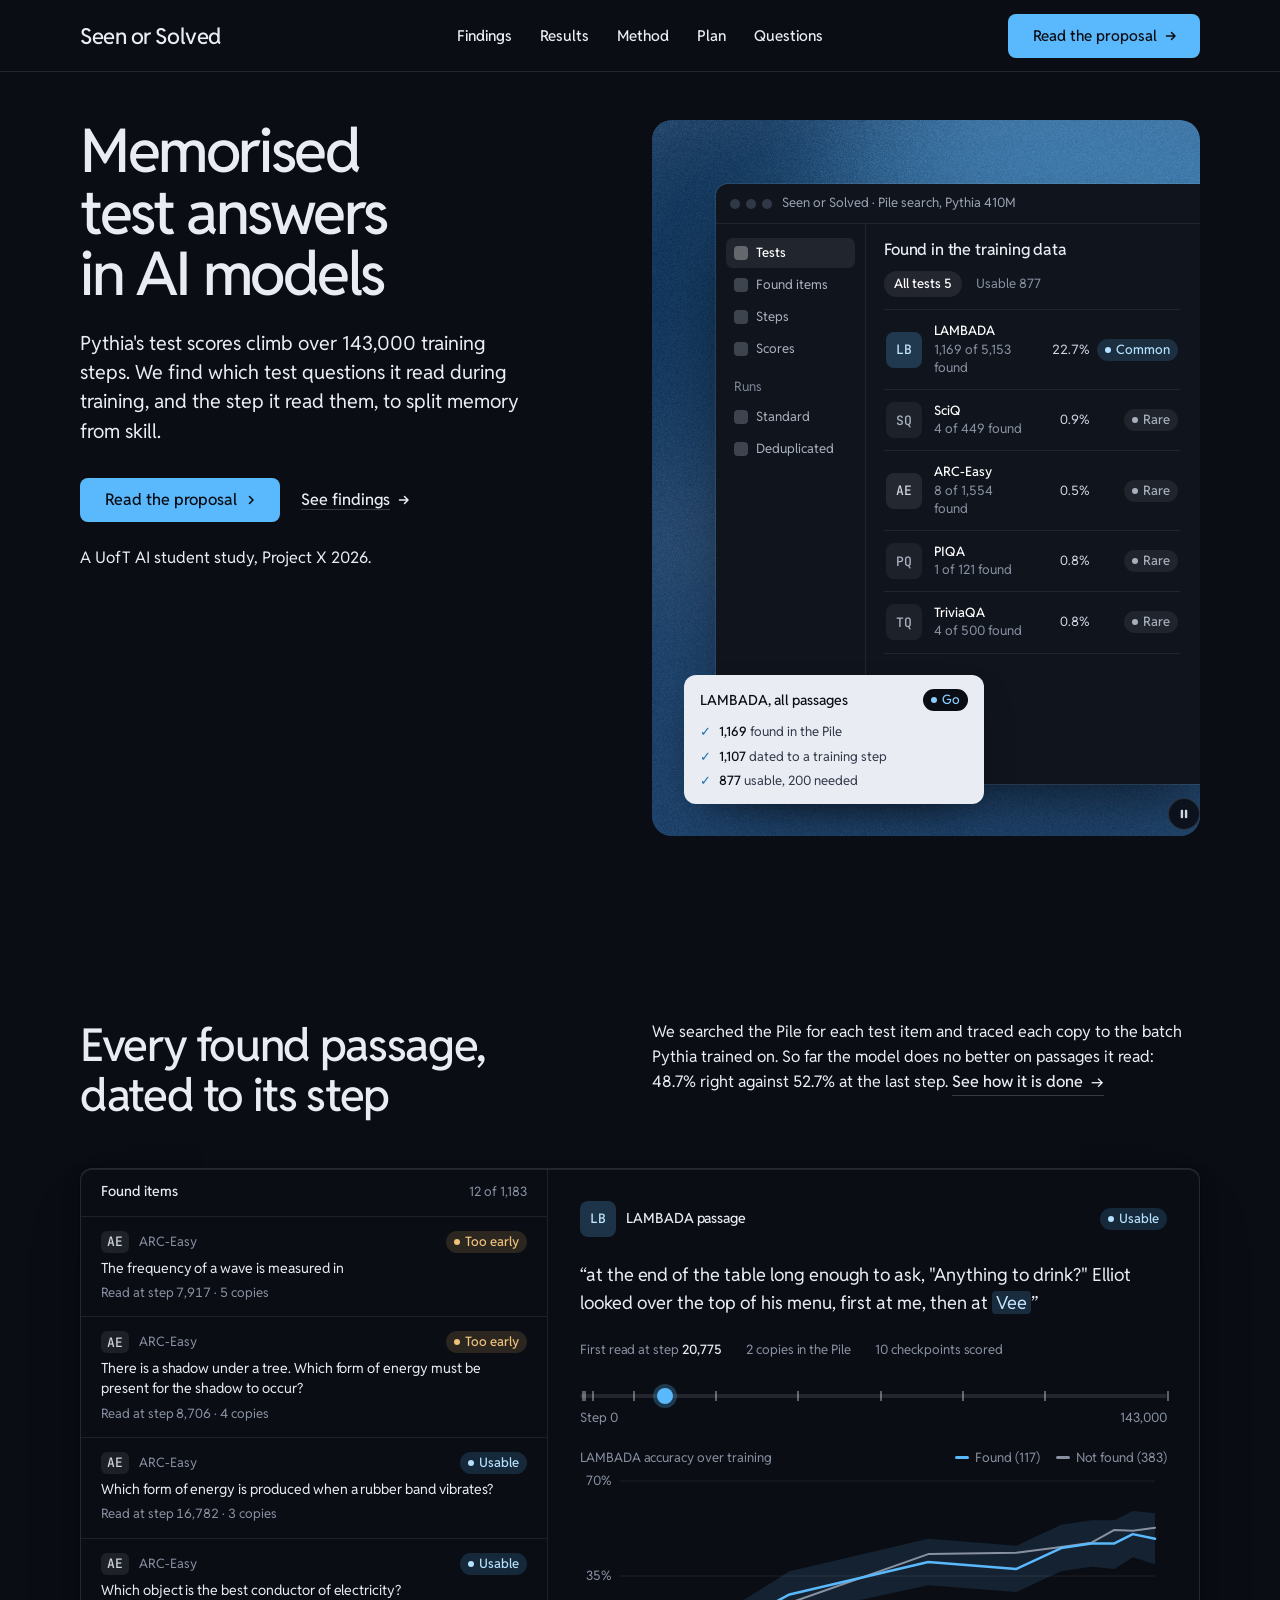
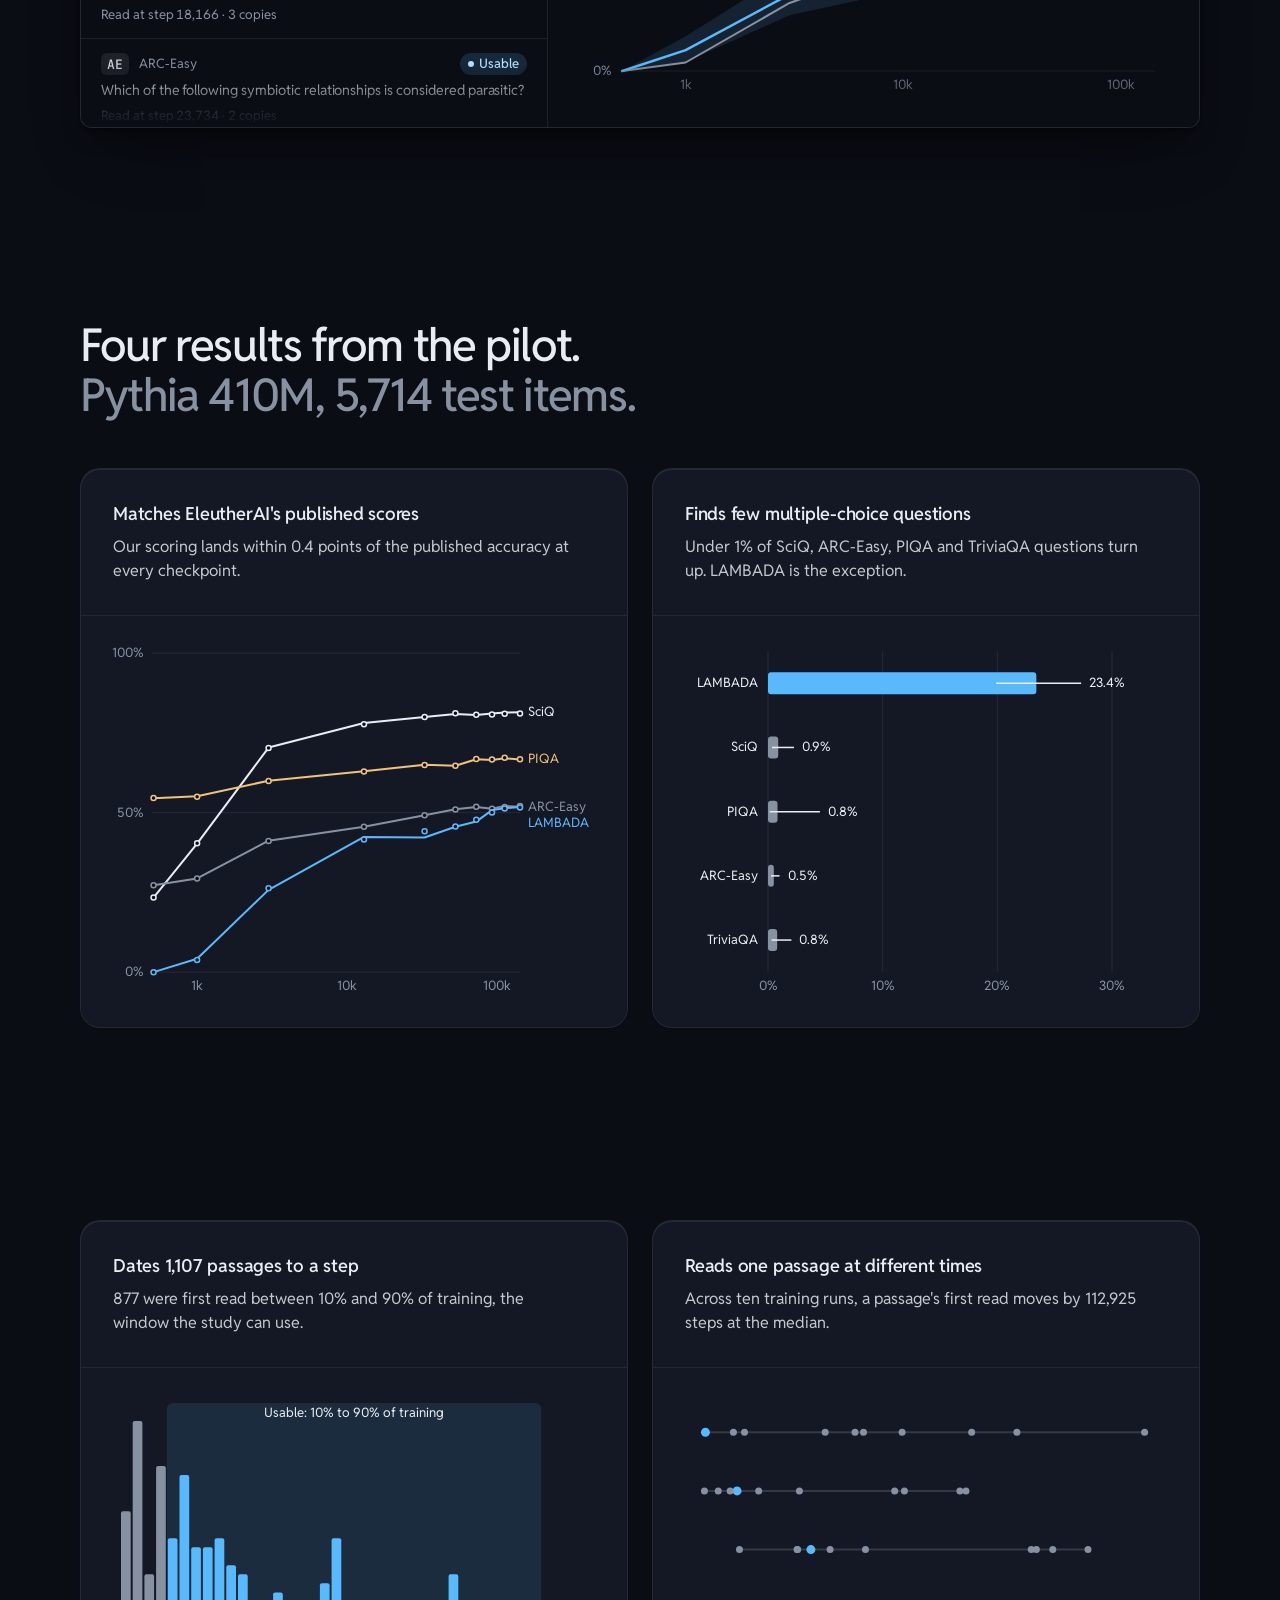
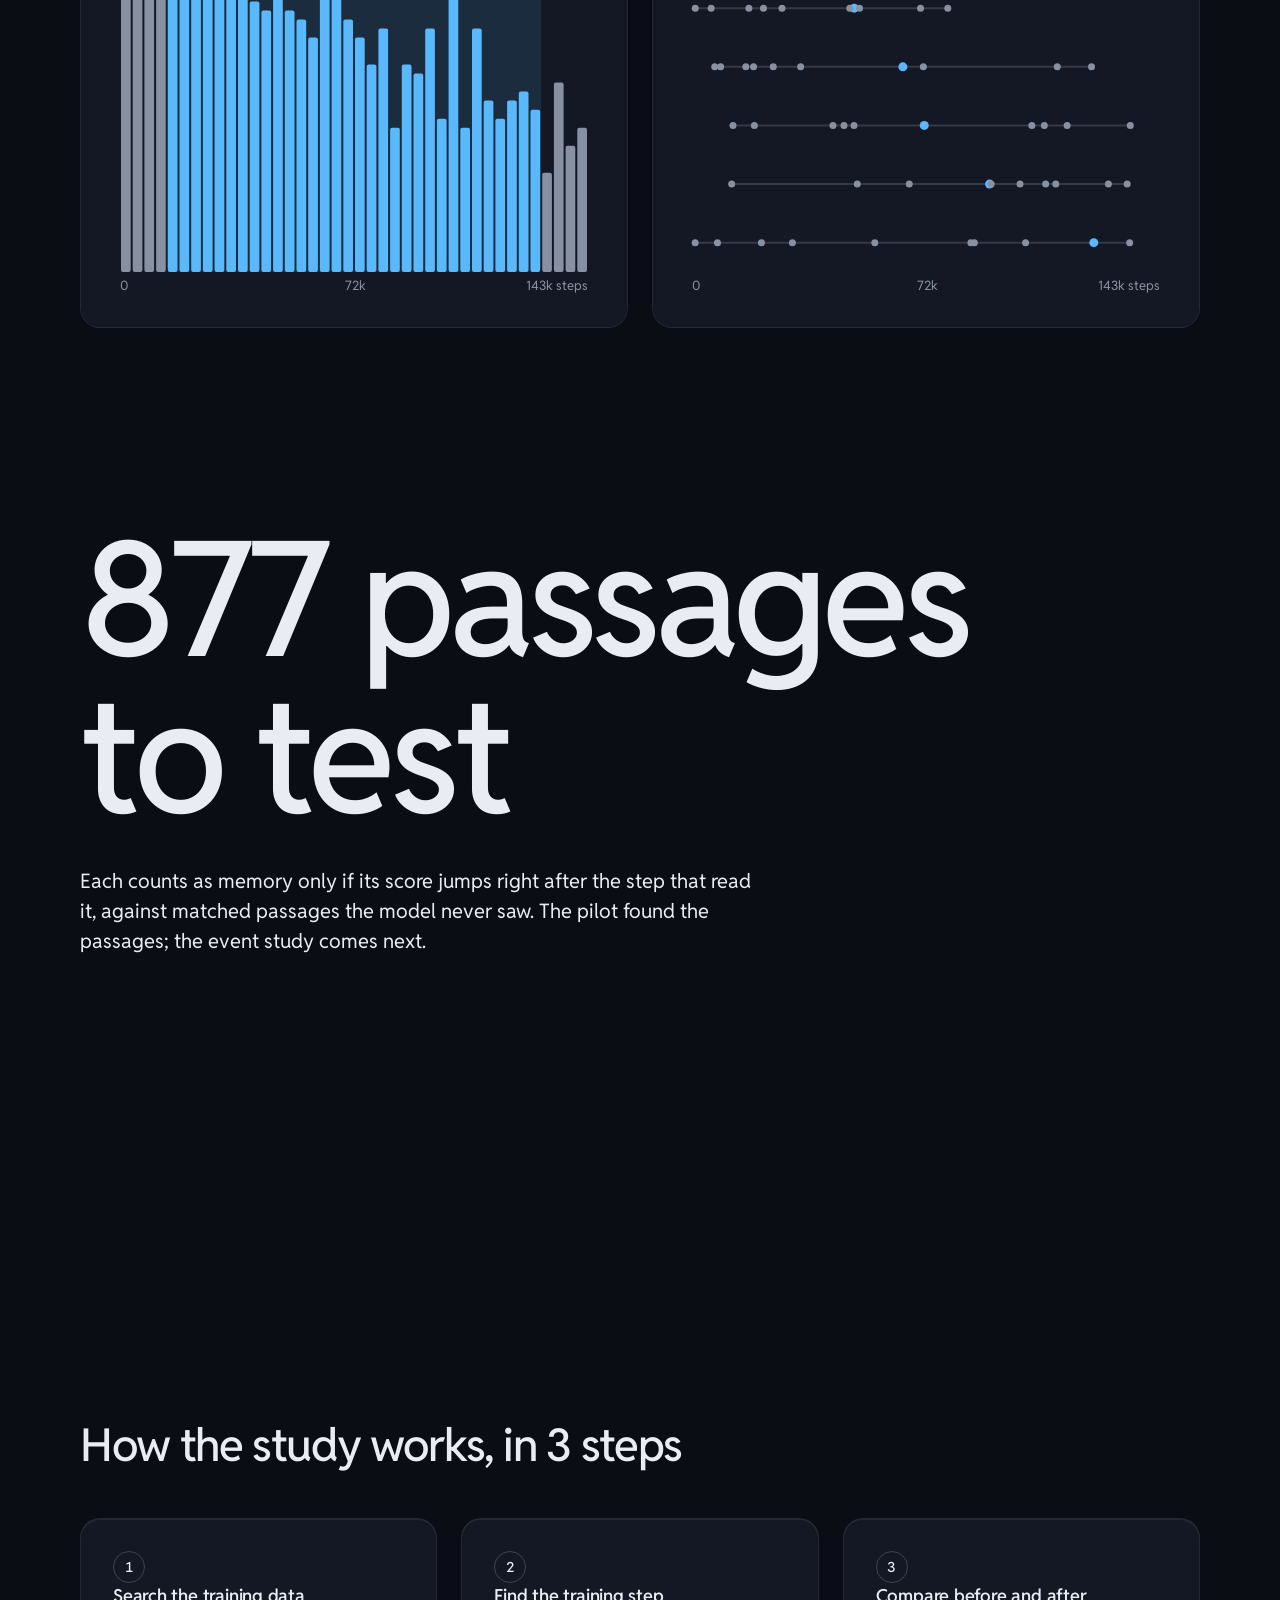
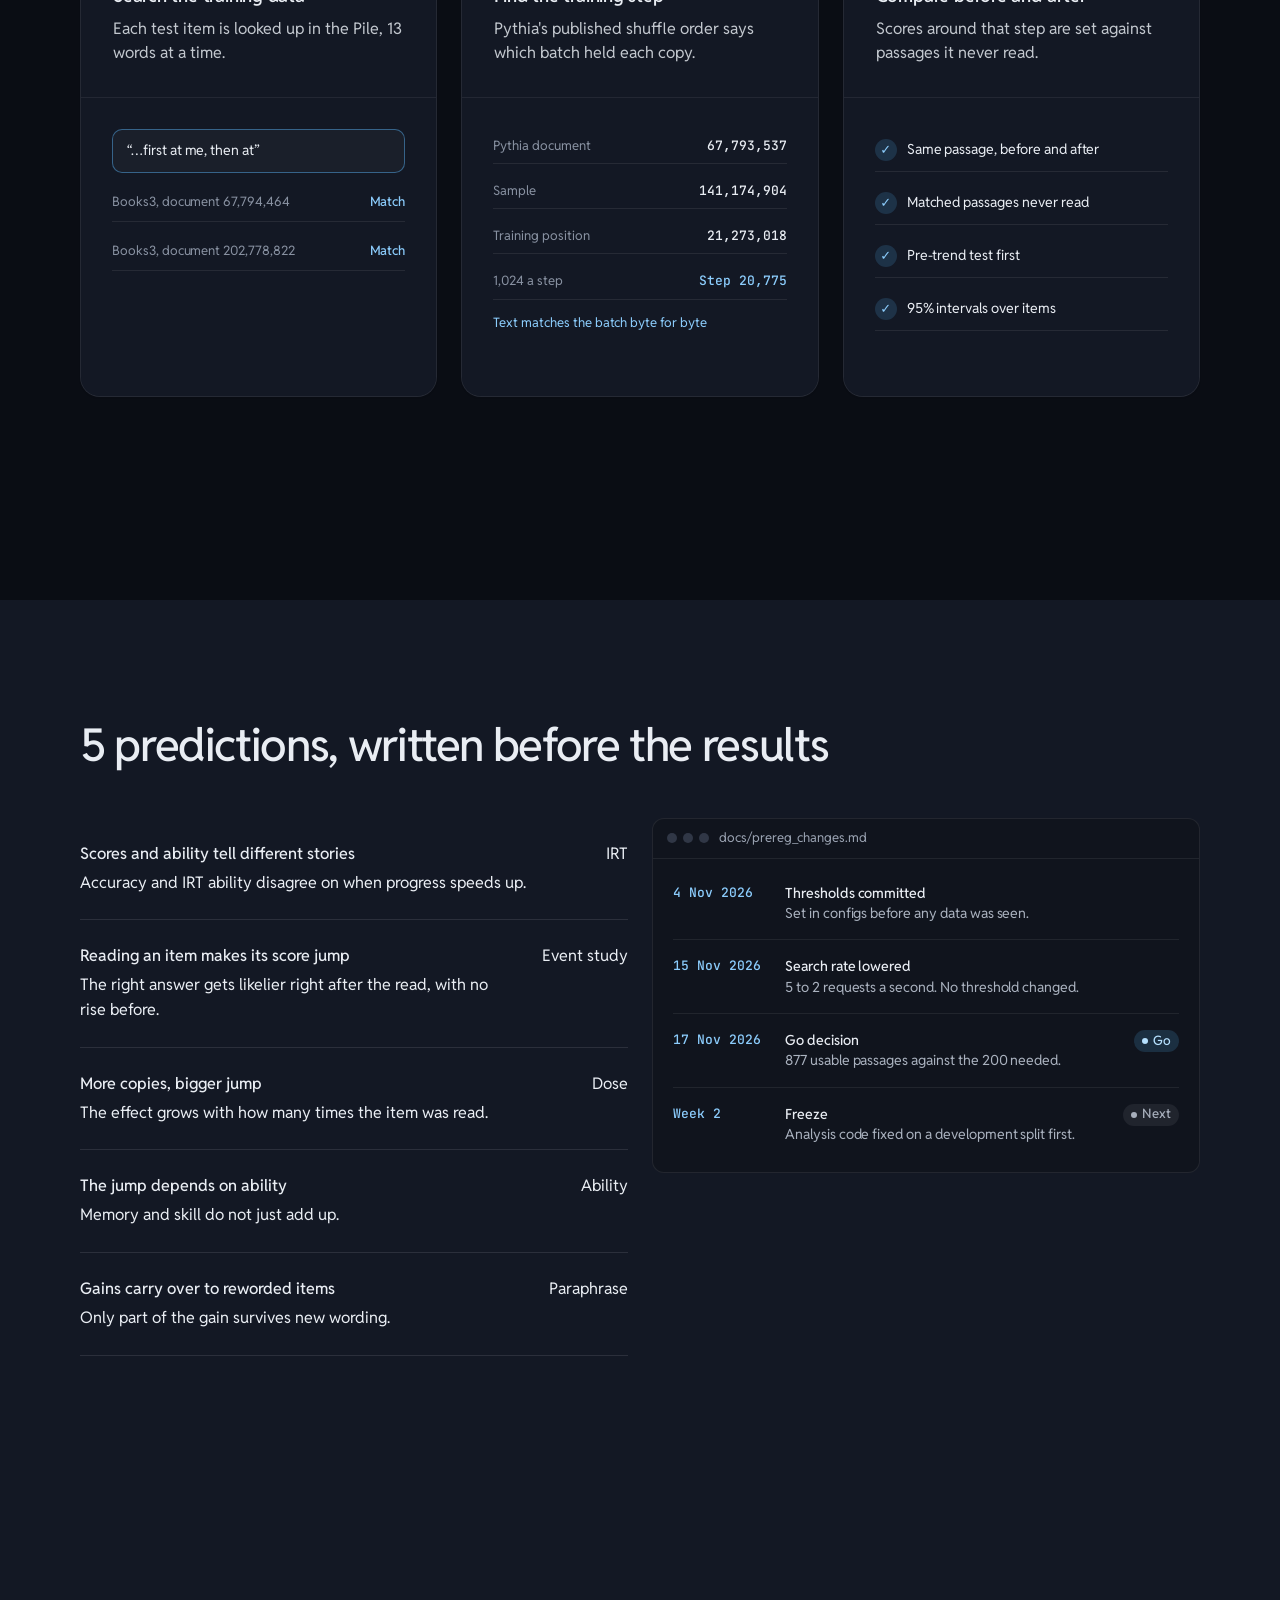
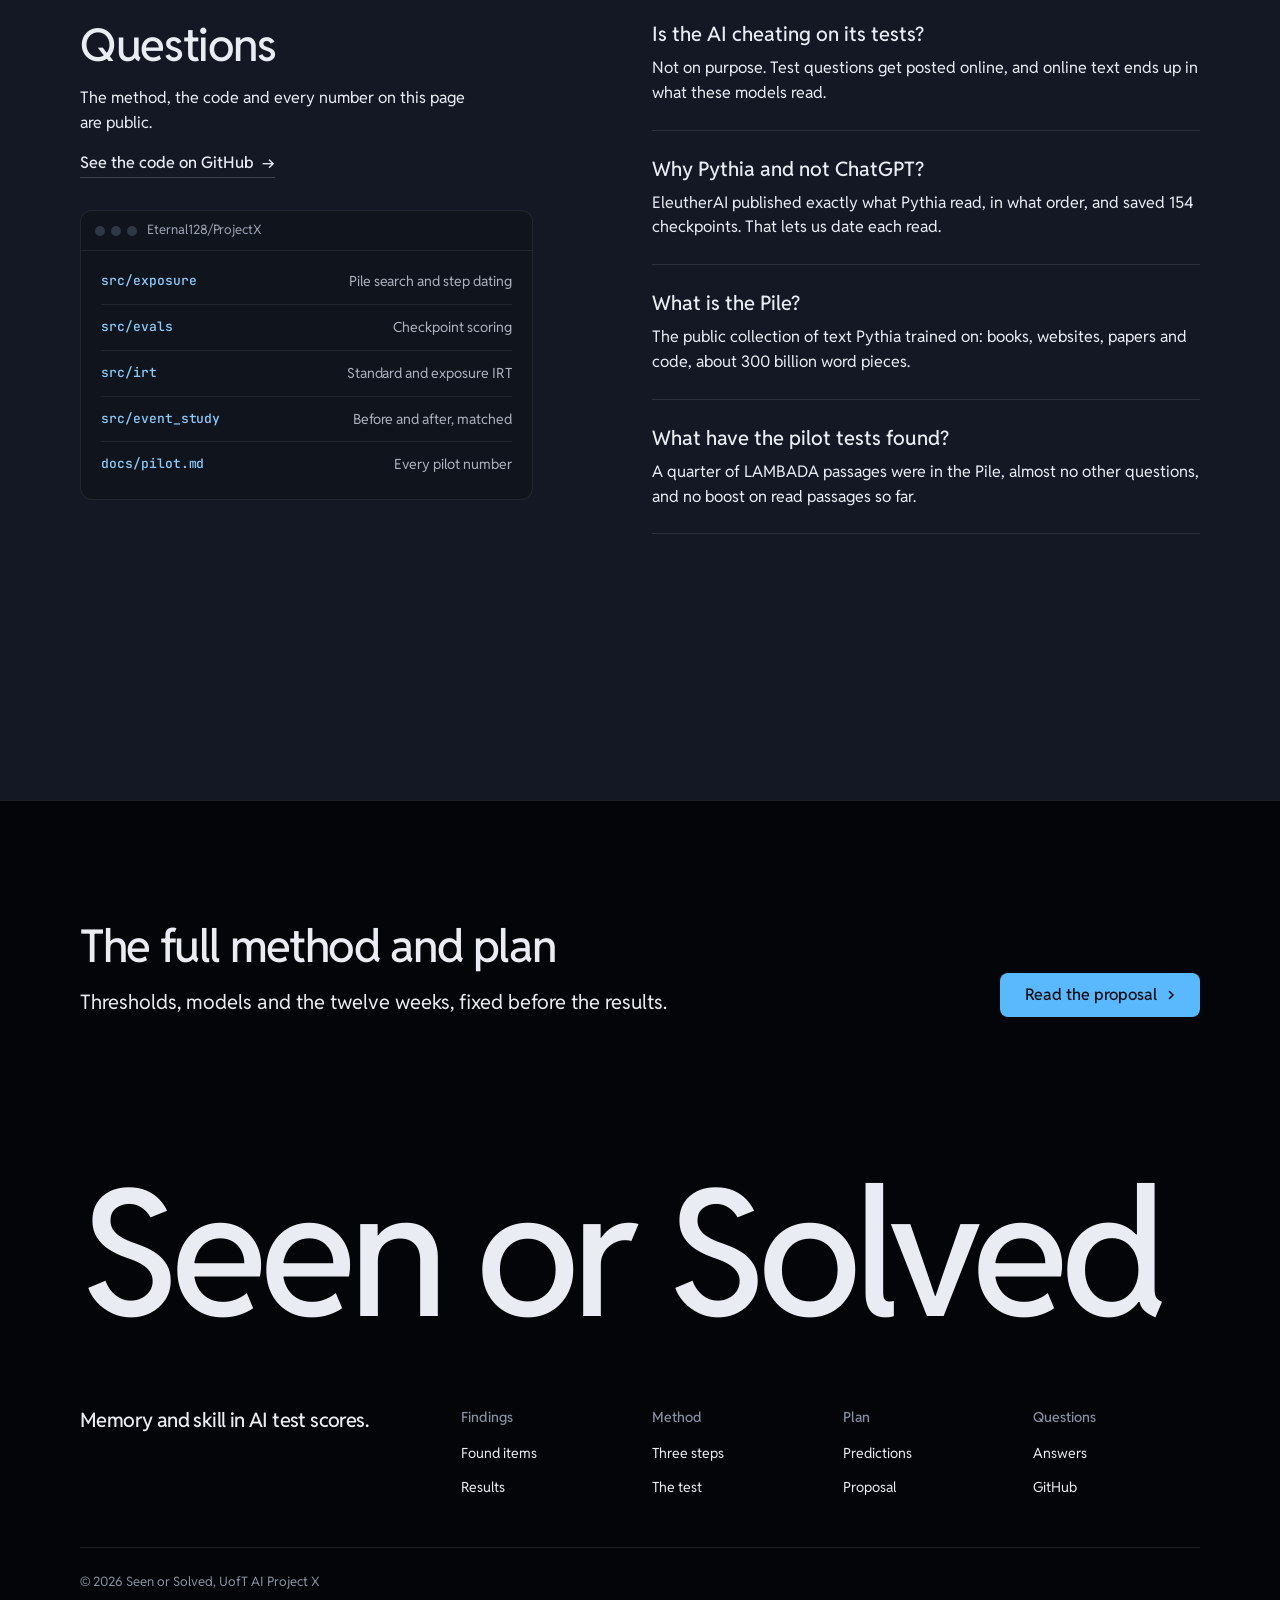
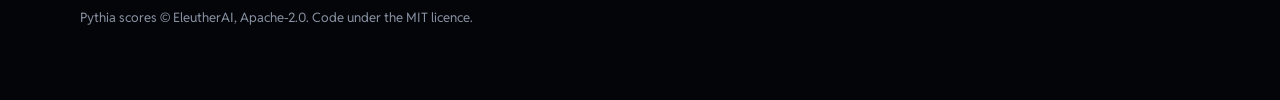
<file: site/index.html>
<!doctype html>
<html lang="en" data-type="software" data-radius="soft" data-buttons="arrow" data-motion>
<head>
<meta charset="utf-8">
<meta name="viewport" content="width=device-width, initial-scale=1, viewport-fit=cover">
<title>Seen or Solved: how much of an AI's test progress is memory</title>
<meta name="description" content="A UofT AI student study that finds which test questions Pythia read in training, and when, to separate memorised answers from real skill.">
<meta property="og:type" content="website">
<meta property="og:title" content="Seen or Solved: how much of an AI's test progress is memory">
<meta property="og:description" content="We find which test questions Pythia read in training, and when, to separate memorised answers from real skill.">
<meta property="og:image" content="share.jpg">
<meta name="twitter:card" content="summary_large_image">
<link rel="icon" href="favicon.svg" type="image/svg+xml">
<meta name="theme-color" content="#0a0d14">
<!-- <link rel="canonical" href="https://[the project's own domain]/"> -->
<meta name="site-kind" content="software">
<meta name="page-type" content="software">
<link rel="preconnect" href="https://fonts.googleapis.com">
<link rel="preconnect" href="https://fonts.gstatic.com" crossorigin>
<link href="https://fonts.googleapis.com/css2?family=Reddit+Sans:wght@400..700&family=JetBrains+Mono:wght@400..500&display=swap" rel="stylesheet">
<link rel="stylesheet" href="assets/system.css">
<link rel="stylesheet" href="assets/ui/cards.css">
<link rel="stylesheet" href="assets/motion/motion.css">
<link rel="stylesheet" href="assets/backgrounds/backgrounds.css">
<link rel="stylesheet" href="assets/layout/layout.css">
<link rel="stylesheet" href="assets/icons/icon.css">
<style>
:root {
  --p-bg: #0a0d14; --p-surface: #131824; --p-ink: #e9edf3; --p-muted: #8891a1;
  --p-accent: #5ab9fc; --p-accent-ink: #0a0d14; --p-action: #5ab9fc; --p-action-ink: #0a0d14;
  --p-inv-bg: #e9edf3; --p-inv-surface: #d7dbe1; --p-inv-ink: #0a0d14; --p-inv-muted: #54575f;
  --p-inv-accent: #0a0d14; --p-inv-accent-ink: #e9edf3; --p-inv-action: #0a0d14; --p-inv-action-ink: #e9edf3;
  --font-display: "Reddit Sans", system-ui, sans-serif;
  --font-text: "Reddit Sans", system-ui, sans-serif;
  --font-mono: "JetBrains Mono", ui-monospace, "SFMono-Regular", Menlo, Consolas, monospace;
  --display-weight: 500;
  --display-tracking: -0.03em;
  --display-tracking-xl: -0.04em;
}
</style>
<link rel="stylesheet" href="assets/ui/base.css">
<link rel="stylesheet" href="assets/css/home.css">
<script>document.documentElement.classList.add('m-enter');setTimeout(()=>document.documentElement.classList.add('m-enter-done'),700)</script>
<script src="assets/backgrounds/backgrounds.js"></script>
<script>document.documentElement.classList.add('mo-js');setTimeout(()=>document.documentElement.classList.add('mo-safe'),2500)</script>
<link rel="modulepreload" href="assets/moments/moments.js">
<link rel="modulepreload" href="assets/moments/lib.js">
<link rel="modulepreload" href="assets/moments/letters-assemble/moment.js">
</head>
<body>
<!-- type: software (a research study of an AI model, shown as the instrument it runs)
     deal: hero collage, nav nav-centre (nav-cards dealt; no photographs, so dealt again from its list), close close-word,
           footer footer-dark, rhythm surface-pairs, buttons arrow, mark wordmark, ground sky
     palette blue-black-cornflower (a dark screen and one blue: the room a model is trained and tested in); type reddit
     effect: grain-gradient in the hero frame; moment: letters-assemble in #why (its own statement section) -->

<header class="nav nav--centre">
  <div class="wrap nav__bar">
    <a class="skip-link" href="#top">Skip to content</a>
    <a class="nav__logo" href="#top">Seen or Solved</a>
    <nav class="nav__links" aria-label="Main">
      <div class="nav__item"><a class="nav__link" href="#findings">Findings</a></div>
      <div class="nav__item"><a class="nav__link" href="#results">Results</a></div>
      <div class="nav__item"><a class="nav__link" href="#method">Method</a></div>
      <div class="nav__item"><a class="nav__link" href="#plan">Plan</a></div>
      <div class="nav__item"><a class="nav__link" href="#questions">Questions</a></div>
    </nav>
    <div class="nav__actions">
      <a class="btn btn--primary" href="proposal.html">Read the proposal</a>
    </div>
    <button class="nav__toggle" type="button" aria-expanded="false" aria-label="Menu">
      <svg width="18" height="18" viewBox="0 0 18 18" aria-hidden="true"><path d="M2 5h14M2 13h14" stroke="currentColor" stroke-width="1.6" stroke-linecap="round"/></svg>
    </button>
  </div>
</header>

<main id="top">
  <section class="hero hero--collage" data-enter aria-labelledby="hero-h">
    <div class="wrap"><div class="hero-text grid hero__grid">
      <div class="hero__text span-5">
        <h1 id="hero-h">Memorised test answers in AI models</h1>
        <p class="hero__lead">Pythia's test scores climb over 143,000 training steps. We find which test questions it read during training, and the step it read them, to split memory from skill.</p>
        <div class="btn-row"><a class="btn btn--primary" href="proposal.html">Read the proposal<svg class="m-arrow" viewBox="0 0 12 12" aria-hidden="true"><path class="m-arrow__stem" d="M1 6h8"/><path class="m-arrow__head" d="M4.5 2.5 8 6l-3.5 3.5"/></svg></a><a class="btn btn--secondary" href="#findings">See findings</a></div>
        <p class="hero__proof">A UofT AI student study, Project X 2026.</p>
      </div>
      <div class="hero__art span-6 start-7" style="--ground-bg:#2a4a6e;--ground-surface:#3a6390;--ground-ink:#e9edf3;--ground-muted:#b9c6d6;--ground-accent:#5ab9fc" data-fx="grain-gradient" data-fx-seed="7" role="img" aria-label="The study's search of Pythia's training data: a quarter of LAMBADA passages found, under 1% of the other tests; 877 passages usable">
        <div class="ly-piece ly-piece--main sw-win" aria-hidden="true">
          <div class="sw-win__bar"><span class="sw-win__dots"><i></i><i></i><i></i></span><span>Seen or Solved · Pile search, Pythia 410M</span></div>
          <div class="sw-win__body">
            <div class="sw-side">
              <span class="is-on"><i></i>Tests</span><span><i></i>Found items</span><span><i></i>Steps</span><span><i></i>Scores</span>
              <span class="sw-side__label">Runs</span><span><i></i>Standard</span><span><i></i>Deduplicated</span>
            </div>
            <div class="sw-main">
              <div class="sw-main__head"><h4>Found in the training data</h4></div>
              <div class="sw-tabs"><span class="is-on">All tests 5</span><span>Usable 877</span></div>
              <div class="sw-rows">
<div class="sw-row"><span class="sw-tag sw-tag--lambada">LB</span><div><b>LAMBADA</b><small>1,169 of 5,153 found</small></div><span class="num">22.7%</span><span class="sw-chip sw-chip--high">Common</span></div>
<div class="sw-row"><span class="sw-tag sw-tag--sciq">SQ</span><div><b>SciQ</b><small>4 of 449 found</small></div><span class="num">0.9%</span><span class="sw-chip sw-chip--low">Rare</span></div>
<div class="sw-row"><span class="sw-tag sw-tag--arc_easy">AE</span><div><b>ARC-Easy</b><small>8 of 1,554 found</small></div><span class="num">0.5%</span><span class="sw-chip sw-chip--low">Rare</span></div>
<div class="sw-row"><span class="sw-tag sw-tag--piqa">PQ</span><div><b>PIQA</b><small>1 of 121 found</small></div><span class="num">0.8%</span><span class="sw-chip sw-chip--low">Rare</span></div>
<div class="sw-row"><span class="sw-tag sw-tag--triviaqa">TQ</span><div><b>TriviaQA</b><small>4 of 500 found</small></div><span class="num">0.8%</span><span class="sw-chip sw-chip--low">Rare</span></div>
              </div>
            </div>
          </div>
        </div>
        <div class="ly-piece ly-piece--note sw-card" aria-hidden="true" data-ly-steps="700">
          <div class="sw-card__row"><h5>LAMBADA, all passages</h5><span class="sw-chip sw-chip--high" data-step data-step-at="4">Go</span></div>
          <div class="sw-note" data-step><i>✓</i><span><b>1,169</b> found in the Pile</span></div>
          <div class="sw-note" data-step><i>✓</i><span><b>1,107</b> dated to a training step</span></div>
          <div class="sw-note" data-step><i>✓</i><span><b>877</b> usable, 200 needed</span></div>
        </div>
      </div>
    </div></div>
  </section>

  <section class="section" id="findings" aria-labelledby="findings-h">
    <div class="wrap">
      <div class="grid">
        <h2 class="span-5" id="findings-h">Every found passage, dated to its step</h2>
        <p class="span-6 start-7">We searched the Pile for each test item and traced each copy to the batch Pythia trained on. So far the model does no better on passages it read: 48.7% right against 52.7% at the last step. <a class="link" href="#method">See how it is done</a></p>
      </div>
      <div class="ui app fill">
        <div class="app__pane app__pane--list">
          <div class="sw-list" role="img" aria-label="Twelve test items found in Pythia's training data, each with the step that first read it">
            <div class="sw-list__head"><span>Found items</span><span class="sw-list__count">12 of 1,183</span></div>
<div class="sw-item"><div class="sw-item__top"><span class="sw-tag sw-tag--arc_easy">AE</span><span class="sw-item__who">ARC-Easy</span><span class="sw-chip sw-chip--mid">Too early</span></div><p class="sw-item__text">The frequency of a wave is measured in</p><span class="sw-item__sub">Read at step 7,917 · 5 copies</span></div>
<div class="sw-item"><div class="sw-item__top"><span class="sw-tag sw-tag--arc_easy">AE</span><span class="sw-item__who">ARC-Easy</span><span class="sw-chip sw-chip--mid">Too early</span></div><p class="sw-item__text">There is a shadow under a tree. Which form of energy must be present for the shadow to occur?</p><span class="sw-item__sub">Read at step 8,706 · 4 copies</span></div>
<div class="sw-item"><div class="sw-item__top"><span class="sw-tag sw-tag--arc_easy">AE</span><span class="sw-item__who">ARC-Easy</span><span class="sw-chip sw-chip--high">Usable</span></div><p class="sw-item__text">Which form of energy is produced when a rubber band vibrates?</p><span class="sw-item__sub">Read at step 16,782 · 3 copies</span></div>
<div class="sw-item"><div class="sw-item__top"><span class="sw-tag sw-tag--arc_easy">AE</span><span class="sw-item__who">ARC-Easy</span><span class="sw-chip sw-chip--high">Usable</span></div><p class="sw-item__text">Which object is the best conductor of electricity?</p><span class="sw-item__sub">Read at step 18,166 · 3 copies</span></div>
<div class="sw-item"><div class="sw-item__top"><span class="sw-tag sw-tag--arc_easy">AE</span><span class="sw-item__who">ARC-Easy</span><span class="sw-chip sw-chip--high">Usable</span></div><p class="sw-item__text">Which of the following symbiotic relationships is considered parasitic?</p><span class="sw-item__sub">Read at step 23,734 · 2 copies</span></div>
<div class="sw-item"><div class="sw-item__top"><span class="sw-tag sw-tag--piqa">PQ</span><span class="sw-item__who">PIQA</span><span class="sw-chip sw-chip--high">Usable</span></div><p class="sw-item__text">How to Tell if an Avocado is Bad</p><span class="sw-item__sub">Read at step 65,007 · 2 copies</span></div>
<div class="sw-item is-on"><div class="sw-item__top"><span class="sw-tag sw-tag--lambada">LB</span><span class="sw-item__who">LAMBADA</span><span class="sw-chip sw-chip--high">Usable</span></div><p class="sw-item__text">…over the top of his menu, first at me, then at ___</p><span class="sw-item__sub">Read at step 20,775 · 2 copies</span></div>
<div class="sw-item"><div class="sw-item__top"><span class="sw-tag sw-tag--lambada">LB</span><span class="sw-item__who">LAMBADA</span><span class="sw-chip sw-chip--high">Usable</span></div><p class="sw-item__text">…leg dangling in the air, the other still lying on the ___</p><span class="sw-item__sub">Read at step 34,627 · 2 copies</span></div>
<div class="sw-item"><div class="sw-item__top"><span class="sw-tag sw-tag--lambada">LB</span><span class="sw-item__who">LAMBADA</span><span class="sw-chip sw-chip--high">Usable</span></div><p class="sw-item__text">…upstairs. He&#x27;d be cross with us for comparing him to a ___</p><span class="sw-item__sub">Read at step 51,679 · 2 copies</span></div>
<div class="sw-item"><div class="sw-item__top"><span class="sw-tag sw-tag--lambada">LB</span><span class="sw-item__who">LAMBADA</span><span class="sw-chip sw-chip--high">Usable</span></div><p class="sw-item__text">…Pam said. &quot;I have to obey him, but I do it ___</p><span class="sw-item__sub">Read at step 69,274 · 2 copies</span></div>
<div class="sw-item"><div class="sw-item__top"><span class="sw-tag sw-tag--lambada">LB</span><span class="sw-item__who">LAMBADA</span><span class="sw-chip sw-chip--high">Usable</span></div><p class="sw-item__text">…came and went as he chose. &quot;These matters are nothing,&quot; said ___</p><span class="sw-item__sub">Read at step 91,882 · 2 copies</span></div>
<div class="sw-item"><div class="sw-item__top"><span class="sw-tag sw-tag--lambada">LB</span><span class="sw-item__who">LAMBADA</span><span class="sw-chip sw-chip--high">Usable</span></div><p class="sw-item__text">…They had orders to take your mother to the Fount,&quot; said ___</p><span class="sw-item__sub">Read at step 115,295 · 1 copy</span></div>
          </div>
        </div>
        <div class="app__pane app__pane--open">
          <div class="sw-open" role="img" aria-label="One LAMBADA passage, first read at step 20,775, and accuracy on found and unfound passages over training">
            <div class="sw-open__head"><span class="sw-tag sw-tag--lambada">LB</span><span>LAMBADA passage</span><span class="sw-chip sw-chip--high">Usable</span></div>
            <p class="sw-open__text">“at the end of the table long enough to ask, &quot;Anything to drink?&quot; Elliot looked over the top of his menu, first at me, then at <mark>Vee</mark>”</p>
            <div class="sw-open__meta"><span>First read at step <b>20,775</b></span><span>2 copies in the Pile</span><span>10 checkpoints scored</span></div>
            <div class="sw-track" aria-hidden="true"><span class="sw-track__line"><i style="left:0.36%"></i><i style="left:0.70%"></i><i style="left:2.10%"></i><i style="left:9.09%"></i><i style="left:23.08%"></i><i style="left:37.06%"></i><i style="left:51.05%"></i><i style="left:65.03%"></i><i style="left:79.02%"></i><i style="left:100.00%"></i></span><span class="sw-track__read" style="left:14.53%"></span><span class="sw-track__lab sw-track__lab--start">Step 0</span><span class="sw-track__lab sw-track__lab--end">143,000</span></div>
            <div class="sw-open__chart">
              <div class="sw-open__chart-head"><span>LAMBADA accuracy over training</span><span class="sw-legend"><span><i class="k-found"></i>Found (117)</span><span><i class="k-clean"></i>Not found (383)</span></span></div>
              <div class="chart" id="chart-groups"></div>
            </div>
          </div>
        </div>
      </div>
    </div>
  </section>

  <section class="section g2" id="results" aria-labelledby="results-h">
    <div class="wrap">
      <div class="group">
        <div class="section-head">
          <h2 id="results-h">Four results from the pilot. <span class="muted">Pythia 410M, 5,714 test items.</span></h2>
        </div>
        <div class="grid">
          <article class="card card--row span-6">
            <h3>Matches EleutherAI's published scores</h3>
            <p>Our scoring lands within 0.4 points of the published accuracy at every checkpoint.</p>
            <div class="panel panel--flush"><div class="chart chart--panel" id="chart-acc" role="img" aria-label="Accuracy of Pythia 410M on SciQ, PIQA, ARC-Easy and LAMBADA over training, our scoring as lines and EleutherAI's published accuracy as dots"></div></div>
          </article>
          <article class="card card--row span-6">
            <h3>Finds few multiple-choice questions</h3>
            <p>Under 1% of SciQ, ARC-Easy, PIQA and TriviaQA questions turn up. LAMBADA is the exception.</p>
            <div class="panel panel--flush"><div class="chart chart--panel" id="chart-cov" role="img" aria-label="Share of each test found in the Pile with 95% intervals: LAMBADA 23%, the others under 1%"></div></div>
          </article>
        </div>
      </div>
      <div class="grid">
        <article class="card card--row span-6">
          <h3>Dates 1,107 passages to a step</h3>
          <p>877 were first read between 10% and 90% of training, the window the study can use.</p>
          <div class="panel panel--flush"><div class="chart chart--panel" id="chart-dates" role="img" aria-label="When each LAMBADA passage was first read during training, with the usable window from 10% to 90% marked"></div></div>
        </article>
        <article class="card card--row span-6">
          <h3>Reads one passage at different times</h3>
          <p>Across ten training runs, a passage's first read moves by 112,925 steps at the median.</p>
          <div class="panel panel--flush"><div class="chart chart--panel" id="chart-seeds" role="img" aria-label="Eight passages, each first read at very different steps in ten training runs"></div></div>
        </article>
      </div>
    </div>
  </section>

  <section class="section" id="why" data-moment="letters-assemble" aria-labelledby="why-h">
    <div class="wrap">
      <h2 class="mo-la__type" id="why-h">877 passages to test</h2>
      <p class="mo-la__sub">Each counts as memory only if its score jumps right after the step that read it, against matched passages the model never saw. The pilot found the passages; the event study comes next.</p>
    </div>
  </section>

  <section class="section" id="method" style="--hm: 2" aria-labelledby="method-h">
    <div class="wrap">
      <div class="section-head">
        <h2 id="method-h">How the study works, in 3 steps</h2>
      </div>
      <div class="grid">
        <article class="card card--row span-4">
          <span class="step-num">1</span>
          <h3>Search the training data</h3>
          <p>Each test item is looked up in the Pile, 13 words at a time.</p>
          <div class="panel panel--flush">
            <div class="sw-mini ui" role="img" aria-label="A 13-word search of the Pile with two matching Books3 documents">
              <div class="sw-field">“…first at me, then at”</div>
              <div class="sw-hit"><span>Books3, document 67,794,464</span><b>Match</b></div>
              <div class="sw-hit"><span>Books3, document 202,778,822</span><b>Match</b></div>
            </div>
          </div>
        </article>
        <article class="card card--row span-4">
          <span class="step-num">2</span>
          <h3>Find the training step</h3>
          <p>Pythia's published shuffle order says which batch held each copy.</p>
          <div class="panel panel--flush">
            <div class="sw-mini sw-mini--mono ui" role="img" aria-label="One copy traced from its Pythia document to its sample, training position and step 20,775">
              <div><span>Pythia document</span><b>67,793,537</b></div>
              <div><span>Sample</span><b>141,174,904</b></div>
              <div><span>Training position</span><b>21,273,018</b></div>
              <div><span>1,024 a step</span><b>Step 20,775</b></div>
              <div class="sw-mini__ok">Text matches the batch byte for byte</div>
            </div>
          </div>
        </article>
        <article class="card card--row span-4">
          <span class="step-num">3</span>
          <h3>Compare before and after</h3>
          <p>Scores around that step are set against passages it never read.</p>
          <div class="panel panel--flush">
            <div class="sw-mini ui" role="img" aria-label="The four checks of the comparison">
              <div class="sw-check"><i>✓</i>Same passage, before and after</div>
              <div class="sw-check"><i>✓</i>Matched passages never read</div>
              <div class="sw-check"><i>✓</i>Pre-trend test first</div>
              <div class="sw-check"><i>✓</i>95% intervals over items</div>
            </div>
          </div>
        </article>
      </div>
    </div>
  </section>

  <section class="section ground-surface" id="plan" style="--hm: 2" aria-labelledby="plan-h">
    <div class="wrap">
      <div class="section-head">
        <h2 id="plan-h">5 predictions, written before the results</h2>
      </div>
      <div class="grid grid--top">
        <ul class="rows span-6">
          <li><span class="rows__name">Scores and ability tell different stories</span><p>Accuracy and IRT ability disagree on when progress speeds up.</p><span class="rows__value">IRT</span></li>
          <li><span class="rows__name">Reading an item makes its score jump</span><p>The right answer gets likelier right after the read, with no rise before.</p><span class="rows__value">Event study</span></li>
          <li><span class="rows__name">More copies, bigger jump</span><p>The effect grows with how many times the item was read.</p><span class="rows__value">Dose</span></li>
          <li><span class="rows__name">The jump depends on ability</span><p>Memory and skill do not just add up.</p><span class="rows__value">Ability</span></li>
          <li><span class="rows__name">Gains carry over to reworded items</span><p>Only part of the gain survives new wording.</p><span class="rows__value">Paraphrase</span></li>
        </ul>
        <div class="sw-log ui span-6 start-7" role="img" aria-label="The study's dated change log: thresholds committed on 4 November 2026 before any data, the search rate lowered on 15 November, and the go decision on 17 November with 877 usable passages">
          <div class="sw-win__bar"><span class="sw-win__dots"><i></i><i></i><i></i></span><span>docs/prereg_changes.md</span></div>
          <div class="sw-log__body">
            <div class="sw-log__row"><span class="sw-log__date">4 Nov 2026</span><div><b>Thresholds committed</b><span>Set in configs before any data was seen.</span></div></div>
            <div class="sw-log__row"><span class="sw-log__date">15 Nov 2026</span><div><b>Search rate lowered</b><span>5 to 2 requests a second. No threshold changed.</span></div></div>
            <div class="sw-log__row"><span class="sw-log__date">17 Nov 2026</span><div><b>Go decision</b><span>877 usable passages against the 200 needed.</span></div><span class="sw-chip sw-chip--high">Go</span></div>
            <div class="sw-log__row"><span class="sw-log__date">Week 2</span><div><b>Freeze</b><span>Analysis code fixed on a development split first.</span></div><span class="sw-chip sw-chip--low">Next</span></div>
          </div>
        </div>
      </div>
    </div>
  </section>

  <section class="section ground-surface" id="questions" style="--hm: 2" aria-labelledby="questions-h">
    <div class="wrap">
      <div class="grid grid--top fill">
        <div class="span-5 stack-4">
          <h2 id="questions-h">Questions</h2>
          <p>The method, the code and every number on this page are public.</p>
          <a class="link" href="https://github.com/Eternal128/ProjectX">See the code on GitHub</a>
          <div class="sw-log sw-repo ui" role="img" aria-label="The study's public repository: code for the Pile search, step dating, scoring, the IRT models and the event study, with the pilot write-up">
            <div class="sw-win__bar"><span class="sw-win__dots"><i></i><i></i><i></i></span><span>Eternal128/ProjectX</span></div>
            <div class="sw-repo__body">
              <div><span class="sw-repo__dir">src/exposure</span><span>Pile search and step dating</span></div>
              <div><span class="sw-repo__dir">src/evals</span><span>Checkpoint scoring</span></div>
              <div><span class="sw-repo__dir">src/irt</span><span>Standard and exposure IRT</span></div>
              <div><span class="sw-repo__dir">src/event_study</span><span>Before and after, matched</span></div>
              <div><span class="sw-repo__dir">docs/pilot.md</span><span>Every pilot number</span></div>
            </div>
          </div>
        </div>
        <div class="faq span-6 start-7">
          <div class="faq__item"><h3>Is the AI cheating on its tests?</h3><p>Not on purpose. Test questions get posted online, and online text ends up in what these models read.</p></div>
          <div class="faq__item"><h3>Why Pythia and not ChatGPT?</h3><p>EleutherAI published exactly what Pythia read, in what order, and saved 154 checkpoints. That lets us date each read.</p></div>
          <div class="faq__item"><h3>What is the Pile?</h3><p>The public collection of text Pythia trained on: books, websites, papers and code, about 300 billion word pieces.</p></div>
          <div class="faq__item"><h3>What have the pilot tests found?</h3><p>A quarter of LAMBADA passages were in the Pile, almost no other questions, and no boost on read passages so far.</p></div>
        </div>
      </div>
    </div>
  </section>
</main>

<footer class="footer closing footer--dark ground-inverse g2m" id="contact" aria-labelledby="close-h">
  <div class="wrap">
    <div class="closing__cta close--word">
      <div class="section-head--split">
        <div><h2 id="close-h">The full method and plan</h2><p class="t-lead">Thresholds, models and the twelve weeks, fixed before the results.</p></div>
        <a class="btn btn--primary" href="proposal.html">Read the proposal<svg class="m-arrow" viewBox="0 0 12 12" aria-hidden="true"><path class="m-arrow__stem" d="M1 6h8"/><path class="m-arrow__head" d="M4.5 2.5 8 6l-3.5 3.5"/></svg></a>
      </div>
      <p class="close__word" aria-hidden="true">Seen or Solved</p>
    </div>
    <div class="closing__links">
      <div class="grid">
        <div class="span-4 stack-4">
          <p class="footer__lede">Memory and skill in AI test scores.</p>
        </div>
        <div class="span-2 footer__col"><h3>Findings</h3><ul><li><a href="#findings">Found items</a></li><li><a href="#results">Results</a></li></ul></div>
        <div class="span-2 footer__col"><h3>Method</h3><ul><li><a href="#method">Three steps</a></li><li><a href="#why">The test</a></li></ul></div>
        <div class="span-2 footer__col"><h3>Plan</h3><ul><li><a href="#plan">Predictions</a></li><li><a href="proposal.html">Proposal</a></li></ul></div>
        <div class="span-2 footer__col"><h3>Questions</h3><ul><li><a href="#questions">Answers</a></li><li><a href="https://github.com/Eternal128/ProjectX">GitHub</a></li></ul></div>
      </div>
      <div class="footer__legal">
        <span>&copy; 2026 Seen or Solved, UofT AI Project X</span>
        <div class="socials"></div>
        <span class="credits">Pythia scores © EleutherAI, Apache-2.0. Code under the MIT licence.</span>
      </div>
    </div>
  </div>
</footer>

<nav class="actionbar" aria-label="Quick actions">
  <a class="btn btn--primary" href="proposal.html">Read the proposal</a>
</nav>

<script type="module" src="assets/system.js"></script>
<script type="module" src="assets/motion/motion.js"></script>
<script type="module" src="assets/layout/layout.js"></script>
<script type="module" src="assets/js/home.js"></script>
</body>
</html>
</file>
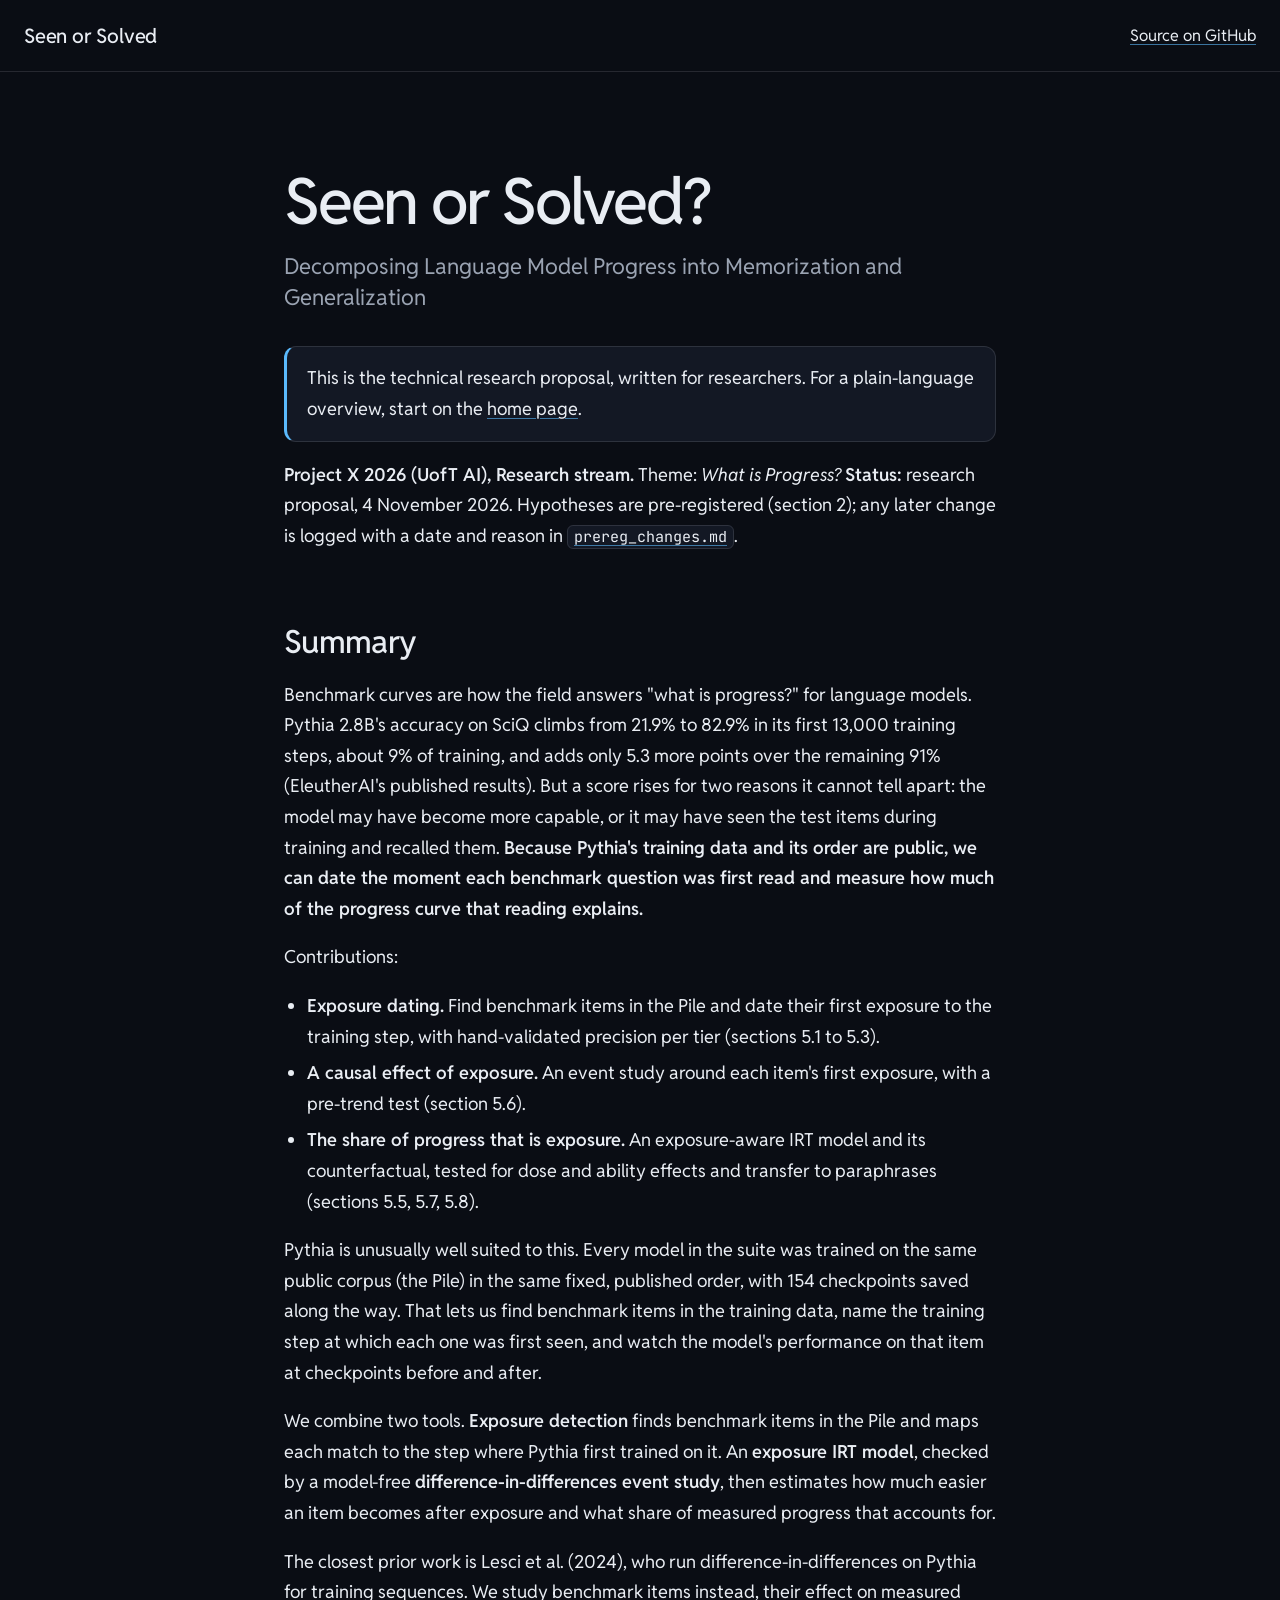
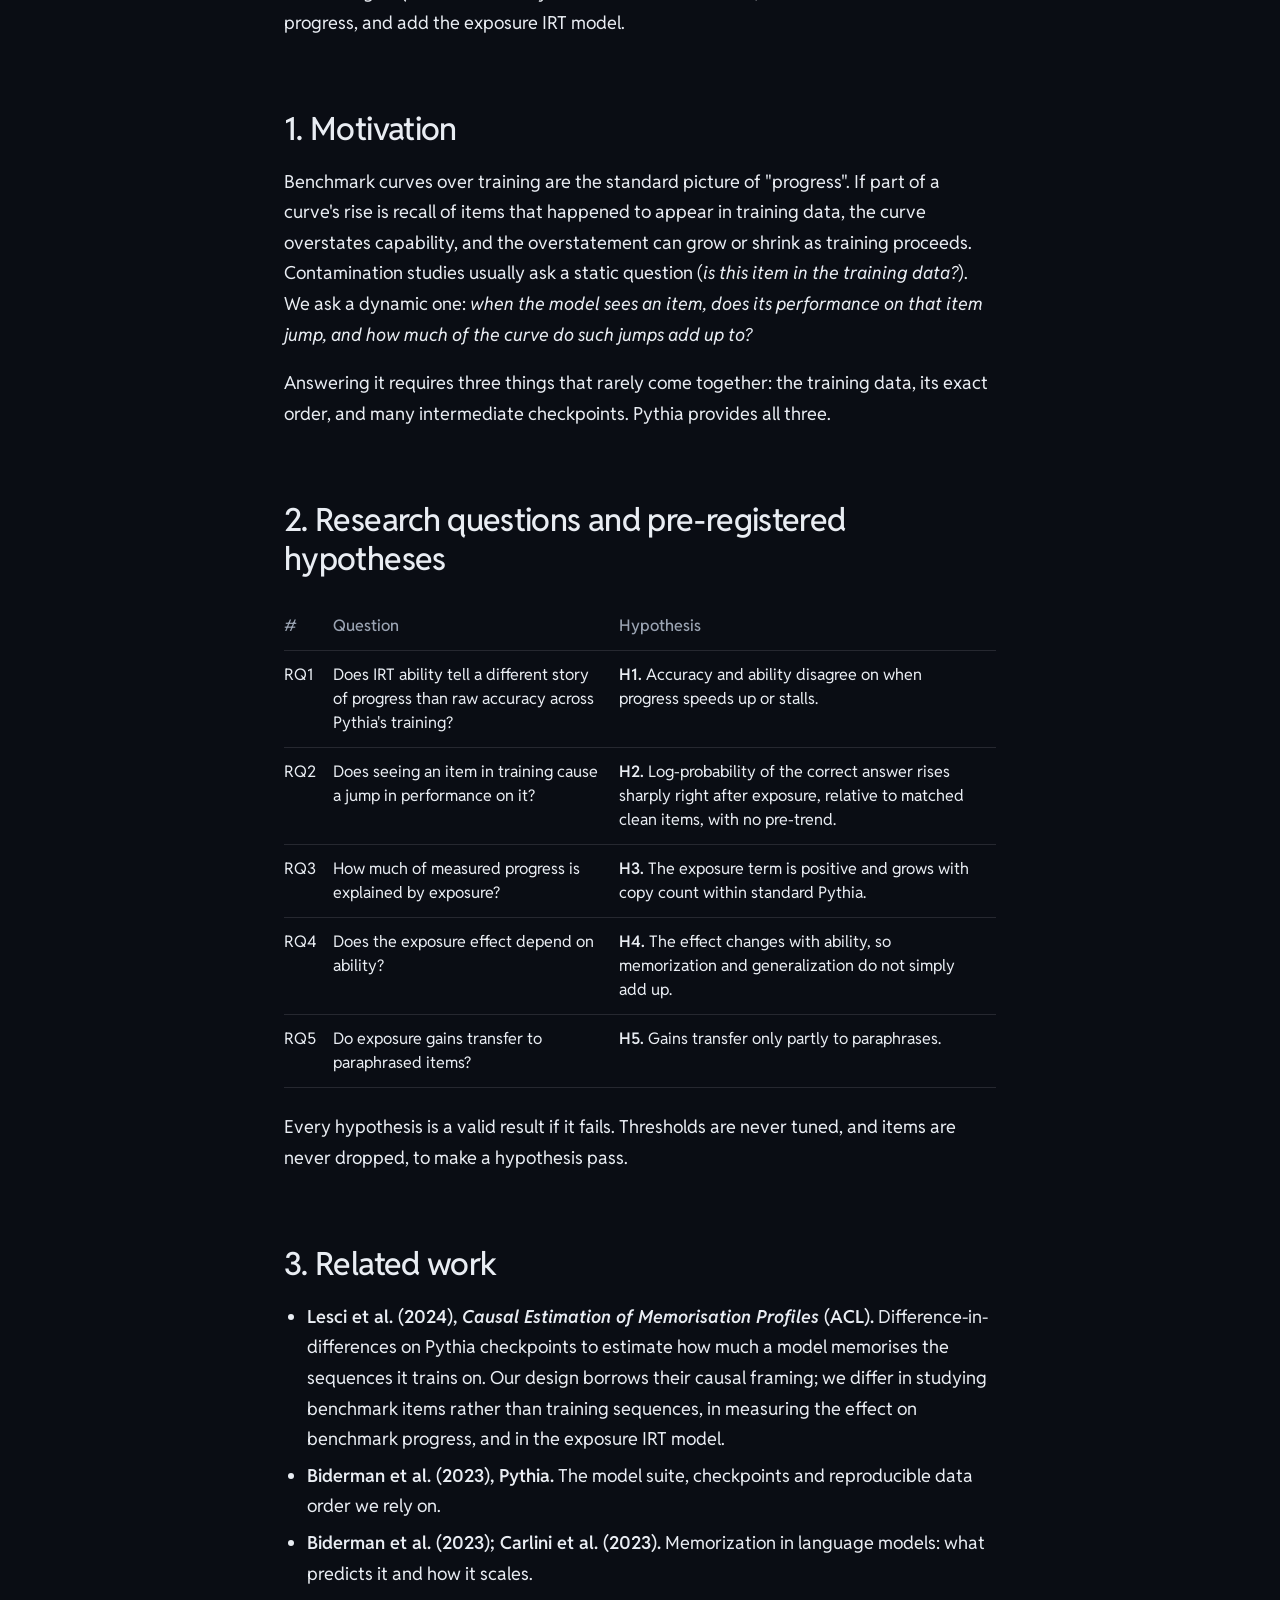
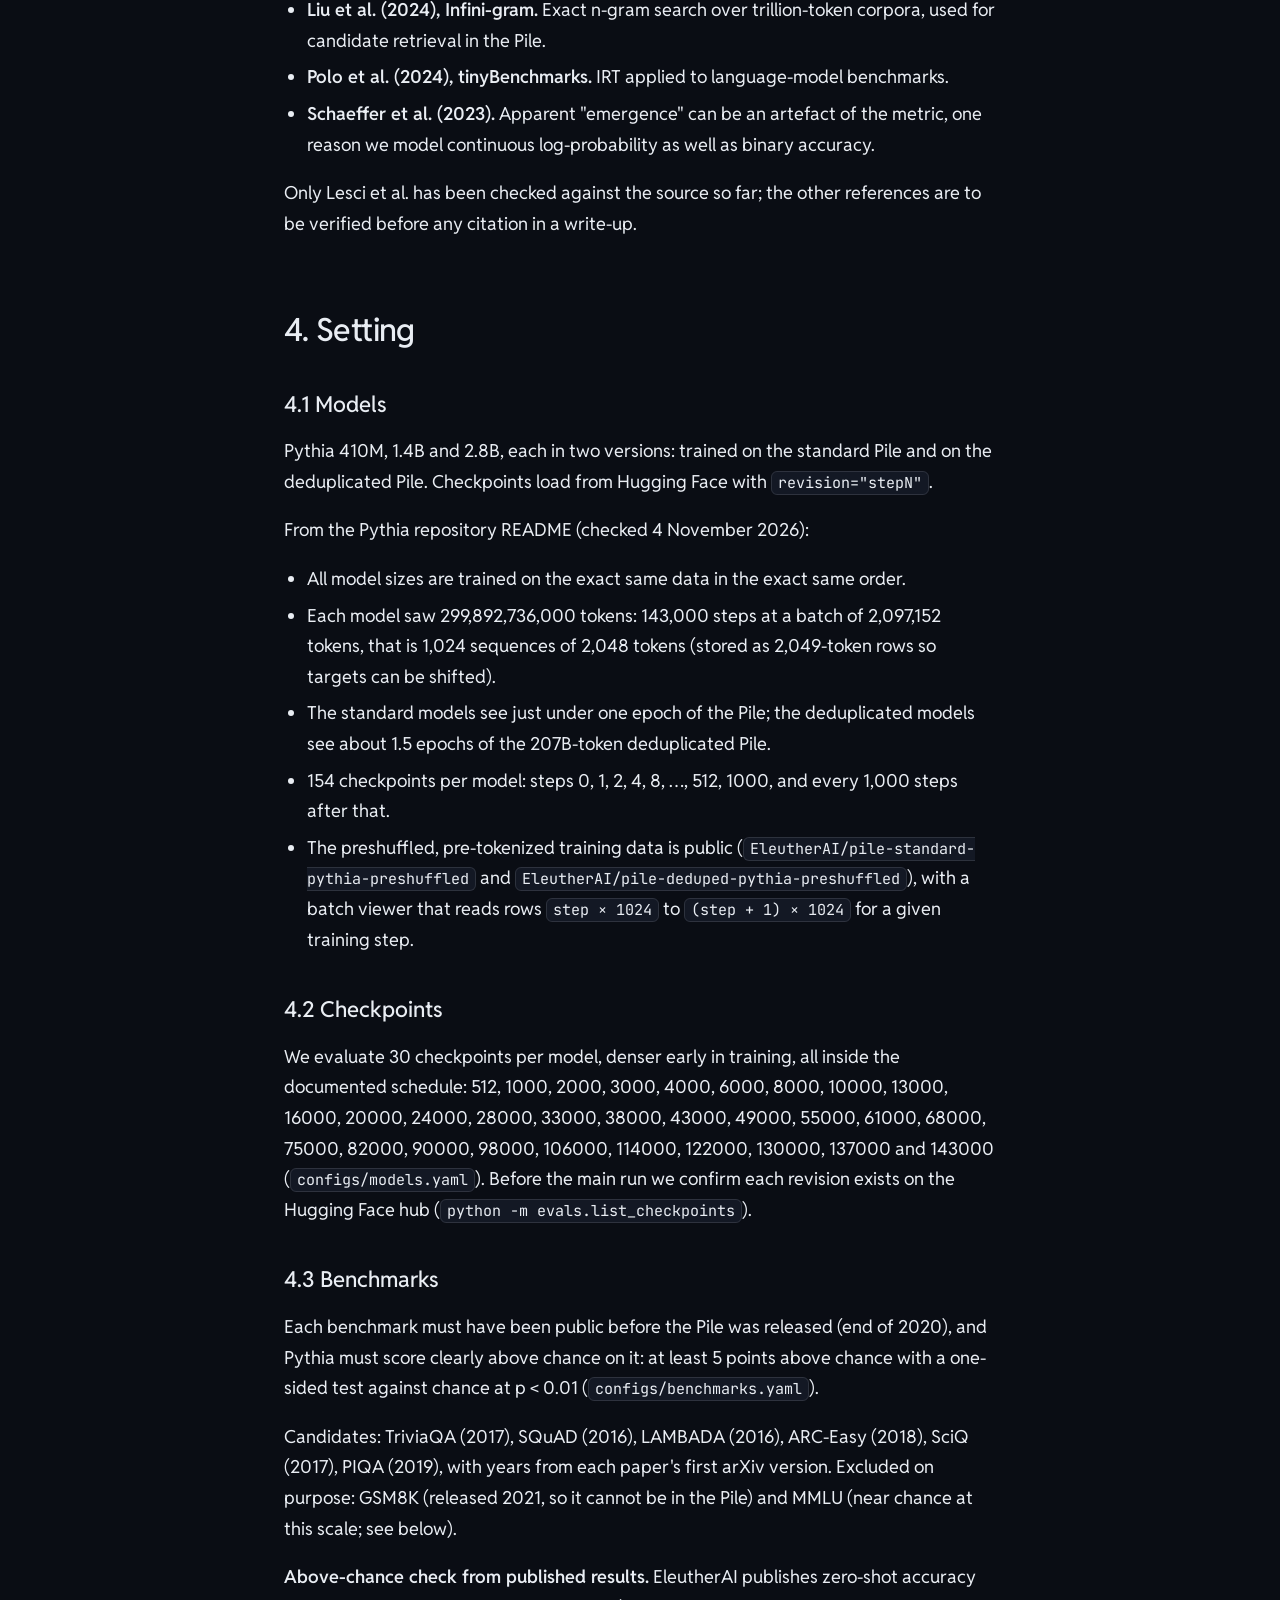
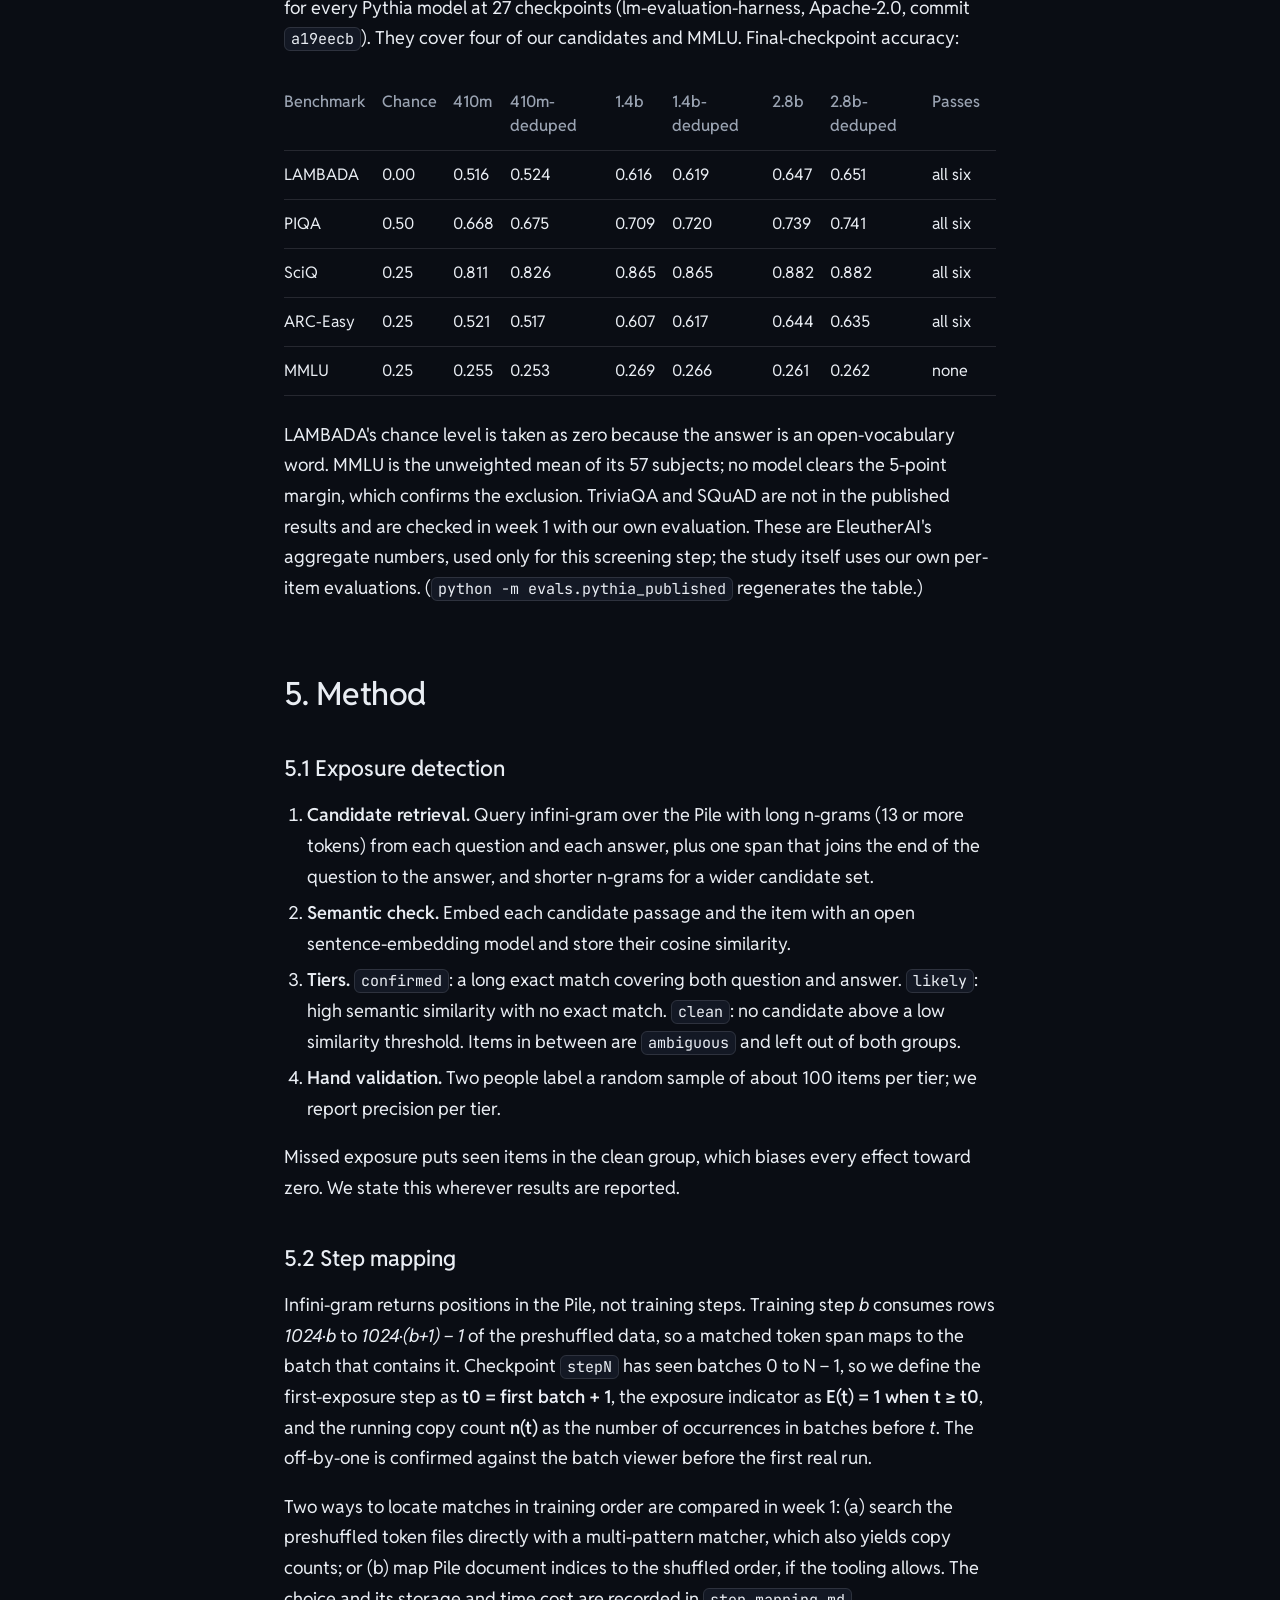
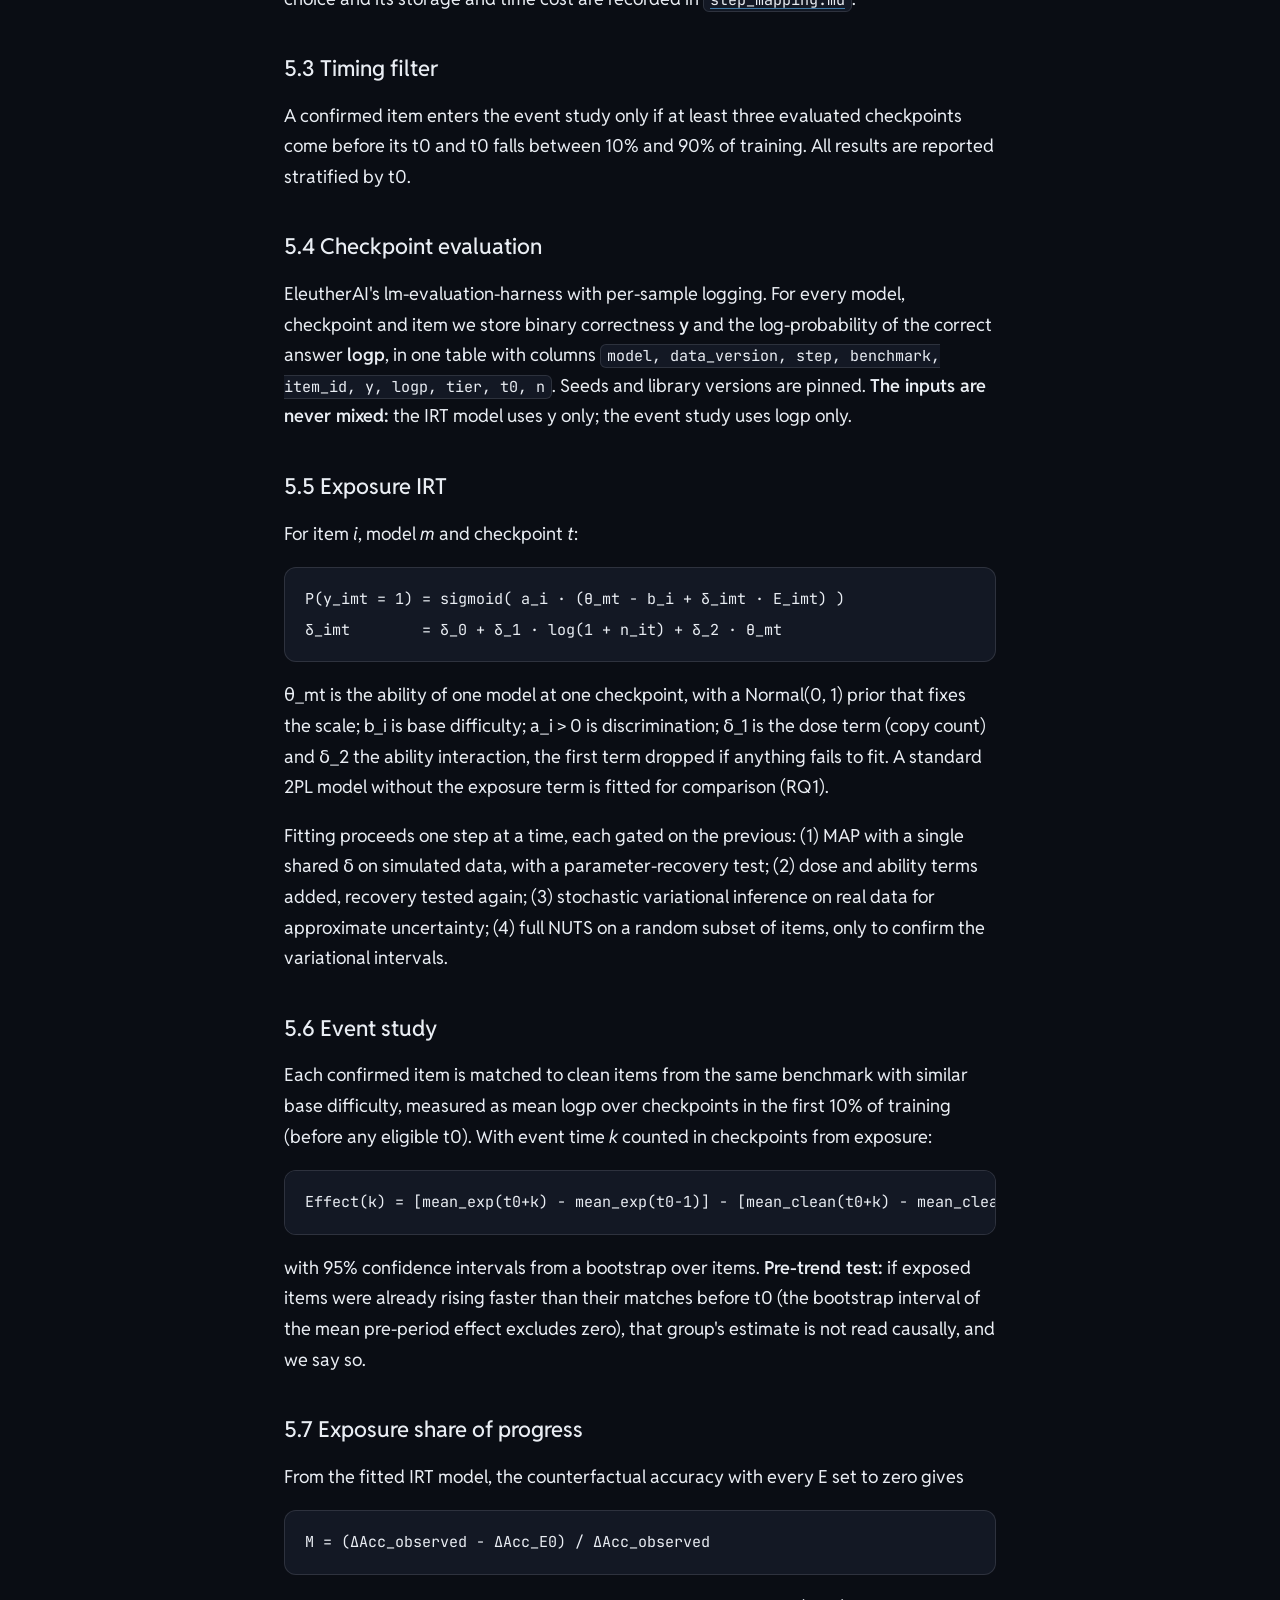
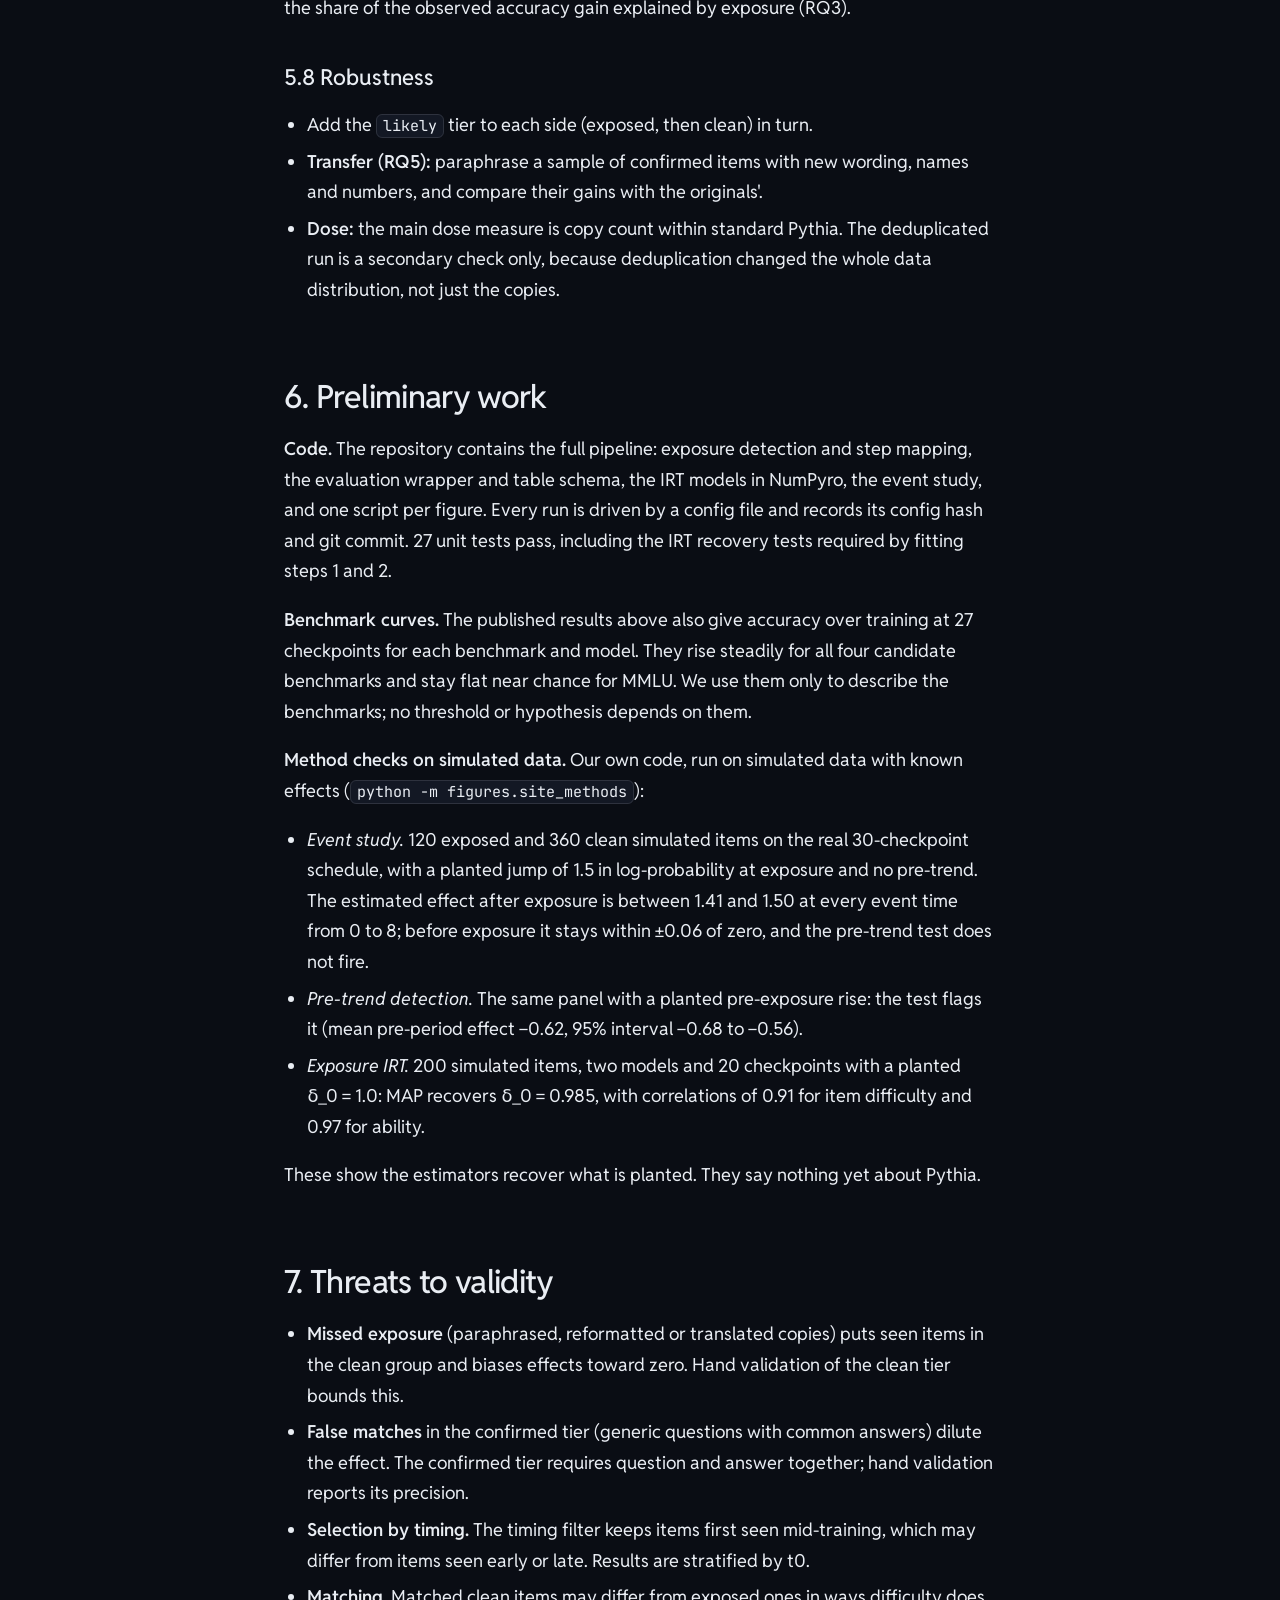
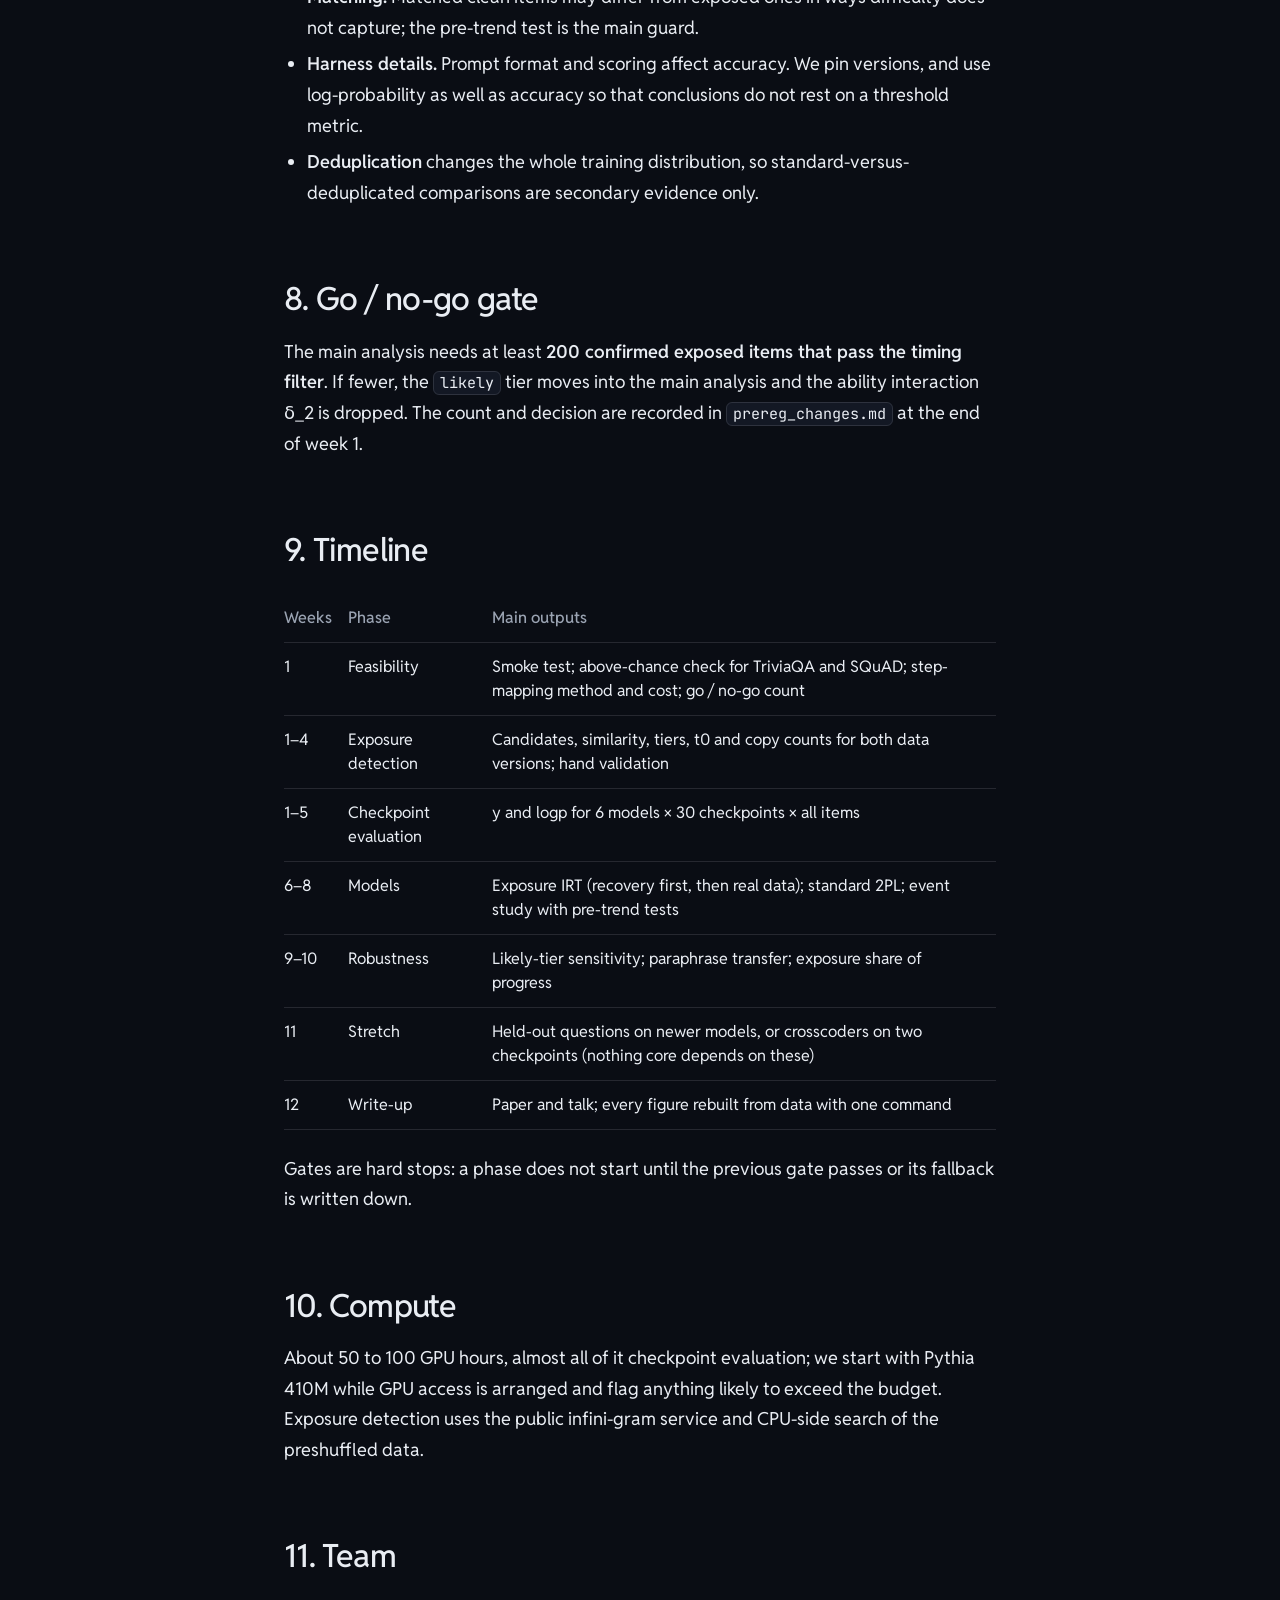
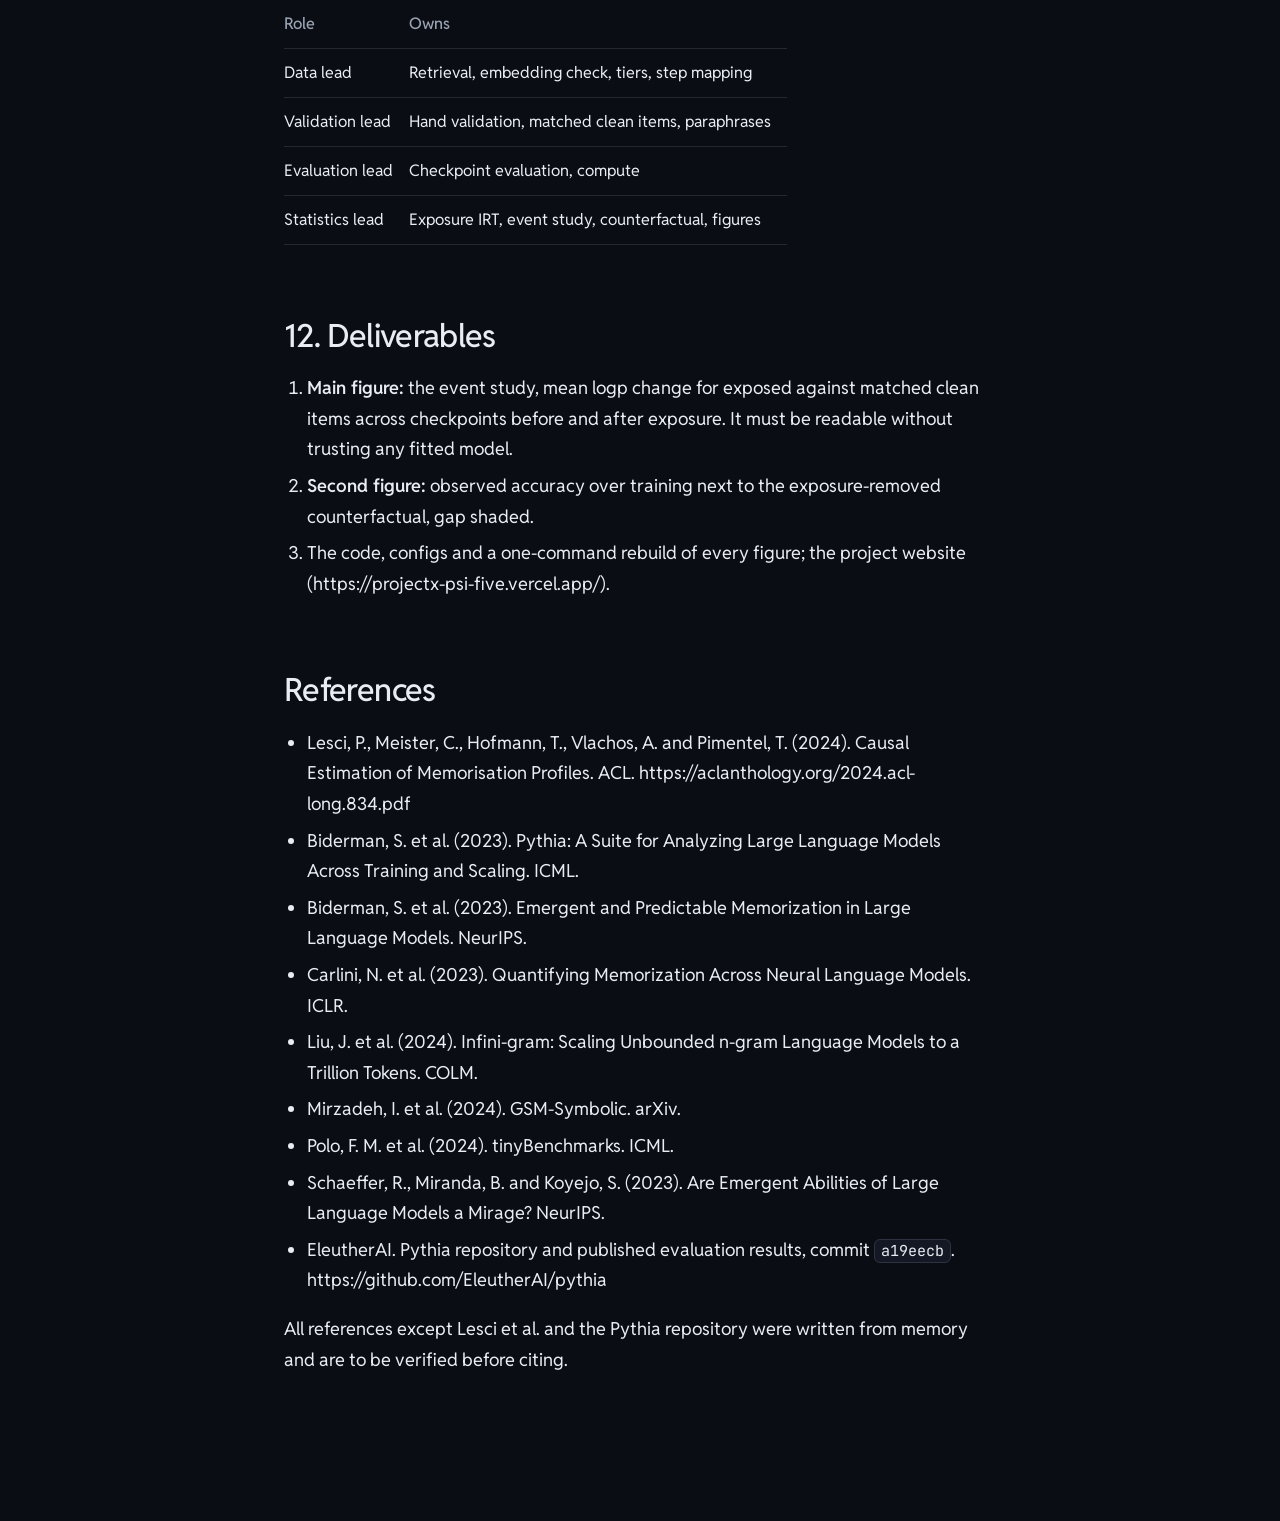
<file: site/proposal.html>
<!doctype html>
<html lang="en">
<head>
<meta charset="utf-8">
<meta name="viewport" content="width=device-width, initial-scale=1">
<title>Proposal: Seen or Solved?</title>
<meta name="description" content="Research proposal: how much of Pythia's benchmark progress over training comes from having seen the test questions.">
<link rel="icon" href="favicon.svg" type="image/svg+xml">
<meta name="theme-color" content="#0a0d14">
<link rel="preconnect" href="https://fonts.googleapis.com">
<link rel="preconnect" href="https://fonts.gstatic.com" crossorigin>
<link href="https://fonts.googleapis.com/css2?family=Reddit+Sans:ital,wght@0,400..700;1,400&family=JetBrains+Mono:wght@400..500&display=swap" rel="stylesheet">
<link rel="stylesheet" href="assets/css/doc.css">
</head>
<body>
<a class="skip" href="#doc">Skip to content</a>
<header class="doc-top">
  <a class="wordmark" href="index.html">Seen or Solved</a>
  <a class="link" href="https://github.com/Eternal128/ProjectX/blob/main/docs/proposal.md">Source on GitHub</a>
</header>
<main class="doc" id="doc">
<h1>Seen or Solved?</h1>
<p class="doc-sub">Decomposing Language Model Progress into Memorization and Generalization</p>
<p class="doc-note">This is the technical research proposal, written for researchers. For a plain-language overview, start on the <a href="index.html">home page</a>.</p>
<p><strong>Project X 2026 (UofT AI), Research stream.</strong> Theme: <em>What is Progress?</em>
<strong>Status:</strong> research proposal, 4 November 2026. Hypotheses are pre-registered (section 2); any later change
is logged with a date and reason in <a href="https://github.com/Eternal128/ProjectX/blob/main/docs/prereg_changes.md"><code>prereg_changes.md</code></a>.</p>

<h2 id="summary">Summary</h2>
<p>Benchmark curves are how the field answers "what is progress?" for language models. Pythia 2.8B's
accuracy on SciQ climbs from 21.9% to 82.9% in its first 13,000 training steps, about 9% of training,
and adds only 5.3 more points over the remaining 91% (EleutherAI's published results). But a score
rises for two reasons it cannot tell apart: the model may have become more capable, or it may have
seen the test items during training and recalled them. <strong>Because Pythia's training data and its order
are public, we can date the moment each benchmark question was first read and measure how much of the
progress curve that reading explains.</strong></p>
<p>Contributions:</p>
<ul>
<li><strong>Exposure dating.</strong> Find benchmark items in the Pile and date their first exposure to the training
  step, with hand-validated precision per tier (sections 5.1 to 5.3).</li>
<li><strong>A causal effect of exposure.</strong> An event study around each item's first exposure, with a pre-trend
  test (section 5.6).</li>
<li><strong>The share of progress that is exposure.</strong> An exposure-aware IRT model and its counterfactual,
  tested for dose and ability effects and transfer to paraphrases (sections 5.5, 5.7, 5.8).</li>
</ul>
<p>Pythia is unusually well suited to this. Every model in the suite was trained on the same public
corpus (the Pile) in the same fixed, published order, with 154 checkpoints saved along the way. That
lets us find benchmark items in the training data, name the training step at which each one was
first seen, and watch the model's performance on that item at checkpoints before and after.</p>
<p>We combine two tools. <strong>Exposure detection</strong> finds benchmark items in the Pile and maps each match to
the step where Pythia first trained on it. An <strong>exposure IRT model</strong>, checked by a model-free
<strong>difference-in-differences event study</strong>, then estimates how much easier an item becomes after
exposure and what share of measured progress that accounts for.</p>
<p>The closest prior work is Lesci et al. (2024), who run difference-in-differences on Pythia for
training sequences. We study benchmark items instead, their effect on measured progress, and add the
exposure IRT model.</p>

<h2 id="1-motivation">1. Motivation</h2>
<p>Benchmark curves over training are the standard picture of "progress". If part of a curve's rise is
recall of items that happened to appear in training data, the curve overstates capability, and the
overstatement can grow or shrink as training proceeds. Contamination studies usually ask a static
question (<em>is this item in the training data?</em>). We ask a dynamic one: <em>when the model sees an item,
does its performance on that item jump, and how much of the curve do such jumps add up to?</em></p>
<p>Answering it requires three things that rarely come together: the training data, its exact order,
and many intermediate checkpoints. Pythia provides all three.</p>
<h2 id="2-research-questions-and-pre-registered-hypotheses">2. Research questions and pre-registered hypotheses</h2>
<table>
<thead>
<tr>
<th>#</th>
<th>Question</th>
<th>Hypothesis</th>
</tr>
</thead>
<tbody>
<tr>
<td>RQ1</td>
<td>Does IRT ability tell a different story of progress than raw accuracy across Pythia's training?</td>
<td><strong>H1.</strong> Accuracy and ability disagree on when progress speeds up or stalls.</td>
</tr>
<tr>
<td>RQ2</td>
<td>Does seeing an item in training cause a jump in performance on it?</td>
<td><strong>H2.</strong> Log-probability of the correct answer rises sharply right after exposure, relative to matched clean items, with no pre-trend.</td>
</tr>
<tr>
<td>RQ3</td>
<td>How much of measured progress is explained by exposure?</td>
<td><strong>H3.</strong> The exposure term is positive and grows with copy count within standard Pythia.</td>
</tr>
<tr>
<td>RQ4</td>
<td>Does the exposure effect depend on ability?</td>
<td><strong>H4.</strong> The effect changes with ability, so memorization and generalization do not simply add up.</td>
</tr>
<tr>
<td>RQ5</td>
<td>Do exposure gains transfer to paraphrased items?</td>
<td><strong>H5.</strong> Gains transfer only partly to paraphrases.</td>
</tr>
</tbody>
</table>
<p>Every hypothesis is a valid result if it fails. Thresholds are never tuned, and items are never
dropped, to make a hypothesis pass.</p>
<h2 id="3-related-work">3. Related work</h2>
<ul>
<li><strong>Lesci et al. (2024), <em>Causal Estimation of Memorisation Profiles</em> (ACL).</strong> Difference-in-differences
  on Pythia checkpoints to estimate how much a model memorises the sequences it trains on. Our design
  borrows their causal framing; we differ in studying benchmark items rather than training
  sequences, in measuring the effect on benchmark progress, and in the exposure IRT model.</li>
<li><strong>Biderman et al. (2023), Pythia.</strong> The model suite, checkpoints and reproducible data order we rely on.</li>
<li><strong>Biderman et al. (2023); Carlini et al. (2023).</strong> Memorization in language models: what predicts it
  and how it scales.</li>
<li><strong>Liu et al. (2024), Infini-gram.</strong> Exact n-gram search over trillion-token corpora, used for
  candidate retrieval in the Pile.</li>
<li><strong>Polo et al. (2024), tinyBenchmarks.</strong> IRT applied to language-model benchmarks.</li>
<li><strong>Schaeffer et al. (2023).</strong> Apparent "emergence" can be an artefact of the metric, one reason we model
  continuous log-probability as well as binary accuracy.</li>
</ul>
<p>Only Lesci et al. has been checked against the source so far; the other references are to be
verified before any citation in a write-up.</p>
<h2 id="4-setting">4. Setting</h2>
<h3 id="41-models">4.1 Models</h3>
<p>Pythia 410M, 1.4B and 2.8B, each in two versions: trained on the standard Pile and on the deduplicated
Pile. Checkpoints load from Hugging Face with <code>revision="stepN"</code>.</p>
<p>From the Pythia repository README (checked 4 November 2026):</p>
<ul>
<li>All model sizes are trained on the exact same data in the exact same order.</li>
<li>Each model saw 299,892,736,000 tokens: 143,000 steps at a batch of 2,097,152 tokens, that is 1,024
  sequences of 2,048 tokens (stored as 2,049-token rows so targets can be shifted).</li>
<li>The standard models see just under one epoch of the Pile; the deduplicated models see about 1.5
  epochs of the 207B-token deduplicated Pile.</li>
<li>154 checkpoints per model: steps 0, 1, 2, 4, 8, …, 512, 1000, and every 1,000 steps after that.</li>
<li>The preshuffled, pre-tokenized training data is public (<code>EleutherAI/pile-standard-pythia-preshuffled</code>
  and <code>EleutherAI/pile-deduped-pythia-preshuffled</code>), with a batch viewer that reads rows
  <code>step × 1024</code> to <code>(step + 1) × 1024</code> for a given training step.</li>
</ul>
<h3 id="42-checkpoints">4.2 Checkpoints</h3>
<p>We evaluate 30 checkpoints per model, denser early in training, all inside the documented
schedule: 512, 1000, 2000, 3000, 4000, 6000, 8000, 10000, 13000, 16000, 20000, 24000, 28000, 33000,
38000, 43000, 49000, 55000, 61000, 68000, 75000, 82000, 90000, 98000, 106000, 114000, 122000, 130000,
137000 and 143000 (<code>configs/models.yaml</code>). Before the main run we confirm each revision exists on the
Hugging Face hub (<code>python -m evals.list_checkpoints</code>).</p>
<h3 id="43-benchmarks">4.3 Benchmarks</h3>
<p>Each benchmark must have been public before the Pile was released (end of 2020), and Pythia must score
clearly above chance on it: at least 5 points above chance with a one-sided test against chance at
p &lt; 0.01 (<code>configs/benchmarks.yaml</code>).</p>
<p>Candidates: TriviaQA (2017), SQuAD (2016), LAMBADA (2016), ARC-Easy (2018), SciQ (2017), PIQA (2019),
with years from each paper's first arXiv version. Excluded on purpose: GSM8K (released 2021, so it
cannot be in the Pile) and MMLU (near chance at this scale; see below).</p>
<p><strong>Above-chance check from published results.</strong> EleutherAI publishes zero-shot accuracy for every
Pythia model at 27 checkpoints (lm-evaluation-harness, Apache-2.0, commit <code>a19eecb</code>). They cover four
of our candidates and MMLU. Final-checkpoint accuracy:</p>
<table>
<thead>
<tr>
<th>Benchmark</th>
<th>Chance</th>
<th>410m</th>
<th>410m-deduped</th>
<th>1.4b</th>
<th>1.4b-deduped</th>
<th>2.8b</th>
<th>2.8b-deduped</th>
<th>Passes</th>
</tr>
</thead>
<tbody>
<tr>
<td>LAMBADA</td>
<td>0.00</td>
<td>0.516</td>
<td>0.524</td>
<td>0.616</td>
<td>0.619</td>
<td>0.647</td>
<td>0.651</td>
<td>all six</td>
</tr>
<tr>
<td>PIQA</td>
<td>0.50</td>
<td>0.668</td>
<td>0.675</td>
<td>0.709</td>
<td>0.720</td>
<td>0.739</td>
<td>0.741</td>
<td>all six</td>
</tr>
<tr>
<td>SciQ</td>
<td>0.25</td>
<td>0.811</td>
<td>0.826</td>
<td>0.865</td>
<td>0.865</td>
<td>0.882</td>
<td>0.882</td>
<td>all six</td>
</tr>
<tr>
<td>ARC-Easy</td>
<td>0.25</td>
<td>0.521</td>
<td>0.517</td>
<td>0.607</td>
<td>0.617</td>
<td>0.644</td>
<td>0.635</td>
<td>all six</td>
</tr>
<tr>
<td>MMLU</td>
<td>0.25</td>
<td>0.255</td>
<td>0.253</td>
<td>0.269</td>
<td>0.266</td>
<td>0.261</td>
<td>0.262</td>
<td>none</td>
</tr>
</tbody>
</table>
<p>LAMBADA's chance level is taken as zero because the answer is an open-vocabulary word. MMLU is the
unweighted mean of its 57 subjects; no model clears the 5-point margin, which confirms the
exclusion. TriviaQA and SQuAD are not in the published results and are checked in week 1 with our own
evaluation. These are EleutherAI's aggregate numbers, used only for this screening step; the study
itself uses our own per-item evaluations. (<code>python -m evals.pythia_published</code> regenerates the table.)</p>
<h2 id="5-method">5. Method</h2>
<h3 id="51-exposure-detection">5.1 Exposure detection</h3>
<ol>
<li><strong>Candidate retrieval.</strong> Query infini-gram over the Pile with long n-grams (13 or more tokens) from
   each question and each answer, plus one span that joins the end of the question to the answer, and
   shorter n-grams for a wider candidate set.</li>
<li><strong>Semantic check.</strong> Embed each candidate passage and the item with an open sentence-embedding model
   and store their cosine similarity.</li>
<li><strong>Tiers.</strong> <code>confirmed</code>: a long exact match covering both question and answer. <code>likely</code>: high semantic
   similarity with no exact match. <code>clean</code>: no candidate above a low similarity threshold. Items in
   between are <code>ambiguous</code> and left out of both groups.</li>
<li><strong>Hand validation.</strong> Two people label a random sample of about 100 items per tier; we report precision
   per tier.</li>
</ol>
<p>Missed exposure puts seen items in the clean group, which biases every effect toward zero. We state
this wherever results are reported.</p>
<h3 id="52-step-mapping">5.2 Step mapping</h3>
<p>Infini-gram returns positions in the Pile, not training steps. Training step <em>b</em> consumes rows
<em>1024·b</em> to <em>1024·(b+1) − 1</em> of the preshuffled data, so a matched token span maps to the batch that
contains it. Checkpoint <code>stepN</code> has seen batches 0 to N − 1, so we define the first-exposure step as
<strong>t0 = first batch + 1</strong>, the exposure indicator as <strong>E(t) = 1 when t ≥ t0</strong>, and the running copy count
<strong>n(t)</strong> as the number of occurrences in batches before <em>t</em>. The off-by-one is confirmed against the
batch viewer before the first real run.</p>
<p>Two ways to locate matches in training order are compared in week 1: (a) search the preshuffled token
files directly with a multi-pattern matcher, which also yields copy counts; or (b) map Pile document
indices to the shuffled order, if the tooling allows. The choice and its storage and time cost are
recorded in <a href="https://github.com/Eternal128/ProjectX/blob/main/docs/step_mapping.md"><code>step_mapping.md</code></a>.</p>
<h3 id="53-timing-filter">5.3 Timing filter</h3>
<p>A confirmed item enters the event study only if at least three evaluated checkpoints come before its
t0 and t0 falls between 10% and 90% of training. All results are reported stratified by t0.</p>
<h3 id="54-checkpoint-evaluation">5.4 Checkpoint evaluation</h3>
<p>EleutherAI's lm-evaluation-harness with per-sample logging. For every model, checkpoint and item we
store binary correctness <strong>y</strong> and the log-probability of the correct answer <strong>logp</strong>, in one table with
columns <code>model, data_version, step, benchmark, item_id, y, logp, tier, t0, n</code>. Seeds and library
versions are pinned. <strong>The inputs are never mixed:</strong> the IRT model uses y only; the event study uses
logp only.</p>
<h3 id="55-exposure-irt">5.5 Exposure IRT</h3>
<p>For item <em>i</em>, model <em>m</em> and checkpoint <em>t</em>:</p>
<pre><code>P(y_imt = 1) = sigmoid( a_i · (θ_mt − b_i + δ_imt · E_imt) )
δ_imt        = δ_0 + δ_1 · log(1 + n_it) + δ_2 · θ_mt
</code></pre>
<p>θ_mt is the ability of one model at one checkpoint, with a Normal(0, 1) prior that fixes the scale;
b_i is base difficulty; a_i &gt; 0 is discrimination; δ_1 is the dose term (copy count) and δ_2 the
ability interaction, the first term dropped if anything fails to fit. A standard 2PL model without the
exposure term is fitted for comparison (RQ1).</p>
<p>Fitting proceeds one step at a time, each gated on the previous: (1) MAP with a single shared δ on
simulated data, with a parameter-recovery test; (2) dose and ability terms added, recovery tested
again; (3) stochastic variational inference on real data for approximate uncertainty; (4) full NUTS
on a random subset of items, only to confirm the variational intervals.</p>
<h3 id="56-event-study">5.6 Event study</h3>
<p>Each confirmed item is matched to clean items from the same benchmark with similar base difficulty,
measured as mean logp over checkpoints in the first 10% of training (before any eligible t0). With
event time <em>k</em> counted in checkpoints from exposure:</p>
<pre><code>Effect(k) = [mean_exp(t0+k) − mean_exp(t0−1)] − [mean_clean(t0+k) − mean_clean(t0−1)]
</code></pre>
<p>with 95% confidence intervals from a bootstrap over items. <strong>Pre-trend test:</strong> if exposed items were
already rising faster than their matches before t0 (the bootstrap interval of the mean pre-period
effect excludes zero), that group's estimate is not read causally, and we say so.</p>
<h3 id="57-exposure-share-of-progress">5.7 Exposure share of progress</h3>
<p>From the fitted IRT model, the counterfactual accuracy with every E set to zero gives</p>
<pre><code>M = (ΔAcc_observed − ΔAcc_E0) / ΔAcc_observed
</code></pre>
<p>the share of the observed accuracy gain explained by exposure (RQ3).</p>
<h3 id="58-robustness">5.8 Robustness</h3>
<ul>
<li>Add the <code>likely</code> tier to each side (exposed, then clean) in turn.</li>
<li><strong>Transfer (RQ5):</strong> paraphrase a sample of confirmed items with new wording, names and numbers, and
  compare their gains with the originals'.</li>
<li><strong>Dose:</strong> the main dose measure is copy count within standard Pythia. The deduplicated run is a
  secondary check only, because deduplication changed the whole data distribution, not just the copies.</li>
</ul>
<h2 id="6-preliminary-work">6. Preliminary work</h2>
<p><strong>Code.</strong> The repository contains the full pipeline: exposure detection and step mapping, the
evaluation wrapper and table schema, the IRT models in NumPyro, the event study, and one script per
figure. Every run is driven by a config file and records its config hash and git commit. 27 unit
tests pass, including the IRT recovery tests required by fitting steps 1 and 2.</p>
<p><strong>Benchmark curves.</strong> The published results above also give accuracy over training at 27 checkpoints
for each benchmark and model. They rise steadily for all four candidate benchmarks and stay flat near
chance for MMLU. We use them only to describe the benchmarks; no threshold or hypothesis depends on
them.</p>
<p><strong>Method checks on simulated data.</strong> Our own code, run on simulated data with known effects
(<code>python -m figures.site_methods</code>):</p>
<ul>
<li><em>Event study.</em> 120 exposed and 360 clean simulated items on the real 30-checkpoint schedule, with a
  planted jump of 1.5 in log-probability at exposure and no pre-trend. The estimated effect after
  exposure is between 1.41 and 1.50 at every event time from 0 to 8; before exposure it stays within
  ±0.06 of zero, and the pre-trend test does not fire.</li>
<li><em>Pre-trend detection.</em> The same panel with a planted pre-exposure rise: the test flags it (mean
  pre-period effect −0.62, 95% interval −0.68 to −0.56).</li>
<li><em>Exposure IRT.</em> 200 simulated items, two models and 20 checkpoints with a planted δ_0 = 1.0: MAP
  recovers δ_0 = 0.985, with correlations of 0.91 for item difficulty and 0.97 for ability.</li>
</ul>
<p>These show the estimators recover what is planted. They say nothing yet about Pythia.</p>
<h2 id="7-threats-to-validity">7. Threats to validity</h2>
<ul>
<li><strong>Missed exposure</strong> (paraphrased, reformatted or translated copies) puts seen items in the clean
  group and biases effects toward zero. Hand validation of the clean tier bounds this.</li>
<li><strong>False matches</strong> in the confirmed tier (generic questions with common answers) dilute the effect.
  The confirmed tier requires question and answer together; hand validation reports its precision.</li>
<li><strong>Selection by timing.</strong> The timing filter keeps items first seen mid-training, which may differ from
  items seen early or late. Results are stratified by t0.</li>
<li><strong>Matching.</strong> Matched clean items may differ from exposed ones in ways difficulty does not capture;
  the pre-trend test is the main guard.</li>
<li><strong>Harness details.</strong> Prompt format and scoring affect accuracy. We pin versions, and use log-probability
  as well as accuracy so that conclusions do not rest on a threshold metric.</li>
<li><strong>Deduplication</strong> changes the whole training distribution, so standard-versus-deduplicated
  comparisons are secondary evidence only.</li>
</ul>
<h2 id="8-go-no-go-gate">8. Go / no-go gate</h2>
<p>The main analysis needs at least <strong>200 confirmed exposed items that pass the timing filter</strong>. If fewer,
the <code>likely</code> tier moves into the main analysis and the ability interaction δ_2 is dropped. The count
and decision are recorded in <code>prereg_changes.md</code> at the end of week 1.</p>
<h2 id="9-timeline">9. Timeline</h2>
<table>
<thead>
<tr>
<th>Weeks</th>
<th>Phase</th>
<th>Main outputs</th>
</tr>
</thead>
<tbody>
<tr>
<td>1</td>
<td>Feasibility</td>
<td>Smoke test; above-chance check for TriviaQA and SQuAD; step-mapping method and cost; go / no-go count</td>
</tr>
<tr>
<td>1–4</td>
<td>Exposure detection</td>
<td>Candidates, similarity, tiers, t0 and copy counts for both data versions; hand validation</td>
</tr>
<tr>
<td>1–5</td>
<td>Checkpoint evaluation</td>
<td>y and logp for 6 models × 30 checkpoints × all items</td>
</tr>
<tr>
<td>6–8</td>
<td>Models</td>
<td>Exposure IRT (recovery first, then real data); standard 2PL; event study with pre-trend tests</td>
</tr>
<tr>
<td>9–10</td>
<td>Robustness</td>
<td>Likely-tier sensitivity; paraphrase transfer; exposure share of progress</td>
</tr>
<tr>
<td>11</td>
<td>Stretch</td>
<td>Held-out questions on newer models, or crosscoders on two checkpoints (nothing core depends on these)</td>
</tr>
<tr>
<td>12</td>
<td>Write-up</td>
<td>Paper and talk; every figure rebuilt from data with one command</td>
</tr>
</tbody>
</table>
<p>Gates are hard stops: a phase does not start until the previous gate passes or its fallback is
written down.</p>
<h2 id="10-compute">10. Compute</h2>
<p>About 50 to 100 GPU hours, almost all of it checkpoint evaluation; we start with Pythia 410M while
GPU access is arranged and flag anything likely to exceed the budget. Exposure detection uses the
public infini-gram service and CPU-side search of the preshuffled data.</p>
<h2 id="11-team">11. Team</h2>
<table>
<thead>
<tr>
<th>Role</th>
<th>Owns</th>
</tr>
</thead>
<tbody>
<tr>
<td>Data lead</td>
<td>Retrieval, embedding check, tiers, step mapping</td>
</tr>
<tr>
<td>Validation lead</td>
<td>Hand validation, matched clean items, paraphrases</td>
</tr>
<tr>
<td>Evaluation lead</td>
<td>Checkpoint evaluation, compute</td>
</tr>
<tr>
<td>Statistics lead</td>
<td>Exposure IRT, event study, counterfactual, figures</td>
</tr>
</tbody>
</table>
<h2 id="12-deliverables">12. Deliverables</h2>
<ol>
<li><strong>Main figure:</strong> the event study, mean logp change for exposed against matched clean items across
   checkpoints before and after exposure. It must be readable without trusting any fitted model.</li>
<li><strong>Second figure:</strong> observed accuracy over training next to the exposure-removed counterfactual, gap
   shaded.</li>
<li>The code, configs and a one-command rebuild of every figure; the project website
   (https://projectx-psi-five.vercel.app/).</li>
</ol>
<h2 id="references">References</h2>
<ul>
<li>Lesci, P., Meister, C., Hofmann, T., Vlachos, A. and Pimentel, T. (2024). Causal Estimation of
  Memorisation Profiles. ACL. https://aclanthology.org/2024.acl-long.834.pdf</li>
<li>Biderman, S. et al. (2023). Pythia: A Suite for Analyzing Large Language Models Across Training and
  Scaling. ICML.</li>
<li>Biderman, S. et al. (2023). Emergent and Predictable Memorization in Large Language Models. NeurIPS.</li>
<li>Carlini, N. et al. (2023). Quantifying Memorization Across Neural Language Models. ICLR.</li>
<li>Liu, J. et al. (2024). Infini-gram: Scaling Unbounded n-gram Language Models to a Trillion Tokens. COLM.</li>
<li>Mirzadeh, I. et al. (2024). GSM-Symbolic. arXiv.</li>
<li>Polo, F. M. et al. (2024). tinyBenchmarks. ICML.</li>
<li>Schaeffer, R., Miranda, B. and Koyejo, S. (2023). Are Emergent Abilities of Large Language Models a
  Mirage? NeurIPS.</li>
<li>EleutherAI. Pythia repository and published evaluation results, commit <code>a19eecb</code>.
  https://github.com/EleutherAI/pythia</li>
</ul>
<p>All references except Lesci et al. and the Pythia repository were written from memory and are to be
verified before citing.</p>
</main>
</body>
</html>
</file>
<file: site/assets/system.css>
/*
  taste-skill system.css - the one system for the page. Link it first, then assets/ui/cards.css (the
  feature card, its panel and the fragment placements), then set the palette (--p-*), the fonts and
  the radius set on :root in the page (node scripts/start.mjs prints that block).
  Do not add a second grid, spacing scale, type scale, radius scale, button or card style.
*/

/* ---------------------------------------------------------------- tokens */
:root {
  /* palette (hex only; fx.js reads --bg --surface --ink --muted --accent --accent-ink) */
  --p-bg: #ffffff;
  --p-surface: #f4f4f4;
  --p-ink: #111111;
  --p-muted: #6b6b6b;
  --p-accent: #1a4be0;
  --p-accent-ink: #ffffff;
  --p-action: #1a4be0;      /* buttons, links, focus: the accent, or the ink when the accent is too pale */
  --p-action-ink: #ffffff;
  --p-inv-bg: #111111;
  --p-inv-surface: #1c1c1c;
  --p-inv-ink: #f4f4f4;
  --p-inv-muted: #a3a3a3;
  --p-inv-accent: #ffffff;
  --p-inv-accent-ink: #111111;
  --p-inv-action: #ffffff;
  --p-inv-action-ink: #111111;
  /* the lit ground behind UI and in the closing band (references/cards.md), one per page, tech pages only
     (none on kind other, which is flat): <html data-ground="sand|sky|sage|painting">. system.js gives it to every ground
     that holds UI, on light and dark pages alike; --hue on one panel changes only its accent */
  --ground-bg: #d9ccb7; --ground-surface: #e9e0d2; --ground-ink: #2a2622; --ground-muted: #5a534a; --ground-accent: #a8794a;

  /* fonts */
  --font-display: system-ui, -apple-system, "Segoe UI", sans-serif;
  --font-text: system-ui, -apple-system, "Segoe UI", sans-serif;
  --font-mono: ui-monospace, "SFMono-Regular", Menlo, Consolas, monospace;
  --display-weight: 400;    /* headlines 400; 500 on a tech page (software, gaming, hardware) */
  --display-tracking: -0.025em;

  /* the page rhythm (references/layout-v4.md): one section per screen. The header is fixed and
     --nav tall; every section is padded --padt above and --padb (plus the phone action bar, --bar)
     below, and is exactly one or two screens tall (--h: 1 or 2; --hm on a phone). The hero's words
     start --hgap under the header and its content ends --hpadb above the fold. */
  --nav: 72px;
  --padt: 120px;
  --padb: 72px;
  --hgap: 48px;
  --hpadb: 64px;
  --bar: 0px;
  /* grid: one .wrap (alias .container) for the header, every section and the footer, the same
     --gut on both sides: 1280 wide at x 80-1360 at 1440, 342 at x 24-366 at 390 */
  --container: 1280px;
  --gut: 80px;
  --pad: var(--gut);
  --gutter: 24px;

  /* spacing: 4/8 scale */
  --s-1: 4px;  --s-2: 8px;  --s-3: 12px; --s-4: 16px; --s-5: 24px;
  --s-6: 32px; --s-7: 48px; --s-8: 64px; --s-9: 96px; --s-10: 128px;
  --section: 40px;      /* only a .section outside main (the kit's demo pages); every main > section and
                           footer.closing take --padt and --padb */
  --section-band: 56px; /* the same for an older footer outside footer.closing */
  --head-gap: 48px;     /* the one heading-to-content gap, 32 on a phone (layout.css reads it as --ly-head-gap) */
  --card-pad: 16px;     /* card padding (cards.css sets its own for cards with a panel) */
  --card-gap: 16px;     /* gap between cards */

  /* type scale (the only sizes on the page) */
  --t-label: 13px;
  --t-small: 14px;
  --t-body: 16px;
  --t-lead: 18px;
  --t-card: 18px;
  --t-h3: 24px;
  /* straight lines from the phone size at 390 to the desktop size at 1440 (system.md's table) */
  --t-h2: clamp(30px, 1.72vw + 23.3px, 48px);
  --t-h1: clamp(38px, 3.24vw + 25.4px, 72px);
  /* a big number stays a step under the h2 (VI-11): 38 at 1440, 28 at 390, so it never reads as a
     section heading; a stats row and a price set their own, smaller still */
  --t-stat: clamp(28px, .952vw + 24.29px, 38px);

  /* radius: one scale (soft by default; data-radius on <html> switches it) */
  --r-sm: 8px;  --r-md: 12px; --r-lg: 20px; --r-btn: 8px;

  /* controls (fixed here; a page never adds its own) */
  --btn-h: 44px;
  --btn-h-sm: 36px;
  --nav-h: var(--nav);  /* the older name, kept for the kit's files */
  --icon: 16px;         /* small icons: socials, menu chevrons, mono brand marks */

  /* motion: the one UI ease-out (motion.css --m-ease and ui/base.css --u-ease read it; references/motion.md) */
  --ease: cubic-bezier(.2, .8, .2, 1);
  --dur: 180ms;
}
html[data-radius="sharp"] { --r-sm: 4px; --r-md: 6px;  --r-lg: 8px;  --r-btn: 4px; }
html[data-radius="soft"]  { --r-sm: 8px; --r-md: 12px; --r-lg: 20px; --r-btn: 8px; }
html[data-radius="round"] { --r-sm: 10px; --r-md: 16px; --r-lg: 24px; --r-btn: 999px; }
/* the four lit grounds (references/cards.md); sand is the default above. painting goes with
   painterly-landscape (x.ai's daylight sky over olive hills) */
html[data-ground="sky"]      { --ground-bg: #c6d3df; --ground-surface: #d6e0e9; --ground-ink: #25303a; --ground-muted: #4d5964; --ground-accent: #3f6a92; }
html[data-ground="sage"]     { --ground-bg: #cdd6c6; --ground-surface: #dce3d6; --ground-ink: #262d24; --ground-muted: #535b51; --ground-accent: #6c8e63; }
html[data-ground="painting"] { --ground-bg: #79a8d6; --ground-surface: #a6c4e2; --ground-ink: #16212c; --ground-muted: #273949; --ground-accent: #9c9b3c; }
/* cards.css takes its card and panel radii from this scale */
html[data-radius] .card { --c-r: var(--r-lg); }
html[data-radius] .panel { --p-r: var(--r-md); }

/* a phone: the header 56, the sections padded 96 / 48, the hero's words 40 under the header and its
   content ending 24 above the fold, 24 at both sides, 12 between columns */
@media (max-width: 639px) {
  :root { --nav: 56px; --padt: 96px; --padb: 48px; --hgap: 40px; --hpadb: 24px; --gut: 24px; --gutter: 12px; --card-gap: 12px; --head-gap: 32px; }
}
@media (min-width: 640px) {
  :root { --gut: 48px; --section: 48px; --section-band: 72px; --card-pad: 24px; }
}
@media (min-width: 1024px) {
  :root { --gut: 80px; --section: 56px; --section-band: 96px; --card-gap: 24px;
          --t-lead: 20px; --t-card: 20px; --t-h3: 28px; }
  /* a place (and a local service): the 1200 column at x 120-1320 */
  html[data-type="place"] { --gut: 120px; --container: 1200px; }
}
/* a place (VI-06, ST-96, PH-23): its own smaller type (h1 48/53 and 32/37, h2 32/40 and 24/30, titles
   and the sub-line 20 and 18), the Recipe 3 hero's gap under its photograph (40, 24 on a phone),
   square photographs and cards and 2px buttons, whatever data-radius and data-buttons say */
:root[data-type="place"] {
  --hgap: 40px;
  --t-h1: clamp(32px, 1.524vw + 26.06px, 48px);
  --t-h2: clamp(24px, .762vw + 21px, 32px);
  --t-h3: clamp(20px, .381vw + 18.51px, 24px);
  --r-sm: 2px; --r-md: 0px; --r-lg: 0px; --r-btn: 2px;
}
:root[data-type="place"] :is(h1, .t-h1) { line-height: 1.104; }
:root[data-type="place"] :is(h2, .t-h2) { line-height: 1.25; }
@media (max-width: 639px) {
  :root[data-type="place"] { --hgap: 24px; }
  :root[data-type="place"] :is(h1, .t-h1) { line-height: 1.156; }
}

/* ---------------------------------------------------------------- grounds (at most three) */
:root, .ground-base {
  --bg: var(--p-bg); --surface: var(--p-surface); --ink: var(--p-ink); --muted: var(--p-muted);
  --accent: var(--p-accent); --accent-ink: var(--p-accent-ink); --card: var(--p-surface);
  --action: var(--p-action); --action-ink: var(--p-action-ink);
}
.ground-surface {
  --bg: var(--p-surface); --surface: var(--p-bg); --ink: var(--p-ink); --muted: var(--p-muted);
  --accent: var(--p-accent); --accent-ink: var(--p-accent-ink); --card: var(--p-bg);
  --action: var(--p-action); --action-ink: var(--p-action-ink);
}
.ground-inverse {
  --bg: var(--p-inv-bg); --surface: var(--p-inv-surface); --ink: var(--p-inv-ink); --muted: var(--p-inv-muted);
  --accent: var(--p-inv-accent); --accent-ink: var(--p-inv-accent-ink); --card: var(--p-inv-surface);
  --action: var(--p-inv-action); --action-ink: var(--p-inv-action-ink);
}
:root, .ground-base, .ground-surface, .ground-inverse {
  --line: color-mix(in oklab, var(--ink) 11%, transparent);
  --line-strong: color-mix(in oklab, var(--ink) 20%, transparent);
  /* effects (fx.js) and UI fragments (assets/ui) take the colours of the ground they sit on */
  --fx-bg: var(--bg); --fx-surface: var(--surface); --fx-ink: var(--ink); --fx-muted: var(--muted);
  --fx-accent: var(--accent); --fx-accent-ink: var(--accent-ink);
  --ui-font: var(--font-text); --ui-mono: var(--font-mono); --ui-radius: var(--r-md);
}
.ground-base, .ground-surface, .ground-inverse { background: var(--bg); color: var(--ink); }

/* ---------------------------------------------------------------- base */
*, *::before, *::after { box-sizing: border-box; }
/* an anchor lands on the section's top (the judge's frame): the fixed header covers --nav of its --padt */
html { -webkit-text-size-adjust: 100%; scroll-padding-top: 0; scroll-behavior: auto; margin: 0; }
body {
  margin: 0; background: var(--bg); color: var(--ink);
  font: 400 var(--t-body)/1.55 var(--font-text);
  -webkit-font-smoothing: antialiased; text-rendering: optimizeLegibility; overflow-x: clip;
}
img, svg, video, canvas { display: block; max-width: 100%; }
/* hidden means hidden, also on an img the line above makes a block (a menu tab's photograph, a peek photograph) */
[hidden] { display: none !important; }
img, video { height: auto; }
a { color: inherit; text-decoration: none; }
button { font: inherit; color: inherit; }
h1, h2, h3, h4, p, ul, ol, figure, blockquote { margin: 0; }
ul, ol { padding: 0; list-style: none; }
h1, h2, h3, h4 {
  font-family: var(--font-display); font-weight: var(--display-weight);
  letter-spacing: var(--display-tracking); text-wrap: balance; overflow-wrap: break-word;
  /* a long word (a German compound at 390) breaks at a syllable with a hyphen, in the language of <html lang>;
     only words of 10 letters or more, 4 at least on each side, so a short English heading never breaks */
  hyphens: auto; -webkit-hyphens: auto; hyphenate-limit-chars: 10 4 4;
}
h1, .t-h1 { font-size: var(--t-h1); line-height: 1.04; }
h2, .t-h2 { font-size: var(--t-h2); line-height: 1.1; }
h3, .t-h3 { font-size: var(--t-h3); line-height: 1.2; }
h4, .t-card { font-family: var(--font-text); font-weight: 500; font-size: var(--t-card); line-height: 1.3; letter-spacing: -0.01em; }
p { text-wrap: pretty; }
.t-lead  { font-size: var(--t-lead); line-height: 1.5; }
.t-body  { font-size: var(--t-body); line-height: 1.55; }
.t-small { font-size: var(--t-small); line-height: 1.5; }
.t-label { font-size: var(--t-label); font-weight: 500; line-height: 1.4; letter-spacing: 0.01em; }
.t-stat  { font-family: var(--font-display); font-weight: var(--display-weight); font-size: var(--t-stat);
           line-height: 1; letter-spacing: var(--display-tracking); font-variant-numeric: tabular-nums; }
.muted { color: var(--muted); }
.mono  { font-family: var(--font-mono); }
.measure { max-width: 62ch; }
:focus-visible { outline: 2px solid var(--action); outline-offset: 2px; border-radius: 2px; }
::selection { background: color-mix(in oklab, var(--accent) 30%, transparent); }

/* ---------------------------------------------------------------- grid */
.wrap, .container { width: min(100% - 2 * var(--gut), var(--container)); margin-inline: auto; padding-inline: 0; }
.grid { display: grid; grid-template-columns: repeat(12, minmax(0, 1fr)); column-gap: var(--gutter); row-gap: var(--card-gap); }
.grid > * { min-width: 0; grid-column: 1 / -1; }
.section { padding-block: var(--section); }

/* ---------------------------------------------------------------- one section per screen
   The page is a stack of screens. Framed at scrollY = k x the screen height, a shot shows exactly one
   section: the hero alone on the first screen, every other section (and footer.closing, the close and
   the footer in one) exactly one or two screens tall, its h2 first, --padt under its top. Heights
   and padding do it: no pinning, snapping or script.
     <section class="section" id=".." style="--h: 2">     (2 screens; --hm sets a phone's count alone)
       <div class="wrap"> the h2 first, then the content </div>     (the one in-flow child)
     </section>
   A layer (a full-bleed photograph or ground behind the words) is an <img class="layer" aria-hidden="true">
   beside the .wrap. Content must fit: one screen holds 708px of content at 1440x900 (900 - 120 - 72),
   two hold 1,608 (the second screen's part starts --padt under its top with .g2). From 640 to 1279 a
   section keeps at least its screens and grows past them rather than overlap the next. */
main > :is(section, .section), footer.closing {
  position: relative; box-sizing: border-box;
  height: calc(var(--h, 1) * 100vh); height: calc(var(--h, 1) * 100svh);
  padding: var(--padt) 0 calc(var(--padb) + var(--bar));
}
main > :is(section, .section) > :is(.wrap, .container), footer.closing > .wrap { position: relative; z-index: 1; height: 100%; }
main > :is(section, .section) > :is(.wrap, .container):not(.grid) { display: flex; flex-direction: column; }
/* a .wrap that is the section's grid too (class="wrap grid"): its rows start at the top */
main > :is(section, .section) > :is(.wrap, .container).grid { align-content: start; }
/* .fill: the block that takes what the screen leaves under the heading (a photograph, a frame) */
main > :is(section, .section) > .wrap > .fill { flex: 1 1 0; min-height: 0; }
/* two screens as two groups: row 1 the h2 and the first group, row 2 the rest (no second h2), starting
   --padt under the second screen's top, so the second shot looks like any other section */
main > :is(section, .section).g2, footer.closing.g2 { --h: 2; }
main > :is(section, .section).g2 > :is(.wrap, .container), footer.closing.g2 > .wrap { display: grid; grid-template-rows: minmax(0, 1fr) minmax(0, 1fr); row-gap: calc(var(--padt) + var(--padb) + var(--bar)); }
main > :is(section, .section).g2 > :is(.wrap, .container) > *, footer.closing.g2 > .wrap > * { min-height: 0; align-self: start; }
main > :is(section, .section).g2 > :is(.wrap, .container) > :is(.group, .fill) { align-self: stretch; }
/* a group: one screen's part of a .g2 section (its h2 and first rows, or the rest) */
.group { display: flex; flex-direction: column; min-height: 0; }
/* each screen's card row runs down to that screen's foot (the cards stretch, their panels grow), so
   the second screen of a .g2 is never a short row over an empty ground; both rows end on the same line */
@media (min-width: 1024px) {
  main > :is(section, .section).g2 > .wrap > .grid:last-child,
  main > :is(section, .section).g2 > .wrap > .group > .grid:last-child { align-self: stretch; flex: 1 1 auto; min-height: 0; }
}
.group > .fill { flex: 1 1 0; min-height: 0; }
@media (min-width: 640px) and (max-width: 1279px) {
  main > :is(section, .section):not(.hero, .section--hero), footer.closing {
    height: auto; min-height: calc(var(--h, 1) * 100vh); min-height: calc(var(--h, 1) * 100svh);
  }
  /* the section is a column and its .wrap takes all of it, so a .fill (a photograph, a frame) still
     grows to the section's foot (a min-height percentage would not resolve, leaving it at its least) */
  /* :where() keeps it at no weight, so a page's own phone- or tablet-only hiding (section.desk-only { display: none }) wins */
  :where(main > :is(section, .section):not(.hero, .section--hero), footer.closing) { display: flex; flex-direction: column; }
  main > :is(section, .section):not(.hero, .section--hero) > :is(.wrap, .container), footer.closing > .wrap { flex: 1 0 auto; height: auto; min-height: 0; }
}
/* a phone: lvh (the screen with its bars hidden) for every section but the hero; --hm when stacking
   makes the content taller than the desktop count */
@media (max-width: 639px) {
  /* at least its screens, never less: content a screen cannot hold makes the section taller (the rhythm
     check then asks for --hm: 2 or less content); a fixed height would lay its last rows over the next
     section, the fault the phone shots showed most (a list under the closing heading and its button) */
  main > :is(section, .section):not(.hero, .section--hero), footer.closing {
    height: auto; min-height: calc(var(--hm, var(--h, 1)) * 100vh); min-height: calc(var(--hm, var(--h, 1)) * 100lvh);
  }
  /* one grid row at least the screens tall that grows with the .wrap's content: the .wrap is stretched to
     it, so its .fill and its two groups still share a definite height */
  /* (at no weight, as on the tablet: a page's own section.desk-only { display: none } still hides it) */
  :where(main > :is(section, .section):not(.hero, .section--hero):has(> :is(.wrap, .container)), footer.closing) {
    display: grid; grid-template-columns: minmax(0, 1fr); grid-template-rows: 1fr; grid-auto-rows: auto;
  }
  main > :is(section, .section):not(.hero, .section--hero) > :is(.wrap, .container), footer.closing > .wrap { height: auto; }
  main > :is(section, .section).g2m, footer.closing.g2m { --hm: 2; }
  main > :is(section, .section).g2m > :is(.wrap, .container), footer.closing.g2m > .wrap { display: grid; grid-template-rows: minmax(0, 1fr) minmax(0, 1fr); row-gap: calc(var(--padt) + var(--padb) + var(--bar)); }
  /* stacked in one, the two groups keep the open cards' 32px, so the first group's last panel never meets
     the next card's title */
  main > :is(section, .section).g2:not(.g2m) > :is(.wrap, .container) { display: flex; row-gap: var(--s-6); }
  /* what the two screens leave goes around the second group, so it opens below the header, not on the fold */
  main > :is(section, .section).g2:not(.g2m) > :is(.wrap, .container) > :last-child { margin-block: auto; }
  main > :is(section, .section).g2:not(.g2m) > :is(.wrap, .container) > * { align-self: stretch; }
}
/* a layer: the photograph or ground of a whole section, under its words, edge to edge */
main > :is(section, .section) > :is(img, video, canvas, picture).layer,
footer.closing > :is(img, video, canvas, picture).layer {
  position: absolute; inset: 0; z-index: 0; width: 100%; height: 100%; max-width: none; object-fit: cover; object-position: var(--pos, 50% 50%);
}
main > :is(section, .section) > picture.layer > img { width: 100%; height: 100%; object-fit: cover; }

/* the hero: exactly the first screen, the fixed header over its top. Its words start --hgap under the
   header (--photo adds a full-bleed photograph's height above them on a place); its content ends
   --hpadb above the fold, and nothing of the next section shows, at 1440, 1024, 820 and 390.
     <section class="hero hero--<type>"><div class="wrap"><div class="hero-text"> .. </div>[one strip]</div></section>
   .hero-text holds the whole composition (the words, and the picture or window beside or under them);
   one docked strip (logos, three facts) may follow it, at most 96px, desktop only. */
main > :is(.hero, .section--hero) {
  height: 100vh; height: 100svh; min-height: 0;
  padding: calc(var(--nav) + var(--photo, 0px) + var(--hgap)) 0 calc(var(--hpadb) + var(--bar));
}
:is(.hero, .section--hero) > .wrap { height: 100%; display: grid; grid-template-rows: minmax(0, 1fr) auto; row-gap: var(--s-7); }
:is(.hero, .section--hero) > .wrap > .hero-text { min-height: 0; }
/* a phone: the hero is at least the first screen and grows when a short phone (320x640) cannot hold its
   words, buttons and picture, so nothing of it lies over the next section or under the header */
@media (max-width: 639px) {
  main > :is(.hero, .section--hero) { height: auto; min-height: 100vh; min-height: 100svh; }
  main > :is(.hero, .section--hero):has(> :is(.wrap, .container)) { display: grid; grid-template-columns: minmax(0, 1fr); grid-template-rows: 1fr; grid-auto-rows: auto; }
  main > :is(.hero, .section--hero) > :is(.wrap, .container) { height: auto; }
}
:is(.hero, .section--hero) > .wrap > .hero-strip { grid-row: 2; max-height: 96px; }
@media (max-width: 639px) { :is(.hero, .section--hero) > .wrap > .hero-strip { display: none; } }
.section--hero .section-head { max-width: 860px; }
/* the starter's own hero (hero-split): the words on span-5 top-aligned, the picture on span-6 start-7
   as tall as the hero's content box (at most 716 at 1440x900); a phone stacks words, then the picture
   in what is left */
.hero-text.hero-split { height: 100%; align-items: stretch; }
.hero-split > .hero-copy { align-self: start; }
.hero-split > .hero-visual { position: relative; min-height: 0; height: 100%; }
@media (max-width: 1023px) {
  .hero-text.hero-split { display: flex; flex-direction: column; gap: var(--s-6); }
  .hero-split > .hero-visual { flex: 1 1 0; min-height: 200px; height: auto; }
}
.hero-copy > * + * { margin-top: var(--s-5); }
/* the h1 first in the words' column: its capitals start on the picture's top line, not the line box's
   (the leading above the capitals would put the words about 12px under the photograph's top) */
.hero-copy > h1:first-child { text-box: trim-start cap alphabetic; }
.hero-copy > .btn-row { margin-top: var(--s-6); }
/* three short facts at the foot of the words' column, on the picture's bottom line (no dead space
   under the buttons): <dl class="hero-facts"><div><dt>..</dt><dd>..</dd></div> x3</dl> */
@media (min-width: 1024px) {
  .hero-split > .hero-copy { height: 100%; display: flex; flex-direction: column; }
  .hero-split > .hero-copy > .hero-facts { margin-top: auto; }
}
.hero-facts { display: grid; grid-template-columns: repeat(3, minmax(0, 1fr)); gap: var(--s-5) var(--gutter); margin: 0; }
.hero-facts > div { display: grid; gap: var(--s-1); align-content: start; }
.hero-facts dt { font-size: var(--t-small); color: var(--muted); }
.hero-facts dd { margin: 0; font-weight: 500; }
@media (max-width: 1023px) { .hero-facts { display: none; } }
/* a notice line above the h1 (changed hours, a delivery cut-off): one line with a number, static,
   starting on the left line like the h1 under it */
.hero-notice { font-size: var(--t-small); font-weight: 500; color: var(--ink); }
.hero-notice b, .hero-notice strong { font-weight: 500; color: var(--accent); }
.hero-copy > .hero-notice + h1 { margin-top: var(--s-5); }

/* a phone: open tiles from a row of three or four (rooms, goods, beans) go two-up, an odd last one
   across the row, so a row of three fits one 844px screen (stacked one under another they need two) */
@media (max-width: 639px) {
  .grid > .tile:is(.span-3, .span-4) { grid-column: auto / span 6; }
  .grid > .tile:is(.span-3, .span-4):nth-child(odd of .tile):nth-last-child(1 of .tile) { grid-column: 1 / -1; }
  .grid > .tile:is(.span-3, .span-4) .tile__head { flex-wrap: wrap; gap: 0 var(--s-2); }
}
/* a phone: open cards (words on the ground, the panel under them) stacked one under another keep 32px
   between a panel's foot and the next card's title, so a title never reads as the panel's caption */
@media (max-width: 639px) { .grid:has(> .card--open) { row-gap: var(--s-6); } }
/* a phone stacks a two-screen section's four open tiles into its two screens: their panels take 180px (a wide
   crop), so the h2 and the first two tiles of two lines each end on the first screen and the four inside both,
   not a third of a screen past. A page that sets its group's own --p-h (#features .panel) sets its phone value
   too, as the starter does */
@media (max-width: 639px) { main > :is(section, .section).g2 .card--open > .panel { --p-h: 180px; } }
/* spans: desktop >= 1024. Tablet 640-1023: text cards on span-3 and span-6 go two-up; cards with a
   panel (a visual needs the width; the one exception is a span-6 pair, below)
   and everything else (split text and visuals, span-4 cards, span-5/7/8 blocks) take the full row, so a split stacks and no row is left half empty. Phone < 640: one column. */
@media (min-width: 640px) and (max-width: 1023px) {
  .grid > .card.span-3:not(:has(> .panel)), .grid > .card.span-6:not(:has(> .panel)) { grid-column: auto / span 6; }
  /* the one exception with a panel: a 2x2 (or a pair) of span-6 cards stays two-up from 720px (a panel
     of about 310px and more, wide enough for a kit fragment), so four cards take one or two screens
     at 768-820 instead of a card per row (four stacked panels run past two screens). Split cards and
     every other span keep the full row. Under 720 a card per row. */
  @media (min-width: 720px) {
    .grid > .card.span-6:has(> .panel):not(.card--split) { grid-column: auto / span 6; }
    .grid > .card.span-6:has(> .panel):not(.card--split):nth-child(odd of .card.span-6):nth-last-child(1 of .card.span-6) { grid-column: 1 / -1; }
  }
  /* open tiles (rooms, models, people, a photo pair) go two-up; an odd last one takes the row */
  .grid > .tile:is(.span-3, .span-4, .span-6) { grid-column: auto / span 6; }
  .grid > .tile:is(.span-3, .span-4, .span-6):nth-child(odd of .tile):nth-last-child(1 of .tile) { grid-column: 1 / -1; }
}
@media (min-width: 1024px) {
  .span-2  { grid-column: auto / span 2; }
  .span-3  { grid-column: auto / span 3; }
  .span-4  { grid-column: auto / span 4; }
  .span-5  { grid-column: auto / span 5; }
  .span-6  { grid-column: auto / span 6; }
  .span-7  { grid-column: auto / span 7; }
  .span-8  { grid-column: auto / span 8; }
  .span-9  { grid-column: auto / span 9; }
  .span-10 { grid-column: auto / span 10; }
  .span-12 { grid-column: auto / span 12; }
  .start-1 { grid-column-start: 1; } .start-2 { grid-column-start: 2; } .start-3 { grid-column-start: 3; }
  .start-5 { grid-column-start: 5; } .start-6 { grid-column-start: 6; } .start-7 { grid-column-start: 7; }
  .start-4 { grid-column-start: 4; } .start-8 { grid-column-start: 8; } .start-9 { grid-column-start: 9; }
  .start-10 { grid-column-start: 10; }
  /* a split is top-aligned: the words' first line and the picture's top on one line (never centred
     against each other, never mirrored: text left, the visual right, on every split of the page) */
  .grid--middle, .grid--top { align-items: start; }
}
/* card rows: every card in a row the same height (a plain .grid stretches them) */
.grid:is(.grid--middle, .grid--top) > .card { align-self: stretch; }
/* 1024-1279: a span-4 card's panel would be about 220px wide, too narrow for real UI. Cards with a
   panel on span-4 go two-up, a span-8 one takes the row, and an odd last one takes the row too
   (steps, proof row: two, then one wide; bento: the wide card, then the four small ones two by two) */
@media (min-width: 1024px) and (max-width: 1279px) {
  .grid > .card.span-4:has(> .panel) { grid-column: auto / span 6; }
  .grid > .card.span-8:has(> .panel),
  .grid > .card.span-4:has(> .panel):nth-child(odd of .card.span-4):nth-last-child(1 of .card.span-4) { grid-column: 1 / -1; }
}

/* ---------------------------------------------------------------- section heading */
.section-head { max-width: 760px; margin-bottom: var(--head-gap); display: grid; gap: var(--s-4); }
/* every heading starts on the left line (a centred head among left ones reads as a mistake): the
   old centred head is left-aligned too */
.section-head--center { text-align: left; justify-items: start; }
/* a head row: the h2 (and its line) left, one link or the section's button at the right line */
.section-head--split { max-width: none; display: flex; align-items: end; justify-content: space-between; gap: var(--s-5); flex-wrap: wrap; }
.section-head--split > div { display: grid; gap: var(--s-4); max-width: 760px; }
.section-head p { color: var(--ink); font-size: var(--t-lead); line-height: 1.5; max-width: 60ch; }
.section-head--row { max-width: none; display: flex; align-items: end; justify-content: space-between; gap: var(--s-5); flex-wrap: wrap; }
.section-head--row > div { display: grid; gap: var(--s-4); max-width: 760px; }
/* the hero row (hero-product, hero-cycle): the h1 and its line left, the buttons right, across 1280 */
.section--hero .section-head--row { max-width: none; }

/* ---------------------------------------------------------------- buttons (one pair, a dealt look)
   One pair a page, .btn--primary and .btn--secondary, in the look dealt with the page (sections.md)
   and set once on <html data-buttons>; the markup never changes:
     solid  filled primary, outlined secondary, the radius scale (Figma; the default)
     pill   pills, a chevron after the primary's label, a tinted secondary (x.ai)
     tonal  the radius scale, a tinted secondary with no outline (Linear, Vercel)
     arrow  an arrow after the primary's label; the secondary is a text link with an arrow (Stripe)
     block  near-square corners, 48px tall; the secondary is an underlined text link (shops, hotels) */
.btn {
  display: inline-flex; align-items: center; justify-content: center; gap: var(--s-2);
  height: var(--btn-h); padding: 0 var(--s-5); border-radius: var(--r-btn); border: 1px solid transparent;
  font: 500 var(--t-body)/1 var(--font-text); letter-spacing: 0; white-space: nowrap; cursor: pointer;
  transition: background-color var(--dur) var(--ease), color var(--dur) var(--ease), border-color var(--dur) var(--ease), text-decoration-color var(--dur) var(--ease);
}
.btn--primary { background: var(--action); color: var(--action-ink); }
.btn--primary:hover { background: color-mix(in oklab, var(--action) 86%, var(--ink)); }
/* an inverted primary (the action is the ground's ink: a brand band, a lit ground): its hover steps toward the ground, as the filled one steps toward the ink */
.ground-brand .btn--primary:hover { background: color-mix(in oklab, var(--action) 88%, var(--bg)); }
/* the ground's own colour with a clear border: never grey on grey, readable on an effect too */
.btn--secondary { background: var(--bg); color: var(--ink); border-color: var(--line-strong); }
.btn--secondary:hover { background: color-mix(in oklab, var(--bg) 94%, var(--ink)); border-color: color-mix(in oklab, var(--ink) 35%, transparent); }
.btn--sm { height: var(--btn-h-sm); padding: 0 var(--s-4); font-size: var(--t-small); }
html[data-buttons="pill"] { --r-btn: 999px; }
html[data-buttons="block"] { --r-btn: 2px; --btn-h: 48px; }
html:is([data-buttons="pill"], [data-buttons="tonal"]) .btn--secondary { background: color-mix(in oklab, var(--ink) 8%, var(--bg)); border-color: transparent; }
html:is([data-buttons="pill"], [data-buttons="tonal"]) .btn--secondary:hover { background: color-mix(in oklab, var(--ink) 14%, var(--bg)); border-color: transparent; }
/* arrow and block: the secondary is a text link at the button's height (no box: one button look) */
html:is([data-buttons="arrow"], [data-buttons="block"]) .btn--secondary {
  background: none; border-color: transparent; padding-inline: var(--s-2);
  text-decoration: underline; text-underline-offset: 4px; text-decoration-color: var(--line-strong);   /* the .link look */
}
html:is([data-buttons="arrow"], [data-buttons="block"]) .btn--secondary:hover { background: none; border-color: transparent; text-decoration-color: currentColor; }
/* the glyph after a label: a chevron (pill) or an arrow (arrow), drawn so every font shows the same */
html[data-buttons="pill"] .btn--primary::after,
html[data-buttons="arrow"] :is(.btn--primary, .btn--secondary)::after {
  content: ""; flex: none; width: 12px; height: 12px; margin-right: -2px; background: currentColor;
  -webkit-mask: var(--btn-glyph) center / contain no-repeat; mask: var(--btn-glyph) center / contain no-repeat;
  transition: transform var(--dur) var(--ease);
}
html[data-buttons="pill"] { --btn-glyph: url("data:image/svg+xml,%3Csvg xmlns='http://www.w3.org/2000/svg' viewBox='0 0 12 12'%3E%3Cpath d='M4.5 2.5 8 6l-3.5 3.5' fill='none' stroke='black' stroke-width='1.6' stroke-linecap='round' stroke-linejoin='round'/%3E%3C/svg%3E"); }
html[data-buttons="arrow"] { --btn-glyph: url("data:image/svg+xml,%3Csvg xmlns='http://www.w3.org/2000/svg' viewBox='0 0 12 12'%3E%3Cpath d='M1.5 6h8.5M6.5 2.5 10 6l-3.5 3.5' fill='none' stroke='black' stroke-width='1.5' stroke-linecap='round' stroke-linejoin='round'/%3E%3C/svg%3E"); }
@media (hover: hover) and (pointer: fine) { html:is([data-buttons="pill"], [data-buttons="arrow"]) .btn:hover::after { transform: translateX(3px); } }
.btn:active { transform: translateY(1px) scale(.985); }
.btn--arrow::after { content: "\2192"; transition: transform var(--dur) var(--ease); }
@media (hover: hover) and (pointer: fine) { .btn--arrow:hover::after { transform: translateX(3px); } }
/* the drawn arrow (assets/motion: its stem grows and its head moves 3px on hover), the last child of
   a primary button, a pill or a link: <svg class="m-arrow" viewBox="0 0 12 12" aria-hidden="true">
   <path class="m-arrow__stem" d="M1 6h8"/><path class="m-arrow__head" d="M4.5 2.5 8 6l-3.5 3.5"/></svg>.
   It replaces the dealt glyph, so a button never shows two */
.m-arrow { flex: none; width: 12px; height: 12px; margin-right: -2px; overflow: visible;
           fill: none; stroke: currentColor; stroke-width: 1.6; stroke-linecap: round; stroke-linejoin: round; }
.btn--xl .m-arrow { width: 0.62em; height: 0.62em; stroke-width: 1.4; }
:is(.btn, .link, .pill):has(> .m-arrow)::after { content: none; display: none; }
.btn-row { display: flex; flex-wrap: wrap; gap: var(--s-3); align-items: center; }
.section-head--center .btn-row { justify-content: center; }
/* on the phone every button row stacks full width */
@media (max-width: 639px) {
  .btn-row { flex-direction: column; align-items: stretch; width: 100%; justify-self: stretch; }
  /* full width, the second action is a text link at the button's height under the filled one (an
     outline across the whole screen reads as a rule, a pale fill as a switched-off button) */
  .btn-row > .btn--secondary { background: none; border-color: transparent; text-decoration: underline; text-underline-offset: 4px; text-decoration-color: var(--line-strong); }
  .section-head--split > .btn { width: 100%; }
}
.link { display: inline-flex; align-items: center; gap: var(--s-2); font-weight: 500; color: var(--ink);
        text-decoration: underline; text-decoration-color: var(--line-strong); text-underline-offset: 4px;
        transition: text-decoration-color var(--dur) var(--ease); }
.link:hover { text-decoration-color: currentColor; }
.link::after { content: "\2192"; display: inline-block; text-decoration: none; transition: transform var(--dur) var(--ease); }
@media (hover: hover) and (pointer: fine) { .link:hover::after { transform: translateX(3px); } }
.pill { display: inline-flex; align-items: center; gap: var(--s-2); height: 32px; padding: 0 var(--s-3);
        border-radius: 999px; border: 1px solid var(--line); background: var(--card);
        font-size: var(--t-label); color: var(--ink); }
.pill .muted { color: var(--muted); }

/* ---------------------------------------------------------------- card (one style) */
.card {
  display: flex; flex-direction: column; gap: var(--s-2); min-width: 0;
  background: var(--card); border: 1px solid var(--line); border-radius: var(--r-lg); padding: var(--card-pad);
}
/* small titles in the text face: a display face at 20px (a condensed or hairline serif) reads smaller than the body */
.card > h3, .card > h4, .card--plan h3 { font-family: var(--font-text); font-weight: 500; font-size: var(--t-card); line-height: 1.3; letter-spacing: -0.01em; }
/* the type floor (system.md): text people read is 16px or more in ink; cards.css sets it for its
   card text, this for a plain card's lines */
.card > p { color: var(--ink); font-size: var(--t-body); max-width: 52ch; }
/* at most two boxes one inside the other (sections.md): a card whose panel holds UI drops its own
   box, so its title and lines sit on the page ground over the panel (Figma's tiles), or runs the
   panel flush to its sides and bottom (cards.css .panel--flush) */
.card.card--open { --c-pad: 0px; background: none; border: 0; box-shadow: none; padding: 0; overflow: visible; }
.card.card--open > .panel { margin: var(--s-5) 0 0; border-radius: var(--r-lg); }
.card.card--open > .panel--top { margin: 0 0 var(--s-5); }
.card--plan.is-featured { border-color: var(--action); box-shadow: inset 0 0 0 1px var(--action); }
/* cards.css (linked after this file) sets .card { gap: 0 } for feature cards; a plan keeps its 16px rows */
.card.card--plan { gap: var(--s-4); }

/* ---------------------------------------------------------------- visuals: panels and frames
   A card's .panel (the inset visual), .stage and the placements (.at-corner, .at-rise, .at-over,
   .at-right, .at-center, .stage--fade-*) come from assets/ui/cards.css (references/cards.md).
   This file adds the frames (hero, split, square, closing band) and lets a .stage work inside them.
   The grounds' colours: system.js lights every ground that holds UI (see there). */
:not(.card) > .panel { border-radius: var(--p-r, var(--r-md)); }   /* a panel on its own: four round corners */
.menu-card .panel { --p-h: 160px; }
.frame {
  position: relative; isolation: isolate; overflow: clip; display: flex; align-items: center; justify-content: center;
  background: var(--surface); border-radius: var(--r-lg); border: 1px solid var(--line);
  padding: clamp(var(--s-4), 4vw, var(--s-7));
}
/* a zero-width spacer keeps --ratio (height / width) as the frame's minimum height */
.frame::before { content: ""; flex: none; width: 0; padding-top: var(--ratio, 0px); }
/* an object or scene (assets/objects) and a photograph (.frame__img) fill the frame themselves */
.frame > :not(canvas, .stage, .loop-pause, .frame__fx, .frame__img, [data-print], [data-scene], .print3d) { position: relative; max-width: 100%; min-width: 0; }
/* a photograph is a plain rectangle in its frame: no border, no print, no filter */
.frame--photo { padding: 0; border: 0; }
/* .frame--fill: as tall as its row (a split's picture beside the words, down to the section's foot);
   stacked on a tablet or a phone it takes what the screen leaves, at least 200px */
.frame--fill { height: 100%; }
@media (max-width: 1023px) {
  .grid.fill:has(> .frame--fill) { display: flex; flex-direction: column; gap: var(--s-6); }
  .grid.fill > .frame--fill { flex: 1 1 0; height: auto; min-height: 200px; }
}
/* a split's words as a column: the last block (stats, a link) on the picture's bottom line */
.split-col { display: flex; flex-direction: column; gap: var(--s-5); }
@media (min-width: 1024px) { .split-col { height: 100%; } .split-col > .split-col__end { margin-top: auto; } }
:is(.frame, .panel) > .frame__img { position: absolute; inset: 0; z-index: 0; width: 100%; height: 100%; max-width: none; object-fit: cover; }
.frame--portrait { --ratio: 125%; }
/* the product stage (hero-product): wide, the product whole on it; a phone gets a tall stage */
.frame--stage { --ratio: 50%; }
@media (max-width: 639px) { .frame--stage, .frame--portrait { --ratio: 120%; } }
.frame--hero { padding: clamp(24px, 5vw, 64px); }
.frame--split { --ratio: 80%; }
.frame--square { --ratio: 100%; }
/* the closing band: the hero's echo, lit with the page's ground (sand, sky, sage or painting) on light
   and dark pages alike, so its text and buttons take that ground's ink. Its effect sits on a layer of
   its own, <div class="frame__fx" data-fx="..">, held still and calm where the text sits (system.js) */
.frame--cta { min-height: 420px; }
/* .frame--lit: the same for an object's frame that holds a few words in its clear half (the
   product statement's facts in a .frame__text, lower left; the object stands right of centre) */
.frame--cta, .frame--lit {
  border-color: transparent; background: var(--ground-bg); color: var(--ground-ink);
  --bg: var(--ground-surface); --surface: var(--ground-surface); --ink: var(--ground-ink); --muted: var(--ground-muted);
  --action: var(--ground-ink); --action-ink: var(--ground-surface);
  --line: color-mix(in oklab, var(--ground-ink) 12%, transparent); --line-strong: color-mix(in oklab, var(--ground-ink) 24%, transparent);
}
.frame > .frame__fx { position: absolute; inset: 0; z-index: 0; }
/* on a light page the buttons on a lit ground keep the page's own action colour: one action, one look
   (a dark page keeps the lit ground's ink, which reads on the bright ground) */
html:not([data-tone="dark"]) :is(.frame--cta, .frame--lit, .footer--statement) { --action: var(--p-action); --action-ink: var(--p-action-ink); }
/* a card on a photograph (a booking form over the room): the card holds the page's colours */
.frame--photo:has(> .card) { padding: clamp(var(--s-5), 5vw, var(--s-8)) clamp(var(--s-4), 4vw, var(--s-7)); }
.frame--photo > .card { position: relative; z-index: 1; width: min(100%, 480px); }   /* flat: no shadow at rest (ST-97) */
.frame--cta > .frame__fx { opacity: .85; }
.frame--lit > .frame__text { z-index: 2; align-self: flex-end; margin-right: auto; width: min(100%, 360px); display: grid; gap: var(--s-5); }
/* 2:1 on a desktop; a phone gets 2:3, the words at the top and the object smaller and low under
   them (its hero preset), so the facts never touch the object */
.frame--lit { --ratio: 50%; }
@media (max-width: 639px) { .frame--lit { --ratio: 150%; } .frame--lit > .frame__text { align-self: flex-start; } }
@media (max-width: 639px) { .frame--split { --ratio: 100%; } }
/* A hero, wide or split frame (x.ai's hero window): --w on the rising fragment's slot (its true width)
   centres it while it fits; anchored 24px in and cut by the right edge once the frame is narrower.
   --pair on the .stage (the main fragment's width plus the part of the second that sticks out)
   centres the pair; below 1024 the main one alone. In a card's panel cards.css places it (.at-corner,
   .at-rise, .at-right; a centred .at-rise.fit narrows with the panel), as its recipe says. */
.frame > .stage > .at-rise { --ax: max(24px, calc(50% - var(--w, 64%) / 2)); }
.frame--hero > .stage > .at-rise { --ax: max(24px, calc(50% - var(--pair, var(--w, 64%)) / 2)); }
.frame--hero > .stage > .at-over { --bx: max(24px, calc(50% - var(--pair, 800px) / 2)); }
@media (max-width: 1023px) { .frame--hero > .stage > .at-rise { --ax: max(24px, calc(50% - var(--w, 64%) / 2)); } }
/* a frame holding a cards.css .stage: the stage fills it and places the fragments (references/cards.md);
   the hero and wide frames are 16:7 and square on a phone; below 1024 only the main fragment shows */
.frame:has(> .stage) { padding: 0; }
.frame--hero:has(> .stage) { aspect-ratio: 16 / 7; }
@media (max-width: 1023px) {
  .frame--hero:has(> .stage) { aspect-ratio: 3 / 2; }   /* a tablet: room for the main fragment's rows */
}
/* a tablet held upright (820x1180): a taller frame, so the hero fills the screen without a gap */
@media (min-width: 640px) and (max-width: 1023px) and (orientation: portrait) {
  .frame--hero:has(> .stage) { aspect-ratio: 4 / 3; }
}
@media (max-width: 1023px) {
  .frame--hero > .stage > :is(.at-over, .at-over-l) { display: none; }
}
/* a split frame is about 440-560px wide from 1024 to 1279: the main piece alone there */
@media (min-width: 1024px) and (max-width: 1279px) {
  .frame--split > .stage > :is(.at-over, .at-over-l) { display: none; }
}
@media (max-width: 639px) {
  .frame--hero:has(> .stage) { aspect-ratio: 1; }
  .frame > .stage > :is(.at-over, .at-over-l) { display: none; }
  /* phone: cards.css sets a fragment 16px in on both sides, and system.js holds every loop on its
     finished picture, so no pause button lands on the UI */
}
/* a small object on a focal tile (.at-center): its true width (--w, 288px for the slider), narrowed
   on a small panel so 24px of ground always shows on both sides (a span-4 panel is 304px at 1280) */
.stage > .at-center { width: calc(100% - 48px); max-width: var(--w, 288px); }
.stage > .at-center > :is([data-ui], .ui) { width: 100%; max-width: none; }
/* .to-edge stretches a fragment's surface past the bottom (cards.css); doc's surface is its page */
.stage > .to-edge > .ui-doc > .ui-doc__page { min-height: 100%; }
/* .hero-stage: whole fragments side by side in a frame, never overlapping or cut (a row of app
   screens); the first is the main one, and the ones that no longer fit drop out from the end */
.hero-stage { container: hero-stage / inline-size; width: 100%; }
.hero-stage__row { display: flex; align-items: center; justify-content: center; gap: var(--s-5); }
.hero-stage__row > * { flex: none; max-width: 100%; }
@container hero-stage (max-width: 1060px) { .hero-stage__row > :nth-child(n + 3) { display: none; } }
@container hero-stage (max-width: 740px)  { .hero-stage__row > :nth-child(n + 2) { display: none; } }
/* the pause button on every visual that moves by itself for more than 5 s (WCAG 2.2.2): ui.js adds it
   to a loop when it starts to move, system.js to the hero's ground. Write a button.loop-pause into
   the frame only for a loop of your own (hero-cycle). The same solid 32px disc in the page colours as
   assets/ui/base.css's, 12px in from the bottom-right corner, with a 44px hit area. */
.loop-pause {
  position: absolute; right: 12px; bottom: 12px; z-index: 6; display: grid; place-items: center;
  width: 32px; height: 32px; margin: 0; padding: 0; border-radius: 50%; cursor: pointer;
  border: 1px solid color-mix(in oklab, var(--ink) 16%, transparent); background: var(--bg); color: var(--ink);
  box-shadow: 0 1px 2px rgb(0 0 0 / .12), 0 4px 12px -4px rgb(0 0 0 / .28);
}
.loop-pause::before { content: ""; position: absolute; inset: -6px; border-radius: 50%; }
.loop-pause svg { width: 14px; height: 14px; fill: currentColor; }
@media (prefers-reduced-motion: reduce) { .loop-pause { display: none; } }

/* ---------------------------------------------------------------- navigation */
/* The header: fixed, opaque, one hairline under it, the same at every depth (no blur, no shadow, no
   floating pill, never hidden on scroll). Its .wrap is the page's, so the logo starts on the left line
   and the main button ends on the right one. Plain words, 15px, sentence case; one filled button. */
.nav {
  position: fixed; inset: 0 0 auto 0; z-index: 50; height: var(--nav);
  background: var(--bg); color: var(--ink); border-bottom: 1px solid var(--line);
}
.nav__bar { height: 100%; display: flex; align-items: center; gap: var(--s-8); }
/* a text logo: the display face at 500, 22px (the client's SVG logo replaces it when there is one) */
.nav__logo { display: inline-flex; align-items: center; gap: var(--s-2); font: 500 22px/1 var(--font-display); letter-spacing: -0.02em; flex: none; }
@media (max-width: 639px) { .nav__logo { font-size: 20px; } }
.nav__logo svg, .nav__logo img { height: 24px; width: auto; }
/* the brand's mark beside its name, in the accent (the client's logo replaces both). Dealt shapes:
   <span class="mark" data-mark="dots|arc|ring|petal|leaf|stack" aria-hidden="true"></span> */
.mark { display: inline-block; flex: none; width: 22px; height: 22px; background: var(--accent);
        -webkit-mask: var(--mark) center / contain no-repeat; mask: var(--mark) center / contain no-repeat; }
.mark[data-mark="dots"]  { --mark: url("data:image/svg+xml,%3Csvg xmlns='http://www.w3.org/2000/svg' viewBox='0 0 24 24'%3E%3Ccircle cx='6.5' cy='6.5' r='4.5'/%3E%3Ccircle cx='17.5' cy='6.5' r='4.5'/%3E%3Ccircle cx='6.5' cy='17.5' r='4.5'/%3E%3Crect x='13' y='13' width='9' height='9' rx='1.5'/%3E%3C/svg%3E"); }
.mark[data-mark="arc"]   { --mark: url("data:image/svg+xml,%3Csvg xmlns='http://www.w3.org/2000/svg' viewBox='0 0 24 24'%3E%3Cpath d='M2.5 21.5V12a9.5 9.5 0 0 1 19 0v9.5h-6V12a3.5 3.5 0 0 0-7 0v9.5z'/%3E%3C/svg%3E"); }
.mark[data-mark="ring"]  { --mark: url("data:image/svg+xml,%3Csvg xmlns='http://www.w3.org/2000/svg' viewBox='0 0 24 24'%3E%3Cpath fill-rule='evenodd' d='M12 2a10 10 0 1 1 0 20 10 10 0 0 1 0-20zm0 5.5a4.5 4.5 0 1 0 0 9 4.5 4.5 0 0 0 0-9z'/%3E%3C/svg%3E"); }
.mark[data-mark="petal"] { --mark: url("data:image/svg+xml,%3Csvg xmlns='http://www.w3.org/2000/svg' viewBox='0 0 24 24'%3E%3Ccircle cx='12' cy='6.6' r='5'/%3E%3Ccircle cx='17.4' cy='12' r='5'/%3E%3Ccircle cx='12' cy='17.4' r='5'/%3E%3Ccircle cx='6.6' cy='12' r='5'/%3E%3Ccircle cx='12' cy='12' r='4'/%3E%3C/svg%3E"); }
.mark[data-mark="leaf"]  { --mark: url("data:image/svg+xml,%3Csvg xmlns='http://www.w3.org/2000/svg' viewBox='0 0 24 24'%3E%3Cpath d='M3 21C3 10 10 3 21 3c0 11-7 18-18 18z'/%3E%3C/svg%3E"); }
.mark[data-mark="stack"] { --mark: url("data:image/svg+xml,%3Csvg xmlns='http://www.w3.org/2000/svg' viewBox='0 0 24 24'%3E%3Crect x='2' y='2.5' width='20' height='5.5' rx='2.75'/%3E%3Crect x='2' y='9.25' width='14' height='5.5' rx='2.75'/%3E%3Crect x='2' y='16' width='8' height='5.5' rx='2.75'/%3E%3C/svg%3E"); }
/* initial: the name's first letter on a small accent tile (<span class="mark mark--initial" aria-hidden="true">K</span>);
   wordmark: no mark, the name alone */
.mark.mark--initial { -webkit-mask: none; mask: none; display: inline-grid; place-items: center; border-radius: calc(var(--r-sm) * 0.75);
  color: var(--accent-ink); font: var(--display-weight, 400) 13px/1 var(--font-display); letter-spacing: 0; }
.footer__mark .mark, .footer .nav__logo .mark { width: 0.8em; height: 0.8em; margin-right: 0.18em; vertical-align: -0.04em; }
.footer__mark .mark--initial, .footer .nav__logo .mark--initial { width: 1em; height: 1em; font-size: 0.6em; }
.nav--split .nav__logo .mark--initial { width: 26px; height: 26px; font-size: 15px; }
.nav__links { display: flex; align-self: stretch; gap: var(--s-1); flex: 1; min-width: 0; }
.nav__item { display: flex; align-items: center; height: 100%; }
.nav__link {
  position: relative; display: inline-flex; align-items: center; gap: var(--s-1); height: 36px; padding: 0 var(--s-3); border-radius: var(--r-sm);
  font-size: 15px; font-weight: 500; color: var(--ink); white-space: nowrap; transition: background-color var(--dur) var(--ease), color var(--dur) var(--ease);
}
/* a small laptop (1024-1279): the words sit closer, so a bar of four words never wraps or reaches the logo */
@media (min-width: 1024px) and (max-width: 1279px) {
  .nav__bar { gap: var(--s-6); }
  .nav__link { padding: 0 var(--s-2); }
  .nav__link::before, .nav__link[aria-current="page"]::after { left: var(--s-2); right: var(--s-2); }
  .nav__links { gap: 0; }
}
/* the words take no pill or fill (ST-08, ST-11): a 2px line draws under the word from the left on hover and focus and leaves to the right */
.nav__link::before { content: ""; position: absolute; left: var(--s-3); right: var(--s-3); bottom: -2px; height: 2px; border-radius: 2px; background: currentColor;
  transform: scaleX(0); transform-origin: right; transition: transform var(--dur) var(--ease); pointer-events: none; }
.nav__link:hover::before, .nav__link:focus-visible::before, .nav__item:hover > .nav__link::before, .nav__item:focus-within > .nav__link::before { transform: scaleX(1); transform-origin: left; }
.nav__actions > .nav__link::before { left: var(--s-2); right: var(--s-2); }
.nav__link .chev { width: 12px; height: 12px; opacity: .6; transition: transform var(--dur) var(--ease); }
/* the page you are on: a 2px bar under its word (still, the same inset as the hover line) */
.nav__link[aria-current="page"]::after { content: ""; position: absolute; left: var(--s-3); right: var(--s-3); bottom: -2px; height: 2px; border-radius: 2px; background: currentColor; }
.nav__expand { display: none; }
.nav__actions { display: flex; align-items: center; gap: var(--s-4); flex: none; }
/* the bar's button: the page's primary at the one button height (44, 48 with data-buttons="block"; ST-09) */
.nav__actions .btn { height: var(--btn-h); padding-inline: var(--s-5); font-size: 15px; }
.nav__actions > .nav__link { padding-inline: var(--s-2); }
.nav__toggle { display: none; }

.nav__menu {
  position: absolute; left: 0; right: 0; top: 100%; background: var(--bg); color: var(--ink);
  border-top: 1px solid var(--line); border-bottom: 1px solid var(--line);
  padding: var(--s-7) 0 var(--s-8); opacity: 0; visibility: hidden; transform: translateY(-6px);
  transition: opacity 120ms var(--ease), transform 120ms var(--ease), visibility 0s linear 120ms;
}
@media (min-width: 1024px) {
  /* hover opens the full-width panel after 150ms of intent; a click on the word goes to its page */
  .nav__item:hover > .nav__menu, .nav__item:focus-within > .nav__menu {
    opacity: 1; visibility: visible; transform: none; transition-duration: 200ms, 200ms, 0s; transition-delay: 150ms, 150ms, 150ms;
  }
  .nav__item:hover > .nav__link .chev, .nav__item:focus-within > .nav__link .chev { transform: rotate(180deg); }
}
.menu-col { display: grid; gap: var(--s-2); align-content: start; }
.menu-col > .t-label { color: var(--muted); margin-bottom: var(--s-2); }
.menu-col a { display: grid; gap: var(--s-1); padding: var(--s-2) 0; font-weight: 500; }
.menu-col a span { font-weight: 400; color: var(--muted); font-size: var(--t-small); }
.menu-col a:hover { color: var(--action); }
.menu-card { display: grid; gap: var(--s-3); }
.menu-card .panel { --ratio: 56.25%; }

@media (max-width: 1023px) {
  .nav__links, .nav__actions { display: none; }
  /* the menu button takes the secondary button's look on a 44px tap area */
  .nav__toggle {
    display: inline-grid; place-items: center; margin-left: auto; width: 44px; height: 44px; border-radius: var(--r-btn);
    border: 1px solid var(--line-strong); background: transparent; color: var(--ink); cursor: pointer; flex: none;
  }
  .nav.is-open .nav__links {
    display: flex; flex-direction: column; position: fixed; top: var(--nav); left: 0; right: 0; bottom: 0;
    padding: var(--s-4) var(--gut) calc(var(--btn-h) * 2 + 56px); background: var(--bg); overflow-y: auto; gap: 0;
  }
  .nav.is-open .nav__item { display: grid; grid-template-columns: 1fr auto; height: auto; border-bottom: 1px solid var(--line); }
  .nav.is-open .nav__link { height: 56px; padding: 0; font-size: 20px; background: none; }
  .nav.is-open .nav__link[aria-current="page"]::after { left: 0; right: auto; width: 24px; bottom: 10px; }
  .nav.is-open .nav__link::before { display: none; }
  .nav.is-open .nav__link .chev { display: none; }
  .nav.is-open .nav__expand {
    display: inline-grid; place-items: center; width: 44px; height: 56px; border: 0; background: none; color: var(--ink); cursor: pointer;
  }
  .nav__expand svg { width: 16px; height: 16px; transition: transform var(--dur) var(--ease); }
  .nav__item.is-expanded .nav__expand svg { transform: rotate(180deg); }
  .nav.is-open .nav__menu {
    position: static; grid-column: 1 / -1; display: none; opacity: 1; visibility: visible; transform: none;
    box-shadow: none; border: 0; padding: 0 0 var(--s-4);
  }
  .nav.is-open .nav__item.is-expanded .nav__menu { display: block; }
  .nav.is-open .nav__menu :is(.container, .wrap) { width: 100%; }
  .nav.is-open .nav__menu .grid { row-gap: var(--s-4); }
  /* menu cards become plain rows in the sheet (their title and line), the picture panel hidden */
  .nav.is-open .menu-card { display: grid; gap: var(--s-1); padding: var(--s-2) 0; }
  .nav.is-open .menu-card .panel { display: none; }
  .nav.is-open .nav__actions {
    display: grid; gap: var(--s-2); position: fixed; left: 0; right: 0; bottom: 0; z-index: 51;
    padding: var(--s-4) var(--gut) calc(var(--s-4) + env(safe-area-inset-bottom)); background: var(--bg); border-top: 1px solid var(--line);
  }
  .nav.is-open .nav__actions .btn { width: 100%; height: 48px; font-size: var(--t-body); }
  /* a text action (Sign in, a phone line) under the buttons, centred at their height */
  .nav.is-open .nav__actions .nav__link { display: inline-flex; order: 2; justify-content: center; height: var(--btn-h); font-size: var(--t-body); }
  body.nav-locked { overflow: hidden; }
}
/* a tablet and a phone (1023 and below, ST-15): the main button stays in the bar, at the right line
   with the menu button 12px after it; the plain words go to the sheet */
@media (max-width: 1023px) {
  .nav__bar { gap: var(--s-3); }
  .nav:not(.is-open) .nav__actions { display: flex; margin-left: auto; }
  .nav:not(.is-open) .nav__actions > :not(.btn--primary) { display: none; }
  .nav:not(.is-open) .nav__actions + .nav__toggle { margin-left: 0; }
}
@media (max-width: 639px) {
  /* a long name (15 characters, "Verdigris Works"), the main button and the menu button fit 342px (390 wide) on
     one line each, with no page CSS: the name steps down with the screen (18px at 390), the button is the small
     size, and the three sit 8px apart. A name of 17 characters or more is the client's to shorten to its mark. */
  .nav__bar { gap: var(--s-2); }
  .nav__logo { font-size: clamp(16px, 4.6vw, 20px); gap: 6px; white-space: nowrap; }
  .nav__logo .mark:not(.mark--initial) { width: 20px; height: 20px; }
  .nav:not(.is-open) .nav__actions .btn { height: 44px; padding-inline: var(--s-3); font-size: var(--t-small); }
  /* with the phone action bar the bar's button is the action's copy at the foot: the nav's goes into the sheet, so
     the first screen shows it once, the hero's (the bar waits until that has scrolled away; without script, twice
     at most, the hero's and the bar's; copy.md rule 5, action-repeat) */
  :root:has(> body > nav.actionbar) .nav:not(.is-open) .nav__actions { display: none; }
  :root:has(> body > nav.actionbar) .nav:not(.is-open) .nav__toggle { margin-left: auto; }
}
/* no script: the sheet cannot open, so the words stay in the bar (it scrolls sideways) and the dead menu button goes */
@media (scripting: none) and (max-width: 1023px) {
  .nav__links { display: flex; overflow-x: auto; scrollbar-width: none; margin-right: var(--s-3); padding-right: var(--s-2); border-right: 1px solid var(--line); }   /* stops short of the button, and a hairline marks where the row is cut (it scrolls) */
  .nav__toggle { display: none; }
}
/* a phone leaves the words under 80px of bar ("Bre" at 320): they stay in the footer's columns, the bar keeps the name
   and the main button */
@media (scripting: none) and (max-width: 639px) { .nav__links { display: none; } }

/* nav types (dealt, sections.md). Every one is the same fixed bar on the page's .wrap; the full-width
   hover panel on a desktop and the full-screen sheet on a phone are shared, so only the bar's order
   and its panel's contents differ.
   (default) nav-mega: the logo, the words 64px right of it, the actions at the right line; the panel
              holds two or three link columns and one picture card (Figma)
   nav-cards: the same bar; its panel holds three or four picture cards (a.menu-card, span-4 or span-3)
   .nav--centre: the words in the middle of the bar (Linear, Vercel)
   .nav--split: the words left, the name in the middle, the actions right (shops, hotels, restaurants)
   .nav--tone: the bar on the page's inverse ground, a band of colour over a light page (x.ai's black
              bar); the panel under it stays on the page ground */
@media (min-width: 1024px) {
  .nav--split .nav__bar, .nav--centre .nav__bar { display: grid; grid-template-columns: minmax(0, 1fr) auto minmax(0, 1fr); }
  .nav--split .nav__logo { grid-column: 2; grid-row: 1; font-size: 26px; }
  .nav--split .nav__links { grid-column: 1; grid-row: 1; }
  /* the first word starts on the left line (its box, its letters and its underline) */
  .nav--split .nav__links > .nav__item:nth-child(1 of .nav__item) > .nav__link { padding-left: 0; }
  .nav--split .nav__links > .nav__item:nth-child(1 of .nav__item) > .nav__link::before,
  .nav--split .nav__links > .nav__item:nth-child(1 of .nav__item) > .nav__link[aria-current="page"]::after { left: 0; }
  .nav--split .nav__actions, .nav--centre .nav__actions { grid-column: 3; grid-row: 1; justify-self: end; }
  .nav--centre .nav__logo { grid-column: 1; grid-row: 1; justify-self: start; }
  .nav--centre .nav__links { grid-column: 2; grid-row: 1; justify-content: center; flex: none; }
}
.nav--tone { --bg: var(--p-inv-bg); --ink: var(--p-inv-ink); --muted: var(--p-inv-muted); --accent: var(--p-inv-accent); --accent-ink: var(--p-inv-accent-ink);
             --action: var(--p-inv-action); --action-ink: var(--p-inv-action-ink); --card: var(--p-inv-surface);
             --line: color-mix(in oklab, var(--p-inv-ink) 14%, transparent); --line-strong: color-mix(in oklab, var(--p-inv-ink) 26%, transparent); }
.nav--tone .nav__menu { --bg: var(--p-bg); --ink: var(--p-ink); --muted: var(--p-muted); --action: var(--p-action); --line: color-mix(in oklab, var(--p-ink) 11%, transparent); }
/* the older float type is the plain bar now (a floating, frosted pill is not a header) */

/* ---------------------------------------------------------------- logo row */
.logos { display: flex; flex-wrap: wrap; justify-content: space-between; align-items: center; gap: var(--s-5) var(--s-6); }
.logos > * { height: 28px; width: auto; max-width: 100%; color: var(--ink); }
.logos .wordmark { height: auto; font: 500 var(--t-card)/1 var(--font-display); letter-spacing: -0.02em; white-space: nowrap; }
/* --mono marks in a logo row: 28px tall, each in the same box (the mask keeps its shape) */
.logos .icon-mono { width: 120px; height: 28px; }
/* tablet and phone: a grid, so a wrapped row never leaves one logo on its own */
@media (max-width: 1023px) { .logos { display: grid; grid-template-columns: repeat(3, minmax(0, 1fr)); justify-items: center; } }
@media (max-width: 639px)  { .logos { grid-template-columns: repeat(2, minmax(0, 1fr)); } }

/* ---------------------------------------------------------------- lists, quote, steps */
.checks { display: grid; gap: var(--s-3); }
.checks li { display: grid; grid-template-columns: 20px 1fr; gap: var(--s-3); align-items: start; }
.checks li::before {
  content: ""; width: 20px; height: 20px; margin-top: 2px; background: var(--action);
  -webkit-mask: url("data:image/svg+xml,%3Csvg xmlns='http://www.w3.org/2000/svg' viewBox='0 0 20 20'%3E%3Cmask id='m'%3E%3Crect width='20' height='20' fill='white'/%3E%3Cpath d='M6 10.2l2.6 2.6L14 7.4' fill='none' stroke='black' stroke-width='1.8' stroke-linecap='round' stroke-linejoin='round'/%3E%3C/mask%3E%3Ccircle cx='10' cy='10' r='10' mask='url(%23m)'/%3E%3C/svg%3E") center / 20px no-repeat;
          mask: url("data:image/svg+xml,%3Csvg xmlns='http://www.w3.org/2000/svg' viewBox='0 0 20 20'%3E%3Cmask id='m'%3E%3Crect width='20' height='20' fill='white'/%3E%3Cpath d='M6 10.2l2.6 2.6L14 7.4' fill='none' stroke='black' stroke-width='1.8' stroke-linecap='round' stroke-linejoin='round'/%3E%3C/mask%3E%3Ccircle cx='10' cy='10' r='10' mask='url(%23m)'/%3E%3C/svg%3E") center / 20px no-repeat;
}
.quote blockquote { font-family: var(--font-display); font-weight: var(--display-weight); font-size: var(--t-h3);
                    line-height: 1.3; letter-spacing: var(--display-tracking); text-wrap: pretty; }
/* cards.css styles .quote as quote text; who said it stays in the text face */
.quote figcaption, .quote .person { font: 400 var(--t-small)/1.45 var(--font-text); letter-spacing: 0; color: var(--ink); }
.person { display: flex; align-items: center; gap: var(--s-3); }
.person img, .person .avatar { width: 40px; height: 40px; border-radius: 999px; object-fit: cover; background: var(--surface); flex: none; }
.person .avatar { display: grid; place-items: center; font: 500 var(--t-small)/1 var(--font-text); color: var(--muted); }
/* the number beside a quote (quote-stat): below 1024 it sits under the quote, by space alone (ST-43) */
@media (max-width: 1023px) { .stat-aside { margin-top: var(--s-7); } }
/* a stats row: two to four short facts, the number above its label (data-m-count on a count) */
.stats { display: grid; grid-template-columns: repeat(auto-fit, minmax(140px, 1fr)); gap: var(--s-5) var(--gutter); margin: 0; }
.stats > div { display: flex; flex-direction: column-reverse; justify-content: flex-end; gap: var(--s-2); }
.stats dd { margin: 0; }
.stats .t-stat { font-size: clamp(26px, 1vw + 22px, 36px); }
@media (max-width: 639px) { .stats .t-stat { font-size: 26px; } }
.step-num { display: inline-grid; place-items: center; width: 32px; height: 32px; border-radius: 999px;
            border: 1px solid var(--line-strong); font: 500 var(--t-small)/1 var(--font-text); font-variant-numeric: tabular-nums; }

/* ---------------------------------------------------------------- tabs */
.tabs { display: flex; flex-wrap: wrap; gap: var(--s-2); }
.tab {
  height: var(--btn-h-sm); padding: 0 var(--s-4); border-radius: var(--r-btn); border: 1px solid var(--line);
  background: transparent; color: var(--muted); font-size: var(--t-small); font-weight: 500; cursor: pointer;
  transition: background-color var(--dur) var(--ease), color var(--dur) var(--ease), border-color var(--dur) var(--ease);
}
.tab:hover { color: var(--ink); border-color: var(--line-strong); }
.tab[aria-selected="true"] { background: var(--ink); color: var(--bg); border-color: var(--ink); }
/* the panel shown at load is there on the first frame (MO-62); system.js fades a chosen one in */
[role="tabpanel"][hidden] { display: none; }

/* ---------------------------------------------------------------- pricing */
.price { display: flex; align-items: baseline; gap: var(--s-2); }
.price .t-stat { font-size: var(--t-stat); }
.card--plan { gap: var(--s-4); }
.card--plan .btn { width: 100%; }
.card--plan .checks { margin-top: var(--s-2); }
.badge { display: inline-flex; align-items: center; height: 24px; padding: 0 var(--s-3); border-radius: 999px; vertical-align: middle;
         background: var(--action); color: var(--action-ink); font: 500 var(--t-label)/1 var(--font-text); letter-spacing: 0; }
.card--plan h3 .badge { margin-left: var(--s-2); }

/* ---------------------------------------------------------------- FAQ
   Every answer is open, always (ST-47, MO-70): no accordion, no +/- marker, nothing changes height.
     <div class="faq"><div class="faq__item"><h3>[Question]</h3><p>[Answer]</p></div> ...</div>
   Older <details> markup shows its answer open too (system.js also sets [open]). */
.faq > :is(.faq__item, details) { display: grid; gap: var(--s-2); padding: var(--s-5) 0; border-bottom: 1px solid var(--line); }   /* each row closes with its rule (ST-43) */
.faq > :is(.faq__item, details):first-child { padding-top: 0; }
.faq :is(.faq__item > h3, summary) { display: block; font: 500 var(--t-lead)/1.4 var(--font-text); letter-spacing: 0; list-style: none; cursor: text; }
.faq summary { pointer-events: none; }
.faq summary::-webkit-details-marker { display: none; }
.faq details::details-content { content-visibility: visible; }
.faq :is(.faq__item, details) p { color: var(--ink); max-width: 64ch; }
@media (max-width: 639px) { .faq > :is(.faq__item, details) { padding: var(--s-4) 0; } }

/* ---------------------------------------------------------------- footer */
.footer { padding-block: var(--section) var(--s-6); border-top: 1px solid var(--line); }   /* an older footer after the last section; footer.closing (below) replaces it */
.footer .grid { row-gap: var(--s-7); }
.footer :is(h3, h4):not(.closing__cta *) { font: 500 var(--t-small)/1.4 var(--font-text); letter-spacing: 0; color: var(--muted); margin-bottom: var(--s-4); }
.footer ul { display: grid; gap: var(--s-3); font-size: var(--t-small); }
.footer ul a:hover { color: var(--action); }
.footer__legal { display: flex; flex-wrap: wrap; gap: var(--s-4) var(--s-6); justify-content: space-between;
                 margin-top: var(--s-8); padding-top: var(--s-5); border-top: 1px solid var(--line);
                 font-size: var(--t-label); color: var(--muted); }
.socials { display: flex; gap: var(--s-2); }
.socials a { display: inline-grid; place-items: center; width: 36px; height: 36px; border-radius: 999px; border: 1px solid var(--line); color: var(--ink); }
.socials a:hover { border-color: var(--line-strong); }
.socials svg, .socials img, .socials .icon-mono { width: var(--icon); height: var(--icon); }
/* a brand mark in the text colour (icons.mjs --mono prints these): the SVG is a mask, so it
   follows currentColor on every ground. The mask image is set in the tag's style attribute. */
.icon-mono { display: inline-block; flex: none; width: var(--icon); height: var(--icon); background: currentColor;
             -webkit-mask: center / contain no-repeat; mask: center / contain no-repeat; }
@media (max-width: 1023px) { .footer .footer__col { grid-column: auto / span 6; } .footer .grid > .span-4 { grid-column: 1 / -1; } }
@media (min-width: 640px) and (max-width: 1023px) { .footer .footer__col { grid-column: auto / span 3; } }

/* the company block's one line, set in the display face (footer-columns) */
.footer__lede { font: var(--display-weight) var(--t-h3)/1.25 var(--font-display); letter-spacing: var(--display-tracking); max-width: 22ch; }
/* the legal row's end: the socials sit right of the copyright line */
.footer__legal .socials a { width: 32px; height: 32px; }

/* footer types (dealt, sections.md).
   .footer--dark (Figma, x.ai): a dark ground (with .ground-inverse), the name set large top left, the
   link columns on the right. On a dark page it stays dark: a step darker than the page, a hairline
   on top (system.js sets <html data-tone="dark">), never a light slab under a dark page. */
.footer--dark { border-top: 0; padding-block: var(--section-band) var(--s-6); }   /* a change of ground: the gap a band gets */
html[data-tone="dark"] .footer--dark {
  --bg: color-mix(in oklab, var(--p-bg) 72%, #000); --surface: var(--p-surface); --ink: var(--p-ink); --muted: var(--p-muted);
  --accent: var(--p-accent); --accent-ink: var(--p-accent-ink); --action: var(--p-action); --action-ink: var(--p-action-ink);
  border-top: 1px solid var(--line);
}
.footer__mark { display: inline-flex; align-items: center; font: var(--display-weight) var(--t-h2)/1 var(--font-display); letter-spacing: var(--display-tracking); }
/* .footer--visit (a place): the address set large with the way there, the hours beside it, then
   one row of the nav's words; no third ask for the main action */
.footer__address { font: var(--display-weight) var(--t-h2)/1.1 var(--font-display); letter-spacing: var(--display-tracking); font-style: normal; }
.footer__nav { display: flex; flex-wrap: wrap; align-items: center; gap: var(--s-3) var(--s-6); margin-top: var(--s-8); padding-top: var(--s-5); border-top: 1px solid var(--line); font-weight: 500; }
.footer__nav a:hover { color: var(--action); }
.footer__nav .socials { margin-left: auto; }
.footer--visit .footer__legal { margin-top: var(--s-5); border-top: 0; padding-top: 0; }
/* .footer--statement: the close and the footer in one inset slab on the page's lit ground (sand,
   sky, sage or painting): one big line, one full-width button, then the columns */
.footer--statement {
  margin: 0; border: 0; border-radius: 0; padding-block: var(--s-10) var(--s-6);
  background: var(--ground-bg); color: var(--ground-ink);
  --bg: var(--ground-bg); --surface: var(--ground-surface); --ink: var(--ground-ink); --muted: var(--ground-muted);
  --action: var(--ground-ink); --action-ink: var(--ground-surface); --accent: var(--ground-accent);
  --line: color-mix(in oklab, var(--ground-ink) 14%, transparent); --line-strong: color-mix(in oklab, var(--ground-ink) 28%, transparent);
}
.footer--statement .cta-type { padding-bottom: var(--s-9); margin-bottom: var(--s-8); border-bottom: 1px solid var(--line); }
@media (max-width: 639px) { .footer--statement:not(.closing) { padding-top: var(--s-9); } }
/* opening hours: <dl class="hours" data-tz="Europe/Berlin">, one dt (its days: "Mon to Fri", "Sat and
   Sun", or data-days="mon-fri") and one dd a row. system.js marks today's row .is-today in the venue's
   time zone (never the visitor's clock); the labels are read, so they stay in ink */
.hours { display: grid; grid-template-columns: auto 1fr; gap: var(--s-2) var(--s-5); font-variant-numeric: tabular-nums; }
.hours dt { color: var(--ink); } .hours dd { margin: 0; }
.hours .is-today { font-weight: 500; }
.hours dt.is-today::after { content: ""; display: inline-block; width: 6px; height: 6px; margin-left: var(--s-2); border-radius: 999px; background: var(--accent); vertical-align: 0.2em; }
/* the visit block (a place, sections.md), on the container's lines. Open by default: the words on the page ground,
   no box (a box as wide as the section on a ground of its own reads as a band to the rhythm check, and a phone's
   padding moves its words off the left line). .visit--card is the panel on --g-alt for the full page, where it
   stands in a split column beside the client's photograph: from 1024px up only, at most half the container,
   48px inside; under 1024 it is open type again. .visit--cols is the short page's: address, hours and access as
   three columns, then the menu as .rows under it in the same section.
   Its head is the label "Visit" left and the open-now line right; under it the address column and the hours column 24
   apart; under both at most two 44px rows (access, a guesthouse's check-in, "By appointment").
   <section class="section" data-place="visit" aria-label="Visit"><div class="wrap"><div class="visit">
     <div class="visit__head"><p class="t-label muted">Visit</p><p class="t-small" data-open-now></p></div>
     <div class="visit__cols">
       <div class="visit__col stack-4"><address class="visit__address">Street<br>District</address>
         <a class="link" href="https://www.openstreetmap.org/search?query=..">Get directions</a></div>
       <div class="visit__col"><dl class="hours" data-tz="Europe/Berlin"><dt>Mon to Fri</dt><dd>8 to 18</dd></dl></div>
     </div>
     <ul class="visit__rows"><li><span>Access</span><span>Step-free at the front door</span></li></ul>
   </div></div></section> */
.visit { display: grid; gap: var(--s-5); color: var(--ink); }
.visit__head { display: flex; align-items: baseline; justify-content: space-between; gap: var(--s-4); flex-wrap: wrap; }
.visit__head > * { margin: 0; }
.visit__cols { display: grid; grid-template-columns: repeat(2, minmax(0, 1fr)); column-gap: var(--s-5); row-gap: var(--s-5); }   /* the columns stretch to one height (row-lines) */
.visit--cols .visit__cols { grid-template-columns: repeat(3, minmax(0, 1fr)); }
.visit__col { min-width: 0; }
.visit__col > .t-label { margin-bottom: var(--s-3); color: var(--muted); }
.visit__address { font: 400 20px/30px var(--font-text); font-style: normal; }
.visit__rows { display: grid; margin: 0; padding: 0; list-style: none; }
.visit__rows > li { display: flex; align-items: center; justify-content: space-between; gap: var(--s-5); min-height: 44px; border-top: 1px solid var(--line); }
.visit__rows > li > :first-child { color: var(--muted); }
.visit__rows > li > :last-child { text-align: right; }
@media (min-width: 1024px) {
  .visit--card { --bg: var(--p-surface); --surface: var(--p-bg); --card: var(--p-bg); background: var(--bg); border-radius: var(--r-lg); padding: var(--s-7); }
}
@media (max-width: 1023px) { .visit--cols .visit__cols { grid-template-columns: repeat(2, minmax(0, 1fr)); } }
@media (max-width: 639px) {
  .visit__cols, .visit--cols .visit__cols { grid-template-columns: minmax(0, 1fr); }
  .visit__address { font-size: 18px; line-height: 28px; }
  .visit__rows > li { align-items: flex-start; flex-direction: column; justify-content: center; gap: 0; padding-block: var(--s-2); }
  .visit__rows > li > :last-child { text-align: left; }
}
/* photo credits: one short line that opens the full list (copy.md), at the end of the legal row:
   <details class="credits"><summary>Photographs via Unsplash and Wikimedia Commons</summary>
   <p>one line a photograph, as photos.mjs credits prints them</p></details> */
.credits { flex-basis: 100%; font-size: var(--t-label); color: var(--muted); }
.credits > summary { display: inline; cursor: pointer; list-style: none; }
.credits > summary::-webkit-details-marker { display: none; }
.credits > summary::after { content: "Credits"; margin-left: var(--s-2); color: var(--ink); text-decoration: underline; text-decoration-color: var(--line-strong); text-underline-offset: 3px; }
.credits[open] > summary::after { content: "Hide"; }
.credits > :not(summary) { margin-top: var(--s-2); max-width: 110ch; }
.credits a { text-decoration: underline; text-decoration-color: var(--line-strong); text-underline-offset: 3px; }

/* ---------------------------------------------------------------- footer.closing: the close and the footer, one screen
   The page ends on one more section: <footer class="footer closing [footer--dark | footer--statement |
   footer--visit]"> whose .wrap holds exactly two children, the close (.closing__cta, row 1, the
   rest of the screen) and the links (.closing__links, row 2: the columns, then the legal row). The
   close sits on the footer's own ground, so it is never a slab flush on a footer under it. Its three
   looks (dealt, sections.md):
     .close--photo  the h2 and the button on one head row, then the client's photograph across the
                    .wrap down to the links (never the hero's photograph)
     .close--type   the h2 and a line, then the big button across the .wrap (Figma's close)
     .close--word   the name set across the .wrap in the display face under the h2 and the button
   A phone stacks it in one screen; add .g2m when the links need a screen of their own. */
footer.closing { border-top: 0; }
footer.closing > .wrap { display: grid; grid-template-rows: minmax(0, 1fr) auto; row-gap: var(--s-8); }
footer.closing.g2 > .wrap { grid-template-rows: minmax(0, 1fr) minmax(0, 1fr); }
.closing__cta { min-height: 0; display: flex; flex-direction: column; gap: var(--s-6); }
.closing__cta > .section-head--split, .closing__cta > .section-head { margin-bottom: 0; }
.closing__cta h2 { max-width: 20ch; }
.closing__cta > .close__media { flex: 1 1 0; min-height: clamp(120px, 18svh, 160px); position: relative; overflow: clip; border-radius: var(--r-lg); background: var(--surface); }
.close__media > img { position: absolute; inset: 0; width: 100%; height: 100%; max-width: none; object-fit: cover; object-position: var(--pos, 50% 50%); }
.closing__cta.close--type > .btn--xl { align-self: stretch; }
/* the 640px button (product, service, place) stays within half the .wrap, so it never stands over half of it off its
   right line: on a place's 1200px column it is 600 (SR-6) */
@media (min-width: 640px) { .closing__cta.close--type > .btn--xl:not(.btn--wide) { width: min(50%, 640px); } }
/* the name across the .wrap: sized in layout.js-free CSS from the container (8 letters fill 1280) */
.close__word { margin-top: auto; font: var(--display-weight) clamp(64px, 14.5vw, 216px)/.86 var(--font-display); letter-spacing: -0.045em;
               white-space: nowrap; overflow: clip; color: var(--ink); }
.closing__links { display: grid; gap: var(--s-7); }
.closing__links > .footer__legal { margin-top: 0; }
.closing__links .footer__lede { font-size: var(--t-lead); max-width: 30ch; }
/* a phone: a close with a photograph takes a screen of its own (the photograph fills what the words
   leave) and the links the next; a close in type stays one screen with its links */
@media (max-width: 639px) {
  footer.closing:has(> .wrap > .closing__cta > .close__media) { --hm: 2; }
  footer.closing:has(> .wrap > .closing__cta > .close__media) > .wrap { grid-template-rows: minmax(0, 1fr) minmax(0, 1fr); row-gap: calc(var(--padt) + var(--padb) + var(--bar)); }
  footer.closing:has(> .wrap > .closing__cta > .close__media) .closing__links { align-self: start; }
}
@media (max-width: 639px) {
  footer.closing > .wrap { row-gap: var(--s-7); }
  .closing__links { gap: var(--s-5); }
  .closing__links > .grid { row-gap: var(--s-5); }
  .closing__links .footer__col { grid-column: auto / span 6; }
  .closing__cta > .close__media { min-height: 140px; }
  .close__word { font-size: clamp(56px, 19vw, 96px); }
}
/* a phone: every link and control outside a line of running text is a 44px target (the bar's name, the
   footer's links, its legal row and credits line, a text link, the pill, a small button, the socials);
   a footer list of links loses its gap, since each row is now its own 44px (a plain row in it, "Two days'
   notice", is 44px too, so the rows keep one rhythm); a pill that is only a label keeps its 32px */
@media (max-width: 639px) {
  :root { --btn-h-sm: 44px; }
  .nav__logo, .footer__mark, .link, :is(a, button).pill { min-height: 44px; }
  :is(a, button).pill { height: auto; }
  .footer ul:has(> li > a) { gap: 0; }
  .footer ul:has(> li > a) > li:not(:has(> a)) { display: flex; align-items: center; min-height: 44px; }
  :is(.footer ul, .footer__legal, .footer__nav) a:not(.btn) { display: inline-flex; align-items: center; min-height: 44px; min-width: 44px; }
  /* a block, not a flex row: "Credits" stays on the line after the sources instead of wrapping alone */
  .credits > summary { display: block; min-height: 44px; padding-block: 12px; line-height: 20px; }
  .socials a, .footer__legal .socials a { width: 44px; height: 44px; }
}

/* ---------------------------------------------------------------- the big close (closing-type) */
/* the close starts on the left line like every other heading; the big button runs across the .wrap */
.cta-type { display: grid; justify-items: start; gap: var(--s-6); text-align: left; }
.cta-type h2 { max-width: 22ch; }
/* the primary button at its one large size, once a page: 640px wide and centred; .btn--wide runs it
   across the container (Figma's close), on a software page only (system.md) */
.btn--xl { width: min(100%, 640px); height: clamp(64px, 1.4vw + 48px, 72px); font: var(--display-weight) clamp(20px, 0.6vw + 16px, 26px)/1 var(--font-display); letter-spacing: var(--display-tracking); }
.btn--xl.btn--wide { width: 100%; height: clamp(64px, 3vw + 40px, 88px); font-size: clamp(22px, 0.95vw + 18px, 32px); justify-content: space-between; padding-inline: var(--s-7); }
html[data-buttons] .btn--xl::after { width: 0.6em; height: 0.6em; }
/* on a phone it is the page's own button at full width, one step taller, so the pair stays one look */
@media (max-width: 639px) { .btn--xl, .btn--xl.btn--wide { width: 100%; height: 48px; font: 500 18px/1 var(--font-text); letter-spacing: 0; } }

/* ---------------------------------------------------------------- photographs
   .photo-band: one photograph (or film) and a few words. Three uses: the older photo hero
   (.photo-band--hero.photo-band--bleed), one media band mid-page (rhythm media-band) and the close
   (closing-photo). Nothing is laid over the photograph to make words readable: no scrim, gradient,
   veil or blurred panel (PH-31, VI-49). From 640 the words stand in a solid box in the section's own
   colours, lower left on the photograph (.photo-band--left: centred on the left side; --light is the
   same box, kept for old markup). On a phone, and on a place at every width (a place photograph
   carries no words), the photograph stands alone and the words go under it on the ground. */
.photo-band { position: relative; isolation: isolate; overflow: clip; display: grid; align-items: end;
              min-height: clamp(440px, 46vw, 720px); border-radius: var(--r-lg); background: var(--surface); }
.photo-band--bleed { border-radius: 0; }
.photo-band--hero { min-height: calc(100svh - var(--nav-h)); }
/* the older photo hero first in main (layout/hero-photo.html replaces it): the first screen, under the fixed header */
main > .photo-band--hero:first-child { height: 100svh; min-height: 0; }
main > .photo-band--hero:first-child > .photo-band__text { padding-top: calc(var(--nav) + var(--hgap)); }
.photo-band > :is(img, video, picture) { position: absolute; inset: 0; z-index: -2; width: 100%; height: 100%; max-width: none; object-fit: cover; }
.photo-band > picture > img { width: 100%; height: 100%; object-fit: cover; }
.photo-band__text { position: relative; display: grid; gap: var(--s-4); justify-items: start; color: var(--ink); }
.photo-band__text > :is(h1, h2, p) { max-width: 18ch; }
.photo-band__text > p { max-width: 44ch; font-size: var(--t-lead); }
/* from 640: a solid box in the section's colours, 32px in from the photograph's lower-left corner;
   on a full-bleed band it starts on the page's left line */
@media (min-width: 640px) {
  :root:not([data-type="place"]) .photo-band__text {
    width: fit-content; max-width: min(560px, calc(100% - 2 * var(--s-6))); margin: var(--s-6);
    padding: var(--s-6); background: var(--bg); border-radius: var(--r-md);
  }
  :root:not([data-type="place"]) .photo-band--bleed > .photo-band__text { margin: var(--s-8) max(var(--gut), (100% - var(--container)) / 2); }
  :root:not([data-type="place"]) main > .photo-band--hero:first-child > .photo-band__text { margin-top: calc(var(--nav) + var(--hgap)); padding-top: var(--s-6); }
  .photo-band--left { align-items: center; }
}
@media (max-width: 639px) {
  .photo-band { display: block; min-height: 0; overflow: visible; background: none; border-radius: 0; }
  .photo-band > :is(img, video, picture) { position: relative; inset: auto; height: auto; aspect-ratio: 4 / 5; border-radius: var(--r-lg); }
  .photo-band--bleed > :is(img, video, picture) { border-radius: 0; }
  .photo-band__text { padding: var(--s-5) 0 0; }
  .photo-band--bleed > .photo-band__text { padding: var(--s-5) var(--pad) 0; }
  .photo-band--hero > .photo-band__text { padding-bottom: var(--section); }
  /* the hero's photograph grows to fill the first screen above its words */
  .photo-band--hero { display: flex; flex-direction: column; min-height: calc(100svh - var(--nav-h)); }
  .photo-band--hero > :is(img, video, picture) { flex: 1 0 0; min-height: 100vw; aspect-ratio: auto; object-fit: cover; }
}
:root[data-type="place"] .photo-band { display: flex; flex-direction: column; min-height: 0; overflow: visible; background: none; border-radius: 0; }
:root[data-type="place"] .photo-band > :is(img, video, picture) { position: relative; inset: auto; flex: 1 1 auto; min-height: 0; height: auto; aspect-ratio: 4 / 3; }
:root[data-type="place"] .photo-band__text { padding: var(--s-6) 0 0; }
:root[data-type="place"] .photo-band--bleed > .photo-band__text { padding-inline: max(var(--gut), (100% - var(--container)) / 2); }

/* .pl-photo: every single in-flow photograph on a place (visit, menu, story, booking, close; PH-80).
   It keeps its ratio (--pl-r as a number: 1.3333 for 4:3, .8 for 4:5, 1 for 1:1) and its column, and
   when the screen is short it gets shorter, narrowing from its column's outer edge (.pl-photo--end
   for a photograph in the right-hand column). Square corners, nothing on it.
     <figure class="pl-photo" style="--pl-r: .8"><img src=".." alt=".." loading="lazy"></figure> */
:root { --pl-room: calc(100svh - var(--padt) - var(--padb) - var(--bar)); }
.pl-photo { container-type: inline-size; margin: 0; min-width: 0; }
.pl-photo > img, .pl-photo > picture > img {
  display: block; aspect-ratio: var(--pl-r, 1.3333); width: auto; max-width: 100%;
  height: min(calc(100cqw / var(--pl-r, 1.3333)), var(--pl-cap, calc(var(--pl-room) - var(--pl-head, 0px))));
  object-fit: cover; object-position: var(--pos, 50% 50%); border-radius: var(--r-lg);
}
.pl-photo--end > img, .pl-photo--end > picture > img { margin-left: auto; }
@media (max-width: 1023px) { .pl-photo > img, .pl-photo > picture > img { width: 100%; height: auto; } }
/* the visit screen on a phone ends in its photograph: the .pl-photo after the words (the last in its row of the
   split) takes what they leave of the screen, from its own ratio to 4:5 at most, so the screen never ends in an
   empty band (the row becomes a column, its gaps kept) */
@media (max-width: 639px) {
  [data-place="visit"] > .wrap:not(.grid) > .grid:has(> .pl-photo:last-child) { flex: 1 0 auto; }
  [data-place="visit"] > .wrap.grid:has(> .pl-photo:last-child),
  [data-place="visit"] > .wrap > .grid:has(> .pl-photo:last-child) { display: flex; flex-direction: column; }
  [data-place="visit"] .grid > .pl-photo:last-child,
  [data-place="visit"] .grid > .pl-photo:last-child > picture { display: flex; flex-direction: column; flex: 1 0 auto; }
  [data-place="visit"] .grid > .pl-photo:last-child > img,
  [data-place="visit"] .grid > .pl-photo:last-child > picture > img { flex: 1 0 auto; max-height: calc(100cqw * 1.25); }
}

/* .tile: an open tile, the picture on top and its words on the page ground under it, no box
   (a room, a model, a person, a case). One --tile-ratio per row so the pictures line up. */
.tile { display: grid; gap: var(--s-4); align-content: start; color: inherit; }
.tile__media { position: relative; overflow: clip; aspect-ratio: var(--tile-ratio, 4 / 3); border-radius: var(--r-lg); background: var(--surface); }
.tile__media > img { width: 100%; height: 100%; object-fit: cover; transition: transform 600ms var(--ease); }
@media (hover: hover) and (pointer: fine) { a.tile:hover .tile__media > img { transform: scale(1.03); } }   /* inside its mask; the tile never grows (motion.css has the same) */
.tile--portrait { --tile-ratio: 4 / 5; }
.tile--wide { --tile-ratio: 16 / 9; }
.tile__head { display: flex; align-items: baseline; justify-content: space-between; gap: var(--s-4); }
.tile__head > :is(h3, h4) { font: 500 var(--t-card)/1.3 var(--font-text); letter-spacing: -0.01em; }
.tile__price { flex: none; font-variant-numeric: tabular-nums; white-space: nowrap; }
.tile__facts { color: var(--muted); font-size: var(--t-small); margin-top: calc(-1 * var(--s-3)); }
.tile > p { color: var(--ink); max-width: 52ch; }
/* an object render or a drawing in a tile (line-up): on the lit ground, the object filling the tile */
.tile__media:has(> [data-print], > .drawing) { display: grid; place-items: center; background: var(--ground-bg); }
.tile__media > [data-print] { position: absolute; inset: 0; }
.tile__media > .drawing { width: min(84%, calc(84% * var(--ar, 1.5))); }

/* .drawing: a product with no photograph and no object of its kind, drawn (sections.md, the weak
   case): one inline SVG in true proportions, its lines a fixed 1.5px at every size, one part in the
   accent, dimension lines with their figures as HTML labels placed in percent of the figure.
   <figure class="drawing" style="--ar: 1.6" role="img" aria-label="..">
     <svg viewBox="0 0 1600 1000" aria-hidden="true">
       <g class="part"><path class="fill" d=".."/><path class="ln" d=".."/></g>
       <g class="dim"><path d="M100 960H1500"/><path d="M100 945v30M1500 945v30"/></g>
     </svg>
     <span class="drawing__dim" style="left: 50%; top: 96%">1,400 mm</span>
   </figure>
   In a frame it fits the frame whole (--ar: the viewBox's width over its height); a crop for a
   feature section is the same SVG with the viewBox set round the part. */
.drawing { position: relative; margin: 0; flex: none; aspect-ratio: var(--ar, 1.5); color: var(--ink); }
.frame > .drawing { width: min(100%, calc(var(--ratio, 50%) * var(--ar, 1.5) * 0.86)); }
/* a crop (a feature section's close-up of one part): it fills the frame and runs out of its edges,
   <svg preserveAspectRatio="xMidYMid slice">, no figures on it */
.frame > .drawing.drawing--crop { position: absolute; inset: 0; width: 100%; height: 100%; aspect-ratio: auto; }
.drawing > svg { display: block; width: 100%; height: 100%; overflow: visible; }
.drawing :is(.ln, .fill, .acc, .dim) { vector-effect: non-scaling-stroke; stroke-linecap: round; stroke-linejoin: round; }
.drawing .ln { fill: none; stroke: currentColor; stroke-width: 1.5; }
.drawing .fill { fill: color-mix(in oklab, var(--ink) 6%, var(--bg)); stroke: currentColor; stroke-width: 1.5; }
.drawing .acc { fill: var(--accent); stroke: currentColor; stroke-width: 1.5; }
/* a dark part (a black steel frame, a rubber foot) solid in ink, its seams .ink-ln */
.drawing .ink { fill: var(--ink); stroke: var(--ink); stroke-width: 1.5; }
.drawing .ink-ln { fill: none; stroke: color-mix(in oklab, var(--bg) 45%, var(--ink)); stroke-width: 1; vector-effect: non-scaling-stroke; }
.drawing .dim, .drawing .dim * { fill: none; stroke: var(--muted); stroke-width: 1; }
.drawing .part { pointer-events: bounding-box; }
.drawing .part :is(.ln, .fill, .ink, .acc) { transition: stroke var(--dur) var(--ease), fill var(--dur) var(--ease); }
@media (hover: hover) {
  .drawing .part:hover :is(.ln, .fill) { stroke: var(--accent); }
  .drawing .part:hover .fill { fill: color-mix(in oklab, var(--accent) 14%, var(--bg)); }
  .drawing .part:hover .ink { fill: var(--accent); stroke: var(--accent); }
}
.drawing__dim { position: absolute; transform: translate(-50%, -50%); padding: 2px var(--s-2); border-radius: 999px;
  background: var(--bg); color: var(--ink); font: 500 var(--t-label)/1.3 var(--font-text); font-variant-numeric: tabular-nums; white-space: nowrap; }
@media (max-width: 639px) {
  .drawing__dim { font-size: var(--t-label); padding: 1px 6px; }
  /* room for a figure at the drawing's edge, which keeps its 13px while the drawing shrinks */
  .frame > .drawing:not(.drawing--crop) { width: min(84%, calc(var(--ratio, 50%) * var(--ar, 1.5) * 0.8)); }
  /* a whole drawing (wider than tall) in a phone frame: the frame shortens to it, so a desk or a bike is
     not a small line across a tall empty box (a hero stage still grows to the first screen) */
  .frame:not(:has(> .frame__text)):has(> .drawing:not(.drawing--crop)) { --ratio: 80%; }
}

/* .peek: a list beside one photograph that changes to the row under the pointer (a place's or a
   service's one moment: rooms, spaces, classes, services, the menu's kinds). system.js runs it:
   <div class="grid grid--middle" data-peek>
     <div class="frame frame--photo frame--portrait span-5">
       <img class="frame__img" data-peek-for="garden" src=".." alt="..">
       <img class="frame__img" data-peek-for="kitchen" src=".." alt=".." hidden> ...</div>
     <ul class="rows span-6 start-7"><li data-peek-to="garden">..</li><li data-peek-to="kitchen">..</li></ul>
   </div> */
/* every row's words stay on the left line; the row on show darkens its rule to ink and marks its name
   with a dot after it. The photograph swaps at once (MO-07). The list runs as tall as the photograph
   (the row's two boxes match), its rows from the top. */
[data-peek] > .rows { align-self: stretch; }
[data-peek-to] { cursor: default; transition: border-color var(--dur) var(--ease); }
[data-peek-to].is-on { border-bottom-color: var(--ink); }
[data-peek-to] .rows__name::after { content: ""; display: inline-block; width: 8px; height: 8px; margin-left: var(--s-2); vertical-align: .1em;
  border-radius: 999px; background: var(--accent); opacity: 0; }
[data-peek-to].is-on .rows__name::after { opacity: 1; }
@media (max-width: 1023px) { [data-peek-to] .rows__name::after { display: none; } }
/* a tablet shows the photograph under the list, full width: 5:4, not a portrait taller than the screen */
@media (min-width: 640px) and (max-width: 1023px) { [data-peek] .frame--portrait { --ratio: 80%; } }

/* .rows: a list read across, a name (and a line) left, a value right, hairlines between: a menu, a
   price list, services with prices, specs, hours. Never cards for these. */
.rows { border-top: 0; }   /* each row closes with its own rule; no rule above the first (ST-43) */
.rows > li { display: grid; grid-template-columns: minmax(0, 1fr) auto; gap: var(--s-1) var(--s-5); padding-block: var(--s-4); border-bottom: 1px solid var(--line); }
/* no rule above the first row, so no padding either: its words start on the line beside it (a photograph's top) */
.rows > li:first-child { padding-top: 0; }
.rows__name { font-weight: 500; }
.rows__value { grid-column: 2; grid-row: 1; text-align: right; font-variant-numeric: tabular-nums; white-space: nowrap; }
/* a narrow phone: a long value ("14 to 22 months") wraps in its own column instead of squeezing the name to a word a line */
@media (max-width: 479px) { .rows__value { white-space: normal; max-width: 11ch; text-wrap: balance; } }
.rows > li > p { grid-column: 1; color: var(--ink); max-width: 56ch; }
.rows--spec .rows__name { font-weight: 400; color: var(--muted); }

/* forms (booking-form): fields on the system's control height, one radius, labels above */
.form { display: grid; grid-template-columns: repeat(2, minmax(0, 1fr)); gap: var(--s-4); }
.form > :is(.field--full, .btn-row, p) { grid-column: 1 / -1; }
.field { display: grid; gap: var(--s-2); font-size: var(--t-small); font-weight: 500; }
.field :is(input, select, textarea) {
  width: 100%; height: var(--btn-h); padding: 0 var(--s-3); border: 1px solid var(--line-strong); border-radius: var(--r-sm);
  background: var(--bg); color: var(--ink); font: 400 var(--t-body)/1.4 var(--font-text);
}
.field textarea { height: auto; min-height: 120px; padding-block: var(--s-3); resize: vertical; }
@media (max-width: 639px) { .form { grid-template-columns: minmax(0, 1fr); } }
/* a field that fails on submit (system.js, references/system.md Forms): a 2px border and the reason under it in words,
   so colour is never the only sign; the error colour is a red pulled towards the ink, 4.5:1 on a light or a dark ground */
.form { --error: color-mix(in oklab, #d92d20 72%, var(--ink)); }
.field :is(input, select, textarea)[aria-invalid="true"] { border: 2px solid var(--error); }
.field__error { font: 500 var(--t-small)/1.4 var(--font-text); color: var(--error); }
.field__error[hidden] { display: none; }
.field__error::before { content: "!"; display: inline-grid; place-items: center; width: 16px; height: 16px; margin-right: var(--s-2);
  border-radius: 50%; background: var(--error); color: var(--bg); font-size: 12px; line-height: 1; vertical-align: -2px; }
/* the status line under the button (role="status"): sending, sent or not sent, in words */
.form__status { grid-column: 1 / -1; min-height: 1.5em; font-size: var(--t-small); color: var(--ink); }
.form__status:empty { min-height: 0; }

/* sections part by a change of ground or by space only: no rule between them (.section--rule is plain) */

/* the phone action bar (a place's directions and booking; other types may use it): fixed at the foot
   under 640px, one 342x48 button or two of 165, and every section's foot pads for it (--bar).
   system.js shows it (data-bar="shown") once the hero's main button has scrolled off the top, and hides it
   (data-bar="hidden", inert) while that button, or a control that does what one of the bar's does, is on the
   screen: the bar never repeats an action the screen already shows. The hero never pads for it then (the bar
   is not on the first screen). Without script it is simply always there at the foot, under every section's
   padding, covering nothing. */
.actionbar { display: none; }
@media (max-width: 639px) {
  :root:has(> body > nav.actionbar) { --bar: calc(64px + env(safe-area-inset-bottom)); }
  .actionbar {
    position: fixed; left: 0; right: 0; bottom: 0; z-index: 40; display: grid; grid-auto-flow: column; grid-auto-columns: minmax(0, 1fr);
    gap: var(--s-3); align-items: center; height: calc(64px + env(safe-area-inset-bottom));
    padding: var(--s-2) var(--gut) env(safe-area-inset-bottom); background: var(--bg); border-top: 1px solid var(--line);
    transition: transform 240ms var(--ease), visibility 0s;
  }
  .actionbar .btn { width: 100%; height: 48px; }
  /* hidden: below the screen's edge and out of the focus order (visibility; system.js adds inert) */
  .actionbar[data-bar="hidden"] { transform: translateY(100%); visibility: hidden; transition: transform 240ms var(--ease), visibility 0s 240ms; }
  :root:has(> body > nav.actionbar:is([data-bar="shown"], [data-bar="hidden"])) main > :is(.hero, .section--hero) { --bar: 0px; }
}
/* with script on, hidden from the first frame until system.js has read the screen, so it never shows over the hero
   (data-bar="always": system.js could not wire it, so it stays, as without script, and the hero pads for it) */
@media (max-width: 639px) and (scripting: enabled) {
  .actionbar:not([data-bar="shown"], [data-bar="always"]) { transform: translateY(100%); visibility: hidden; }
  :root:not(:has(> body > nav.actionbar[data-bar="always"])) main > :is(.hero, .section--hero) { --bar: 0px; }
}
@media (max-width: 639px) and (prefers-reduced-motion: reduce) {
  .actionbar, .actionbar[data-bar="hidden"] { transition: none; }
}

/* a brand-colour band (product and place may add one, in the page's second half): the accent as the
   section's ground, its words in the accent's ink */
.ground-brand { --bg: var(--p-accent); --surface: color-mix(in oklab, var(--p-accent) 88%, var(--p-accent-ink)); --ink: var(--p-accent-ink);
  --muted: color-mix(in oklab, var(--p-accent-ink) 82%, var(--p-accent)); --card: var(--surface);
  --action: var(--p-accent-ink); --action-ink: var(--p-accent); background: var(--bg); color: var(--ink); }
.ground-brand { --line: color-mix(in oklab, var(--ink) 16%, transparent); --line-strong: color-mix(in oklab, var(--ink) 30%, transparent); }

/* a [bracketed placeholder] or a "(sample)" tag left in visible text: system.js marks it so it shows
   in every screenshot; nothing like it ships (copy.md) */
[data-placeholder] { outline: 2px dashed #d92d20; outline-offset: 2px; }

/* ---------------------------------------------------------------- highlight + entrance + motion */
/* data-hl (older markup) is plain ink from the first frame: nothing on the page changes colour on load
   (MO-62); a heading's second half in .muted is the one highlight */
/* the hero's words are set on the first frame: no entrance (.enter stays a no-op for old markup) */
.enter { animation: none; }
@keyframes fade { from { opacity: 0; } }
@media (prefers-reduced-motion: reduce) {
  /* a card loop of motion.css ([data-m-loop]) holds its own finished frame */
  :not([data-m-loop], [data-m-loop] *), ::before, ::after { animation-duration: .001ms !important; animation-iteration-count: 1 !important;
                           transition-duration: .001ms !important; scroll-behavior: auto !important; }
}

/* ---------------------------------------------------------------- helpers */
.sr-only { position: absolute; width: 1px; height: 1px; padding: 0; margin: -1px; overflow: hidden; clip: rect(0 0 0 0); white-space: nowrap; border: 0; }
/* the skip link: the first child of the header's .wrap (starter.html), out of the layout until the first Tab, then
   a plain button over the logo on the page's ground, on the .wrap's left line of the fixed header, so it never
   moves the logo off that line */
.skip-link { position: absolute; left: max(var(--gut), (100% - var(--container)) / 2); top: 50%; z-index: 2; width: 1px; height: 1px; overflow: hidden;
  clip-path: inset(50%); white-space: nowrap; }
.skip-link:focus { width: auto; height: var(--btn-h); padding: 0 var(--s-5); clip-path: none; transform: translateY(-50%);
  display: inline-flex; align-items: center; background: var(--bg); color: var(--ink); border: 1px solid var(--line-strong);
  border-radius: var(--r-btn); font: 500 var(--t-body)/1 var(--font-text); }
.stack-2 > * + * { margin-top: var(--s-2); }
.stack-4 > * + * { margin-top: var(--s-4); }
.stack-5 > * + * { margin-top: var(--s-5); }
.stack-6 > * + * { margin-top: var(--s-6); }
</file>
<file: site/assets/ui/cards.css>
/*
  taste-skill feature cards - the card, its inset panel and where a fragment sits on it.
  The rules and their reasons are in references/cards.md. Link after system.css (it refines .card
  and .panel there) or on its own with these tokens on a ground:
    --bg (page), --card (one step off the page), --ink, --muted, --accent, --accent-ink,
    --font-text, --font-mono
  Fragments in a panel take --fx-* from .stage (set below from the same tokens).
*/

/* ---------------------------------------------------------------- the card */
.card {
  --c-r: 20px;                      /* card radius */
  --c-pad: 28px;                    /* text padding = the panel's side inset */
  --c-gap: 8px;                     /* an inset panel's margin; its radius is --c-r minus this */
  --c-border: color-mix(in oklab, var(--ink) 8%, transparent);
  --c-text: color-mix(in oklab, var(--ink) 84%, var(--card));   /* card text: the ink, a touch softer than titles */
  --c-hi: oklch(from var(--card) 1 0 0 / clamp(0, calc(0.09 - l * 0.09), 0.07));
  --c-sh: oklch(from var(--card) 0 0 0 / calc(0.07 - l * 0.04));
  position: relative; display: flex; flex-direction: column; min-width: 0;
  padding: var(--c-pad); border-radius: var(--c-r);
  background: var(--card); color: var(--ink);
  border: 1px solid var(--c-border);
  box-shadow: inset 0 1px 0 var(--c-hi), 0 1px 2px var(--c-sh);
  overflow: clip;
  gap: 0;
}
@media (min-width: 1024px) { .card { --c-pad: 32px; } }
@media (max-width: 639px) { .card { --c-r: 18px; --c-pad: 20px; } }

.card > h3, .card__title {
  margin: 0; font-family: var(--font-text); font-size: 18px; line-height: 26px; font-weight: 560;
  letter-spacing: -0.012em; color: var(--ink); text-wrap: balance;
}
/* the two lines under a title: 16px in the ink (a touch softer than the title), never small grey text */
.card > p, .card__text {
  margin: 8px 0 0; font-size: 16px; line-height: 24px; color: var(--c-text);
  max-width: 46ch; text-wrap: pretty;
}
/* two muted lines keep one height in a row so the panels line up; only where cards sit side by side
   (below 1024px a row is one column, and the held line would be an empty gap) */
@media (min-width: 1024px) { .card--row > p { min-height: 2lh; } }
.card__link {
  display: inline-flex; align-items: center; gap: 6px; margin-top: 16px; width: max-content;
  font-size: 15px; font-weight: 500; line-height: 22px; color: var(--ink); text-decoration: none;
}
.card__link svg { width: 14px; height: 14px; transition: transform 200ms cubic-bezier(.2,.7,.2,1); }
.card__link:hover svg { transform: translateX(2px); }

/* ---------------------------------------------------------------- the inset panel */
/* Default (x.ai): aligned with the text column and running off the card's bottom edge.
   The effect canvas mounts on the panel (data-fx) and sits under everything in it. */
.panel {
  --p-r: 12px;
  display: block; padding: 0;
  --p-h: clamp(264px, 22vw + 8px, 340px);
  position: relative; isolation: isolate; overflow: clip;
  min-height: var(--p-h); flex: 1 0 auto;
  border-radius: var(--p-r) var(--p-r) 0 0;
  background: color-mix(in oklab, var(--ink) 4%, var(--card));
}
/* a panel with no effect mounted stands on the page's lit ground (system.css --ground-*: sand, sky,
   sage, painting), never a grey a shade off the white UI on it: flat on kind other (cafes, shops,
   studios); on a tech page (site-kind tech, software or gaming) a soft mesh of the ground's own tones,
   the Figma tile, with no grain (grain or texture would be the page's one effect). A [data-fx] panel
   draws its effect instead. */
.panel:not([data-fx], .panel--device) { background: var(--ground-bg, #d9ccb7); }
:root:has(meta[name="site-kind"]:is([content="tech"], [content="software"], [content="gaming"])) .panel:not([data-fx], .panel--device) {
  background-color: var(--ground-bg, #d9ccb7);
  background-image:
    radial-gradient(70% 90% at 12% 0%, color-mix(in oklab, var(--ground-surface, #e9e0d2) 92%, white), transparent 70%),
    radial-gradient(60% 80% at 100% 100%, color-mix(in oklab, var(--ground-accent, #a8794a) 34%, var(--ground-bg, #d9ccb7)), transparent 72%),
    radial-gradient(50% 60% at 85% 10%, color-mix(in oklab, var(--ground-surface, #e9e0d2) 60%, transparent), transparent 70%);
}
.card > .panel { margin-top: 32px; margin-bottom: calc(-1 * var(--c-pad) - 1px); }
.card > .panel--device { margin-top: 24px; }
/* system.css spaces the text above a panel itself; here the panel carries the 32px */
.card > :has(+ .panel) { margin-bottom: 0; }
/* a crisp 1px edge over the ground and over any fragment it crops */
.panel::after {
  content: ""; position: absolute; inset: 0; z-index: 4; pointer-events: none; border-radius: inherit;
  box-shadow: inset 0 0 0 1px color-mix(in oklab, var(--ink) 7%, transparent), inset 0 1px 0 color-mix(in oklab, var(--ink) 4%, transparent);
}
/* the vignette that calms the ground where the fragment sits (--vx, --vy: its centre) */
.panel::before {
  content: ""; position: absolute; inset: 0; z-index: 0; pointer-events: none; width: auto; padding: 0;
  background: radial-gradient(ellipse 70% 62% at var(--vx, 50%) var(--vy, 62%),
    color-mix(in oklab, var(--calm, var(--card)) var(--calm-k, 34%), transparent), transparent 72%);
}
/* inset on all sides by --c-gap; nested radius */
.card > .panel--inset {
  margin: 32px calc(var(--c-gap) - var(--c-pad)) calc(var(--c-gap) - var(--c-pad));
  border-radius: calc(var(--c-r) - var(--c-gap));
}
/* runs to the card's side and bottom edges (Figma's image band); the card's corners clip it */
.card > .panel--flush {
  margin: 32px calc(-1 * var(--c-pad) - 1px) calc(-1 * var(--c-pad) - 1px);
  border-radius: 0;
}
.panel--flush::after { box-shadow: inset 0 1px 0 color-mix(in oklab, var(--ink) 7%, transparent); }
/* the panel on top, the caption under it (tall cards) */
.card > .panel--top {
  order: -1; margin: calc(var(--c-gap) - var(--c-pad)) calc(var(--c-gap) - var(--c-pad)) 24px;
  border-radius: calc(var(--c-r) - var(--c-gap)); flex: none; min-height: 0; aspect-ratio: 1 / 1;
}
.panel--top.panel--wide { aspect-ratio: 4 / 3; }

/* a device (x.ai's "Computer" card): a status row, then the ground as its screen. The row sits on the
   card itself, not in a frame of its own, so the card stays two levels deep (card > picture > UI) */
.panel--device { display: flex; padding: 0; flex-direction: column; background: none; overflow: visible; isolation: auto; border-radius: 0; }
.panel--device::before, .panel--device::after { display: none; }
.panel__bar {
  display: flex; align-items: center; gap: 8px; height: 32px; margin-bottom: 12px; padding: 0; flex: none;
  font: 500 13px/20px var(--font-text); color: var(--ink);
}
.panel__bar .muted { color: var(--muted); font-weight: 400; }
.panel__bar .sp { flex: 1; }
/* the bar's status is quiet ink: the accent belongs to the one status inside the screen */
.panel__status {
  display: inline-flex; align-items: center; gap: 6px; height: 22px; padding: 0 8px; border-radius: 6px;
  font: 500 var(--t-label)/1 var(--font-text); color: var(--ink);
  background: color-mix(in oklab, var(--ink) 6%, transparent); box-shadow: inset 0 0 0 1px color-mix(in oklab, var(--ink) 8%, transparent);
}
.panel__bar .ui-agent { width: 20px; height: 20px; --u-ink: var(--ink); --u-bg: var(--card); }
/* a still dot: the bar's status never spins on its own (the moving part is the screen's one loop) */
.panel__status i { width: 6px; height: 6px; border-radius: 50%; background: currentColor; opacity: 0.7; }
.panel__screen {
  position: relative; isolation: isolate; overflow: clip; flex: 1;
  margin: 0; border-radius: var(--p-r) var(--p-r) 0 0;
  background: color-mix(in oklab, var(--ink) 4%, var(--card));
}
.panel__screen::after {
  content: ""; position: absolute; inset: 0; z-index: 4; pointer-events: none; border-radius: inherit;
  box-shadow: inset 0 0 0 1px color-mix(in oklab, var(--ink) 7%, transparent);
}
.panel__screen::before {
  content: ""; position: absolute; inset: 0; z-index: 0; pointer-events: none;
  background: radial-gradient(ellipse 70% 62% at var(--vx, 50%) var(--vy, 70%),
    color-mix(in oklab, var(--calm, #000) var(--calm-k, 30%), transparent), transparent 72%);
}

/* ---------------------------------------------------------------- where a fragment sits */
/* .stage holds the fragment(s) and gives them their palette: the fragment surface is one step
   lighter than the card on dark grounds and white on light ones */
.stage, .panel > .stage, .panel__screen > .stage {
  position: absolute; inset: 0; z-index: 1; max-width: none;
  --ui-font: var(--font-text); --ui-mono: var(--font-mono); --ui-radius: 12px;
  /* the fragment surface: white on a light card, one step lighter than a dark card (--frag overrides) */
  --fx-bg: var(--frag, oklch(from var(--card) clamp(calc(l + 0.05), calc((l - 0.5) * 1000), 1) calc(c * 0.5) h));
  --fx-surface: var(--card); --fx-ink: var(--ink); --fx-muted: var(--muted);
  --fx-accent: var(--accent); --fx-accent-ink: var(--accent-ink);
}
.stage > * { position: absolute; max-width: none; }
/* from 640px a fragment keeps its true width and is cropped by the panel, never squeezed to fit
   (on a phone it takes the panel's width instead: see the end of this block) */
@media (min-width: 640px) { .stage > :not(.at-center) > [data-ui] { max-width: none; } }
/* a fragment cut by the panel's edge dissolves into the ground over its last --fade-h (64px; 40px for a
   short panel) instead of being sliced through a line of text (edge-fade-dissolve, 14 of 41 sites).
   The fade only ever covers context: the fragment's point (the row that changes, the number, the
   button) sits above it. */
.stage { --fade-h: 64px; }
.stage--fade-b { -webkit-mask: linear-gradient(to bottom, #000 calc(100% - var(--fade-h)), transparent calc(100% - 4px)); mask: linear-gradient(to bottom, #000 calc(100% - var(--fade-h)), transparent calc(100% - 4px)); }
.stage--fade-r { -webkit-mask: linear-gradient(to right, #000 calc(100% - 72px), transparent calc(100% - 4px)); mask: linear-gradient(to right, #000 calc(100% - 72px), transparent calc(100% - 4px)); }
.stage--fade-br {
  -webkit-mask: linear-gradient(to bottom, #000 calc(100% - var(--fade-h)), transparent calc(100% - 4px)), linear-gradient(to right, #000 calc(100% - 72px), transparent calc(100% - 4px));
  -webkit-mask-composite: source-in;
  mask: linear-gradient(to bottom, #000 calc(100% - var(--fade-h)), transparent calc(100% - 4px)), linear-gradient(to right, #000 calc(100% - 72px), transparent calc(100% - 4px));
  mask-composite: intersect;
}
/* anchored at the top-left inset, cut by the right and bottom edges (19 of 41 sites) */
.at-corner { left: var(--ax, 32px); top: var(--ay, 32px); }
/* anchored at the top-right inset, cut by the bottom only: on a narrow panel it narrows to the panel
   minus both insets rather than run out of the left edge through its text */
.at-right { right: var(--ax, 32px); top: var(--ay, 32px); max-width: calc(100% - 2 * var(--ax, 32px)); }
.stage > .at-right > :is([data-ui], .ui) { max-width: 100%; }
/* rising out of the bottom edge (x.ai) */
.at-rise { left: var(--ax, 18%); top: var(--ay, 48px); }
/* .to-edge: the wrapper reaches --cut (72px) past the panel's bottom edge whatever the panel's height,
   so a fragment that fills its wrapper (stat with opts.fill, a long list) is always cut on purpose and
   never by a few accidental px */
.stage > .to-edge { bottom: calc(-1 * var(--cut, 72px)); }
.stage > .to-edge > :is([data-ui], .ui) { height: 100%; }
/* .fit: the fragment takes the panel's width minus --ax on both sides instead of its own, for a narrow
   panel where a few px of overhang would cut its text (contain it, or cut it by 48px or more).
   --fit-max (its true width, e.g. 400px for chat) keeps it at that width on a wide panel, centred
   between the insets (x.ai's window rising out of the bottom edge), so it only narrows where the
   panel is too small: never a 1-23px sliver, a cut at 1024, or uneven ground at the sides */
.stage > .fit { right: var(--ax, 32px); }
.stage > .fit > :is([data-ui], .ui) { width: 100%; max-width: var(--fit-max, 100%); margin-inline: auto; }
/* .wide: a fluid fragment (files, calendar) set wider than the panel (--w), so it is cut by the right
   edge like a window, not centred with even ground round it; pair with .stage--fade-br. Whatever the
   panel's width it runs at least 64px past the right edge */
.stage > .wide { width: max(var(--w, 680px), 100% - var(--ax, 32px) + 64px); }
.stage > .wide > :is([data-ui], .ui) { width: 100%; max-width: none; }
/* a small control in the calm middle of a focal ground (Figma's Texture tile): never a window or a
   dialog. It never runs past the panel: at most the panel less 24px a side */
.at-center { left: 50%; top: 50%; translate: -50% -50%; max-width: calc(100% - 48px); }
.stage > .at-center > :is([data-ui], .ui) { max-width: 100%; }
/* a second fragment laid over the first one's edge */
.at-over { right: var(--bx, 24px); bottom: var(--by, 24px); z-index: 2; }
.at-over-l { left: var(--bx, 24px); bottom: var(--by, 24px); z-index: 2; }
/* phone: a fragment takes the panel's width minus the inset on both sides (its own width stays the upper
   bound), so it is only ever cut at the bottom, never through a line of text at the side. The desktop
   --ax and --ay are ignored here; --ay-sm sets the top. */
@media (max-width: 639px) {
  .stage > :is(.at-corner, .at-right, .at-rise) { left: var(--ax-sm, 16px); right: var(--ax-sm, 16px); top: var(--ay-sm, 24px); max-width: none; }
  .stage > :is(.at-corner, .at-right, .at-rise) > :is([data-ui], .ui) { max-width: 100%; }
  .stage > .wide { width: auto; }
  .stage > .at-center { max-width: calc(100% - 2 * var(--ax-sm, 16px)); }
  /* a dialog over a window takes the panel's width less 12px a side, never running past it */
  .stage > :is(.at-over, .at-over-l) { left: 12px; right: 12px; bottom: 16px; }
  .stage > :is(.at-over, .at-over-l) > :is([data-ui], .ui) { width: auto; max-width: 100%; }
}

/* ---------------------------------------------------------------- variants */
/* text beside the panel */
.card--split { display: grid; grid-template-columns: minmax(0, 5fr) minmax(0, 7fr); gap: 40px; align-items: stretch; }
.card--split > .card__body { display: flex; flex-direction: column; justify-content: center; padding: 16px 0; }
.card--split > .panel { margin: calc(var(--c-gap) - var(--c-pad)) calc(var(--c-gap) - var(--c-pad)) calc(var(--c-gap) - var(--c-pad)) 0; border-radius: calc(var(--c-r) - var(--c-gap)); min-height: 420px; }
@media (max-width: 899px) {
  .card--split { grid-template-columns: minmax(0, 1fr); gap: 0; }
  .card--split > .card__body { padding: 0; }
  .card--split > .panel { margin: 28px calc(var(--c-gap) - var(--c-pad)) calc(var(--c-gap) - var(--c-pad)); min-height: 360px; }
}
.card__points { display: grid; gap: 0; margin: 24px 0 0; padding: 0; list-style: none; }
.card__points li { display: flex; gap: 12px; padding: 12px 0; border-top: 1px solid var(--c-border); font-size: 16px; line-height: 24px; color: var(--c-text); }
.card__points li b { color: var(--ink); font-weight: 500; }
.card__points svg { width: 18px; height: 18px; margin-top: 3px; flex: none; color: var(--ink); }

/* the big number: filled with an effect through a blend knock-out (see cards.md) */
.knock { position: relative; isolation: isolate; display: inline-block; line-height: 0.92; }
.knock__text {
  position: relative; z-index: 1; display: block;
  font: 600 var(--knock-size, 128px)/0.92 var(--font-display, var(--font-text)); letter-spacing: -0.05em;
  background: var(--card); color: #fff; mix-blend-mode: darken; padding: 0.04em 0.06em 0.08em 0;
}
.knock--light .knock__text { color: #000; mix-blend-mode: lighten; }
/* a plain big number beside a knocked-out one: the same size and the same box, so the rows under both
   start level */
.stat__num {
  display: block; font: 600 var(--knock-size, 128px)/0.92 var(--font-display, var(--font-text)); letter-spacing: -0.05em;
  padding: 0.04em 0.06em 0.08em 0; color: var(--ink); white-space: nowrap;
}
.stat__unit { font-size: 0.32em; letter-spacing: -0.01em; color: var(--muted); font-weight: 500; margin-left: 0.2em; }
.stat__label { font-size: 16px; line-height: 24px; color: var(--c-text); }
.stat__label b { color: var(--ink); font-weight: 500; }

/* testimonial: the quote and who said it, beside one result told as a number and two bars */
.quote { margin: 0; font-family: var(--font-display, var(--font-text)); font-size: clamp(22px, 1.1vw + 12px, 28px); line-height: 1.32; letter-spacing: -0.02em; font-weight: 450; color: var(--ink); text-wrap: pretty; }
.person { display: flex; align-items: center; gap: 12px; margin-top: 28px; }
.person__logo { display: grid; place-items: center; flex: none; width: 40px; height: 40px; border-radius: 10px; color: var(--ink); background: color-mix(in oklab, var(--ink) 5%, var(--card)); box-shadow: inset 0 0 0 1px var(--c-border); }
.person__logo svg { width: 22px; height: 22px; }
.person__name { display: block; font-size: 16px; line-height: 24px; font-weight: 500; color: var(--ink); }
.person__role { display: block; font-size: 16px; line-height: 24px; color: var(--c-text); }
.result { display: flex; flex-direction: column; justify-content: space-between; gap: 32px; padding-left: 40px; border-left: 1px solid var(--c-border); }
.result__fig { font: 600 clamp(64px, 3.4vw + 24px, 88px)/0.95 var(--font-display, var(--font-text)); letter-spacing: -0.05em; color: var(--ink); }
.result__cap { margin: 12px 0 0; max-width: 28ch; font-size: 16px; line-height: 24px; color: var(--c-text); }
.result__bars { display: grid; gap: 14px; margin: 0; padding: 0; list-style: none; }
.result__bars li { display: grid; grid-template-columns: 124px minmax(0, 1fr) auto; align-items: center; gap: 12px; font-size: 16px; line-height: 24px; color: var(--c-text); }
.result__bars i { display: block; height: 8px; width: var(--w); border-radius: 4px; background: color-mix(in oklab, var(--ink) 16%, var(--card)); }
.result__bars li:last-child i { background: var(--accent); }
.result__bars b { font-weight: 500; color: var(--ink); font-variant-numeric: tabular-nums; }
@media (max-width: 1023px) { .result { padding: 28px 0 0; border-left: 0; border-top: 1px solid var(--c-border); } }

/* pricing */
.plan { gap: 0; }
/* every plan's name row is the badge's height, so prices, buttons and lists sit level across the row */
.plan__name { height: 24px; font-size: 16px; line-height: 24px; font-weight: 500; color: var(--ink); display: flex; align-items: center; gap: 8px; }
.plan__price { display: flex; align-items: baseline; gap: 6px; margin-top: 20px; font: 600 44px/1 var(--font-display, var(--font-text)); letter-spacing: -0.04em; }
.plan__price small { font: 400 14px/20px var(--font-text); letter-spacing: 0; color: var(--muted); }
.plan__for { margin-top: 12px; font-size: 16px; line-height: 24px; color: var(--c-text); min-height: 2lh; }
.plan__btn {
  display: inline-flex; align-items: center; justify-content: center; height: 40px; margin-top: 24px; border-radius: 10px;
  font: 500 14px/1 var(--font-text); text-decoration: none; color: var(--ink);
  box-shadow: inset 0 0 0 1px color-mix(in oklab, var(--ink) 16%, transparent);
}
.plan__btn--primary { background: var(--ink); color: var(--card); box-shadow: inset 0 1px 0 color-mix(in oklab, var(--card) 18%, transparent); }
.plan__list { display: grid; gap: 10px; margin: 24px 0 0; padding: 20px 0 0; list-style: none; border-top: 1px solid var(--c-border); font-size: 16px; line-height: 24px; color: var(--c-text); }
.plan__list li { display: flex; gap: 10px; }
.plan__list li::before {
  content: ""; flex: none; width: 16px; height: 16px; margin-top: 4px; background: var(--ink); opacity: 0.85;
  -webkit-mask: url("data:image/svg+xml,%3Csvg xmlns='http://www.w3.org/2000/svg' viewBox='0 0 16 16'%3E%3Cpath d='m3.5 8.4 2.8 2.8 6.2-6.4' fill='none' stroke='black' stroke-width='1.6' stroke-linecap='round' stroke-linejoin='round'/%3E%3C/svg%3E") center / 16px no-repeat;
          mask: url("data:image/svg+xml,%3Csvg xmlns='http://www.w3.org/2000/svg' viewBox='0 0 16 16'%3E%3Cpath d='m3.5 8.4 2.8 2.8 6.2-6.4' fill='none' stroke='black' stroke-width='1.6' stroke-linecap='round' stroke-linejoin='round'/%3E%3C/svg%3E") center / 16px no-repeat;
}
/* the featured plan: the same --card fill as its neighbours and a quiet accent hairline, its one accent
   touch (so the badge is quiet ink). On hover or focus a light runs once round the edge: an edge-glow
   canvas (fill 1, wash 0) mounted for that lap only, which paints the same fill under a lit border and
   then fades. Never a light that runs because the plan scrolled into view, never a comet left on one edge */
.plan.is-featured { border-color: color-mix(in oklab, var(--accent) 48%, transparent); background: var(--card); }
.plan.is-featured.is-fading > .fx-canvas { opacity: 0 !important; transition: opacity 600ms ease !important; }
.plan.is-featured .plan__badge { display: inline-flex; align-items: center; height: 22px; padding: 0 8px; border-radius: 6px; font: 500 var(--t-label)/1 var(--font-text); color: var(--ink); background: color-mix(in oklab, var(--ink) 7%, transparent); box-shadow: inset 0 0 0 1px color-mix(in oklab, var(--ink) 10%, transparent); }

/* on a phone a fragment fits the panel's width (see the placements), so it is only cut at the bottom:
   the side fades go, the bottom fade stays */
/* a phone: the card's link and the plan's button are 44px targets (the link keeps its look, its box grows round it) */
@media (max-width: 639px) { .card__link { min-height: 44px; margin-top: 5px; } .plan__btn { height: 44px; } }
@media (max-width: 639px) {
  .stage--fade-r { -webkit-mask: none; mask: none; }
  .stage--fade-b, .stage--fade-br {
    -webkit-mask: linear-gradient(to bottom, #000 calc(100% - min(56px, var(--fade-h))), transparent calc(100% - 4px));
    mask: linear-gradient(to bottom, #000 calc(100% - min(56px, var(--fade-h))), transparent calc(100% - 4px));
  }
}

@keyframes ui-spin { to { transform: rotate(360deg); } }
</file>
<file: site/assets/motion/motion.css>
/*
  taste-skill motion.css - the micro-interactions a company site has (figma.com, x.ai): one small
  opt-in layer over system.css and ui/cards.css. Link it after them (data-motion on <html> is optional);
  load motion.js once (it adds the tab indicator, the number tick and the card loops).
  The layer is ON as soon as this file is linked: no attribute is needed (a hover shot of a linked card or photo
  shows the 2px lift and the 1.03 zoom). <html data-motion="off"> switches the whole layer off; data-motion="live"
  is the number tick in a headless shot (motion.js).
  references/motion.md says what moves and how fast. Everything here answers the pointer, the
  keyboard or a number coming into view once, plus the hero's one entrance on load (the end of this
  file); nothing moves because the page scrolled (that is a dealt moment's job, assets/moments).

  Hover moves sit under (hover: hover) and (pointer: fine): a phone never keeps a stuck hover.
  Hover out runs 120ms against 150ms in (motion.md, tokens).
  Under prefers-reduced-motion colours still change and a press still shows; nothing moves or scales.
*/

:root {
  --m-in: 150ms;                              /* hover in: buttons, links, nav, tabs */
  --m-out: 120ms;                             /* hover out */
  --m-press: 90ms;                            /* a press */
  --m-panel: 200ms;                           /* a menu or sheet opening */
  --m-close: 120ms;                           /* a menu closing */
  --m-slide: 240ms;                           /* an indicator travelling between two tabs or links */
  --m-image: 600ms;                           /* a photograph scaling inside its mask */
  --m-image-out: 400ms;                       /* ...and settling back */
  --m-ease: var(--ease, cubic-bezier(.2, .8, .2, 1)); /* the one UI ease-out (system.css --ease): fast start, soft landing */
  --m-ease-io: cubic-bezier(.65, 0, .35, 1);  /* the indicator: leaves and lands softly */
  --m-ease-enter: cubic-bezier(.22, 1, .36, 1); /* an entrance settling: long soft tail, never past its mark */
  --m-cycle: 3.2s;                            /* one cycle of a card's loop (2.5-4 s) */
  --m-lift: -2px;
}

/* ---------------------------------------------------------------- buttons */
html:not([data-motion="off"]) .btn {
  position: relative;
  transition: background-color var(--m-out) var(--m-ease), color var(--m-out) var(--m-ease),
              border-color var(--m-out) var(--m-ease), box-shadow var(--m-out) var(--m-ease),
              transform var(--m-press) var(--m-ease);
}
/* the tone moves toward the ground: a black button greys a little on white, a white one on black */
html:not([data-motion="off"]) .btn--primary:hover { background: color-mix(in oklab, var(--action) 84%, var(--bg)); }
html:not([data-motion="off"]) .btn--secondary:hover {
  background: color-mix(in oklab, var(--bg) 92%, var(--ink));
  border-color: color-mix(in oklab, var(--ink) 32%, transparent);
}
html:not([data-motion="off"]) .btn:hover { transition-duration: var(--m-in), var(--m-in), var(--m-in), var(--m-in), var(--m-press); }
html:not([data-motion="off"]) .btn:active { transform: translateY(1px) scale(.985); }
/* the step: a button rises 1px on hover (2px on the large size) and presses 1px down with a 1.5% shrink on
   click; pointer only. The text-link secondary (arrow and block looks) keeps its underline and does not step.
   Reduced motion keeps the colour change only (see the end of this file). */
@media (hover: hover) and (pointer: fine) {
  html:not([data-motion="off"]) .btn:hover { transform: translateY(-1px); }
  html:not([data-motion="off"]) .btn--xl:hover { transform: translateY(-2px); }
  html:not([data-motion="off"]):is([data-buttons="arrow"], [data-buttons="block"]) .btn--secondary:hover { transform: none; }
  html:not([data-motion="off"]) .btn:active { transform: translateY(1px) scale(.985); }
  html:not([data-motion="off"]):is([data-buttons="arrow"], [data-buttons="block"]) .btn--secondary:active { transform: scale(.985); }
}

/* the arrow: the text arrow (.btn--arrow, .link) nudges 3px; the drawn arrow (.m-arrow) grows its
   stem and moves its head 3px, the way a good product site's "Learn more" does. The pointer's move
   only for a fine pointer; keyboard focus shows it anywhere */
html:not([data-motion="off"]) :is(.btn--arrow, .link)::after { transition: transform var(--m-out) var(--m-ease); }
html:not([data-motion="off"]) :is(.btn--arrow, .link):focus-visible::after { transform: translateX(3px); transition-duration: var(--m-in); }
.m-arrow { width: 12px; height: 12px; flex: none; overflow: visible; fill: none; stroke: currentColor; stroke-width: 1.6;
           stroke-linecap: round; stroke-linejoin: round; }
.m-arrow__stem { opacity: 0; transform: scaleX(.2); transform-origin: 1px 50%; transform-box: fill-box;
                 transition: opacity var(--m-out) var(--m-ease), transform var(--m-out) var(--m-ease); }
.m-arrow__head { transition: transform var(--m-out) var(--m-ease); }
:is(a, button):focus-visible > .m-arrow .m-arrow__stem { opacity: 1; transform: none; transition-duration: var(--m-in); }
:is(a, button):focus-visible > .m-arrow .m-arrow__head { transform: translateX(3px); transition-duration: var(--m-in); }
@media (hover: hover) and (pointer: fine) {
  html:not([data-motion="off"]) :is(.btn--arrow, .link):hover::after { transform: translateX(3px); transition-duration: var(--m-in); }
  :is(a, button):hover > .m-arrow .m-arrow__stem { opacity: 1; transform: none; transition-duration: var(--m-in); }
  :is(a, button):hover > .m-arrow .m-arrow__head { transform: translateX(3px); transition-duration: var(--m-in); }
}

/* a pill that is a link (the line above a hero headline) */
html:not([data-motion="off"]) a.pill { transition: background-color var(--m-out) var(--m-ease), border-color var(--m-out) var(--m-ease); }
html:not([data-motion="off"]) a.pill:hover { background: color-mix(in oklab, var(--card) 90%, var(--ink)); border-color: var(--line-strong); transition-duration: var(--m-in); }

/* ---------------------------------------------------------------- links: an underline that draws */
/* .link and links in running text: a rest line, and the ink line draws left to right on hover and
   leaves to the right. A link in a sentence rests on its own colour at 45% (about 3.3:1 on its
   ground), so it reads as a link even when it is the same colour as the text (WCAG 1.4.1); .link
   and .m-link carry an arrow or sit alone and rest on the faint hairline */
html:not([data-motion="off"]) :is(.link, .m-link, p a:not([class]), .footer ul a, .footer .link) {
  text-decoration: none;
  background-image: linear-gradient(currentColor, currentColor), linear-gradient(var(--m-rest, var(--line-strong)), var(--m-rest, var(--line-strong)));
  background-repeat: no-repeat; background-size: 0% 1px, 100% 1px;
  background-position: right 0 bottom 0, 0 100%;
  transition: background-size var(--m-out) var(--m-ease), color var(--m-out) var(--m-ease);
  padding-bottom: 2px;
}
/* set on its own rule: the shared rule above is (0,3,1) through :is(.footer .link) and would win */
html:not([data-motion="off"]) p a:not([class]) { --m-rest: color-mix(in oklab, currentColor 45%, transparent); }
html:not([data-motion="off"]) :is(.footer ul a, .m-link--bare):not(:hover, :focus-visible) { background-size: 0% 1px, 0% 1px; }
html:not([data-motion="off"]) :is(.link, .m-link, p a:not([class]), .footer ul a, .footer .link):is(:hover, :focus-visible) {
  background-size: 100% 1px, 100% 1px; background-position: left 0 bottom 0, 0 100%; transition-duration: var(--m-in);
}
/* the link's arrow is not underlined: the line runs under the words only */
html:not([data-motion="off"]) .link { background-size: 0% 1px, calc(100% - 1em - var(--s-2)) 1px; }
html:not([data-motion="off"]) .link:is(:hover, :focus-visible) { background-size: calc(100% - 1em - var(--s-2)) 1px, calc(100% - 1em - var(--s-2)) 1px; }
html:not([data-motion="off"]) .link, html:not([data-motion="off"]) .link:is(:hover, :focus-visible) { background-position: 0 100%, 0 100%; }
html:not([data-motion="off"]) .footer ul a:hover { color: var(--ink); }

/* ---------------------------------------------------------------- navigation */
/* the nav words take no pill (ST-08, ST-11): system.css draws the underline under a word from the left on hover and focus, and
   takes it away to the right; the page you are on keeps its still bar (system.css draws it, at the same inset) */
@media (min-width: 1024px) {
  /* the full-width panel: fades and settles 6px in 200ms with its columns together (one surface, read
     as one); it closes in 120ms. While one menu is open, the next word swaps the panel at once
     (motion.js .m-menu-open) */
  html:not([data-motion="off"]) .nav__menu {
    transform: translateY(-6px);
    transition: opacity var(--m-close) var(--m-ease), transform var(--m-close) var(--m-ease), visibility 0s linear var(--m-close);
  }
  html:not([data-motion="off"]) .nav__item:is(:hover, :focus-within) > .nav__menu {
    transition: opacity var(--m-panel) var(--m-ease) 150ms, transform var(--m-panel) var(--m-ease) 150ms, visibility 0s linear 150ms;
  }
  /* .m-menu-open comes on when the first panel starts to show (150ms): from then the next word swaps
     the panel at once. Duration and delay go to 0, the properties stay listed, so the panel that is
     still fading in finishes its own 200ms instead of snapping */
  html:not([data-motion="off"]) .nav.m-menu-open .nav__menu,
  html:not([data-motion="off"]) .nav.m-menu-open .nav__item:is(:hover, :focus-within) > .nav__menu { transition-duration: 0s; transition-delay: 0s; }
  html:not([data-motion="off"]) .menu-col a { transition: color var(--m-out) var(--m-ease); }
  html:not([data-motion="off"]) .menu-col a:hover { transition-duration: var(--m-in); }
  html:not([data-motion="off"]) .menu-card .panel { transition: border-color var(--m-out) var(--m-ease); }
}
/* the phone sheet slides in 8px and fades (system.js opens it) */
@media (max-width: 1023px) {
  html:not([data-motion="off"]) .nav.is-open .nav__links { transition: opacity var(--m-panel) var(--m-ease), transform var(--m-panel) var(--m-ease); }
  @starting-style { html:not([data-motion="off"]) .nav.is-open .nav__links { opacity: 0; transform: translateY(-8px); } }
}

/* ---------------------------------------------------------------- tabs: the indicator slides */
html:not([data-motion="off"]) .tabs.m-has-ind { position: relative; isolation: isolate; }
html:not([data-motion="off"]) .tabs.m-has-ind .tab { position: relative; z-index: 1; }
html:not([data-motion="off"]) .tabs.m-has-ind .tab[aria-selected="true"] { background: transparent; border-color: transparent; }
/* the pill takes its new size at once and travels by transform alone (motion.js: it starts scaled to
   the old tab's size at the old place and settles to scale 1 at the new one), so nothing is laid out
   again while it moves and its corners are true at rest */
.m-tab-ind {
  position: absolute; left: 0; top: 0; z-index: 0; width: var(--w, 0px); height: var(--h, 0px);
  border-radius: var(--r-btn); background: var(--ink); pointer-events: none;
  transform: translate(var(--x, 0px), var(--y, 0px)) scale(var(--sx, 1), var(--sy, 1)); transform-origin: 0 0;
  transition: transform var(--m-slide) var(--m-ease-io);
}
.m-tab-ind.is-jump { transition: none; }
html:not([data-motion="off"]) .tab { transition: color var(--m-slide) var(--m-ease), border-color var(--m-out) var(--m-ease), background-color var(--m-out) var(--m-ease); }

/* ---------------------------------------------------------------- focus */
/* the ring (system.css) is drawn in full in the frame the focus lands; no transition */

/* ---------------------------------------------------------------- cards: a 2px lift */
/* the card rises 2px, its border and shadow deepen; a card without its own box (.card--open) lifts
   its panel. Never tilts, flips or follows the pointer */
html:not([data-motion="off"]) .card:not(.card--open, .card--plan) {
  transition: transform var(--m-out) var(--m-ease), border-color var(--m-out) var(--m-ease), box-shadow var(--m-out) var(--m-ease);
}
html:not([data-motion="off"]) .card--open > .panel { transition: transform var(--m-out) var(--m-ease), box-shadow var(--m-out) var(--m-ease); }
@media (hover: hover) and (pointer: fine) {
  html:not([data-motion="off"]) .card:not(.card--open, .card--plan, .m-nolift):hover {
    transform: translateY(var(--m-lift));
    border-color: color-mix(in oklab, var(--ink) 16%, transparent);
    /* the shadow is deeper on a dark card (its lightness l): about .2 on white, .64 on near-black */
    box-shadow: inset 0 1px 0 var(--c-hi, transparent), 0 1px 2px rgb(0 0 0 / .06),
                0 14px 32px -18px oklch(from var(--card, #fff) 0 0 0 / calc(0.75 - l * 0.55));
    transition-duration: 180ms;
  }
  html:not([data-motion="off"]) .card--open:not(.m-nolift):hover > .panel {
    transform: translateY(var(--m-lift)); box-shadow: 0 14px 32px -18px oklch(from var(--bg, #fff) 0 0 0 / calc(0.75 - l * 0.55)); transition-duration: 180ms;
  }
}

/* ---------------------------------------------------------------- photographs: 1.03 inside the mask */
/* a photograph in a link or a linked card grows 3% inside its own mask (the frame, the tile, a .m-zoom wrapper);
   the mask clips it, so the box never moves. .m-zoom is the hook for any other photograph: wrap it. */
.m-zoom { overflow: clip; }
html:not([data-motion="off"]) :is(.frame__img, .tile__media > img, .m-zoom img, .m-zoom > video) {
  transition: transform var(--m-image-out) var(--m-ease);
}
@media (hover: hover) and (pointer: fine) {
  html:not([data-motion="off"]) :is(a, .card:has(a), .m-zoom):hover :is(.frame__img, .tile__media > img),
  html:not([data-motion="off"]) .m-zoom:hover :is(img, video) { transform: scale(1.03); transition-duration: var(--m-image); }
}

/* ---------------------------------------------------------------- inputs, switches, checks */
html:not([data-motion="off"]) .field :is(input, select, textarea), .m-input {
  transition: border-color var(--m-out) var(--m-ease), box-shadow var(--m-out) var(--m-ease), background-color var(--m-out) var(--m-ease);
}
html:not([data-motion="off"]) .field :is(input, select, textarea):hover, .m-input:hover { border-color: color-mix(in oklab, var(--ink) 48%, transparent); }
html:not([data-motion="off"]) .field :is(input, select, textarea):focus, .m-input:focus {
  /* the field's own ring in place of the outline: a 2px line in --action (3:1 on the ground) and a soft halo,
     there at once like every focus ring (the hover's fade does not apply to focus) */
  outline: none; border-color: var(--action);
  box-shadow: 0 0 0 1px var(--action), 0 0 0 4px color-mix(in oklab, var(--action) 20%, transparent); transition-duration: 0s;
}
/* a switch: <button class="m-switch" role="switch" aria-checked="false" aria-label="..."></button>
   (motion.js flips aria-checked on click unless the page handles it). The knob slides in 180ms and
   stretches 4px while pressed, both by transform (a scaleX from its left edge; on, the 12px shift
   keeps its right edge where it rests). The off track is ink at 48% (3.3:1 or more against the knob
   and the ground, the 3:1 a control needs) */
.m-switch {
  position: relative; flex: none; width: 40px; height: 24px; padding: 0; border: 0; border-radius: 999px; cursor: pointer;
  background: color-mix(in oklab, var(--ink) 48%, var(--bg));
  transition: background-color 180ms var(--m-ease);
}
.m-switch::before {
  content: ""; position: absolute; left: 3px; top: 3px; width: 18px; height: 18px; border-radius: 999px;
  background: var(--bg); box-shadow: 0 1px 3px rgb(0 0 0 / .25);
  transform-origin: 0 50%; transition: transform 180ms var(--m-ease);
}
.m-switch[aria-checked="true"] { background: var(--action); }
.m-switch[aria-checked="true"]::before { transform: translateX(16px); background: var(--action-ink); }
.m-switch:active::before { transform: scaleX(1.22); transition-duration: var(--m-press); }
.m-switch[aria-checked="true"]:active::before { transform: translateX(12px) scaleX(1.22); }
.m-switch:hover:not([aria-checked="true"]) { background: color-mix(in oklab, var(--ink) 58%, var(--bg)); }
/* a check box: <input type="checkbox" class="m-check">, the tick fades in as it grows from 70% to full size, 160ms */
.m-check {
  appearance: none; -webkit-appearance: none; flex: none; margin: 0; width: 20px; height: 20px; border-radius: 6px; cursor: pointer;
  border: 1px solid color-mix(in oklab, var(--ink) 48%, var(--bg)); background: var(--bg) no-repeat center / 14px 14px;
  display: inline-grid; place-items: center;
  transition: background-color var(--m-in) var(--m-ease), border-color var(--m-in) var(--m-ease);
}
.m-check::before {
  content: ""; width: 10px; height: 6px; margin-top: -2px; border: solid var(--action-ink); border-width: 0 0 2px 2px;
  opacity: 0; transform: rotate(-45deg) scale(.7); transform-origin: 50% 50%;
  transition: transform 160ms var(--m-ease), opacity 100ms var(--m-ease);
}
.m-check:hover:not(:checked) { border-color: color-mix(in oklab, var(--ink) 64%, var(--bg)); }
.m-check:checked { background-color: var(--action); border-color: var(--action); }
.m-check:checked::before { opacity: 1; transform: rotate(-45deg) scale(1); }

/* ---------------------------------------------------------------- FAQ
   Every answer stays open (ST-47, system.css): nothing here opens, closes or animates its height. */

/* ---------------------------------------------------------------- numbers that tick once */
[data-m-count] { font-variant-numeric: tabular-nums; }

/* ---------------------------------------------------------------- loops inside a card's panel */
/* a CSS loop the page writes inside [data-m-loop] runs one cycle in --m-cycle (2.5-4 s) and repeats
   while on screen; motion.js pauses it off screen and restarts it on hover (motion.md) */
[data-m-loop] { --m-cycle: 3.2s; --m-still: 0.6; --m-safe: 48px; }
/* the pause button (a 32px disc 12px in from the bottom-right corner) gets a clear band: content in
   the flow ends --m-safe (48px) above the bottom edge, and a fading stage dissolves above that band,
   never under the button. Size the panel so the loop's subject sits above the fade */
[data-m-loop]:not(:has(> .stage)) { padding-bottom: var(--m-safe); }
[data-m-loop] > .stage:is(.stage--fade-b, .stage--fade-br) { bottom: var(--m-safe); }
/* on a phone (as ui.js does) and under reduced motion a loop holds its finished picture: the frame at
   --m-still (0-1) of the cycle, set on the loop where the picture is complete */
@media (max-width: 639px) {
  [data-m-loop] * { animation-duration: var(--m-cycle) !important; animation-delay: calc(-1 * var(--m-still) * var(--m-cycle)) !important;
                    animation-play-state: paused !important; }
}
[data-m-loop].is-m-off *, [data-m-loop].is-m-paused * { animation-play-state: paused !important; }

/* ---------------------------------------------------------------- the hero's entrance */
/* Once on load the hero enters (motion.js enter(), motion.md): the h1 line by line out of word masks,
   then its lead, each button and its facts 60ms apart, the picture settling; about 1.1 s.
   Markup: data-enter on the hero <section> and the one head line that sets html.m-enter before the
   first paint (with its 700ms safety mark, m-enter-done). Only the words wait, and only in that window
   until motion.js takes over (.is-entering): no script, reduced motion, print and data-motion="off"
   show the hero as written; a script later than the mark finds the words fading in here.
   The pictures (a photograph, a window, the collage) are never hidden, so nothing blinks or flashes
   the hero's ground: a photograph waits at 1.05 and a window or collage at .98, by the scale property
   (it composes with any transform of their own), and they settle by transition as soon as the
   entrance starts or the mark passes. */
@media screen and (prefers-reduced-motion: no-preference) {
  html.m-enter:not(.m-enter-done, [data-motion="off"]) .hero[data-enter]:not([data-enter="off"], .is-entering, .is-entered)
    :is(h1, h1 ~ *, :has(> h1) ~ *, :has(~ h1)):not([data-enter-media], .hero__bg, .hero__media, .hero__stage, .hero__art, .hero__window, .hero-visual, .ly-collage,
         :has([data-enter-media], .hero__bg, .hero__media, .hero__stage, .hero__art, .hero__window, .hero-visual, .ly-collage)) { opacity: 0; }
  /* the mark passed before motion.js arrived: the words fade in instead of appearing at once */
  html.m-enter.m-enter-done:not([data-motion="off"]) .hero[data-enter]:not([data-enter="off"], .is-entering, .is-entered)
    :is(h1, h1 ~ *, :has(> h1) ~ *, :has(~ h1)) { transition: opacity 400ms var(--m-ease); }
  /* the settle: a photograph from 1.05 inside its frame (the hero clips one of its own), anything else from .98 */
  html.m-enter:not([data-motion="off"]) .hero[data-enter]:not([data-enter="off"], .is-still)
    :is(:is([data-enter-media], .hero__bg, .hero__media, .hero__stage, .hero__art, .hero__window, .hero-visual, .ly-collage):is(img, picture, video),
        :is([data-enter-media], .hero__bg, .hero__media, .hero__stage, .hero__art, .hero__window, .hero-visual, .ly-collage) > :is(img, picture, video, .frame__img)) {
    transition: scale 1100ms var(--m-ease-enter), clip-path 1100ms var(--m-ease-enter);
  }
  /* the clip's resting value, kept below the waiting rule's weight so that one wins while it applies */
  .hero[data-enter] :is([data-enter-media], .hero__bg, .hero__media, .hero__stage, .hero__art, .hero__window, .hero-visual, .ly-collage):is(img, picture, video) { clip-path: inset(0); }
  html.m-enter:not([data-motion="off"]) .hero[data-enter]:not([data-enter="off"], .is-still)
    :is([data-enter-media], .hero__bg, .hero__media, .hero__stage, .hero__art, .hero__window, .hero-visual, .ly-collage):not(img, picture, video, :has(> :is(img, picture, video, .frame__img))) {
    transition: scale 900ms var(--m-ease-enter);
  }
  html.m-enter:not(.m-enter-done, [data-motion="off"]) .hero[data-enter]:not([data-enter="off"], .is-entering, .is-entered)
    :is(:is([data-enter-media], .hero__bg, .hero__media, .hero__stage, .hero__art, .hero__window, .hero-visual, .ly-collage):is(img, picture, video),
        :is([data-enter-media], .hero__bg, .hero__media, .hero__stage, .hero__art, .hero__window, .hero-visual, .ly-collage) > :is(img, picture, video, .frame__img)) { scale: 1.05; }
  html.m-enter:not(.m-enter-done, [data-motion="off"]) .hero[data-enter]:not([data-enter="off"], .is-entering, .is-entered)
    :is([data-enter-media], .hero__bg, .hero__media, .hero__stage, .hero__art, .hero__window, .hero-visual, .ly-collage):is(img, picture, video) { clip-path: inset(2.381%); }   /* a picture that is itself the media (a band under the header, a full-bleed layer) has no frame: its own clip keeps it inside its box while larger, (1 - 1/1.05) / 2 */
  html.m-enter:not(.m-enter-done, [data-motion="off"]) .hero[data-enter]:not([data-enter="off"], .is-entering, .is-entered)
    :is([data-enter-media], .hero__bg, .hero__media, .hero__stage, .hero__art, .hero__window, .hero-visual, .ly-collage):not(img, picture, video, :has(> :is(img, picture, video, .frame__img))) { scale: .98; }
  html.m-enter:not([data-motion="off"]) .hero[data-enter]:not([data-enter="off"], .is-entered) { overflow: clip; }
}
/* while it runs: each word of the h1 in its own mask (the masks go when the h1 gets its own nodes back) */
.hero[data-enter] .m-w { display: inline-block; overflow: clip; vertical-align: top; padding-bottom: .12em; margin-bottom: -.12em; }
.hero[data-enter] .m-w__in { display: inline-block; }

/* ---------------------------------------------------------------- reduced motion */
@media (prefers-reduced-motion: reduce) {
  html:not([data-motion="off"]) .card:hover, html:not([data-motion="off"]) .card--open:hover > .panel,
  html:not([data-motion="off"]) :is(a, .card:has(a), .m-zoom):hover :is(.frame__img, .tile__media > img, img, video),
  html:not([data-motion="off"]) .btn:is(:hover, :active), html:not([data-motion="off"]) :is(.btn--arrow, .link):hover::after,
  :is(a, button):hover > .m-arrow :is(.m-arrow__head, .m-arrow__stem) { transform: none !important; }
  .m-arrow__stem { opacity: 1; transform: none; }
  html:not([data-motion="off"]) .nav__menu { transform: none !important; }
  /* the controls keep their state and their colour change, without travel: the tab pill and the switch
     knob jump, the tick fades in at full size, the underline is drawn at once */
  .m-tab-ind { transition: none; }
  .m-switch::before { transition-property: background-color; }
  .m-switch:active::before { transform: none; }
  .m-switch[aria-checked="true"]::before, .m-switch[aria-checked="true"]:active::before { transform: translateX(16px); }
  .m-check::before { transform: rotate(-45deg) scale(1); transition-property: opacity; }
  html:not([data-motion="off"]) :is(.link, .m-link, p a:not([class]), .footer ul a, .footer .link) { transition-property: color, opacity, background-color, border-color; }
  /* a press still shows, as a deeper tone instead of a move */
  html:not([data-motion="off"]) .btn--primary:active { background: color-mix(in oklab, var(--action) 74%, var(--bg)); }
  html:not([data-motion="off"]) .btn--secondary:active { background: color-mix(in oklab, var(--bg) 86%, var(--ink)); }
  [data-m-loop] * { animation-duration: var(--m-cycle) !important; animation-iteration-count: infinite !important;
                    animation-delay: calc(-1 * var(--m-still) * var(--m-cycle)) !important; animation-play-state: paused !important; }
}
</file>
<file: site/assets/backgrounds/backgrounds.css>
/*
  taste-skill backgrounds.css - 16 section and page grounds, drawn in CSS (no WebGL, no images except the
  photograph ground's own). Link after system.css and assets/ui/cards.css. Rules: references/backgrounds.md.

  A ground is one class on a <section> (or on <body> / a wrapper for the two page grounds, or on a panel for
  .bg-stage):
    <section class="section bg-halo"> ... </section>
  Every ground sets the page tokens for its own children (--bg --surface --ink --muted --accent --card
  --action --line, --fx-*), so the system's cards, buttons and fragments work on it unchanged. It draws on
  the page palette (--p-*) and the lit ground (--ground-*, system.css). Body text keeps 7:1 and muted text
  4.5:1 on its text zone (index.json "textZone"; check.mjs measures it on every palette). The one
  exception is .bg-stage, a panel for a visual: words on it sit on a card, never on the stage itself.

  Knobs, all optional, on :root or on one section:
    --g-hue      the colour the tints lean to (default: the accent, hue-guarded: never violet or lavender)
    --g-hue-b    its neighbour, 30 degrees round the wheel (default derived, and guarded the same way)
    --g-k, --g-kl, --g-kd   strength of the tints, of the lines, of the dark grounds: 1 at most; backgrounds.js
                 sets them from the palette's contrast headroom (see there)
    --tone       the second brand tone of .bg-band / .bg-field (default: the lit ground, system.css)
    --tone-ink   its text colour (default: the lit ground's ink)
    --g-photo    url(...) for .bg-photo
  <html data-mode="light|dark"> says whether the page ink is dark or light; <html data-tint="away"> marks a
  palette whose bg is a strong colour or a mid tone (tints then move away from the ink); <html
  data-lowchroma> marks a grey accent (the stage then takes the lit ground's colour). backgrounds.js sets
  them and --g-k / --g-kl / --g-kd from the palette, unless the page already has (load it plain in <head>).
*/

/* ---------------------------------------------------------------- tokens */
:root {
  /* the hue the tints lean to: the accent, with an oklch hue in 262-338 (violet, lavender, purple) moved
     to azure (262-300) or pink (300-338), so a cobalt or plum accent never tints a ground violet */
  --g-hue-src: var(--p-accent);
  /* the tint's lightness is held between these, so a pale lime on a dark page or a navy on a white one
     tints as deeply as a mid blue would */
  --g-L-lo: 0.62; --g-L-hi: 1;
  --g-hue: oklch(from var(--g-hue-src) clamp(var(--g-L-lo), l, var(--g-L-hi)) c
    calc(h + clamp(0, (h - 262) * 1000, 1) * clamp(0, (338 - h) * 1000, 1)
      * (250 + clamp(0, (h - 300) * 1000, 1) * 95 - h)));
  /* the neighbour: 30 degrees toward the cooler side (toward the warmer side for a red or a pink, hues under 40
     or over 330, so it never turns rose-violet). Any colour's own hue goes through this:
     oklch(from X l c calc(h + var(--g-hs))) */
  --g-hs: calc(30 - 60 * clamp(0, (h - 40) * 1000, 1) * clamp(0, (330 - h) * 1000, 1));
  --g-hue-b: oklch(from var(--g-hue) l c calc(h + var(--g-hs)));
  /* the hue as a pale pool, its lightness fixed: for the second-tone grounds, whose ink is dark whatever the page is */
  --g-pool: oklch(from var(--g-hue) 0.8 calc(c * 0.6) h);
  /* a second, different tone for two-colour fields: the lit ground (sand, sky, sage, painting) */
  --g-hue-2: var(--ground-bg, #d9ccb7);
  /* ...as a tint: its lightness held to the same band as --g-hue, so the contrast headroom (--g-k) counts for it too.
     The soft grounds take it as their SECOND hue (not the accent's 30-degree neighbour), so a blue page is not blue
     throughout: a blue wash with a sand light in the corner, as on Figma's colour fields */
  --g-hue-t: oklch(from var(--g-hue-2) clamp(var(--g-L-lo), l, var(--g-L-hi)) c h);
  /* the accent's own hue with the same guard: the stage uses it on a strong-colour page (data-tint="away"),
     where --g-hue is the page's own colour and a stage in it would be a muddy tan on the same colour */
  --g-acc: oklch(from var(--p-accent) 0.7 c calc(h + clamp(0, (h - 262) * 1000, 1) * clamp(0, (338 - h) * 1000, 1)
    * (250 + clamp(0, (h - 300) * 1000, 1) * 95 - h)));
  /* black when the page ink is light, white when it is dark: the way a shade moves away from the ink */
  --g-away: oklab(from var(--p-ink) calc(1 - round(l)) 0 0);
  --g-k: 1; --g-kl: 1; --g-kd: 1; --g-kp: 1;

  /* the dark side: the page's inverse on a light page, its own bg on a dark one (data-mode) */
  --g-dark-bg: var(--p-inv-bg);          --g-dark-surface: var(--p-inv-surface);
  --g-dark-ink: var(--p-inv-ink);        --g-dark-muted: var(--p-inv-muted);
  --g-dark-accent: var(--p-inv-accent);  --g-dark-accent-ink: var(--p-inv-accent-ink);
  --g-dark-action: var(--p-inv-action);  --g-dark-action-ink: var(--p-inv-action-ink);
  --g-light-bg: var(--p-bg);             --g-light-ink: var(--p-ink);        --g-light-muted: var(--p-muted);
  --g-light-action: var(--p-action);     --g-light-action-ink: var(--p-action-ink);
  --g-light-accent: var(--p-accent);     --g-light-accent-ink: var(--p-accent-ink);
  --g-card: var(--p-bg);                 /* a card on a tinted light ground is the page's own white */
  --g-grain: var(--g-noise-mul); --g-grain-mode: multiply;   /* grain on a light page darkens, on a dark page lightens */

  /* a cover over the grain, so it thins out with --g-k (--g-kd on the dark grounds) */
  --g-cover: color-mix(in oklab, var(--bg) calc(100% - 100% * var(--g-k)), transparent);
  --g-cover-d: color-mix(in oklab, var(--bg) calc(100% - 100% * var(--g-kd)), transparent);
  --g-fade: 120px;                       /* the soft grounds fade into the page over this much at top and bottom */
  --g-edge: 160px;                       /* .bg-dusk: how long the tone change takes */

  /* grain: SVG fractal noise as a data URI, 240px tile, two octaves at 1.2 so it is fine, like film, never
     like sand. soft is mean grey (neutral under soft-light, for the mid-tone grounds), mul sits near white
     (multiply, for light pages), scr near black (screen, for dark) */
  --g-noise-soft: url("data:image/svg+xml,%3Csvg xmlns='http://www.w3.org/2000/svg' width='240' height='240'%3E%3Cfilter id='n' x='0' y='0' width='100%25' height='100%25' color-interpolation-filters='sRGB'%3E%3CfeTurbulence type='fractalNoise' baseFrequency='1.2' numOctaves='2' stitchTiles='stitch'/%3E%3CfeColorMatrix values='1 0 0 0 0 1 0 0 0 0 1 0 0 0 0 0 0 0 0 1'/%3E%3CfeComponentTransfer%3E%3CfeFuncR type='linear' slope='0.6' intercept='.2'/%3E%3CfeFuncG type='linear' slope='0.6' intercept='.2'/%3E%3CfeFuncB type='linear' slope='0.6' intercept='.2'/%3E%3C/feComponentTransfer%3E%3C/filter%3E%3Crect width='100%25' height='100%25' filter='url(%23n)'/%3E%3C/svg%3E");
  --g-noise-mul: url("data:image/svg+xml,%3Csvg xmlns='http://www.w3.org/2000/svg' width='240' height='240'%3E%3Cfilter id='n' x='0' y='0' width='100%25' height='100%25' color-interpolation-filters='sRGB'%3E%3CfeTurbulence type='fractalNoise' baseFrequency='1.2' numOctaves='2' stitchTiles='stitch'/%3E%3CfeColorMatrix values='1 0 0 0 0 1 0 0 0 0 1 0 0 0 0 0 0 0 0 1'/%3E%3CfeComponentTransfer%3E%3CfeFuncR type='linear' slope='.26' intercept='.84'/%3E%3CfeFuncG type='linear' slope='.26' intercept='.84'/%3E%3CfeFuncB type='linear' slope='.26' intercept='.84'/%3E%3C/feComponentTransfer%3E%3C/filter%3E%3Crect width='100%25' height='100%25' filter='url(%23n)'/%3E%3C/svg%3E");
  --g-noise-scr: url("data:image/svg+xml,%3Csvg xmlns='http://www.w3.org/2000/svg' width='240' height='240'%3E%3Cfilter id='n' x='0' y='0' width='100%25' height='100%25' color-interpolation-filters='sRGB'%3E%3CfeTurbulence type='fractalNoise' baseFrequency='1.2' numOctaves='2' stitchTiles='stitch'/%3E%3CfeColorMatrix values='1 0 0 0 0 1 0 0 0 0 1 0 0 0 0 0 0 0 0 1'/%3E%3CfeComponentTransfer%3E%3CfeFuncR type='linear' slope='.17' intercept='-.05'/%3E%3CfeFuncG type='linear' slope='.17' intercept='-.05'/%3E%3CfeFuncB type='linear' slope='.17' intercept='-.05'/%3E%3C/feComponentTransfer%3E%3C/filter%3E%3Crect width='100%25' height='100%25' filter='url(%23n)'/%3E%3C/svg%3E");
}
html[data-mode="dark"] {
  --g-L-lo: 0; --g-L-hi: 0.55;
  --g-dark-bg: var(--p-bg);              --g-dark-surface: var(--p-surface);
  --g-dark-ink: var(--p-ink);            --g-dark-muted: var(--p-muted);
  --g-dark-accent: var(--p-accent);      --g-dark-accent-ink: var(--p-accent-ink);
  --g-dark-action: var(--p-action);      --g-dark-action-ink: var(--p-action-ink);
  --g-light-bg: var(--p-inv-bg);         --g-light-ink: var(--p-inv-ink);    --g-light-muted: var(--p-inv-muted);
  --g-light-action: var(--p-inv-action); --g-light-action-ink: var(--p-inv-action-ink);
  --g-light-accent: var(--p-inv-accent); --g-light-accent-ink: var(--p-inv-accent-ink);
  --g-card: var(--p-surface);            /* a card on a dark ground is one step lighter than it */
  --g-grain: var(--g-noise-scr); --g-grain-mode: screen;
}
/* a palette whose bg is a strong colour (cobalt, mustard, pink) or a mid tone (stone, slate): the accent is
   another hue, and mixing the two turns the ground to mud, so the tints are the bg's own colour pushed
   away from the ink: a deeper cobalt on white text, a paler mustard on black text */
html[data-tint="away"][data-mode="light"] { --g-grain: var(--g-noise-scr); --g-grain-mode: screen; }
html[data-tint="away"][data-mode="dark"] { --g-grain: var(--g-noise-mul); --g-grain-mode: multiply; }
html[data-tint="away"] { --g-hue-src: color-mix(in oklab, var(--p-bg) 58%, var(--g-away)); --g-hue-2: color-mix(in oklab, color-mix(in oklab, var(--p-bg) 66%, var(--g-away)) 90%, var(--p-accent)); }

/* ---------------------------------------------------------------- the contract of every ground */
.bg-mist, .bg-halo, .bg-grain, .bg-dusk, .bg-ruled, .bg-dots, .bg-arcs,
.bg-band, .bg-field, .bg-stage, .bg-photo, .bg-horizon, .bg-deep, .bg-liquid {
  position: relative; isolation: isolate; overflow: clip;
  --bg: var(--p-bg); --surface: var(--p-surface); --ink: var(--p-ink);
  /* muted leans to the ink (60/40), so a tint under it never costs the 4.5:1 (backgrounds.js counts on 60/40) */
  --muted: color-mix(in oklab, var(--p-ink) 60%, var(--p-muted));
  --accent: var(--p-accent); --accent-ink: var(--p-accent-ink);
  --action: var(--p-action); --action-ink: var(--p-action-ink);
  --card: var(--g-card);
  --line: color-mix(in oklab, var(--ink) 11%, transparent);
  --line-strong: color-mix(in oklab, var(--ink) 20%, transparent);
  --fx-bg: var(--bg); --fx-surface: var(--surface); --fx-ink: var(--ink); --fx-muted: var(--muted);
  --fx-accent: var(--accent); --fx-accent-ink: var(--accent-ink);
  --ui-font: var(--font-text); --ui-mono: var(--font-mono); --ui-radius: var(--r-md);
  background-color: var(--bg); color: var(--ink);
}
/* the two page grounds (.bg-paper on <body>, .bg-topglow on a wrapper) set NO tokens: the page keeps its own --card,
   --muted, --line and --accent (a ground that restyled the body would turn every card flat). They paint only
   background-image and ::before. */
.bg-paper, .bg-topglow { position: relative; isolation: isolate; }
.bg-paper { background-color: var(--bg); }   /* the base the grain blends with */
/* the soft grounds are overlays: they paint no colour of their own, so they sit on the page ground (plain or .bg-paper) */
:is(.bg-mist, .bg-halo, .bg-ruled, .bg-dots, .bg-arcs, .bg-liquid) { background-color: transparent; }
/* the decorations of the soft grounds sit on ::before, behind the content, and fade into the page at
   the top and bottom, so a soft ground can neighbour any other */
:is(.bg-mist, .bg-halo, .bg-ruled, .bg-dots, .bg-arcs)::before {
  content: ""; position: absolute; inset: 0; z-index: -1; pointer-events: none;
  -webkit-mask-image: linear-gradient(to bottom, transparent, #000 var(--g-fade), #000 calc(100% - var(--g-fade)), transparent);
          mask-image: linear-gradient(to bottom, transparent, #000 var(--g-fade), #000 calc(100% - var(--g-fade)), transparent);
}

/* dark grounds take the dark side's tokens */
.bg-horizon, .bg-deep, .bg-photo {
  --bg: color-mix(in oklab, var(--g-dark-bg) 80%, black);
  --surface: color-mix(in oklab, var(--g-dark-surface) 80%, black);
  --ink: var(--g-dark-ink);
  --muted: color-mix(in oklab, var(--g-dark-ink) 60%, var(--g-dark-muted));
  --accent: var(--g-dark-accent); --accent-ink: var(--g-dark-accent-ink);
  --action: var(--g-dark-action); --action-ink: var(--g-dark-action-ink);
  --card: color-mix(in oklab, var(--bg) 88%, var(--ink));
  /* the light on a dark ground: the ground's own colour and the hue, then pulled toward the ink */
  --lit: color-mix(in oklab, color-mix(in oklab, var(--bg) 55%, var(--g-hue)) 68%, var(--ink));
}
/* the second-tone grounds take the lit ground's tokens (sand, sky, sage, painting), or --tone */
.bg-band, .bg-field {
  /* a little lighter than the lit ground, so its dark ink keeps 7:1 on all four (painting is the darkest) */
  --bg: var(--tone, color-mix(in oklab, var(--ground-bg) 55%, var(--ground-surface)));
  --surface: var(--ground-surface);
  --ink: var(--tone-ink, color-mix(in oklab, var(--ground-ink) 85%, black));
  --muted: color-mix(in oklab, var(--ink) 60%, var(--ground-muted));
  --accent: var(--ground-accent); --accent-ink: var(--ground-surface);
  --action: var(--ink); --action-ink: var(--bg);
  --card: color-mix(in oklab, var(--ground-surface) 70%, white);
  /* the tone's own neighbours, so a field is one family of colour and never two that turn to mud: a richer
     neighbour 30 degrees round the wheel (a peach beside sand, cyan beside sky) and a deeper shade of itself */
  --t-b: oklch(from var(--bg) l clamp(0, c * 1.6 + 0.022, 0.075) calc(h + var(--g-hs)));
  --t-c: oklch(from var(--bg) calc(l - 0.032) calc(c * 1.3 + 0.012) h);
}

/* .bg-inset: a hard ground as a rounded panel on the page's grid, its left and right edges on the container's
   (Figma's colour panels, x.ai's video card). Add it next to the ground class: class="section bg-field bg-inset".
   On a dark page a band or a field is always inset (a pale full-bleed slab is the brightest thing on a dark page and
   harsh at a phone's width); .bg-bleed opts out. */
.bg-inset, html[data-mode="dark"] :is(.bg-band, .bg-field):not(.bg-bleed) { width: min(calc(100% - 2 * var(--pad)), var(--container)); margin-inline: auto; margin-block: var(--s-5); border-radius: var(--r-lg); }

/* Spacing. A ground that changes the colour is spaced like the system's own bands, and a little more; a soft one a half
   step more than a plain section; and each holds a screen of its own (min-height, the words centred), so a shot of one
   section never shows the next. The system's own variants keep what they set: the hero (.section--hero: its top, its
   screen-high box), .section--flush-top and .section--rule are never touched. --g-screen on a section sets its minimum
   height (0px = the words' own height). */
.section:is(.bg-band, .bg-field, .bg-grain, .bg-horizon, .bg-deep, .bg-photo):not(.section--hero, .section--flush-top, .section--rule) { padding-block: calc(var(--section-band) * 1.25); }
.section:is(.bg-mist, .bg-halo, .bg-ruled, .bg-dots, .bg-arcs, .bg-liquid):not(.section--hero, .section--flush-top, .section--rule) { padding-block: calc(var(--section) * 1.5); }
/* a hero on a ground keeps its system top and its screen height and gets the ground's room under it */
.section--hero:is(.bg-band, .bg-field, .bg-grain, .bg-horizon, .bg-deep, .bg-photo) { padding-bottom: calc(var(--section-band) * 1.25); }
.section--hero:is(.bg-mist, .bg-halo, .bg-ruled, .bg-dots, .bg-arcs, .bg-liquid) { padding-bottom: calc(var(--section) * 1.5); }
.section:is(.bg-band, .bg-field, .bg-grain, .bg-dusk, .bg-horizon, .bg-deep):not(.section--hero) { min-height: var(--g-screen, min(88svh, 860px)); display: grid; align-content: center; }
.section:is(.bg-mist, .bg-halo, .bg-ruled, .bg-dots, .bg-liquid):not(.section--hero) { min-height: var(--g-screen, min(76svh, 760px)); display: grid; align-content: center; }
/* on a phone the stacked words already fill the screen: the sections keep their padding and no minimum height */
@media (max-width: 767px) {
  .section:is(.bg-band, .bg-field, .bg-grain, .bg-dusk, .bg-horizon, .bg-deep, .bg-mist, .bg-halo, .bg-ruled, .bg-dots, .bg-liquid):not(.section--hero) { min-height: var(--g-screen, 0px); }
}
/* system.css forces the last section before the footer to one plain bottom padding (!important): a ground that closes the
   page keeps its own (the horizon's dome needs its 150px; a band stays even top and bottom) */
main > section.section:is(.bg-band, .bg-field, .bg-grain, .bg-deep, .bg-photo):not(.section--hero):last-of-type { padding-bottom: calc(var(--section-band) * 1.25) !important; }
main > section.section:is(.bg-mist, .bg-halo, .bg-ruled, .bg-dots, .bg-arcs, .bg-liquid):not(.section--hero):last-of-type { padding-bottom: calc(var(--section) * 1.5) !important; }
main > section.section.bg-horizon:last-of-type { padding-bottom: calc(var(--section-band) * 1.25 + 150px) !important; }

/* ---------------------------------------------------------------- 1 mist: a soft gradient field */
.bg-mist::before {
  background:
    radial-gradient(54% 70% at 4% 6%, color-mix(in oklab, var(--g-hue) calc(42% * var(--g-k)), transparent), transparent),
    radial-gradient(46% 62% at 98% 16%, color-mix(in oklab, var(--g-hue-t) calc(48% * var(--g-k)), transparent), transparent),
    radial-gradient(64% 64% at 66% 116%, color-mix(in oklab, var(--g-hue) calc(24% * var(--g-k)), transparent), transparent),
    radial-gradient(34% 46% at 22% 104%, color-mix(in oklab, var(--g-hue-b) calc(18% * var(--g-k)), transparent), transparent);
}

/* ---------------------------------------------------------------- 2 halo: a radial light behind the heading */
.bg-halo { --halo-x: 50%; --halo-y: 38%; }
.bg-halo::before {
  background:
    radial-gradient(34% 40% at var(--halo-x) var(--halo-y), color-mix(in oklab, var(--g-hue) calc(30% * var(--g-k)), transparent), transparent),
    radial-gradient(70% 76% at var(--halo-x) var(--halo-y), color-mix(in oklab, var(--g-hue) calc(15% * var(--g-k)), transparent), transparent),
    radial-gradient(30% 34% at calc(var(--halo-x) + 18%) calc(var(--halo-y) + 16%), color-mix(in oklab, var(--g-hue-t) calc(32% * var(--g-k)), transparent), transparent);
}

/* ---------------------------------------------------------------- 3 grain: a tint with fine grain on it */
.bg-grain {
  --bg: color-mix(in oklab, var(--p-bg) calc(100% - 11% * var(--g-k)), var(--g-hue));
  --surface: color-mix(in oklab, var(--p-surface) calc(100% - 11% * var(--g-k)), var(--g-hue));
  background-image:
    radial-gradient(90% 100% at 0% 0%, color-mix(in oklab, var(--p-bg) 74%, transparent), transparent 70%),
    radial-gradient(54% 80% at 100% 0%, color-mix(in oklab, var(--g-hue-b) calc(20% * var(--g-k)), transparent), transparent 72%),
    radial-gradient(80% 90% at 100% 100%, color-mix(in oklab, var(--g-hue) calc(26% * var(--g-k)), transparent), transparent 70%),
    radial-gradient(46% 70% at 0% 100%, color-mix(in oklab, var(--g-hue-b) calc(12% * var(--g-k)), transparent), transparent 72%),
    linear-gradient(var(--g-cover), var(--g-cover)),
    var(--g-grain);
  background-blend-mode: normal, normal, normal, normal, normal, var(--g-grain-mode);
}

/* ---------------------------------------------------------------- 4 paper: the page ground, never flat */
.bg-paper {
  overflow: visible;
  background-image:
    radial-gradient(120% 60vh at 50% 0, color-mix(in oklab, var(--g-hue) calc(9% * var(--g-kp)), transparent), transparent),
    radial-gradient(60% 50vh at 100% 0, color-mix(in oklab, var(--g-hue-b) calc(6% * var(--g-kp)), transparent), transparent),
    linear-gradient(to bottom, transparent 70%, color-mix(in oklab, var(--g-hue) calc(6% * var(--g-kp)), transparent)),
    /* the page ground carries every word of the page, so its grain is a quarter of the grain ground's */
    linear-gradient(color-mix(in oklab, var(--bg) calc(100% - 28% * var(--g-kp)), transparent), color-mix(in oklab, var(--bg) calc(100% - 28% * var(--g-kp)), transparent)),
    var(--g-grain);
  background-blend-mode: normal, normal, normal, normal, var(--g-grain-mode);
}

/* ---------------------------------------------------------------- 5 dusk: one tone moves into the next, no edge */
.bg-dusk {
  /* the two ends are transparent, so the tone melts into whatever the page really paints there (plain, .bg-paper's grain, a
     neighbouring tint) and never meets a page colour it was not. Set --g-from / --g-next to a colour to melt from or into one. */
  --g-from: transparent; --g-to: color-mix(in oklab, var(--p-bg) calc(100% - 15% * var(--g-k)), var(--g-hue)); --g-next: transparent;
  --bg: var(--g-to);
  --surface: color-mix(in oklab, var(--p-surface) calc(100% - 15% * var(--g-k)), var(--g-hue));
  background-color: transparent;
  background-repeat: no-repeat;
  /* the two melting edges and, between them (a pixel of overlap each side), the solid tone */
  background-size: 100% var(--g-edge), 100% var(--g-edge), 100% calc(100% - 2 * var(--g-edge) + 2px);
  background-position: top, bottom, center;
  /* a smoothstep: 0, .04, .16, .32, .5, .68, .84, .96, 1 of the way */
  background-image:
    linear-gradient(to bottom,
      var(--g-from), color-mix(in oklab, var(--g-to) 4%, var(--g-from)) 12.5%, color-mix(in oklab, var(--g-to) 16%, var(--g-from)) 25%,
      color-mix(in oklab, var(--g-to) 32%, var(--g-from)) 37.5%, color-mix(in oklab, var(--g-to) 50%, var(--g-from)) 50%,
      color-mix(in oklab, var(--g-to) 68%, var(--g-from)) 62.5%, color-mix(in oklab, var(--g-to) 84%, var(--g-from)) 75%,
      color-mix(in oklab, var(--g-to) 96%, var(--g-from)) 87.5%, var(--g-to)),
    linear-gradient(to top,
      var(--g-next), color-mix(in oklab, var(--g-to) 4%, var(--g-next)) 12.5%, color-mix(in oklab, var(--g-to) 16%, var(--g-next)) 25%,
      color-mix(in oklab, var(--g-to) 32%, var(--g-next)) 37.5%, color-mix(in oklab, var(--g-to) 50%, var(--g-next)) 50%,
      color-mix(in oklab, var(--g-to) 68%, var(--g-next)) 62.5%, color-mix(in oklab, var(--g-to) 84%, var(--g-next)) 75%,
      color-mix(in oklab, var(--g-to) 96%, var(--g-next)) 87.5%, var(--g-to)),
    linear-gradient(var(--g-to), var(--g-to));
}
.section.bg-dusk:not(.section--hero) { padding-block: calc(var(--section) + var(--g-edge) * .5); }

/* ---------------------------------------------------------------- 6 topglow: light under the nav, the page lifts out of it */
/* on <body> (with bg-paper) or a wrapper that holds the nav and the hero: a pool of light and a thin lit line just
   under the nav bar, fading out by 700px down, a second tone leaning in from the right. It draws on ::before, so it
   stacks with bg-paper on one element. */
.bg-topglow { overflow: visible; }
.bg-topglow::before {
  content: ""; position: absolute; z-index: -1; top: 0; left: 0; right: 0; height: min(100%, 720px); pointer-events: none;
  background:
    linear-gradient(90deg, transparent, color-mix(in oklab, var(--g-hue) calc(60% * var(--g-kp)), transparent) 50%, transparent) 50% var(--nav-h, 64px) / 62% 1px no-repeat,
    radial-gradient(62% 470px at 50% var(--nav-h, 64px), color-mix(in oklab, var(--g-hue) calc(27% * var(--g-kp)), transparent), transparent),
    radial-gradient(42% 380px at 86% calc(var(--nav-h, 64px) + 60px), color-mix(in oklab, var(--g-hue-b) calc(18% * var(--g-kp)), transparent), transparent),
    radial-gradient(120% 300px at 50% var(--nav-h, 64px), color-mix(in oklab, var(--g-hue) calc(12% * var(--g-kp)), transparent), transparent);
}

/* ---------------------------------------------------------------- 7 ruled: a fine grid that fades out */
/* square rules (Vercel's and Linear's heroes). The glow is ::before, full width; the grid is ::after, exactly as wide as the
   container: its first rule lies on the container's left edge, the cells are spaced to fit, and its right edge is a rule too, so
   the grid is the page's own frame and never a second system across it. It is clear behind the heading (a hole in the mask)
   and fades toward the top and bottom. For a section with no row rules of its own: never over a table, pricing or a list
   (index.json: ruled is dealt only to the sections that list it). */
.bg-ruled::before {
  background: radial-gradient(50% 44% at 50% 0%, color-mix(in oklab, var(--g-hue) calc(20% * var(--g-k)), transparent), transparent);
}
.bg-ruled::after {
  content: ""; position: absolute; z-index: -1; top: 0; bottom: 0; pointer-events: none; box-sizing: border-box;
  --rule: color-mix(in oklab, var(--ink) calc(8% * var(--g-kl)), transparent);
  --cell: 72px;
  left: max(var(--pad), calc((100% - var(--container)) / 2)); right: max(var(--pad), calc((100% - var(--container)) / 2));
  border-right: 1px solid var(--rule);
  background:
    linear-gradient(90deg, var(--rule) 1px, transparent 1px) 0 0 / var(--cell) var(--cell) space repeat,
    linear-gradient(var(--rule) 1px, transparent 1px) 0 0 / var(--cell) var(--cell) repeat;
  -webkit-mask-image: linear-gradient(to bottom, transparent, #000 var(--g-fade), #000 calc(100% - var(--g-fade)), transparent), radial-gradient(ellipse 120% 90% at 50% 40%, #000 30%, transparent 92%), radial-gradient(ellipse 46% 34% at 50% 38%, transparent 40%, #000 100%);
          mask-image: linear-gradient(to bottom, transparent, #000 var(--g-fade), #000 calc(100% - var(--g-fade)), transparent), radial-gradient(ellipse 120% 90% at 50% 40%, #000 30%, transparent 92%), radial-gradient(ellipse 46% 34% at 50% 38%, transparent 40%, #000 100%);
  -webkit-mask-composite: source-in; mask-composite: intersect;
}
@media (max-width: 767px) { .bg-ruled::after { --cell: 48px; } }

/* ---------------------------------------------------------------- 8 dots: a dot field that fades out */
/* the dots live in the margins and the corners and are clear behind the heading and the words (a hole in the middle of the mask,
   not a spotlight on it), at 24% of the ink, so no line of body copy ever sits on them */
.bg-dots::before {
  background:
    radial-gradient(34% 46% at 6% 34%, color-mix(in oklab, var(--g-hue) calc(16% * var(--g-k)), transparent), transparent),
    radial-gradient(30% 40% at 96% 70%, color-mix(in oklab, var(--g-hue-t) calc(24% * var(--g-k)), transparent), transparent),
    radial-gradient(circle at 11px 11px, color-mix(in oklab, var(--ink) calc(26% * var(--g-kl)), transparent) 1.15px, transparent 1.9px) 0 0 / 22px 22px;
  -webkit-mask-image: linear-gradient(to bottom, transparent, #000 var(--g-fade), #000 calc(100% - var(--g-fade)), transparent), radial-gradient(ellipse 58% 70% at 50% 40%, transparent 24%, #000 78%);
          mask-image: linear-gradient(to bottom, transparent, #000 var(--g-fade), #000 calc(100% - var(--g-fade)), transparent), radial-gradient(ellipse 58% 70% at 50% 40%, transparent 24%, #000 78%);
  -webkit-mask-composite: source-in; mask-composite: intersect;
}

/* ---------------------------------------------------------------- 9 arcs: rings that rise from below, x.ai's footer */
/* the rings need room under the words: a minimum height (the words centred), not more padding, so the gaps stay the page's */
.section.bg-arcs { min-height: clamp(420px, 36vw, 540px); display: grid; align-content: center; }
.bg-arcs::before {
  background:
    radial-gradient(56% 56% at 50% 100%, color-mix(in oklab, var(--g-hue) calc(22% * var(--g-k)), transparent), transparent),
    radial-gradient(30% 40% at 78% 100%, color-mix(in oklab, var(--g-hue-t) calc(24% * var(--g-k)), transparent), transparent),
    repeating-radial-gradient(circle at 50% 140%, transparent 0 79px, color-mix(in oklab, var(--ink) calc(22% * var(--g-kl)), transparent) 79px 80px);
  -webkit-mask-image: linear-gradient(to bottom, transparent, #000 var(--g-fade), #000 calc(100% - var(--g-fade)), transparent), radial-gradient(ellipse 84% 94% at 50% 100%, #000 30%, transparent 82%);
          mask-image: linear-gradient(to bottom, transparent, #000 var(--g-fade), #000 calc(100% - var(--g-fade)), transparent), radial-gradient(ellipse 84% 94% at 50% 100%, #000 30%, transparent 82%);
  -webkit-mask-composite: source-in; mask-composite: intersect;
}

/* ---------------------------------------------------------------- 10 band: a coloured band in a second tone */
/* the lit ground's tone with a light corner, a richer neighbour of the same colour leaning in from the right and a
   deeper shade of itself in the far corner, under fine grain: one family of colour, never flat */
.bg-band {
  background-image:
    var(--g-noise-soft),
    radial-gradient(66% 120% at 0% 0%, color-mix(in oklab, var(--bg) 42%, var(--g-hi, white)), transparent 72%),
    radial-gradient(52% 96% at 100% 0%, color-mix(in oklab, var(--t-b) 62%, transparent), transparent 76%),
    radial-gradient(64% 104% at 100% 100%, color-mix(in oklab, var(--t-c) 70%, transparent), transparent 78%);
  background-blend-mode: soft-light, normal, normal, normal;
}

/* .bg-tint, with .bg-band or .bg-field: the second tone is a pale tint of the accent's own colour (a mint for a teal accent,
   an azure for a blue one, Figma's flat mint panel) instead of the lit ground, so the band is coloured on a sand page too */
.bg-tint {
  --tone: oklch(from var(--g-hue) 0.93 clamp(0.035, c * 0.32, 0.075) h);
  --tone-ink: color-mix(in oklab, var(--g-light-ink) 58%, black);
  --accent: var(--g-light-accent); --accent-ink: var(--g-light-accent-ink);
  --surface: color-mix(in oklab, var(--tone) 60%, white);
  --card: color-mix(in oklab, var(--g-light-bg) 80%, white);
}
/* on a dark page a pale tinted slab is the brightest thing there: the tint is a deep tone of the accent's colour with light words */
html[data-mode="dark"] .bg-tint {
  --tone: oklch(from var(--g-hue) 0.24 clamp(0.04, c * 0.42, 0.09) h);
  --tone-ink: color-mix(in oklab, var(--p-ink) 92%, white);
  --muted: color-mix(in oklab, var(--tone-ink) 82%, var(--tone));
  --accent: var(--p-accent); --accent-ink: var(--p-accent-ink);
  --surface: color-mix(in oklab, var(--tone) 80%, white);
  --card: color-mix(in oklab, var(--tone) 86%, black);
  --action: var(--tone-ink); --action-ink: var(--tone);
  --g-hi: color-mix(in oklab, var(--tone) 88%, white);   /* the light corner of the band and the field stays deep, under light words */
}

/* ---------------------------------------------------------------- 11 field: a grainy gradient in the lit tone, Figma's panel */
.bg-field {
  background-image:
    var(--g-noise-soft),
    linear-gradient(112deg, transparent 38%, color-mix(in oklab, var(--g-hi, white) 26%, transparent) 50%, transparent 62%),
    radial-gradient(58% 86% at 8% 0%, color-mix(in oklab, var(--g-hi, white) 58%, transparent), transparent),
    radial-gradient(54% 80% at 82% 6%, color-mix(in oklab, var(--t-b) 80%, transparent), transparent),
    radial-gradient(60% 96% at 100% 100%, color-mix(in oklab, var(--t-c) 76%, transparent), transparent),
    radial-gradient(40% 60% at 0% 100%, color-mix(in oklab, var(--t-b) 50%, transparent), transparent);
  background-blend-mode: soft-light, normal, normal, normal, normal, normal;
}

/* ---------------------------------------------------------------- 12 stage: a vivid panel for a visual, Figma's tiles */
/* a rounded panel (not a section) behind one card or window: the accent's colour as a mesh with a light corner and a
   deep one, and grain. It has NO text of its own: every word sits on a card on it (that is what lets it be vivid).
     <div class="bg-stage"><div class="mini">...</div></div>
   A grey accent (data-lowchroma) takes the lit ground's colour. --stage-pad is the room round the card. */
.bg-stage {
  --st-src: var(--g-hue);
  /* yellows go olive at mid lightness, so around hue 90 the mid and deep tones are lifted (+.12, +.1) */
  --st-1: oklch(from var(--st-src) calc(0.64 + 0.12 * clamp(0, 1 - max(h - 90, 90 - h) / 45, 1)) clamp(0.07, c * 0.8, 0.14) calc(h - 8 * clamp(0, 1 - max(h - 90, 90 - h) / 45, 1)));
  --st-2: oklch(from var(--st-src) 0.8 clamp(0.05, c * 0.6, 0.1) calc(h + var(--g-hs)));
  --st-3: oklch(from var(--st-src) 0.95 0.035 h);
  /* a yellow darkened turns olive: its deep tone leans to amber instead (hue -24 at yellow) */
  --st-4: oklch(from var(--st-src) calc(0.44 + 0.1 * clamp(0, 1 - max(h - 90, 90 - h) / 45, 1)) clamp(0.05, c * 0.7, 0.12) calc(h - 24 * clamp(0, 1 - max(h - 90, 90 - h) / 45, 1)));
  --stage-pad: clamp(20px, 4.5vw, 64px);
  display: grid; place-items: center; padding: var(--stage-pad); border-radius: var(--r-lg);
  background-color: var(--st-1);
  background-image:
    var(--g-noise-soft),
    radial-gradient(58% 78% at 10% 4%, color-mix(in oklab, var(--st-3) 90%, transparent), transparent 72%),
    radial-gradient(48% 70% at 90% 12%, color-mix(in oklab, var(--st-2) 92%, transparent), transparent 74%),
    radial-gradient(70% 90% at 78% 112%, color-mix(in oklab, var(--st-4) 94%, transparent), transparent 74%),
    radial-gradient(46% 62% at 4% 100%, color-mix(in oklab, var(--st-2) 60%, transparent), transparent 72%);
  background-blend-mode: soft-light, normal, normal, normal, normal;
}
html[data-tint="away"] .bg-stage { --st-src: var(--g-acc); }
html[data-lowchroma] .bg-stage { --st-src: oklch(from var(--ground-accent) l c h); }
.bg-stage > * { position: relative; width: min(100%, var(--stage-w, 520px)); }

/* ---------------------------------------------------------------- 13 photo: a full-bleed photograph under a calm scrim */
/* The photograph is an <img class="bg-photo__img" src alt> child (alt text, lazy loading, found early by the
   browser), or --g-photo: url(...) when the section cannot hold one. The scrim is the dark side's tone and is at
   least .76 deep from the bottom edge up to --scrim-h (the top of the words; backgrounds.js measures it from the
   section's own text and sets it, 66% by default, 86% on a phone), so white words keep 7:1 even on a white
   photograph (a scrim of .76 over white is darker than #595959). A pale photograph takes .bg-photo--light: the scrim is
   the light side's tone and the words are dark. The scrim is the section's ::before, above the photograph.
   --g-photo-pos: where the subject sits (object-position, e.g. "70% 30%"); --g-photo-pos-m the same on a phone, where the
   words take the lower part and the subject belongs in the upper one. */
.bg-photo {
  --scrim: color-mix(in oklab, var(--g-dark-bg) 70%, black);
  /* the scrim deepens as the palette's dark side loses headroom (--g-kd): .88 / .80 / .76 at 1, solid at 0 */
  --scrim-a: color-mix(in oklab, var(--scrim) calc(100% - 12% * var(--g-kd)), transparent);
  --scrim-b: color-mix(in oklab, var(--scrim) calc(100% - 20% * var(--g-kd)), transparent);
  --scrim-c: color-mix(in oklab, var(--scrim) calc(100% - 24% * var(--g-kd)), transparent);
  --scrim-h: 66%; --scrim-w: 56%;
  min-height: clamp(520px, 52vw, 760px); display: grid; align-content: end;
  background: var(--g-photo, none) var(--g-photo-pos, center) / cover no-repeat, var(--scrim);
}
.bg-photo__img { position: absolute; inset: 0; z-index: -2; width: 100%; height: 100%; object-fit: cover; object-position: var(--g-photo-pos, 50% 50%); }
.bg-photo::before {
  content: ""; position: absolute; inset: 0; z-index: -1; pointer-events: none;
  background: linear-gradient(to top, var(--scrim-a), var(--scrim-b) calc(var(--scrim-h) * .45), var(--scrim-c) var(--scrim-h), transparent calc(var(--scrim-h) + 26%));
}
.bg-photo--left { align-content: center; }
.bg-photo--left::before { background: linear-gradient(to right, var(--scrim-a), var(--scrim-b) calc(var(--scrim-w) * .64), var(--scrim-c) var(--scrim-w), transparent calc(var(--scrim-w) + 26%)); }
.bg-photo--light {
  --scrim: var(--g-light-bg);
  --scrim-a: color-mix(in oklab, var(--scrim) 94%, transparent);
  --scrim-b: color-mix(in oklab, var(--scrim) 88%, transparent);
  --scrim-c: color-mix(in oklab, var(--scrim) 76%, transparent);
  --bg: color-mix(in oklab, var(--g-light-bg) 90%, white); --surface: var(--p-surface); --ink: var(--g-light-ink);
  --muted: color-mix(in oklab, var(--g-light-ink) 60%, var(--g-light-muted));
  --accent: var(--g-light-accent); --accent-ink: var(--g-light-accent-ink);
  --action: var(--g-light-action); --action-ink: var(--g-light-action-ink);
  --card: var(--g-light-bg);
}
@media (max-width: 767px) {
  .bg-photo { --scrim-h: 86%; min-height: 640px; background-position: var(--g-photo-pos-m, var(--g-photo-pos, center)); }
  .bg-photo__img { object-position: var(--g-photo-pos-m, var(--g-photo-pos, 50% 50%)); }
  .bg-photo--left { align-content: end; }
  .bg-photo--left::before { background: linear-gradient(to top, var(--scrim-a), var(--scrim-b) calc(var(--scrim-h) * .45), var(--scrim-c) var(--scrim-h), transparent calc(var(--scrim-h) + 12%)); }
}

/* ---------------------------------------------------------------- 14 horizon: a dark band with a lit horizon */
/* a dome of the page's dark tone rising from the bottom edge, its rim a thin line of light that is brightest at the
   top and fades to both sides, with the glow above it (the planet's edge in x.ai's dark pages) */
.section.bg-horizon:not(.section--flush-top, .section--rule) { padding-bottom: calc(var(--section-band) * 1.25 + 150px); }   /* (0,3,0), after the spacing block: keeps the dome's room, hero or not */
.bg-horizon::before {
  content: ""; position: absolute; z-index: -1; left: 0; right: 0; bottom: 0; height: 640px; pointer-events: none;
  background:
    radial-gradient(26% 74px at 50% calc(100% - 140px), color-mix(in oklab, var(--lit) calc(70% * var(--g-kd)), transparent), transparent),
    radial-gradient(54% 76% at 50% 100%, color-mix(in oklab, var(--lit) calc(44% * var(--g-kd)), transparent), transparent 74%),
    radial-gradient(120% 84% at 50% 100%, color-mix(in oklab, var(--g-hue) calc(22% * var(--g-kd)), transparent), transparent 76%);
}
.bg-horizon::after {
  /* a dome as wide as 170% of the section and never less than 1200px, so its curve stays a flat planet's rim on a phone (a
     dome as wide as the phone is a pointed arch) */
  content: ""; position: absolute; z-index: -1; left: 50%; translate: -50% 0; width: max(170%, 1200px); bottom: -560px; height: 700px; pointer-events: none;
  border-radius: 50% 50% 0 0 / 100% 100% 0 0;
  background: radial-gradient(60% 100% at 50% 0, color-mix(in oklab, var(--lit) 34%, var(--bg)), var(--bg) 72%);
  border-top: 2px solid color-mix(in oklab, var(--lit) 90%, white);
  box-shadow: 0 -12px 56px -8px color-mix(in oklab, var(--lit) 62%, transparent), 0 -1px 16px color-mix(in oklab, var(--lit) 70%, transparent);
  -webkit-mask-image: linear-gradient(90deg, transparent 5%, #000 36%, #000 64%, transparent 95%);
          mask-image: linear-gradient(90deg, transparent 5%, #000 36%, #000 64%, transparent 95%);
}

/* ---------------------------------------------------------------- 15 deep: near-black with a spotlight and grain, x.ai's dark */
.bg-deep {
  --bg: color-mix(in oklab, var(--g-dark-bg) 70%, black);
  background-image:
    radial-gradient(64% 70% at 50% 0%, color-mix(in oklab, var(--g-hue) calc(21% * var(--g-kd)), transparent), transparent 76%),
    radial-gradient(48% 60% at 100% 100%, color-mix(in oklab, var(--g-hue-t) calc(18% * var(--g-kd)), transparent), transparent 72%),
    linear-gradient(180deg, color-mix(in oklab, var(--g-dark-surface) calc(40% * var(--g-kd)), var(--bg)), var(--bg) 70%),
    linear-gradient(var(--g-cover-d), var(--g-cover-d)),
    var(--g-noise-scr);
  background-blend-mode: normal, normal, normal, normal, screen;
}
/* a hairline of light along the top edge, brightest in the middle (a lit lip, as on x.ai's cards) */
.bg-deep::before {
  content: ""; position: absolute; z-index: -1; left: 0; right: 0; top: 0; height: 1px; pointer-events: none;
  background: linear-gradient(90deg, transparent 6%, color-mix(in oklab, var(--ink) calc(28% * var(--g-kd)), transparent) 50%, transparent 94%);
}

/* ---------------------------------------------------------------- 16 liquid: a slow mesh of colour, transform only */
/* two layers, each wider than the section (160%), each holding two wide ellipses of colour that fade to nothing inside the
   layer's own height (their radii end before the section's top and bottom, so nothing is clipped into an edge). They drift,
   skew and stretch against each other (translate, skewX, scaleY: transforms only, nothing repaints), so the mesh keeps
   changing shape. Three hues: the accent, the lit ground's tone (a second hue, so the wash is not blue all through) and
   the accent's neighbour, all low in chroma. Held still, it is the same picture. */
.bg-liquid::before, .bg-liquid::after {
  content: ""; position: absolute; z-index: -1; pointer-events: none; top: 0; bottom: 0; left: -30%; right: -30%; will-change: transform;
}
.bg-liquid::before {
  background:
    radial-gradient(ellipse 30% 36% at 30% 44%, color-mix(in oklab, var(--g-hue) calc(40% * var(--g-k)), transparent), transparent),
    radial-gradient(ellipse 22% 24% at 54% 74%, color-mix(in oklab, var(--g-hue-t) calc(44% * var(--g-k)), transparent), transparent);
  animation: g-liq-a 26s ease-in-out infinite alternate;
}
.bg-liquid::after {
  background:
    radial-gradient(ellipse 28% 30% at 68% 38%, color-mix(in oklab, var(--g-hue-b) calc(32% * var(--g-k)), transparent), transparent),
    radial-gradient(ellipse 20% 20% at 44% 26%, color-mix(in oklab, var(--g-hue-t) calc(36% * var(--g-k)), transparent), transparent);
  animation: g-liq-b 34s ease-in-out infinite alternate;
}
@keyframes g-liq-a { from { transform: translate3d(-7%, 0, 0) skewX(-7deg) scaleY(.94); } to { transform: translate3d(8%, 0, 0) skewX(6deg) scaleY(1.05); } }
@keyframes g-liq-b { from { transform: translate3d(8%, 0, 0) skewX(6deg) scaleY(1.04); } to { transform: translate3d(-9%, 0, 0) skewX(-6deg) scaleY(.92); } }
.bg-liquid.is-off::before, .bg-liquid.is-off::after, .bg-liquid.is-held::before, .bg-liquid.is-held::after { animation-play-state: paused; }
/* the pause disc sits on the container's right edge, not the section's corner */
.bg-liquid > .loop-pause { right: max(var(--pad), calc((100% - var(--container)) / 2)); bottom: 16px; }

/* ---------------------------------------------------------------- motion and print */
@media (prefers-reduced-motion: reduce) {
  .bg-liquid::before, .bg-liquid::after { animation: none; }
}
@media print { .bg-liquid::before, .bg-liquid::after { display: none; } }
</file>
<file: site/assets/layout/layout.css>
/*
  taste-skill layout.css - layout v4 (references/layout-v4.md): one section per screen, equal left and
  right edges, the ten hero types (heroes.json) and the display tokens a font pairing sets (fonts.json).
  Link it after system.css, ui/cards.css and backgrounds/backgrounds.css; load layout.js after system.js.

  Section   system.css sets the rhythm: every main > section exactly one or two screens (--h), its h2
            first, --padt under its top; this file adds the heroes and the display tokens.
  Hero      <section class="hero hero--<type>"><div class="wrap"><div class="hero-text ..">..</div></div>
            first in main: exactly the first screen, the fixed header over its top.
  Edges     one container; no one-sided bleed (a block stands on the lines or runs edge to edge).
  Type      start.mjs deals the pairing (VI-02) and prints --font-*, --display-weight (400; 400 to 500
            on tech) and --display-tracking; a page may add --display-stretch, --display-axes and
            --ly-scale (the face's optical size against the default grotesk, 1 when unsure).
  Place     a place's hero is never dealt: always hero--place (Recipe 3: the photograph under the
            header, the words under it on the ground). Nothing is laid over a photograph to make
            words readable, on any type: no scrim, gradient or veil (PH-31, VI-49).

  Every number here is in references/layout-v4.md with what it was measured on; change it there first.
*/

/* ---------------------------------------------------------------- tokens */
:root {
  --ly-nav: var(--nav, 72px);
  --ly-screen: calc(100svh - var(--ly-nav));      /* one screen under the fixed header: 828 at 1440x900, 788 at 390x844 */
  --ly-pad: var(--padt, 120px);
  --ly-hero-pad: var(--hgap, 48px);
  --ly-head-gap: var(--head-gap, 48px);            /* a section's heading block to its visual (system.css) */
  /* the content box of one screen (708 at 1440x900) and of the hero (716 = 900 - 72 - 48 - 64) */
  --ly-fit: calc(100svh - var(--padt, 120px) - var(--padb, 72px) - var(--bar, 0px));
  --ly-hero-h: calc(100svh - var(--nav, 72px) - var(--hgap, 48px) - var(--hpadb, 64px) - var(--bar, 0px));
  --ly-scale: 1;
  /* hero sizes: straight lines from 390 to 1440, times the pairing's --ly-scale (layout-v4.md, section 3) */
  --ly-h1:       calc(var(--ly-scale) * clamp(40px, 3.048vw + 28.11px, 72px));    /* 72 / 40: split, product, film, centred */
  --ly-h1-xl:    calc(var(--ly-scale) * clamp(44px, 3.429vw + 30.63px, 80px));    /* 80 / 44: photo */
  --ly-h1-col:   calc(var(--ly-scale) * clamp(40px, 2.286vw + 31.09px, 64px));    /* 64 / 40: collage */
  --ly-h1-mega:  calc(var(--ly-scale) * clamp(56px, 9.524vw + 18.86px, 156px));   /* 156 / 56: editorial */
  --ly-h1-word:  calc(var(--ly-scale) * clamp(54px, 8.571vw + 20.57px, 144px));   /* 144 / 54: word */
  --ly-h1-quiet: calc(var(--ly-scale) * clamp(34px, 2.095vw + 25.83px, 56px));    /* 56 / 34: statement */
  --ly-h1-side:  calc(var(--ly-scale) * clamp(40px, 1.143vw + 35.54px, 52px));    /* 52 / 40: triptych */
  --ly-lead: clamp(17px, .286vw + 15.89px, 20px);                                  /* 20 / 17 */
}

/* the pairing's display axes (fonts.json): width through font-stretch, the rest as settings */
h1, h2, h3, .ly-display { font-stretch: var(--display-stretch, 100%); font-variation-settings: var(--display-axes, normal); }
.card h3, .card h4, .tile h3 { font-stretch: 100%; font-variation-settings: normal; }

/* ---------------------------------------------------------------- one section per screen
   system.css makes every main > section exactly one or two screens (--h) with its h2 first; nothing
   here centres a section's content (a short block centred in a tall screen hides that it is short) */
main > .section .section-head { margin-bottom: var(--ly-head-gap); }
/* a visual sized to what one screen leaves after its heading (--ly-head, about 160px for a two-line
   h2 and a sub-line): or put .fill on it inside the section's .wrap */
.fit-screen { height: clamp(280px, calc(var(--ly-fit) - var(--ly-head, 160px) - var(--ly-head-gap)), 720px); }
@media (max-width: 1023px) { .fit-screen { height: auto; } }

/* ---------------------------------------------------------------- edges */
/* no one-sided bleed: a block either stands on the container's lines or runs edge to edge (a
   full-bleed photograph or ground). layout-check.js flags a block that touches one viewport edge. */

/* ---------------------------------------------------------------- the hero (every type) */
/* the box (exactly the first screen, padded under the fixed header) is system.css's; .hero-text fills
   what is left, and a type that grows a picture down to the fold lets it take the rest */
.hero { position: relative; isolation: isolate; }
.hero > .wrap > .hero-text { height: 100%; }
.hero__in { display: flex; flex-direction: column; }
.hero h1 { font-size: var(--ly-h1); line-height: 1.02; letter-spacing: var(--display-tracking-xl, var(--display-tracking)); text-wrap: balance; }
.hero .hero__lead { font-size: var(--ly-lead); line-height: 1.5; max-width: 42ch; text-wrap: pretty; color: var(--ink); }
.hero .hero__lead .muted, .hero__lead.muted { color: var(--muted); }
.hero__kicker { display: flex; align-items: center; gap: var(--s-2); font-size: var(--t-small); color: var(--muted); }
.hero__kicker .dot { width: 8px; height: 8px; border-radius: 50%; background: var(--accent); flex: none; }
.hero__text > * + * { margin-top: var(--s-5); }
.hero__text > .btn-row { margin-top: var(--s-6); }
.hero__text > .hero__kicker + h1 { margin-top: var(--s-4); }
.hero__grid { align-items: center; align-content: center; }
/* a hero grid with a picture as tall as the hero (split, collage, triptych): one row, the whole height */
.hero-text.hero__grid { grid-template-rows: minmax(0, 1fr); align-content: stretch; }
.hero__head { display: grid; grid-template-columns: repeat(12, minmax(0, 1fr)); column-gap: var(--gutter); row-gap: var(--s-5); align-items: end; }
.hero__head > :first-child { grid-column: 1 / span 7; }
.hero__head > :first-child > * + * { margin-top: var(--s-4); }
.hero__head > .btn-row { grid-column: 9 / -1; justify-content: flex-end; }
.hero__foot { margin-top: var(--s-6); align-items: end; }
.hero__foot > .btn-row { justify-content: flex-end; }
.hero__fill { flex: 1 1 auto; position: relative; min-height: 0; }
.hero__media { position: relative; overflow: hidden; border-radius: var(--r-lg); background: var(--surface); }
.hero__media > img, .hero__media > video, .hero__media > picture > img {
  position: absolute; inset: 0; width: 100%; height: 100%; max-width: none; object-fit: cover; object-position: var(--ly-pos, 50% 50%);
}
@media (max-width: 1023px) {
  .hero__head > :first-child, .hero__head > .btn-row { grid-column: 1 / -1; justify-content: flex-start; }
  .hero__foot > .btn-row { justify-content: flex-start; }
  .hero__media > img { object-position: var(--ly-pos-phone, var(--ly-pos, 50% 50%)); }
}
/* facts docked to the hero's foot: a hairline and four short facts on the column lines */
.hero__facts { display: grid; grid-template-columns: repeat(12, minmax(0, 1fr)); column-gap: var(--gutter); row-gap: var(--s-5);
               border-top: 1px solid var(--line); padding-top: var(--s-5); margin: 0; }
.hero__facts > div { grid-column: auto / span 3; display: grid; gap: var(--s-1); }
.hero__facts dt { font-size: var(--t-small); color: var(--muted); }
.hero__facts dd { margin: 0; font-size: var(--t-body); font-weight: 500; }
@media (max-width: 639px) { .hero__facts > div { grid-column: auto / span 6; } }
/* a proof strip (logos, a rating) docked to the hero's foot instead of a section of its own */
.hero__dock { margin-top: auto; padding-top: var(--s-7); }

/* a small card laid on a hero picture, 24px in from a corner (the opening hours, today's bake,
   an order's state): one, opaque, in the page's colours */
.ly-float {
  position: absolute; z-index: 2; left: var(--s-5); bottom: var(--s-5); width: min(300px, calc(100% - 2 * var(--s-5)));
  display: grid; gap: var(--s-1); padding: var(--s-4); border-radius: var(--r-md);
  background: var(--bg); color: var(--ink); border: 1px solid var(--line);   /* flat: no shadow at rest (ST-97) */
}
.ly-float--tr { left: auto; bottom: auto; right: var(--s-5); top: var(--s-5); }
.ly-float__row { display: flex; align-items: center; justify-content: space-between; gap: var(--s-3); font-size: var(--t-small); color: var(--muted); }
.ly-float__title { font-weight: 500; font-size: var(--t-body); }
.ly-live { display: inline-flex; align-items: center; gap: 6px; font-size: var(--t-label); color: var(--ink); }
.ly-live::before { content: ""; width: 7px; height: 7px; border-radius: 50%; background: var(--accent); box-shadow: 0 0 0 0 color-mix(in oklab, var(--accent) 50%, transparent); animation: ly-pulse 2.4s ease-out infinite; }
@keyframes ly-pulse { 70% { box-shadow: 0 0 0 7px transparent; } 100% { box-shadow: 0 0 0 0 transparent; } }
/* kind other (a cafe, a shop, a studio) and a place: nothing moves by itself (MO-07) */
:root:is([data-type="place"], :has(meta[name="site-kind"][content="other"])) .ly-live::before { animation: none; }

/* 1. hero--split: text on span-5, the picture on span-6 start-7, ending on the right line (never out
      to the viewport edge: the page's two edges stay equal), as tall as the screen less the hero's
      padding: 628 x 740 at 1440x900. A phone stacks text then picture, and the picture takes what the
      first screen leaves (at least 240px), so the hero is still one screen */
.hero--split .hero__media { height: 100%; min-height: 0; }
.hero--split .hero__grid { align-items: stretch; }
.hero--split .hero__text { align-self: start; }
.hero--collage .hero__text { align-self: start; }
/* the words' first line on the picture's top line: an h1 first in its column starts at its capitals */
:is(.hero--split, .hero--collage) .hero__text > h1:first-child { text-box: trim-start cap alphabetic; }
@media (max-width: 1023px) {
  .hero--split .hero__grid, .hero--collage .hero__grid { display: flex; flex-direction: column; align-items: stretch; }
  .hero--split .hero__media { height: auto; flex: 1 1 0; min-height: 240px; margin-top: var(--s-6); }
}

/* 2. hero--photo (product, service, software): the photograph over the whole first screen and the
      words on its calm side, in a solid box in the page's own colours (the default), or with
      data-box="none" straight on a calm part of the photograph that is dark (data-tone="dark") or
      light (data-tone="light") and empty at the desktop crop. Nothing is laid over the photograph:
      no scrim, gradient or veil (PH-31, VI-49). From 1023 down the photograph is a layer under the
      header (--photo) and the words sit under it on the ground. On a place see hero--place. */
.hero--photo { color: var(--ink); background: #1b1b1b; }
.hero--photo > .hero__bg { position: absolute; inset: 0; z-index: 0; width: 100%; height: 100%; max-width: none; object-fit: cover; object-position: var(--ly-pos, 50% 50%); }
.hero--photo[data-box="none"][data-tone="dark"] { --ink: #ffffff; --muted: #ffffff; --line: rgb(255 255 255 / .4); --line-strong: rgb(255 255 255 / .7); color: #fff; }
.hero--photo[data-box="none"][data-tone="light"] { --ink: #111111; --muted: #111111; --line: rgb(17 17 17 / .24); --line-strong: rgb(17 17 17 / .5); color: #111; }
.hero--photo:not([data-box="none"]) .hero__text {
  padding: var(--s-7); background: var(--p-bg); color: var(--p-ink); border-radius: var(--r-lg);
  --ink: var(--p-ink); --muted: var(--p-muted); --line: color-mix(in oklab, var(--p-ink) 11%, transparent); --line-strong: color-mix(in oklab, var(--p-ink) 20%, transparent);
}
/* the facts are small words: on the photograph only on a calm part (data-box="none"), never beside a box */
.hero--photo:not([data-box="none"]) .hero__facts { display: none; }
.hero--photo > .wrap > .hero-text { display: flex; flex-direction: column; justify-content: flex-end; }
.hero--photo[data-calm="left"] > .wrap > .hero-text, .hero--photo[data-calm="right"] > .wrap > .hero-text { justify-content: center; }
.hero--photo[data-calm="top"] > .wrap > .hero-text { justify-content: flex-start; }
.hero--photo .hero__text { width: calc(50% - var(--gutter) / 2); }   /* six of the twelve columns: 628 at 1440 */
@media (max-width: 1023px) { .hero--photo .hero__text { width: 100%; } }
.hero--photo[data-calm="right"] .hero__text { margin-left: auto; }
.hero--photo h1 { font-size: var(--ly-h1-xl); max-width: 14ch; }
.hero--photo .hero__facts { margin-top: var(--s-8); }
.hero--photo[data-calm="left"] > .wrap > .hero-text, .hero--photo[data-calm="right"] > .wrap > .hero-text { position: relative; }
.hero--photo[data-calm="left"] .hero__facts, .hero--photo[data-calm="right"] .hero__facts { position: absolute; left: 0; right: 0; bottom: 0; margin: 0; }
/* the page's own button pair (never a third style) */
.hero--photo .btn-row { --ink: var(--p-ink); --bg: var(--p-bg); --action: var(--p-action); --action-ink: var(--p-action-ink); --line-strong: color-mix(in oklab, var(--p-ink) 20%, transparent); }
html:is([data-buttons="arrow"], [data-buttons="block"]) .hero--photo[data-box="none"][data-tone="dark"] .btn--secondary { color: #fff; text-decoration-color: rgb(255 255 255 / .6); }
/* a tablet and a phone: no calm part survives every crop, so the photograph is a layer under the
   header (--photo) and the words sit --hgap under it on the page ground, in the page's own colours */
@media (max-width: 1023px) {
  .hero--photo, .hero--photo[data-tone] { background: var(--bg); color: var(--p-ink); --ink: var(--p-ink); --muted: var(--p-muted);
    --line: color-mix(in oklab, var(--p-ink) 11%, transparent); --line-strong: color-mix(in oklab, var(--p-ink) 20%, transparent); }
  .hero--photo { --photo: min(46svh, 56vw); }
  .hero--photo > .hero__bg { top: var(--nav); bottom: auto; height: var(--photo); object-position: var(--ly-pos-phone, var(--ly-pos, 50% 50%)); }
  .hero--photo .hero__facts { display: none; }
  .hero--photo > .wrap > .hero-text, .hero--photo[data-calm] > .wrap > .hero-text { justify-content: flex-start; }
  .hero--photo .hero__text, .hero--photo:not([data-box="none"]) .hero__text { padding: 0; background: none; border-radius: 0; }
  .hero--photo[data-calm="right"] .hero__text { margin-left: 0; }
  html:is([data-buttons="arrow"], [data-buttons="block"]) .hero--photo[data-tone="dark"] .btn--secondary { color: var(--p-ink); text-decoration-color: var(--line-strong); }
}
@media (max-width: 639px) { .hero--photo { --photo: 42svh; } }

/* 0. hero--place: the only place hero, never dealt (local-business Recipe 3; ST-53, PH-47, PH-81).
      The client's photograph full-bleed under the header (--photo: 480 at 1440x900, y 72-552, at most
      53% of the screen; on a phone a 4:3 crop, 390x292, or with data-phone-fill grown to what the words leave, up to
      4:5), nothing on it. On the ground below, --hgap
      (40, 24 on a phone) under it: the h1 on columns 1-6 (48/53, 32/37 on a phone), and from the
      split line the sub-line (the kind of place, where, today's hours) and one filled 48px button.
      html[data-type="place"] .hero--photo is drawn the same way (the older markup).
      <section class="hero hero--place"><img class="hero__bg" src=".." alt=".." fetchpriority="high">
        <div class="wrap"><div class="hero-text"><div class="hero__text">
          <h1>..</h1><p class="hero__lead">..</p><div class="btn-row"><a class="btn btn--primary">..</a></div>
        </div></div></div></section> */
.hero--place, :root[data-type="place"] .hero--photo { --photo: min(480px, 53svh); background: var(--bg); color: var(--ink); }
.hero--place > .hero__bg, :root[data-type="place"] .hero--photo > .hero__bg {
  position: absolute; left: 0; right: 0; top: var(--nav); bottom: auto; z-index: 0; width: 100%; height: var(--photo); max-width: none;
  object-fit: cover; object-position: var(--ly-pos, 50% 50%); border-radius: 0;
}
/* the hero as photos.mjs fetch prints it: <picture class="hero__bg"><source media="(max-width: 639px)" ..><img ..></picture>.
   The picture is the layer (placed as img.hero__bg above, out of the flow beside the .wrap); its img fills it */
:is(.hero--photo, .hero--place) > picture.hero__bg { display: block; overflow: hidden; }
:is(.hero--photo, .hero--place) > picture.hero__bg > img {
  display: block; width: 100%; height: 100%; max-width: none; border-radius: 0;
  object-fit: cover; object-position: var(--ly-pos, 50% 50%);
}
@media (max-width: 1023px) {
  :is(.hero--photo, .hero--place) > picture.hero__bg > img { object-position: var(--ly-pos-phone, var(--ly-pos, 50% 50%)); }
}
:root[data-type="place"] .hero--photo, :root[data-type="place"] .hero--photo[data-tone] { --ink: var(--p-ink); --muted: var(--p-muted); color: var(--p-ink); }
:is(.hero--place, :root[data-type="place"] .hero--photo) > .wrap > .hero-text { display: block; }
:is(.hero--place, :root[data-type="place"] .hero--photo) .hero__text {
  display: grid; grid-template-columns: repeat(12, minmax(0, 1fr)); column-gap: var(--gutter); align-content: start; align-items: start;
  width: 100%; margin: 0; padding: 0; background: none; border-radius: 0;
}
:is(.hero--place, :root[data-type="place"] .hero--photo) .hero__text > * { grid-column: 7 / -1; margin: 0; }
:is(.hero--place, :root[data-type="place"] .hero--photo) .hero__text > h1 {
  grid-column: 1 / span 6; grid-row: 1 / span 3; max-width: none; font-size: var(--t-h1); line-height: 1.104; text-box: trim-start cap alphabetic;
}
:is(.hero--place, :root[data-type="place"] .hero--photo) .hero__lead { font-size: var(--t-lead); line-height: 1.5; max-width: 40ch; color: var(--ink); }
:is(.hero--place, :root[data-type="place"] .hero--photo) .hero__text > .btn-row { margin-top: var(--s-5); }
:is(.hero--place, :root[data-type="place"] .hero--photo) .btn { height: 48px; }
:is(.hero--place, :root[data-type="place"] .hero--photo) .hero__facts { display: none; }
@media (max-width: 1023px) {
  .hero--place, :root[data-type="place"] .hero--photo { --photo: min(56vw, 46svh); }
  :is(.hero--place, :root[data-type="place"] .hero--photo) .hero__text { display: flex; flex-direction: column; gap: var(--s-5); }
  :is(.hero--place, :root[data-type="place"] .hero--photo) .hero__text > .btn-row { margin-top: 0; }
}
/* a tablet held upright (820x1180): a 56vw photograph would leave a third of the screen empty under
   the button, so the photograph grows to a little over half the screen (656 at 820x1180) */
@media (min-width: 640px) and (max-width: 1023px) and (orientation: portrait) {
  .hero--place, :root[data-type="place"] .hero--photo { --photo: min(80vw, 56svh); }
}
@media (max-width: 639px) {
  .hero--place, :root[data-type="place"] .hero--photo { --photo: 75vw; }
  :is(.hero--place, :root[data-type="place"] .hero--photo) .hero__text > h1 { line-height: 1.156; }
  :is(.hero--place, :root[data-type="place"] .hero--photo) .hero__lead { font-size: 18px; line-height: 1.556; }
  :is(.hero--place, :root[data-type="place"] .hero--photo) .hero__text > .btn-row { margin-top: 0; }
  /* a photograph whose phone source is tall enough (data-phone-fill: photos.mjs prints it with its 4:5 phone crop,
     or with a phone sizes term that covers a 4:5 box) takes what the words leave of the first screen, from --photo
     (390x292 at 390) to 4:5 (390x488), so the screen ends on the button, never on an empty band under it (a 390x844
     screen: about 390x480). Without the attribute it keeps --photo: a 4:3 crop shown taller is blown up. The section's
     grid has two rows, the photograph's (it is placed in that row, still out of the flow: both its lines named, as an
     absolute box's auto line is the section's edge) and the words' */
  main > :is(.hero--place, :root[data-type="place"] .hero--photo):has(> .hero__bg[data-phone-fill]):has(> .wrap) {
    padding-top: var(--nav); grid-template-rows: minmax(calc(var(--photo) + var(--hgap)), 1fr) auto;
  }
  main > :is(.hero--place, :root[data-type="place"] .hero--photo):has(> .wrap) > .hero__bg[data-phone-fill] {
    grid-row: 1 / 2; grid-column: 1 / -1; top: 0; bottom: auto; height: min(calc(100% - var(--hgap)), 125vw);
  }
  main > :is(.hero--place, :root[data-type="place"] .hero--photo):has(> .hero__bg[data-phone-fill]):has(> .wrap) > .wrap { grid-row: 2; }
}

/* 3. hero--product: the head row (h1 and line left, the buttons right on the line's baseline), then
      one object on a stage that fills the rest of the screen. The lit, rounded stage below is for a print
      or a scene (tech, games); the product itself (a render, a cut-out, a photograph) takes 3b: no box */
.hero--product .hero__stage { margin-top: var(--s-7); }
.hero__stage {
  position: relative; overflow: hidden; border-radius: var(--r-lg); min-height: clamp(260px, 40svh, 400px); flex: 1 1 auto;
  background:
    radial-gradient(60% 70% at 50% 42%, color-mix(in oklab, var(--ground-surface, #e9e0d2) 90%, white), transparent 72%),
    linear-gradient(to bottom, var(--ground-bg, #d9ccb7) 0 72%, color-mix(in oklab, var(--ground-bg, #d9ccb7) 86%, black) 100%);
}
.hero__stage > img { position: absolute; inset: 0; width: 100%; height: 100%; max-width: none; object-fit: cover; object-position: var(--ly-pos, 50% 50%); }
.hero__stage > img.is-cutout { object-fit: contain; padding: 5% 0 4%; }
.hero__stage > [data-print], .hero__stage > [data-scene] { position: absolute; inset: 0; }
/* 3b. the product itself on the stage, never boxed (in testing: a render at 44% of a rounded lit box
      read as "small and boxed"). The lit box above stays for a print or a world scene (tech, games).
      - a render (a [data-product] frame) or a cut-out (img.is-cutout): no box, no gradient, no radius;
        the page's own ground. The stage runs across the wrap and down to --s-5 above the fold, the
        head row's gap is --s-6, and a render's frame reaches 7% past the stage's top and bottom, so
        the product's long side fills the stage's height (the place's 0.86-0.88 margin taken back):
        a wide product's widest view (a bike's side) spans 80% or more of the wrap at 1440.
      - a product photograph (any other img): edge to edge across the screen, square corners, no ground;
        crop it (--ly-pos) so the product spans 80% or more of the wrap.
      <div class="hero__stage"><div class="frame" data-product="…/specs/<id>.json" data-product-place="stage"
        data-product-view="side"></div></div> (.ly-spot hotspots only when the brief asks for them) */
.hero--product .hero__stage:is(:has(> [data-product]), :has(> img.is-cutout)) {
  margin-top: var(--s-6); margin-bottom: calc(var(--s-5) - var(--hpadb, 64px));
  border-radius: 0; background: none; overflow: visible;
}
.hero--product .hero__stage > [data-product] {
  position: absolute; inset: -7% 0; width: auto; height: auto; min-height: 0;
  padding: 0; border: 0; border-radius: 0; background: none; overflow: visible;
}
.hero--product .hero__stage > [data-product]::before { content: none; }
/* the head row gives the product its height: the h1 on cols 1-7 (two lines), the lead and the buttons
   stacked on cols 9-12, their foot on the h1's foot (the head ends at y 278 at 1440x900, against y 373
   with the lead under the h1); the stage takes the rest: 1280x566 at y 310 */
@media (min-width: 1024px) {
  .hero--product:has(.hero__stage > :is([data-product], img, picture)) .hero__head { grid-template-rows: auto auto; row-gap: var(--s-5); }
  .hero--product:has(.hero__stage > :is([data-product], img, picture)) .hero__head > :first-child { display: contents; }
  .hero--product:has(.hero__stage > :is([data-product], img, picture)) .hero__head h1 { grid-column: 1 / span 7; grid-row: 1 / span 2; align-self: end; margin: 0; }
  .hero--product:has(.hero__stage > :is([data-product], img, picture)) .hero__head .hero__lead { grid-column: 9 / -1; grid-row: 1; align-self: end; margin: 0; max-width: none; }
  .hero--product:has(.hero__stage > :is([data-product], img, picture)) .hero__head > .btn-row { grid-column: 9 / -1; grid-row: 2; justify-content: flex-start; }
}
/* a small laptop (1024-1279): h1 on cols 1-6, the lead and the buttons on cols 7-12, so the two
   buttons stay on one line and the lead on three */
@media (min-width: 1024px) and (max-width: 1279px) {
  .hero--product:has(.hero__stage > :is([data-product], img, picture)) .hero__head h1 { grid-column: 1 / span 6; }
  .hero--product:has(.hero__stage > :is([data-product], img, picture)) .hero__head .hero__lead,
  .hero--product:has(.hero__stage > :is([data-product], img, picture)) .hero__head > .btn-row { grid-column: 7 / -1; }
}
.hero--product .hero__stage:has(> img:not(.is-cutout), > picture) {
  border-radius: 0; background: none; margin-inline: calc(50% - 50vw); margin-bottom: calc(0px - var(--hpadb, 64px));
}
@media (max-width: 639px) { .hero--product .hero__stage:has(> img:not(.is-cutout), > picture) { margin-bottom: 0; } }
/* every product render frame is the product on its section's ground: never a grey panel (sections.md
   Product, rule 1); the frame keeps its size and clips a close-up at its edges */
.frame[data-product] { background: none; border: 0; padding: 0; }
/* a hotspot on the product: a disc that opens one short spec card on hover, focus or tap */
.ly-spot { position: absolute; z-index: 2; left: var(--x); top: var(--y); transform: translate(-50%, -50%); }
.ly-spot > button {
  display: grid; place-items: center; width: 32px; height: 32px; padding: 0; border-radius: 50%; cursor: pointer;
  border: 0; background: var(--p-bg, #fff); color: var(--p-ink, #111); box-shadow: 0 0 0 6px rgb(255 255 255 / .28), 0 6px 18px -6px rgb(0 0 0 / .45);
  transition: transform var(--dur) var(--ease), box-shadow var(--dur) var(--ease);
}
.ly-spot > button svg { width: 12px; height: 12px; transition: transform var(--dur) var(--ease); }
.ly-spot > button:hover, .ly-spot.is-open > button { transform: scale(1.08); box-shadow: 0 0 0 9px rgb(255 255 255 / .32), 0 6px 18px -6px rgb(0 0 0 / .45); }
.ly-spot.is-open > button svg { transform: rotate(45deg); }
.ly-spot__card {
  position: absolute; left: calc(100% + 12px); top: 50%; width: 230px; padding: var(--s-3) var(--s-4); border-radius: var(--r-md);
  background: var(--p-bg, #fff); color: var(--p-ink, #111); font-size: var(--t-small); line-height: 1.45;
  box-shadow: 0 16px 36px -16px rgb(0 0 0 / .45); opacity: 0; visibility: hidden; transform: translate(-6px, -50%);
  transition: opacity var(--dur) var(--ease), transform var(--dur) var(--ease), visibility 0s linear var(--dur);
}
.ly-spot__card strong { display: block; font-size: var(--t-body); font-weight: 500; margin-bottom: 2px; }
.ly-spot--left .ly-spot__card { left: auto; right: calc(100% + 12px); transform: translate(6px, -50%); }
.ly-spot.is-open .ly-spot__card, .ly-spot:hover .ly-spot__card, .ly-spot:focus-within .ly-spot__card { opacity: 1; visibility: visible; transform: translate(0, -50%); transition-delay: 0s; }
/* a phone: the card opens under its disc, centred on it and nudged by layout.js (--dx) so it stays
   16px inside the stage; never beside the disc, where the stage would cut it */
@media (max-width: 639px) {
  .hero--product .hero__stage { margin-top: var(--s-6); flex: none; min-height: 0; aspect-ratio: 4 / 5; }
  /* a render or a cut-out takes what the head leaves, at least 240 tall: the product's width is the bound */
  .hero--product .hero__stage:is(:has(> [data-product]), :has(> img.is-cutout)) { flex: 1 1 auto; aspect-ratio: auto; min-height: 240px; margin-bottom: 0; }
  .ly-spot__card, .ly-spot--left .ly-spot__card { left: 50%; right: auto; top: calc(100% + 10px); width: 230px;
    transform: translate(calc(-50% + var(--dx, 0px)), -4px); }
  .ly-spot.is-open .ly-spot__card, .ly-spot:hover .ly-spot__card, .ly-spot:focus-within .ly-spot__card { transform: translate(calc(-50% + var(--dx, 0px)), 0); }
}

/* 4. hero--editorial: the headline IS the picture. Three lines of big left-aligned type (128px at
      1440, 52 at 390) across the whole container, with one or two photographs set in the line as
      pills (.ly-pic, 0.8em tall, 1.9em wide), whole on the first frame (no opening, no settle: the
      h1 never reflows after load, MO-62); the lead and the buttons dock to the foot under a
      hairline. No frame under it: the type fills the screen. */
.hero--editorial .hero__in { justify-content: space-between; }
.hero--editorial h1 { font-size: var(--ly-h1-mega); line-height: .98; letter-spacing: var(--display-tracking-xl, -0.04em); max-width: none; margin-block: auto; padding-block: var(--s-6); text-wrap: initial; }
.hero--editorial .hero__foot { margin-top: 0; padding-top: var(--s-5); border-top: 1px solid var(--line); align-items: end; }
.ly-pic {
  display: inline-block; position: relative; overflow: hidden; vertical-align: -0.04em;
  height: .8em; width: var(--w, 1.9em); margin-inline: .04em; border-radius: 999px; background: var(--surface);
}
.ly-pic > img { position: absolute; inset: 0; width: 100%; height: 100%; max-width: none; object-fit: cover; object-position: var(--ly-pos, 50% 50%); }
.ly-pic--sq { border-radius: .16em; }
@media (max-width: 639px) { .ly-pic { --w: 1.5em; } .hero--editorial h1 { padding-block: var(--s-5); } }

/* 5. hero--collage: text on span-5, a UI collage from column 7 out through the right viewport edge;
      the main window starts 56px in from its left and top and runs out through the right and bottom */
.hero--collage h1 { font-size: var(--ly-h1-col); }
.hero__art {
  position: relative; overflow: hidden; height: 100%; min-height: 0;
  border-radius: var(--r-lg); background: var(--ground-bg, #d9ccb7);
  --fx-bg: var(--ground-bg); --fx-surface: var(--ground-surface); --fx-ink: var(--ground-ink); --fx-accent: var(--ground-accent);
}
/* the frame stands on the container's right line; the window inside is cut by the frame's right and
   bottom edges, never by the viewport. It runs --ly-cut (28px) past the right edge and keeps that much
   plus 20px of its own empty margin at its right (--ly-cut-room, on its content), so the cut falls
   after the last column a visitor reads (the status chip), never through it. A window's widest
   columns (times, ids) are left out or hidden (.ly-cut-hide). */
.hero__art > .ly-piece { position: absolute; }
.hero__art { --ly-cut: 28px; --ly-cut-room: calc(var(--ly-cut) + 20px); }
.hero__art > .ly-piece--main { left: var(--s-8); top: var(--s-8); width: calc(100% - var(--s-8) + var(--ly-cut)); }
.hero__art .ly-cut-hide { display: none; }
@media (max-width: 1023px) {
  .hero__art { height: auto; flex: 1 1 0; min-height: 220px; margin-top: var(--s-6); }
  .hero__art > .ly-piece--main { left: var(--s-6); top: var(--s-6); width: calc(100% - var(--s-6) + var(--ly-cut)); }
}
/* a phone: the window alone, its side bar hidden, 16px in; the small card waits for a wider screen
   (a 300px card over a 340px frame covers the window and leaves a sliver of cut rows) */
@media (max-width: 639px) {
  .hero__art > .ly-piece--main { left: var(--s-4); top: var(--s-4); width: calc(100% - var(--s-4) + var(--ly-cut)); }
  .hero__art > .ly-piece:not(.ly-piece--main) { display: none; }
}

/* 6. hero--word: an oversized headline (144px) across the container with one live word last, then a
      foot row: the line and the buttons on span-6, the four facts as a column on span-5 start-8
      (the right half has a job: the prices and promises a visitor checks first) */
.hero--word, .hero--editorial { overflow-x: clip; }
.hero--word .hero__in { justify-content: center; }
.hero--word h1 { font-size: var(--ly-h1-word); line-height: .92; max-width: none; }
.hero--word .hero__foot { margin-top: var(--s-8); align-items: start; }
.hero--word .hero__foot .btn-row { margin-top: var(--s-6); }
.hero--word .hero__facts { margin-top: var(--s-8); }
/* facts as a column: one row each, the label left and the value right, hairlines between */
.hero__facts.hero__facts--col { display: grid; grid-template-columns: minmax(0, 1fr); row-gap: 0; padding-top: 0; border-top: 0; margin-top: 0; }
.hero__facts--col > div { grid-column: auto; display: flex; align-items: baseline; justify-content: space-between; gap: var(--s-4);
                          padding-block: var(--s-3); border-top: 1px solid var(--line); }
.hero__facts--col > div:last-child { border-bottom: 1px solid var(--line); }
.hero__facts--col dd { text-align: right; }
@media (max-width: 1023px) {
  .hero--word .hero__foot > .hero__facts--col { margin-top: var(--s-7); grid-template-columns: repeat(2, minmax(0, 1fr)); column-gap: var(--gutter); }
  .hero__facts--col > div { display: grid; gap: var(--s-1); justify-content: start; }
  .hero__facts--col > div:nth-last-child(2) { border-bottom: 1px solid var(--line); }
  .hero__facts--col dd { text-align: left; }
}
/* the live word: one slot in the headline as wide as its widest word (the grid's one cell holds them
   all), so a change never moves another word or breaks a line; each word carries its own underline in
   the accent and brings it with it */
.ly-word { position: relative; display: inline-grid; vertical-align: bottom; overflow: clip; overflow-clip-margin: .14em; margin-bottom: -.1em; }
.ly-word > span { grid-area: 1 / 1; justify-self: start; white-space: nowrap; padding-bottom: .1em;
                  background: linear-gradient(var(--accent), var(--accent)) 0 calc(100% - .05em) / 100% max(3px, .05em) no-repeat;
                  transition: transform .6s var(--ease, ease), opacity .6s var(--ease, ease); }
.ly-word > span.is-out { transform: translateY(-105%); opacity: 0; }
.ly-word > span.is-next { transform: translateY(105%); opacity: 0; }
/* letters that answer the pointer: each letter's weight (and width, on a face with a wdth axis). The
   headline's lines are locked first (layout.js puts a break where each line ends at rest and stops
   wrapping), so a heavier, wider letter never sends a word to the next line */
.ly-letters .ly-l { display: inline-block; font-weight: var(--w, inherit); font-stretch: var(--wd, inherit); transition: font-weight .32s var(--ease, ease), font-stretch .32s var(--ease, ease); }
h1.ly-locked { white-space: nowrap; text-wrap: nowrap; }

/* 7. hero--film: a cinema frame. The film's poster fills one rounded frame on the container's lines,
      the whole first screen less 16px (1280 x 804 at 1440x900); the headline, the line and the
      buttons stand in a solid box of the page's inverse ground at the frame's lower left, the play
      control and its label (a solid pill) at its right foot (x.ai's film card). Nothing is laid
      over the film to make words readable: no scrim or gradient (PH-31). */
.hero--film { padding-block: var(--s-4); }
.hero--film .hero__media { flex: 1 1 auto; min-height: 520px; background: #000; color: #fff; display: flex; flex-direction: column; justify-content: flex-end; }
.hero__over { position: relative; z-index: 2; display: grid; grid-template-columns: minmax(0, 1fr) auto; align-items: end; gap: var(--s-6); padding: var(--s-6); }
.hero__over > :first-child {
  justify-self: start; max-width: 600px; padding: var(--s-7); border-radius: var(--r-md);
  background: var(--p-inv-bg); color: var(--p-inv-ink);
  --bg: var(--p-inv-bg); --ink: var(--p-inv-ink); --muted: var(--p-inv-muted); --action: var(--p-inv-action); --action-ink: var(--p-inv-action-ink);
  --line: color-mix(in oklab, var(--p-inv-ink) 14%, transparent); --line-strong: color-mix(in oklab, var(--p-inv-ink) 30%, transparent);
}
.hero__over h1 { max-width: 15ch; }
.hero__over .hero__lead { color: var(--p-inv-ink); margin-top: var(--s-4); }
.hero__over .btn-row { margin-top: var(--s-6); }
.hero--film .ly-play { position: relative; left: auto; bottom: auto; }
.hero--film .ly-play__label { padding: var(--s-3) var(--s-4); border-radius: var(--r-md); background: var(--p-inv-bg); color: var(--p-inv-ink); }
/* the running time under the play label (before the media block below, which hides it on a phone) */
.ly-play__label small { display: block; margin-top: 2px; font-size: var(--t-small); color: var(--p-inv-muted); font-weight: 400; }
@media (max-width: 1023px) {
  .hero__over { grid-template-columns: 1fr; gap: var(--s-4); padding: var(--s-5); }
  .hero__over > :first-child { max-width: none; justify-self: stretch; padding: var(--s-6); }
  .hero--film .ly-play { order: -1; justify-self: start; gap: var(--s-3); font-size: var(--t-body); }
  .ly-play__label small { display: none; }
}
@media (max-width: 639px) {
  .hero__over { padding: var(--s-3); }
  .hero__over > :first-child { padding: var(--s-5); }
  .hero--film .hero__media { min-height: 0; }
}
.ly-play { position: absolute; z-index: 2; left: var(--s-6); bottom: var(--s-6); display: inline-flex; align-items: center; gap: var(--s-4);
           padding: 0; border: 0; background: none; color: #fff; cursor: pointer; font: 500 var(--t-lead)/1.2 var(--font-text); text-align: left; }
.ly-play__disc { display: grid; place-items: center; width: 64px; height: 64px; border-radius: 50%; background: #fff; color: #111; flex: none;
                 transition: transform var(--dur) var(--ease); }
.ly-play__disc svg { width: 18px; height: 18px; margin-left: 3px; }
.ly-play:hover .ly-play__disc, .ly-play:focus-visible .ly-play__disc { transform: scale(1.06); }
@media (max-width: 639px) { .ly-play__disc { width: 52px; height: 52px; } }

/* 8. hero--statement: a quiet statement over a ground (assets/backgrounds), facts docked at the foot */
.hero--statement .hero__in { justify-content: space-between; }   /* the h1 top-aligned at y 120 (layout-v4.md section 3), the facts docked at the foot */
.hero--statement h1 { font-size: var(--ly-h1-quiet); line-height: 1.1; max-width: 21ch; }
.hero--statement .hero__lead { margin-top: var(--s-5); }
.hero--statement .btn-row { margin-top: var(--s-6); }
.hero--statement .hero__facts { margin-top: var(--s-8); }
/* on a phone the facts of a photo or statement hero are a desktop line: the hero stays one screen and the
   ground's foot (a horizon's rim, the photograph) stays clear; the next section carries them */
@media (max-width: 639px) { .hero--statement .hero__facts { display: none; } }

/* 9. hero--triptych: the headline on span-3, a collage of three to five pieces on span-6 start-4
      that changes set every 2.8 s, one large button on span-3 at the right line (Figma's hero).
      Every set has one piece (a photograph or a piece with a quiet corner) that ends at 96% of the
      collage's width and height, so the pause disc sits on that piece's corner, never in empty ground;
      no piece covers a line of another piece's text */
.hero--triptych .hero__grid > :first-child { align-self: center; }
.hero--triptych h1 { font-size: var(--ly-h1-side); line-height: 1.04; }
.hero--triptych .hero__lead { font-size: var(--t-body); max-width: 30ch; margin-top: var(--s-4); }
.hero--triptych .hero__cta { display: flex; justify-content: flex-end; }
.hero--triptych .hero__cta .btn { height: 64px; padding-inline: var(--s-6); font-size: var(--t-lead); }
/* 1024 to 1279: three columns get too narrow, so it becomes a split: the headline and the button on
   span-4, the collage on span-7 start-6 to the right line */
@media (min-width: 1024px) and (max-width: 1279px) {
  .hero--triptych .hero__grid { grid-template-rows: 1fr auto 1fr; }
  .hero--triptych .hero__grid > :first-child { grid-column: 1 / span 4; grid-row: 1; align-self: end; }
  .hero--triptych .ly-collage { grid-column: 6 / span 7; grid-row: 1 / span 3; }
  .hero--triptych .hero__cta { grid-column: 1 / span 4; grid-row: 2; justify-content: flex-start; margin-top: var(--s-6); }
  .hero--triptych .hero__cta .btn { height: 56px; font-size: var(--t-body); }
}
.ly-collage { position: relative; height: 100%; min-height: 0; }
/* the crossfade only once the sets start to cycle (.is-cycling, layout.js): a set that changes as the
   page's styles arrive takes its place at once, never fades across the first paint */
.ly-collage__set { position: absolute; inset: 0; }
.ly-collage.is-cycling > .ly-collage__set { transition: opacity .7s var(--ease, ease); }
.ly-collage__set:not(.is-on) { opacity: 0; pointer-events: none; }
/* a copy of the markup that lost its .is-on: the first set shows rather than an empty hole */
.ly-collage:not(:has(> .ly-collage__set.is-on)) > .ly-collage__set:first-child { opacity: 1; pointer-events: auto; }
.ly-collage .ly-piece { position: absolute; overflow: hidden; border-radius: var(--r-md); background: var(--surface);
                        box-shadow: 0 1px 2px rgb(0 0 0 / .08), 0 18px 40px -18px rgb(0 0 0 / .32); }
.ly-collage .ly-piece > img { width: 100%; height: 100%; object-fit: cover; max-width: none; }
.ly-collage > button.loop-pause.loop-pause { right: calc(4% + 12px); bottom: calc(4% + 12px); }
@media (max-width: 1023px) {
  .hero--triptych .hero__cta { justify-content: stretch; } .hero--triptych .hero__cta .btn { width: 100%; height: 56px; }
  .hero--triptych .hero__grid { display: flex; flex-direction: column; align-items: stretch; }
  .hero--triptych .hero__grid > :first-child { align-self: stretch; }
  .ly-collage { height: auto; flex: 1 1 0; min-height: 300px; margin-block: var(--s-6); }
}

/* 10. hero--centred: news pill, centred headline and two buttons, one product window rising out of
       a lit frame that takes the rest of the screen and fades at the hero's foot (x.ai's hero). The
       window's story (the question, the work, the answer, its actions) sits in its top 260px, so it
       stands whole above the fade, which starts at 82% of the frame */
.hero--centred .hero__c { display: grid; justify-items: center; text-align: center; gap: var(--s-4); max-width: 880px; margin-inline: auto; }
.hero--centred h1 { max-width: 16ch; }
.hero--centred .hero__lead { max-width: 52ch; color: var(--muted); }
.hero--centred .btn-row { justify-content: center; margin-top: var(--s-3); }
.hero--centred > .wrap > .hero-text { display: flex; flex-direction: column; }
.hero--centred .hero__window { flex: 1 1 0; min-height: clamp(220px, 32svh, 340px);
  -webkit-mask-image: linear-gradient(to bottom, #000 82%, transparent); mask-image: linear-gradient(to bottom, #000 82%, transparent);
  position: relative; overflow: hidden; margin-top: var(--s-6);
  border-radius: var(--r-lg); background: var(--ground-bg, #d9ccb7);
  --fx-bg: var(--ground-bg); --fx-surface: var(--ground-surface); --fx-ink: var(--ground-ink); --fx-accent: var(--ground-accent); }
.hero--centred .hero__window > .ly-piece { position: absolute; z-index: 1; left: 50%; top: var(--s-6); width: min(880px, calc(100% - 2 * var(--s-6))); transform: translateX(-50%); }
.ly-mark { display: inline-block; width: .8em; height: .8em; vertical-align: -.06em; margin-inline: .06em; border-radius: 50%; background: var(--ink); position: relative; }
.ly-mark::before, .ly-mark::after { content: ""; position: absolute; top: 27%; width: 13%; height: 42%; border-radius: 99px; background: var(--bg); transform: skewX(-12deg); }
.ly-mark::before { left: 31%; } .ly-mark::after { left: 56%; }
@media (max-width: 639px) {
  .hero--centred .btn-row { width: 100%; }
  /* the frame can be 240 to 300px tall here, so its fade is the last 28px, not the last 18% */
  .hero--centred .hero__window { margin-top: var(--s-6); min-height: 240px;
    -webkit-mask-image: linear-gradient(to bottom, #000 calc(100% - 28px), transparent); mask-image: linear-gradient(to bottom, #000 calc(100% - 28px), transparent); }
  .hero--centred .hero__window > .ly-piece { top: var(--s-4); width: calc(100% - 2 * var(--s-4)); left: var(--s-4); transform: none; }
}

/* ---------------------------------------------------------------- micro-interactions the heroes share */
/* buttons keep the page's one hover (system.css, motion.css: the fill steps, the arrow moves 3px, the
   press sinks 1px; no shadow on a button, ST-105); a text link draws its underline from the left */
.ly-link { position: relative; font-weight: 500; text-decoration: none; background: linear-gradient(currentColor, currentColor) 0 100% / 0 1px no-repeat; transition: background-size .28s var(--ease); }
.ly-link:hover, .ly-link:focus-visible { background-size: 100% 1px; }

/* steps inside a piece of UI (layout.js [data-ly-steps]): each arrives in place, nothing travels */
[data-ly-steps] [data-step] { transition: opacity .35s var(--ease, ease), transform .35s var(--ease, ease); }
[data-ly-steps] [data-step].is-off { opacity: 0; transform: translateY(6px); }

/* ---------------------------------------------------------------- no entrance
   the hero is set on its first frame on every kind: no entrance fade, rise or opening (MO-62) */
@media (prefers-reduced-motion: reduce) {
  .ly-live::before { animation: none; }
  .ly-word > span, .ly-collage__set, .ly-collage.is-cycling > .ly-collage__set, .ly-letters .ly-l { transition: none; }
}

/* a short phone (320x640: under 700px tall): the first screen still ends whole with the hero's button on it.
   The photograph over the words takes less of it, the facts under the words go (the lead carries the hard
   fact), and a collage keeps less height */
@media (max-width: 639px) and (max-height: 700px) {
  :root { --hgap: 24px; }
  .hero--photo, .hero--place, :root[data-type="place"] .hero--photo { --photo: min(26svh, 48vw); }
  main > .hero .hero__facts { display: none; }
  .hero--triptych .ly-collage { min-height: 180px; margin-block: var(--s-5); }
}
</file>
<file: site/assets/icons/icon.css>
/*
  taste-skill icons/icon.css - how a real icon sits on the page: bare, in a tile, in a list row, in a chip,
  in an avatar stack, in an integration grid, on a file card. Link it after system.css. It reads the
  ground tokens (--bg --surface --card --ink --muted --accent --line) and the radius set, so the same
  markup is right on a light page, on .ground-surface and on .ground-inverse. Nothing here animates.

  Markup comes from `node scripts/icons.mjs fetch ... --out assets/icons`: a colour icon is an
  <img class="ic ic-24">, a glyph (ui:) or any --mono icon is an inline <svg class="ic ic-svg ic-24"> that
  takes the text colour (works from file:// too; --mask prints a <span class="ic-mask"> instead, which needs
  http). Sizes: ic-16 ic-20 ic-24 ic-28 ic-32 ic-36 ic-40 ic-48 ic-56.
*/

/* the only colours outside the ground tokens: a white plate for logos, and the connected dot */
:root { --ic-white: #fff; --ic-ok: var(--ok, #2f9e5b); }

/* ------------------------------------------------------------ the icon itself */
.ic { --ic-s: 24px; display: inline-block; flex: none; height: var(--ic-s); width: auto; max-width: none; vertical-align: middle; object-fit: contain; }
.ic-16 { --ic-s: 16px; } .ic-20 { --ic-s: 20px; } .ic-24 { --ic-s: 24px; } .ic-28 { --ic-s: 28px; } .ic-32 { --ic-s: 32px; }
.ic-36 { --ic-s: 36px; } .ic-40 { --ic-s: 40px; } .ic-48 { --ic-s: 48px; } .ic-56 { --ic-s: 56px; }
.ic-svg { width: var(--ic-s); }
.ic-mask { width: var(--ic-s); background-color: currentColor; -webkit-mask-size: contain; mask-size: contain; -webkit-mask-repeat: no-repeat; mask-repeat: no-repeat; -webkit-mask-position: center; mask-position: center; }
.ic-muted { color: var(--muted); }
.ic-accent { color: var(--accent); }

/* a wordmark (aspect over 1.8, flagged ic-wide by the tool) is drawn smaller than a square mark of the same
   size, so a row of both has an even weight; inside a tile it is fitted by the tile rule below */
.ic-wide { height: calc(var(--ic-s) * 0.7); max-width: min(100%, calc(var(--ic-s) * 4.5)); }
.ic-svg.ic-wide { width: auto; }

/* One-tone marks. ic-ink is a black mark (GitHub, Apple, X): white on a dark ground. ic-paper is a white mark
   (Notion): it would vanish on a light ground, so it is shown black there, bare or in a light tile. A tile with
   a dark or brand fill keeps a white mark as drawn and turns a black one white (.ic-tile--ink, --brand). */
.ic-paper { filter: invert(1); }
:is(.ground-inverse, .ic-dark) .ic-ink { filter: invert(1); }
:is(.ground-inverse, .ic-dark) .ic-paper { filter: none; }
.ic-keep { filter: none !important; }

/* ------------------------------------------------------------ the tile behind a logo */
.ic-tile {
  --tile: 40px;
  --tile-bg: color-mix(in oklab, var(--ic-white) 72%, var(--bg));
  --tile-line: var(--line);
  display: inline-grid; place-items: center; flex: none;
  width: var(--tile); height: var(--tile); border-radius: calc(var(--tile) * 0.28);
  background: var(--tile-bg); color: var(--ink);
  box-shadow: inset 0 0 0 1px var(--tile-line), 0 1px 2px color-mix(in oklab, var(--ink) 7%, transparent);
}
.ic-tile > .ic { --ic-s: calc(var(--tile) * 0.6); }
/* a wordmark or an odd-shaped logo is fitted into the square box, never allowed to spill out of its tile */
.ic-tile > img.ic, .ic-file > img.ic, .ic-point > img.ic { width: var(--ic-s); object-fit: contain; }
/* a landscape mark (Salesforce, AWS, YouTube: ic-land) and a portrait one (Google Docs, Figma: ic-tall) are drawn on their long
   side a little larger than a square mark, so a row of marks has an even weight and none reads small in its tile */
.ic-tile > img.ic.ic-land, .ic-tile > .ic-svg.ic-land { width: calc(var(--tile) * 0.7); height: auto; max-height: 80%; }
.ic-tile > img.ic.ic-tall, .ic-tile > .ic-svg.ic-tall { height: calc(var(--tile) * 0.68); width: auto; max-width: 80%; }
.ic-tile--24 { --tile: 24px; } .ic-tile--32 { --tile: 32px; } .ic-tile--40 { --tile: 40px; }
.ic-tile--48 { --tile: 48px; } .ic-tile--56 { --tile: 56px; } .ic-tile--72 { --tile: 72px; }
.ic-tile--round { border-radius: 50%; }
/* a wordmark-only logo (Stripe, Visa): a wide tile, the mark enlarged to fill it (about 1.7 tiles wide, never
   taller than 58% of the tile), at its own proportions */
.ic-tile--wide { width: calc(var(--tile) * 2.4); }
.ic-tile.ic-tile--wide > .ic { width: calc(var(--tile) * 1.7); height: auto; max-width: 80%; max-height: 58%; object-fit: contain; }
.ic-tile--flat { box-shadow: inset 0 0 0 1px var(--tile-line); }
/* a glyph in a tile: the surface colour, ink strokes, or the accent */
.ic-tile--glyph { --tile-bg: color-mix(in oklab, var(--ink) 5%, var(--bg)); box-shadow: none; }
.ic-tile--accent { --tile-bg: color-mix(in oklab, var(--accent) 12%, var(--bg)); color: var(--accent); box-shadow: none; }
.ic-tile--ink { --tile-bg: var(--ink); color: var(--bg); box-shadow: none; }
/* on a dark ground --ink is light, so an ink tile is a dark plate (the ground lifted a little) instead (its black marks are
   inverted to white either way) */
:is(.ground-inverse, .ic-dark) .ic-tile--ink { --tile-bg: color-mix(in oklab, var(--ink) 10%, var(--bg)); color: var(--ink); box-shadow: inset 0 0 0 1px var(--line); }
/* a tile in a brand colour (set --tile-bg inline): white marks stay white, black marks turn white */
.ic-tile--brand { --tile-bg: var(--accent); color: var(--ic-white); box-shadow: none; }
:is(.ic-tile--ink, .ic-tile--brand) .ic-paper { filter: none; }
:is(.ic-tile--ink, .ic-tile--brand) .ic-ink { filter: invert(1); }
/* dark grounds: a light tile, so every brand colour reads and black marks need no inversion */
:is(.ground-inverse, .ic-dark) .ic-tile:not(.ic-tile--glyph, .ic-tile--accent, .ic-tile--ink) {
  --tile-bg: color-mix(in oklab, var(--ink) 94%, var(--bg)); --tile-line: transparent; color: var(--bg);
  box-shadow: 0 1px 2px color-mix(in oklab, var(--bg) 70%, transparent);
}
:is(.ground-inverse, .ic-dark) .ic-tile:not(.ic-tile--ink, .ic-tile--brand) .ic-ink { filter: none; }
:is(.ground-inverse, .ic-dark) .ic-tile:not(.ic-tile--ink, .ic-tile--brand) .ic-paper { filter: invert(1); }
:is(.ground-inverse, .ic-dark) .ic-tile--glyph { --tile-bg: color-mix(in oklab, var(--ink) 9%, var(--bg)); }
:is(.ground-inverse, .ic-dark) .ic-tile--accent { --tile-bg: color-mix(in oklab, var(--accent) 22%, var(--bg)); }
/* a tile of a dark-ground brand, glass: for one-colour marks only */
.ic-tile--ghost { --tile-bg: color-mix(in oklab, var(--ink) 6%, transparent); box-shadow: inset 0 0 0 1px var(--line); }

/* ------------------------------------------------------------ chip: icon and a name */
.ic-chip {
  display: inline-flex; align-items: center; gap: 8px; height: 32px; padding: 0 12px 0 8px;
  border-radius: 999px; background: var(--card, var(--surface)); color: var(--ink);
  box-shadow: inset 0 0 0 1px var(--line); font-size: var(--t-small, 14px); line-height: 1; white-space: nowrap;
}
.ic-chip > .ic { --ic-s: 18px; }
.ic-chip--lg { height: 40px; padding: 0 16px 0 10px; gap: 10px; font-size: var(--t-body, 16px); }
.ic-chip--lg > .ic { --ic-s: 22px; }
.ic-chip > .ic-wide { height: auto; width: calc(var(--ic-s) * 2.2); max-height: calc(var(--ic-s) * 0.9); }
/* on a dark ground a brand colour (Salesforce blue, Dropbox, Jira) or a dark file icon (InDesign) sits close to the
   ground: a bare mark in a chip or on a file card gets a small light plate, as a tile does */
:is(.ground-inverse, .ic-dark) :is(.ic-chip, .ic-file) > img.ic { box-sizing: content-box; padding: 3px; border-radius: 7px; background: color-mix(in oklab, var(--ink) 94%, var(--bg)); }
:is(.ground-inverse, .ic-dark) .ic-file > img.ic { padding: 4px; border-radius: 10px; }
:is(.ground-inverse, .ic-dark) :is(.ic-chip, .ic-file) > img.ic-ink { filter: none; }
:is(.ground-inverse, .ic-dark) :is(.ic-chip, .ic-file) > img.ic-paper { filter: invert(1); }
.ic-chip-row { display: flex; flex-wrap: wrap; gap: 8px; }
a.ic-chip:hover { box-shadow: inset 0 0 0 1px var(--line-strong); }

/* ------------------------------------------------------------ list row: tile, text, a value at the end */
.ic-list { display: grid; }
.ic-row { display: flex; align-items: center; gap: 14px; padding: 12px 0; border-top: 1px solid var(--line); min-width: 0; }
.ic-row:first-child { border-top: 0; }
.ic-row__main { display: grid; gap: 2px; min-width: 0; flex: 1; }
.ic-row__title { font-size: var(--t-body, 16px); font-weight: 500; line-height: 1.3; overflow: hidden; text-overflow: ellipsis; white-space: nowrap; }
.ic-row__meta { font-size: var(--t-small, 14px); color: var(--muted); line-height: 1.3; overflow: hidden; text-overflow: ellipsis; white-space: nowrap; }
.ic-row__end { flex: none; font-size: var(--t-small, 14px); color: var(--muted); display: inline-flex; align-items: center; gap: 8px; }
.ic-row__end .ic { --ic-s: 16px; }
/* a connected / off state as a dot with its word */
.ic-state { display: inline-flex; align-items: center; gap: 6px; }
.ic-state::before { content: ""; width: 6px; height: 6px; border-radius: 50%; background: var(--muted); }
.ic-state--on { color: var(--ink); }
.ic-state--on::before { background: var(--ic-ok); }

/* ------------------------------------------------------------ avatar stack: overlapping tiles */
.ic-stack { display: inline-flex; align-items: center; }
.ic-stack > * { margin-left: -10px; box-shadow: 0 0 0 2px var(--bg); }
.ic-stack > :first-child { margin-left: 0; }
.ic-stack > .ic-tile { box-shadow: inset 0 0 0 1px var(--tile-line), 0 0 0 2px var(--bg); }
.ic-stack__more {
  display: inline-grid; place-items: center; height: 40px; min-width: 40px; padding: 0 10px; border-radius: 999px;
  background: color-mix(in oklab, var(--ink) 8%, var(--bg)); color: var(--muted); font-size: var(--t-label, 13px); font-weight: 500;
}
.ic-stack--sm > .ic-tile { --tile: 32px; } .ic-stack--sm .ic-stack__more { height: 32px; min-width: 32px; }

/* ------------------------------------------------------------ integration grid */
.ic-grid { display: grid; gap: var(--card-gap, 16px); grid-template-columns: repeat(auto-fill, minmax(168px, 1fr)); }
.ic-cell {
  display: grid; align-content: start; gap: 14px; padding: 20px; border-radius: var(--r-md, 12px);
  background: var(--card, var(--surface)); box-shadow: inset 0 0 0 1px var(--line); min-width: 0;
}
.ic-cell__name { font-size: var(--t-body, 16px); font-weight: 500; line-height: 1.25; }
.ic-cell__meta { font-size: var(--t-small, 14px); color: var(--muted); line-height: 1.4; margin-top: 2px; }
a.ic-cell:hover { box-shadow: inset 0 0 0 1px var(--line-strong); }
/* the mosaic: one outline, cells divided by hairlines */
.ic-grid--mosaic { gap: 1px; background: var(--line); border-radius: var(--r-lg, 20px); overflow: hidden; border: 1px solid var(--line); }
.ic-grid--mosaic > .ic-cell { border-radius: 0; box-shadow: none; background: var(--bg); }
.ic-grid--mosaic > .ic-cell:hover { background: color-mix(in oklab, var(--ink) 3%, var(--bg)); }
/* a logo wall: tiles only, no names */
.ic-wall { display: grid; gap: 12px; grid-template-columns: repeat(auto-fill, minmax(64px, 1fr)); }
.ic-wall > .ic-tile { --tile: 64px; justify-self: start; }
.ic-wall > .ic-tile--wide { grid-column: span 2; }
.ic-grid--cols-2 { grid-template-columns: repeat(2, minmax(0, 1fr)); }
@media (min-width: 640px) { .ic-grid--cols-3 { grid-template-columns: repeat(3, minmax(0, 1fr)); } .ic-grid--cols-4 { grid-template-columns: repeat(4, minmax(0, 1fr)); } }
@media (max-width: 639px) { .ic-grid--cols-3, .ic-grid--cols-4 { grid-template-columns: repeat(2, minmax(0, 1fr)); } }

/* ------------------------------------------------------------ file card */
.ic-file {
  display: flex; align-items: center; gap: 14px; padding: 14px 16px; min-width: 0;
  border-radius: var(--r-md, 12px); background: var(--card, var(--surface)); box-shadow: inset 0 0 0 1px var(--line);
}
.ic-file > .ic { --ic-s: 36px; }
/* a wordmark on a file card (a YAML, a Visa) keeps its own proportions at a readable width, never a strip in a 36px square */
.ic-file > img.ic.ic-wide, .ic-file > .ic-svg.ic-wide { width: calc(var(--ic-s) * 1.9); height: auto; max-height: var(--ic-s); }
.ic-file > img.ic.ic-land, .ic-file > .ic-svg.ic-land { width: calc(var(--ic-s) * 1.15); height: auto; }
.ic-file > img.ic.ic-tall, .ic-file > .ic-svg.ic-tall { width: auto; height: var(--ic-s); }
.ic-file__main { display: grid; gap: 2px; min-width: 0; flex: 1; }
.ic-file__name { font-size: var(--t-body, 16px); font-weight: 500; line-height: 1.3; overflow-wrap: anywhere; }
.ic-file__meta { font-size: var(--t-small, 14px); color: var(--muted); line-height: 1.3; overflow-wrap: anywhere; }
.ic-file__end { flex: none; color: var(--muted); font-size: var(--t-small, 14px); }
.ic-file-list { display: grid; gap: 10px; }
/* a file as a compact tile: icon on top, name under it */
.ic-file--tile { display: grid; justify-items: start; gap: 12px; padding: 18px; }
.ic-file--tile > .ic { --ic-s: 40px; }
.ic-file--tile > img.ic.ic-wide, .ic-file--tile > .ic-svg.ic-wide { width: calc(var(--ic-s) * 2.1); }
.ic-file--tile .ic-file__main { width: 100%; }

/* ------------------------------------------------------------ feature list with glyphs */
.ic-points { display: grid; gap: 16px; }
.ic-point { display: grid; grid-template-columns: auto 1fr; gap: 14px; align-items: start; }
.ic-point > .ic-tile { --tile: 36px; }
.ic-point > .ic-tile > .ic { --ic-s: 18px; }
.ic-point__title { font-weight: 500; line-height: 1.3; }
.ic-point__text { color: var(--muted); font-size: var(--t-small, 14px); line-height: 1.5; margin-top: 2px; }

/* ------------------------------------------------------------ a phone: names wrap, file tiles stack */
@media (max-width: 479px) {
  .ic-row__title, .ic-row__meta { white-space: normal; overflow: visible; text-overflow: clip; }
  .ic-grid--cols-2:has(> .ic-file--tile) { grid-template-columns: 1fr; }
  .ic-file--tile { grid-template-columns: auto 1fr; justify-items: start; align-items: center; }
}
</file>
<file: site/assets/ui/base.css>
/*
  taste-skill UI fragment kit - shared base.
  Small pieces of real product UI, set on an effect ground inside a card's inset panel.
  The standard (references/cards.md): true product scale (13px text, 12px meta, never under 11px).
  A fragment is a picture of a product's screen, so the page's 13px floor (VI-05) does not apply
  inside .ui; every word the page itself says (titles, lines, labels, captions) keeps 13px or more.
  The rest:
  real-looking data, crisp 1px borders, radius 10-12, a soft layered shadow, one accent touch
  (the agent's mark is the ink, so the accent stays free for that one touch).

  Styled only by custom properties set by the page:
    --ui-font, --ui-mono, --ui-radius
    --fx-bg (the fragment's own surface), --fx-surface, --fx-ink, --fx-muted, --fx-accent, --fx-accent-ink
  Light or dark is read from --fx-bg itself (relative colour), so a fragment needs no theme class.
  Every size sits on a 4px grid. Loops stop under prefers-reduced-motion (the JS shows a still state).
*/
:where(.ui) {
  --u-bg: var(--fx-bg, #ffffff);
  --u-surface: var(--fx-surface, #f4f4f3);
  --u-ink: var(--fx-ink, #111111);
  --u-muted: var(--fx-muted, #6b6b6b);
  --u-accent: var(--fx-accent, #e8571f);
  --u-accent-ink: var(--fx-accent-ink, #ffffff);
  --u-r: var(--ui-radius, 12px);
  --u-r2: max(4px, calc(var(--u-r) - 4px));
  --u-r3: max(4px, calc(var(--u-r) - 6px));

  /* lines and fills, all mixed from the palette */
  --u-line: color-mix(in oklab, var(--u-ink) 9%, transparent);
  --u-line-2: color-mix(in oklab, var(--u-ink) 15%, transparent);
  --u-border: color-mix(in oklab, var(--u-ink) 12%, transparent);
  --u-fill: color-mix(in oklab, var(--u-ink) 3.5%, var(--u-bg));
  --u-fill-2: color-mix(in oklab, var(--u-ink) 7%, var(--u-bg));
  --u-fill-3: color-mix(in oklab, var(--u-ink) 11%, var(--u-bg));
  --u-text-2: color-mix(in oklab, var(--u-ink) 80%, var(--u-bg));
  --u-soft: color-mix(in oklab, var(--u-muted) 80%, var(--u-bg));
  --u-tint: color-mix(in oklab, var(--u-accent) 13%, var(--u-bg));
  --u-tint-2: color-mix(in oklab, var(--u-accent) 24%, var(--u-bg));
  --u-accent-text: color-mix(in oklab, var(--u-accent) 74%, var(--u-ink));
  --u-skel: color-mix(in oklab, var(--u-ink) 10%, var(--u-bg));
  /* a brand tile is light on every surface, so a logo keeps its own colours (references/icons.md) */
  --u-tile: #ffffff;
  --u-tile-edge: inset 0 0 0 1px rgb(0 0 0 / 0.09), 0 1px 2px rgb(0 0 0 / 0.12);

  /* depth: shadows grow and a top highlight appears as the fragment surface gets darker */
  --u-sh: rgb(0 0 0 / 0.14);
  --u-sh: oklch(from var(--u-bg) 0 0 0 / calc(0.5 - l * 0.38));
  --u-hi: transparent;
  --u-hi: oklch(from var(--u-bg) 1 0 0 / clamp(0, calc(0.11 - l * 0.11), 0.09));
  --u-shadow:
    inset 0 1px 0 var(--u-hi),
    0 1px 1px color-mix(in oklab, var(--u-sh) 40%, transparent),
    0 2px 4px -1px color-mix(in oklab, var(--u-sh) 45%, transparent),
    0 12px 24px -8px color-mix(in oklab, var(--u-sh) 80%, transparent),
    0 32px 64px -24px var(--u-sh);
  --u-shadow-sm:
    inset 0 1px 0 var(--u-hi),
    0 1px 2px color-mix(in oklab, var(--u-sh) 55%, transparent),
    0 6px 16px -6px color-mix(in oklab, var(--u-sh) 80%, transparent);
  --u-ease: var(--ease, cubic-bezier(.2, .8, .2, 1));   /* the page's one UI ease-out (system.css --ease) */
  /* the name is older than the rule: a strong ease-out that lands softly and never passes its mark (no overshoot, motion.md) */
  --u-spring: cubic-bezier(.22, 1, .36, 1);

  font-family: var(--ui-font, system-ui, -apple-system, "Segoe UI", sans-serif);
  font-size: 13px;
  line-height: 20px;
  font-weight: 400;
  color: var(--u-ink);
  -webkit-font-smoothing: antialiased;
  font-feature-settings: "tnum" 1, "cv11" 1;
  text-align: left;
  letter-spacing: -0.003em;
  box-sizing: border-box;
}
:where(.ui) *, :where(.ui) *::before, :where(.ui) *::after { box-sizing: border-box; }
/* a fragment never runs out of its panel on its own: on a narrow panel it narrows; a placement that
   crops it on purpose (cards.css, from 640px: every placement but .at-center) lifts this */
[data-ui] { max-width: 100%; }
/* fragments use div and span for text so page rules like `.card p` cannot reach them */
.ui :where(ul, ol, li, figure, blockquote, article, aside, nav) { margin: 0; padding: 0; list-style: none; }
.ui :where(mark) { background: none; color: inherit; }
:where(.ui) button { font: inherit; color: inherit; background: none; border: 0; padding: 0; margin: 0; cursor: default; }
:where(.ui) svg { display: block; flex: none; }

/* ---------------------------------------------------------------- the window every fragment sits in */
.ui-panel {
  position: relative;
  background: var(--u-bg);
  border: 1px solid var(--u-border);
  border-radius: var(--u-r);
  box-shadow: var(--u-shadow);
  max-width: 100%;
}
.ui-head {
  display: flex; align-items: center; gap: 8px;
  height: 44px; padding: 0 12px 0 16px;
  border-bottom: 1px solid var(--u-line);
}
.ui-title { font-size: 13px; font-weight: 500; line-height: 20px; white-space: nowrap; }
.ui-meta { font-size: 13px; line-height: 16px; color: var(--u-muted); white-space: nowrap; }
.ui-spacer { flex: 1; }
.ui-sep { width: 1px; height: 16px; background: var(--u-line-2); flex: none; }

/* window chrome: three quiet dots and a centred title */
.ui-dots { display: flex; gap: 6px; flex: none; }
.ui-dots i { width: 10px; height: 10px; border-radius: 50%; background: var(--u-fill-3); box-shadow: inset 0 0 0 0.5px var(--u-line); }

/* ---------------------------------------------------------------- controls */
/* the primary button is the ink (as on figma.com and x.ai); the accent is kept for one touch */
.ui-btn {
  display: inline-flex; align-items: center; justify-content: center; gap: 6px; flex: none;
  height: 28px; padding: 0 10px; border-radius: max(6px, var(--u-r3));
  font-size: 13px; font-weight: 500; line-height: 1; white-space: nowrap;
  background: var(--u-ink); color: var(--u-bg);
  box-shadow: inset 0 1px 0 color-mix(in oklab, var(--u-bg) 14%, transparent), 0 1px 2px color-mix(in oklab, var(--u-sh) 60%, transparent);
  transition: transform 160ms var(--u-ease), background-color 200ms var(--u-ease), color 200ms var(--u-ease);
}
.ui-btn--accent { background: var(--u-accent); color: var(--u-accent-ink); }
.ui-btn--ghost { background: var(--u-bg); color: var(--u-ink); box-shadow: inset 0 0 0 1px var(--u-line-2), 0 1px 2px color-mix(in oklab, var(--u-sh) 30%, transparent); }
.ui-btn--quiet { background: transparent; color: var(--u-muted); box-shadow: none; }
.ui-btn--sm { height: 24px; padding: 0 8px; font-size: 13px; }
.ui-btn .ui-icon { width: 14px; height: 14px; }
.ui-btn.is-pressed { transform: scale(0.96); }

/* status: a dot and a word; quiet by default, the accent only where something is happening */
.ui-chip {
  display: inline-flex; align-items: center; gap: 6px; flex: none;
  height: 22px; padding: 0 8px; border-radius: 6px;
  font-size: 13px; font-weight: 500; line-height: 1; white-space: nowrap;
  background: var(--u-fill); color: var(--u-muted); box-shadow: inset 0 0 0 1px var(--u-line);
}
.ui-chip::before { content: ""; width: 6px; height: 6px; border-radius: 50%; background: currentColor; opacity: 0.55; flex: none; }
.ui-chip--plain::before { display: none; }
.ui-chip--accent { background: var(--u-tint); color: var(--u-accent-text); box-shadow: inset 0 0 0 1px color-mix(in oklab, var(--u-accent) 22%, transparent); }
.ui-chip--accent::before { background: var(--u-accent); opacity: 1; }
.ui-chip--ink { color: var(--u-ink); }
.ui-chip--ink::before { opacity: 1; }
.ui-chip--live::before { animation: ui-live 1.6s var(--u-ease) infinite; }
.ui-chip svg { width: 12px; height: 12px; margin: 0 -1px 0 -2px; }
.ui-chip:has(svg)::before { display: none; }
@keyframes ui-live { 0%, 100% { opacity: 1; } 50% { opacity: 0.35; } }

.ui-dot { width: 6px; height: 6px; border-radius: 50%; background: var(--u-accent); flex: none; }
.ui-kbd {
  display: inline-grid; place-items: center; min-width: 20px; height: 20px; padding: 0 5px; border-radius: 5px;
  font: 500 13px/1 var(--ui-font, inherit); color: var(--u-muted);
  background: var(--u-bg); box-shadow: inset 0 0 0 1px var(--u-line-2), inset 0 -1px 0 var(--u-line);
}
.ui-icon { width: 16px; height: 16px; fill: none; stroke: currentColor; stroke-width: 1.5; stroke-linecap: round; stroke-linejoin: round; }

/* people: initials on a quiet tone, five tones that never reach violet */
.ui-avatar {
  --h: 60;
  display: grid; place-items: center; flex: none;
  width: 24px; height: 24px; border-radius: 50%;
  font-size: 13px; font-weight: 600; line-height: 1; letter-spacing: -0.02em;
  background: color-mix(in oklab, oklch(0.74 0.08 var(--h)) 34%, var(--u-bg));
  color: color-mix(in oklab, oklch(0.5 0.09 var(--h)) 70%, var(--u-ink));
  box-shadow: inset 0 0 0 1px color-mix(in oklab, oklch(0.6 0.08 var(--h)) 22%, transparent);
}
.ui-avatar[data-tone="1"] { --h: 40; }
.ui-avatar[data-tone="2"] { --h: 85; }
.ui-avatar[data-tone="3"] { --h: 150; }
.ui-avatar[data-tone="4"] { --h: 220; }
.ui-avatar[data-tone="5"] { --h: 20; }
.ui-avatar--md { width: 32px; height: 32px; font-size: 13px; }
.ui-avatar--accent { background: var(--u-accent); color: var(--u-accent-ink); box-shadow: none; }

/* the product's own mark (an assistant, a bot): an ink disc with a four-point spark. It is the ink,
   not the accent, so a fragment's one accent touch stays free for its status */
.ui-agent {
  position: relative; display: block; flex: none; width: 24px; height: 24px; border-radius: 50%;
  background: var(--u-ink);
  box-shadow: inset 0 0 0 1px color-mix(in oklab, var(--u-bg) 12%, transparent), inset 0 1px 0 color-mix(in oklab, #fff 16%, transparent);
}
.ui-agent::after {
  content: ""; position: absolute; inset: 26%; background: var(--u-bg);
  -webkit-mask: url("data:image/svg+xml,%3Csvg xmlns='http://www.w3.org/2000/svg' viewBox='0 0 16 16'%3E%3Cpath d='M8 .8c.5 4.3 2.9 6.7 7.2 7.2-4.3.5-6.7 2.9-7.2 7.2C7.5 10.9 5.1 8.5.8 8 5.1 7.5 7.5 5.1 8 .8z'/%3E%3C/svg%3E") center / contain no-repeat;
          mask: url("data:image/svg+xml,%3Csvg xmlns='http://www.w3.org/2000/svg' viewBox='0 0 16 16'%3E%3Cpath d='M8 .8c.5 4.3 2.9 6.7 7.2 7.2-4.3.5-6.7 2.9-7.2 7.2C7.5 10.9 5.1 8.5.8 8 5.1 7.5 7.5 5.1 8 .8z'/%3E%3C/svg%3E") center / contain no-repeat;
}

/* skeleton lines for the parts of a window that are only context */
.ui-skel { display: block; height: 6px; border-radius: 3px; background: var(--u-skel); }

/* ---------------------------------------------------------------- brand marks */
/* Real brand icons are local files (icons/, written by scripts/icons.mjs fetch; icons-credits.json lists them): no page calls
   a CDN for an icon. A mark on a tile (.ui-logo, .ui-file__icon, .ui-field__tile, .ui-diff__tool, .ui-pipe__tool) is a colour
   file as <img src="icons/notion.svg" alt="">, the path as printed by fetch for the page that holds it. A small mark inline beside
   text stays in the ink: the one-colour inline <svg class="ui-brand" aria-hidden="true"> that fetch --mono prints. */
.ui-brand { display: block; flex: none; width: 18px; height: 18px; }
svg.ui-brand { fill: currentColor; color: var(--u-ink); }
.ui-brand--ink { color: var(--u-ink); }
/* a brand logo on a small tile: the tile is light on every surface and the logo in its own colours */
.ui-logo {
  display: grid; place-items: center; flex: none;
  width: 40px; height: 40px; border-radius: var(--u-r2);
  background: var(--u-tile); box-shadow: var(--u-tile-edge);
}
.ui-logo img, .ui-file__icon img, .ui-field__tile img, .ui-diff__tool img, .ui-pipe__tool img { display: block; flex: none; object-fit: contain; }
.ui-logo :is(svg, img, .ui-brand) { width: 20px; height: 20px; }
.ui-logo--sm { width: 32px; height: 32px; border-radius: max(6px, var(--u-r3)); }
.ui-logo--sm :is(svg, img, .ui-brand) { width: 16px; height: 16px; }
.ui-logo--lg { width: 56px; height: 56px; border-radius: var(--u-r); }
.ui-logo--lg :is(svg, img, .ui-brand) { width: 28px; height: 28px; }

/* ---------------------------------------------------------------- the pointer */
.ui-pointer {
  position: absolute; left: 0; top: 0; z-index: 5;
  width: 20px; height: 20px; pointer-events: none;
  filter: drop-shadow(0 1px 1px rgb(0 0 0 / 0.25)) drop-shadow(0 3px 6px rgb(0 0 0 / 0.2));
  will-change: transform;
}
.ui-pointer svg { width: 20px; height: 20px; }
/* a named pointer (a person or the agent working in the product) */
.ui-pointer__name {
  position: absolute; left: 14px; top: 18px; height: 20px; padding: 0 7px; border-radius: 6px 10px 10px 10px;
  font: 500 13px/20px var(--ui-font, inherit); white-space: nowrap;
  background: var(--u-accent); color: var(--u-accent-ink);
}
.ui-ring {
  position: absolute; left: 0; top: 0; width: 28px; height: 28px; margin: -14px 0 0 -14px; border-radius: 50%;
  border: 1.5px solid var(--u-accent); opacity: 0; pointer-events: none; z-index: 4;
}
.ui-ring.is-on { animation: ui-ring 520ms var(--u-ease) forwards; }
@keyframes ui-ring { from { opacity: 0.8; transform: var(--at) scale(0.4); } to { opacity: 0; transform: var(--at) scale(1.5); } }

@keyframes ui-spin { to { transform: rotate(360deg); } }
.ui-spin {
  display: inline-block; width: 12px; height: 12px; border-radius: 50%; flex: none;
  border: 1.5px solid color-mix(in oklab, currentColor 30%, transparent); border-top-color: currentColor;
  animation: ui-spin 700ms linear infinite;
}

/* ---------------------------------------------------------------- held, paused */
/* a fragment held on its finished picture (data-ui-still, its cycles done) shows nothing that moves:
   no caret, spinner or pulse runs on in a still picture */
.is-ui-held, .is-ui-held *, .is-ui-held *::before, .is-ui-held *::after { animation: none !important; }
.is-ui-paused, .is-ui-paused *, .is-ui-paused *::before, .is-ui-paused *::after { animation-play-state: paused !important; }

/* the pause button ui.loop puts by a looping fragment (and an object from assets/objects, as
   .loop-pause): a solid disc in the page colours (never a see-through blur), 32px in a 44px hit area,
   the same as components' .cx-pause and system.css. In a card it sits beside the title (ui.js sets its
   top and right; the title keeps 44px clear), in a panel outside a card 12px in from the bottom-right
   corner, and with no panel under the fragment, in 44px kept free below it. */
button.ui-pause.ui-pause, button.loop-pause {
  position: absolute; right: 12px; bottom: 12px; z-index: 6; display: grid; place-items: center;
  width: 32px; height: 32px; margin: 0; padding: 0; border-radius: 50%; cursor: pointer;
  border: 1px solid color-mix(in oklab, var(--ink, #111) 16%, transparent);
  background: var(--bg, #fff); color: var(--ink, #111);
  box-shadow: 0 1px 2px rgb(0 0 0 / 0.12), 0 4px 12px -4px rgb(0 0 0 / 0.28);
  opacity: 0.88; transition: opacity 200ms ease, border-color 200ms ease;
  -webkit-tap-highlight-color: transparent;
}
button.ui-pause.ui-pause--title { bottom: auto; box-shadow: none; opacity: 1; }
button.ui-pause.ui-pause--below { right: 0; bottom: 6px; box-shadow: none; }
.ui-pause-beside { padding-right: 44px; }
button:is(.ui-pause, .loop-pause)::before { content: ""; position: absolute; inset: -6px; border-radius: 50%; }
button:is(.ui-pause, .loop-pause):is(:hover, :focus-visible) { opacity: 1; border-color: color-mix(in oklab, var(--ink, #111) 32%, transparent); }
button:is(.ui-pause, .loop-pause):focus-visible { outline: 2px solid var(--ink, #111); outline-offset: 2px; }
button:is(.ui-pause, .loop-pause) svg { display: block; width: 14px; height: 14px; fill: currentColor; }
button:is(.ui-pause, .loop-pause).is-paused svg, button.loop-pause[aria-pressed="true"] svg { margin-left: 1px; }
@media (forced-colors: active) { button.ui-pause.ui-pause, button.loop-pause { border-color: ButtonText; } }

@media (prefers-reduced-motion: reduce) {
  :where(.ui) *, :where(.ui) *::before, :where(.ui) *::after { transition-duration: 0ms !important; animation: none !important; }
  button.ui-pause.ui-pause, button.loop-pause { display: none; }
}
</file>
<file: site/assets/css/home.css>
/* Seen or Solved: page CSS. Only what sits inside a visual (the study's own windows and charts) and
   one --p-h per card group; everything else comes from the kit (system.css, layout.css, cards.css). */

/* the study's window: a dark app on the hero's lit ground */
.sw-win { z-index: 1; background: #10141d; color: #e9edf3; border-radius: 12px; overflow: hidden; font: 400 14px/1.4 var(--font-text);
          box-shadow: 0 0 0 1px rgb(255 255 255 / .08), 0 30px 70px -30px rgb(0 0 0 / .8); text-align: left; }
.sw-win__bar { display: flex; align-items: center; gap: 10px; height: 40px; padding: 0 14px; border-bottom: 1px solid rgb(255 255 255 / .07); font-size: 13px; color: #9aa3b2; }
.sw-win__dots { display: flex; gap: 6px; } .sw-win__dots i { width: 10px; height: 10px; border-radius: 50%; background: #303746; }
.sw-win__body { display: grid; grid-template-columns: 150px 1fr; min-height: 560px; }
.sw-side { padding: 14px 10px; border-right: 1px solid rgb(255 255 255 / .07); display: grid; align-content: start; gap: 2px; font-size: 13px; color: #aab2bf; }
.sw-side > span { display: flex; align-items: center; gap: 8px; height: 30px; padding: 0 8px; border-radius: 7px; }
.sw-side > span.is-on { background: rgb(255 255 255 / .07); color: #fff; font-weight: 500; }
.sw-side > span i { width: 14px; height: 14px; border-radius: 4px; background: currentColor; opacity: .3; flex: none; }
.sw-side .sw-side__label { color: #7d8696; height: 26px; margin-top: 8px; }
.sw-main { padding: 16px 18px; padding-right: var(--ly-cut-room, 18px); display: grid; align-content: start; gap: 12px; min-width: 0; }
.sw-main__head { display: flex; align-items: center; justify-content: space-between; gap: 12px; }
.sw-main__head h4 { font: 500 16px/1.2 var(--font-text); margin: 0; color: inherit; }
.sw-btn { display: inline-flex; align-items: center; height: 28px; padding: 0 10px; border-radius: 7px; background: var(--p-accent); color: var(--p-accent-ink); font-size: 13px; font-weight: 500; }
.sw-tabs { display: flex; gap: 4px; font-size: 13px; } .sw-tabs span { padding: 4px 10px; border-radius: 99px; color: #8891a1; }
.sw-tabs span.is-on { background: rgb(255 255 255 / .08); color: #fff; font-weight: 500; }
.sw-rows { display: grid; border-top: 1px solid rgb(255 255 255 / .07); }
.sw-row { display: grid; grid-template-columns: 36px minmax(0, 1fr) 52px 76px; align-items: center; gap: 12px; padding: 12px 2px; border-bottom: 1px solid rgb(255 255 255 / .07); font-size: 13px; }
.sw-row b { display: block; font-weight: 500; color: #fff; }
.sw-row small { display: block; color: #8891a1; font-size: 13px; }
.sw-row .num { text-align: right; font-variant-numeric: tabular-nums; color: #cfd6e0; }
.sw-tag { display: inline-grid; place-items: center; width: 36px; height: 36px; border-radius: 8px; font: 500 13px/1 var(--font-mono); background: rgb(90 185 252 / .14); color: #9fd5fd; flex: none; }
.sw-tag--lambada { background: rgb(90 185 252 / .22); color: #c4e6fe; }
.sw-tag--arc_easy { background: rgb(233 237 243 / .09); color: #cfd6e0; }
.sw-tag--sciq, .sw-tag--piqa, .sw-tag--triviaqa { background: rgb(233 237 243 / .06); color: #aab2bf; }
.sw-chip { justify-self: end; display: inline-flex; align-items: center; gap: 5px; height: 22px; padding: 0 8px; border-radius: 99px; font-size: 13px; font-weight: 500; white-space: nowrap; }
.sw-chip::before { content: ""; width: 6px; height: 6px; border-radius: 50%; background: currentColor; }
.sw-chip--high { background: rgb(90 185 252 / .16); color: #b5e0fe; }
.sw-chip--mid { background: rgb(240 190 110 / .14); color: #f0c27a; }
.sw-chip--low { background: rgb(233 237 243 / .07); color: #a7afbc; }
.sw-card { z-index: 2; width: 300px; left: var(--s-6); bottom: var(--s-6); background: #e9edf3; color: #0a0d14; border-radius: 12px; padding: 14px 16px;
           font: 400 14px/1.4 var(--font-text); box-shadow: 0 18px 44px -20px rgb(0 0 0 / .6); }
.sw-card h5 { margin: 0; font: 500 14px/1.3 var(--font-text); }
.sw-card__row { display: flex; align-items: center; justify-content: space-between; gap: 10px; margin-bottom: 6px; }
.sw-card .sw-chip--high { background: #0a0d14; color: #8ccdfd; }
.sw-note { display: flex; gap: 8px; align-items: baseline; padding-top: 6px; font-size: 13px; color: #33384a; }
.sw-note i { font-style: normal; color: #1d6fae; font-weight: 500; }
.sw-note b { color: #0a0d14; font-weight: 500; }

/* the app frame (sections-library app-frame) */
.app.ui { display: grid; grid-template-columns: minmax(0, 5fr) minmax(0, 7fr); margin-top: var(--s-7); background: var(--u-bg, #10141d); border: 1px solid var(--u-border, rgb(255 255 255 / .1)); border-radius: var(--u-r, 16px); box-shadow: var(--u-shadow, none); overflow: hidden; }
.app > .app__pane { position: relative; min-width: 0; min-height: 0; overflow: hidden; }
.app > .app__pane + .app__pane { border-left: 1px solid var(--u-line, rgb(255 255 255 / .08)); }
.app > .app__pane::after { content: ""; position: absolute; inset: auto 0 0 0; height: 64px; background: linear-gradient(transparent, var(--u-bg, #10141d)); pointer-events: none; }
@media (min-width: 1024px) and (max-width: 1279px) { .app.ui { grid-template-columns: minmax(0, 4fr) minmax(0, 8fr); } }
@media (max-width: 1023px) {
  .app.ui { grid-template-columns: minmax(0, 1fr); grid-template-rows: auto minmax(0, 1fr); }
  .app > .app__pane--list { max-height: 252px; }
  .app > .app__pane--list::after { display: none; }
  .app > .app__pane + .app__pane { border-left: 0; border-top: 1px solid var(--u-line, rgb(255 255 255 / .08)); }
}
@media (max-width: 639px) {
  .app.ui { grid-template-rows: minmax(0, 1fr); }
  .app > .app__pane--list { display: none; }
  .app > .app__pane + .app__pane { border-top: 0; }
}
.sw-list { display: grid; font: 400 14px/1.4 var(--font-text); }
.sw-list__head { display: flex; justify-content: space-between; align-items: center; height: 48px; padding: 0 20px; border-bottom: 1px solid var(--u-line, rgb(255 255 255 / .08)); font-weight: 500; }
.sw-list__count { color: var(--muted); font-size: 13px; font-weight: 400; }
.sw-item { display: grid; gap: 6px; padding: 14px 20px; border-bottom: 1px solid var(--u-line, rgb(255 255 255 / .08)); }
.sw-item.is-on { background: rgb(90 185 252 / .08); box-shadow: inset 2px 0 0 var(--p-accent); }
.sw-item__top { display: flex; align-items: center; gap: 10px; }
.sw-item__top .sw-tag { width: 28px; height: 22px; border-radius: 6px; font-size: 13px; }
.sw-item__who { font-size: 13px; color: var(--muted); }
.sw-item__top .sw-chip { margin-left: auto; }
.sw-item__text { margin: 0; font-size: 14px; color: var(--ink); }
.sw-item__sub { font-size: 13px; color: var(--muted); font-variant-numeric: tabular-nums; }
.sw-open { display: grid; gap: var(--s-5); padding: var(--s-6); font: 400 14px/1.5 var(--font-text); }
.sw-open__head { display: flex; align-items: center; gap: 10px; font-weight: 500; }
.sw-open__head .sw-chip { margin-left: auto; }
.sw-open__text { margin: 0; font-size: 18px; line-height: 1.55; color: var(--ink); max-width: 60ch; }
.sw-open__text mark { background: rgb(90 185 252 / .18); color: #c4e6fe; border-radius: 4px; padding: 0 4px; }
.sw-open__meta { display: flex; flex-wrap: wrap; gap: 8px 24px; font-size: 13px; color: var(--muted); }
.sw-open__meta b { color: var(--ink); font-weight: 500; }
.sw-track { position: relative; height: 40px; }
.sw-track__line { position: absolute; left: 0; right: 0; top: 10px; height: 4px; border-radius: 99px; background: rgb(255 255 255 / .1); }
.sw-track__line i { position: absolute; top: -3px; width: 2px; height: 10px; background: rgb(255 255 255 / .35); }
.sw-track__read { position: absolute; top: 4px; width: 16px; height: 16px; margin-left: -8px; border-radius: 50%; background: var(--p-accent); box-shadow: 0 0 0 4px rgb(90 185 252 / .25); }
.sw-track__lab { position: absolute; top: 24px; font-size: 13px; color: var(--muted); }
.sw-track__lab--end { right: 0; }
.sw-open__chart { display: grid; gap: 8px; }
.sw-open__chart-head { display: flex; flex-wrap: wrap; justify-content: space-between; gap: 8px; font-size: 13px; color: var(--muted); }
.sw-legend { display: flex; gap: 16px; } .sw-legend span { display: inline-flex; align-items: center; gap: 6px; }
.sw-legend i { width: 14px; height: 3px; border-radius: 2px; }
.k-found { background: var(--p-accent); } .k-clean { background: #8891a1; }
#chart-groups { height: 220px; }

/* charts: live SVG drawn by home.js from data/pilot.json */
.chart { position: relative; width: 100%; }
.chart svg { display: block; width: 100%; height: 100%; overflow: visible; }
.chart text { font: 400 13px var(--font-text); fill: var(--muted); }
.chart .t-ink { fill: var(--ink); }
.chart .grid-l { stroke: rgb(255 255 255 / .08); }
.chart--panel { position: absolute; inset: var(--s-6); width: auto; }
#results .panel, #method .panel { --p-h: 300px; position: relative; background: var(--p-surface); }
@media (max-width: 639px) { #results .panel { --p-h: 220px; } #method .panel { --p-h: 200px; } .chart--panel { inset: var(--s-4); } }

/* the method cards' small working pieces */
.sw-mini { position: absolute; inset: var(--s-6); display: grid; align-content: start; gap: 10px; font: 400 14px/1.4 var(--font-text); }
.sw-field { height: 44px; display: flex; align-items: center; padding: 0 14px; border-radius: 10px; border: 1px solid rgb(90 185 252 / .45); color: var(--ink); background: rgb(255 255 255 / .03); }
.sw-hit { display: flex; justify-content: space-between; gap: 12px; padding: 10px 0; border-bottom: 1px solid rgb(255 255 255 / .08); font-size: 13px; color: var(--muted); }
.sw-hit b { color: #8ccdfd; font-weight: 500; }
.sw-mini--mono > div:not(.sw-mini__ok) { display: flex; justify-content: space-between; gap: 12px; padding: 8px 0; border-bottom: 1px solid rgb(255 255 255 / .08); font-size: 13px; color: var(--muted); }
.sw-mini--mono b { font: 500 13px var(--font-mono); color: var(--ink); }
.sw-mini--mono > div:nth-last-child(2) b { color: #8ccdfd; }
.sw-mini__ok { font-size: 13px; color: #8ccdfd; padding-top: 4px; }
.sw-check { display: flex; gap: 10px; align-items: center; padding: 10px 0; border-bottom: 1px solid rgb(255 255 255 / .08); color: var(--ink); }
.sw-check i { font-style: normal; display: inline-grid; place-items: center; width: 22px; height: 22px; border-radius: 50%; background: rgb(90 185 252 / .16); color: #8ccdfd; font-size: 13px; }
@media (max-width: 1279px) { .sw-mini { inset: var(--s-5); } }
.plan-rows { margin-top: var(--s-7); }

@media (max-width: 1279px) { .sw-row { grid-template-columns: 36px minmax(0, 1fr) 84px; } .sw-row .num { display: none; } }
@media (max-width: 639px) { .sw-row { grid-template-columns: 36px minmax(0, 1fr); } .sw-row .sw-chip { display: none; } .sw-main { padding-right: var(--s-6); } }

/* the plan's change log: a small window beside the rows */
.sw-log { background: #10141d; color: #e9edf3; border-radius: 12px; overflow: hidden; border: 1px solid rgb(255 255 255 / .08); font: 400 14px/1.45 var(--font-text); }
.sw-log__body { display: grid; padding: 8px 20px 12px; }
.sw-log__row { display: grid; grid-template-columns: 96px minmax(0, 1fr) auto; gap: 16px; align-items: start; padding: 16px 0; border-bottom: 1px solid rgb(255 255 255 / .07); }
.sw-log__row:last-child { border-bottom: 0; }
.sw-log__date { font: 500 13px/1.6 var(--font-mono); color: #8ccdfd; }
.sw-log__row b { display: block; font-weight: 500; }
.sw-log__row span:not(.sw-log__date):not(.sw-chip) { display: block; color: #aab2bf; font-size: 14px; }
@media (max-width: 639px) { .sw-log__row { grid-template-columns: minmax(0, 1fr) auto; } .sw-log__date { grid-column: 1 / -1; } }

/* method: three across from 1024; on a tablet each card lays its words beside its panel */
@media (min-width: 640px) and (max-width: 1279px) { #method .grid > .card.span-4 { grid-column: auto / span 4; } }
@media (min-width: 640px) and (max-width: 1023px) {
  #method .panel { --p-h: calc(100svh - 580px); }
  .sw-mini { inset: var(--s-4); gap: 6px; }
  .sw-mini--mono > div:not(.sw-mini__ok) { display: grid; gap: 0; padding: 4px 0; }
  .sw-hit { display: grid; gap: 0; padding: 6px 0; }
  .sw-check { padding: 6px 0; font-size: 14px; }
  #plan .grid > .rows { grid-column: 1 / span 6; } #plan .grid > .sw-log { grid-column: 7 / span 6; }
  #questions .grid > .span-5 { grid-column: 1 / span 6; } #questions .grid > .faq { grid-column: 7 / span 6; }
  .sw-repo__body > div { display: grid; gap: 0; padding: 8px 0; }
}
@media (min-width: 640px) and (max-width: 1023px) { #results .panel { --p-h: calc(100svh - 600px); } }
@media (max-width: 639px) { #method .panel { --p-h: 250px; } .sw-open__meta, .sw-track { display: none; } .sw-open__text { font-size: 16px; } }

/* the close: the name set by hand to the .wrap's width */
#contact .close__word { line-height: 1.04; white-space: nowrap; font-size: min(208px, calc((100vw - 2 * var(--gut)) * 0.158)); }
#why .mo-la__sub { color: var(--ink); }
@media (max-width: 639px) { .sw-win__body { grid-template-columns: minmax(0, 1fr); } .sw-side { display: none; } }
.sw-repo { margin-top: var(--s-6); }
.sw-repo__body { display: grid; padding: 8px 20px 12px; }
.sw-repo__body > div { display: flex; justify-content: space-between; gap: 16px; padding: 12px 0; border-bottom: 1px solid rgb(255 255 255 / .07); font-size: 14px; color: #aab2bf; }
.sw-repo__body > div:last-child { border-bottom: 0; }
.sw-repo__dir { font: 500 13px/1.6 var(--font-mono); color: #8ccdfd; }
#plan .rows > li { padding-block: max(var(--s-5), calc((100svh - 1000px) / 10 + 20px)); }
@media (max-width: 639px) { #results .card > p { display: none; } #results .panel { --p-h: 200px; } }
@media (max-width: 639px) { #why .mo-la__type { font-size: 20vw; } #why .mo-la__sub { margin-top: var(--s-8); font-size: 20px; } }
@media (min-width: 1024px) and (max-width: 1279px) { #results .panel { --p-h: min(300px, calc(100svh - 510px)); } }
@media (min-width: 640px) and (max-width: 1023px) {
  #why .mo-la__type { font-size: 16.5vw; }
  #why .mo-la__sub { margin-top: var(--s-8); font-size: 22px; }
  #questions .faq__item { padding-block: max(var(--s-3), calc((100svh - 1000px) / 8)); }
  .sw-repo__body > div { padding-block: var(--s-4); }
}
@media (max-width: 639px) { .sw-open { padding: var(--s-5); gap: var(--s-4); } #chart-groups { height: 150px; } .sw-open__chart-head > span:first-child { display: none; } }
</file>
<file: site/assets/css/doc.css>
/* Seen or Solved: the proposal page. A reading page in the home page's palette and type. */
:root {
  --bg: #0a0d14; --surface: #131824; --ink: #e9edf3; --muted: #9aa3b2; --accent: #5ab9fc; --line: rgb(233 237 243 / .12);
  --font: "Reddit Sans", system-ui, sans-serif; --mono: "JetBrains Mono", ui-monospace, Menlo, Consolas, monospace;
  color-scheme: dark;
}
*, *::before, *::after { box-sizing: border-box; }
html, body { margin: 0; }
body { background: var(--bg); color: var(--ink); font: 400 18px/1.7 var(--font); -webkit-font-smoothing: antialiased; }
a { color: inherit; text-decoration: underline; text-decoration-color: rgb(90 185 252 / .6); text-underline-offset: 3px; text-decoration-thickness: 1px; }
a:hover { color: var(--accent); }
:focus-visible { outline: 2px solid var(--accent); outline-offset: 3px; border-radius: 4px; }
.skip { position: absolute; left: -9999px; }
.skip:focus { left: 24px; top: 16px; z-index: 20; background: var(--accent); color: var(--bg); padding: 8px 14px; border-radius: 8px; text-decoration: none; }
.doc-top { position: sticky; top: 0; z-index: 10; display: flex; align-items: center; justify-content: space-between; gap: 16px;
           height: 72px; padding: 0 max(24px, calc((100vw - 1280px) / 2)); background: var(--bg); border-bottom: 1px solid var(--line); }
.wordmark { font-size: 20px; font-weight: 500; letter-spacing: -0.01em; text-decoration: none; }
.doc-top .link { font-size: 16px; }
.doc { max-width: 760px; margin: 0 auto; padding: 96px 24px 128px; }
.doc h1 { font-size: clamp(40px, 6vw, 64px); line-height: 1.04; font-weight: 500; letter-spacing: -0.035em; margin: 0 0 16px; }
.doc-sub { font-size: 22px; line-height: 1.45; color: var(--muted); margin: 0 0 32px; }
.doc-note { background: var(--surface); border: 1px solid var(--line); border-left: 3px solid var(--accent); border-radius: 12px; padding: 16px 20px; }
.doc h2 { font-size: 32px; line-height: 1.2; font-weight: 500; letter-spacing: -0.02em; margin: 72px 0 16px; scroll-margin-top: 96px; }
.doc h3 { font-size: 22px; line-height: 1.3; font-weight: 500; margin: 40px 0 8px; scroll-margin-top: 96px; }
.doc p, .doc li { max-width: 68ch; }
.doc ul, .doc ol { padding-left: 1.3em; }
.doc li + li { margin-top: 6px; }
.doc strong { font-weight: 600; }
.doc code { font: 400 0.84em/1.5 var(--mono); background: var(--surface); border: 1px solid var(--line); border-radius: 6px; padding: 1px 6px; }
.doc pre { background: var(--surface); border: 1px solid var(--line); border-radius: 12px; padding: 16px 20px; overflow-x: auto; }
.doc pre code { background: none; border: 0; padding: 0; }
.doc table { width: 100%; border-collapse: collapse; margin: 24px 0; font-size: 16px; line-height: 1.5; display: block; overflow-x: auto; }
.doc th, .doc td { text-align: left; vertical-align: top; padding: 12px 16px 12px 0; border-bottom: 1px solid var(--line); }
.doc th { font-weight: 500; color: var(--muted); }
.doc blockquote { margin: 24px 0; padding-left: 20px; border-left: 3px solid var(--line); color: var(--muted); }
.doc hr { border: 0; border-top: 1px solid var(--line); margin: 48px 0; }
@media (max-width: 639px) { body { font-size: 17px; } .doc { padding-top: 56px; } .doc-top { height: 56px; } .doc h2 { font-size: 26px; margin-top: 56px; } }
</file>
